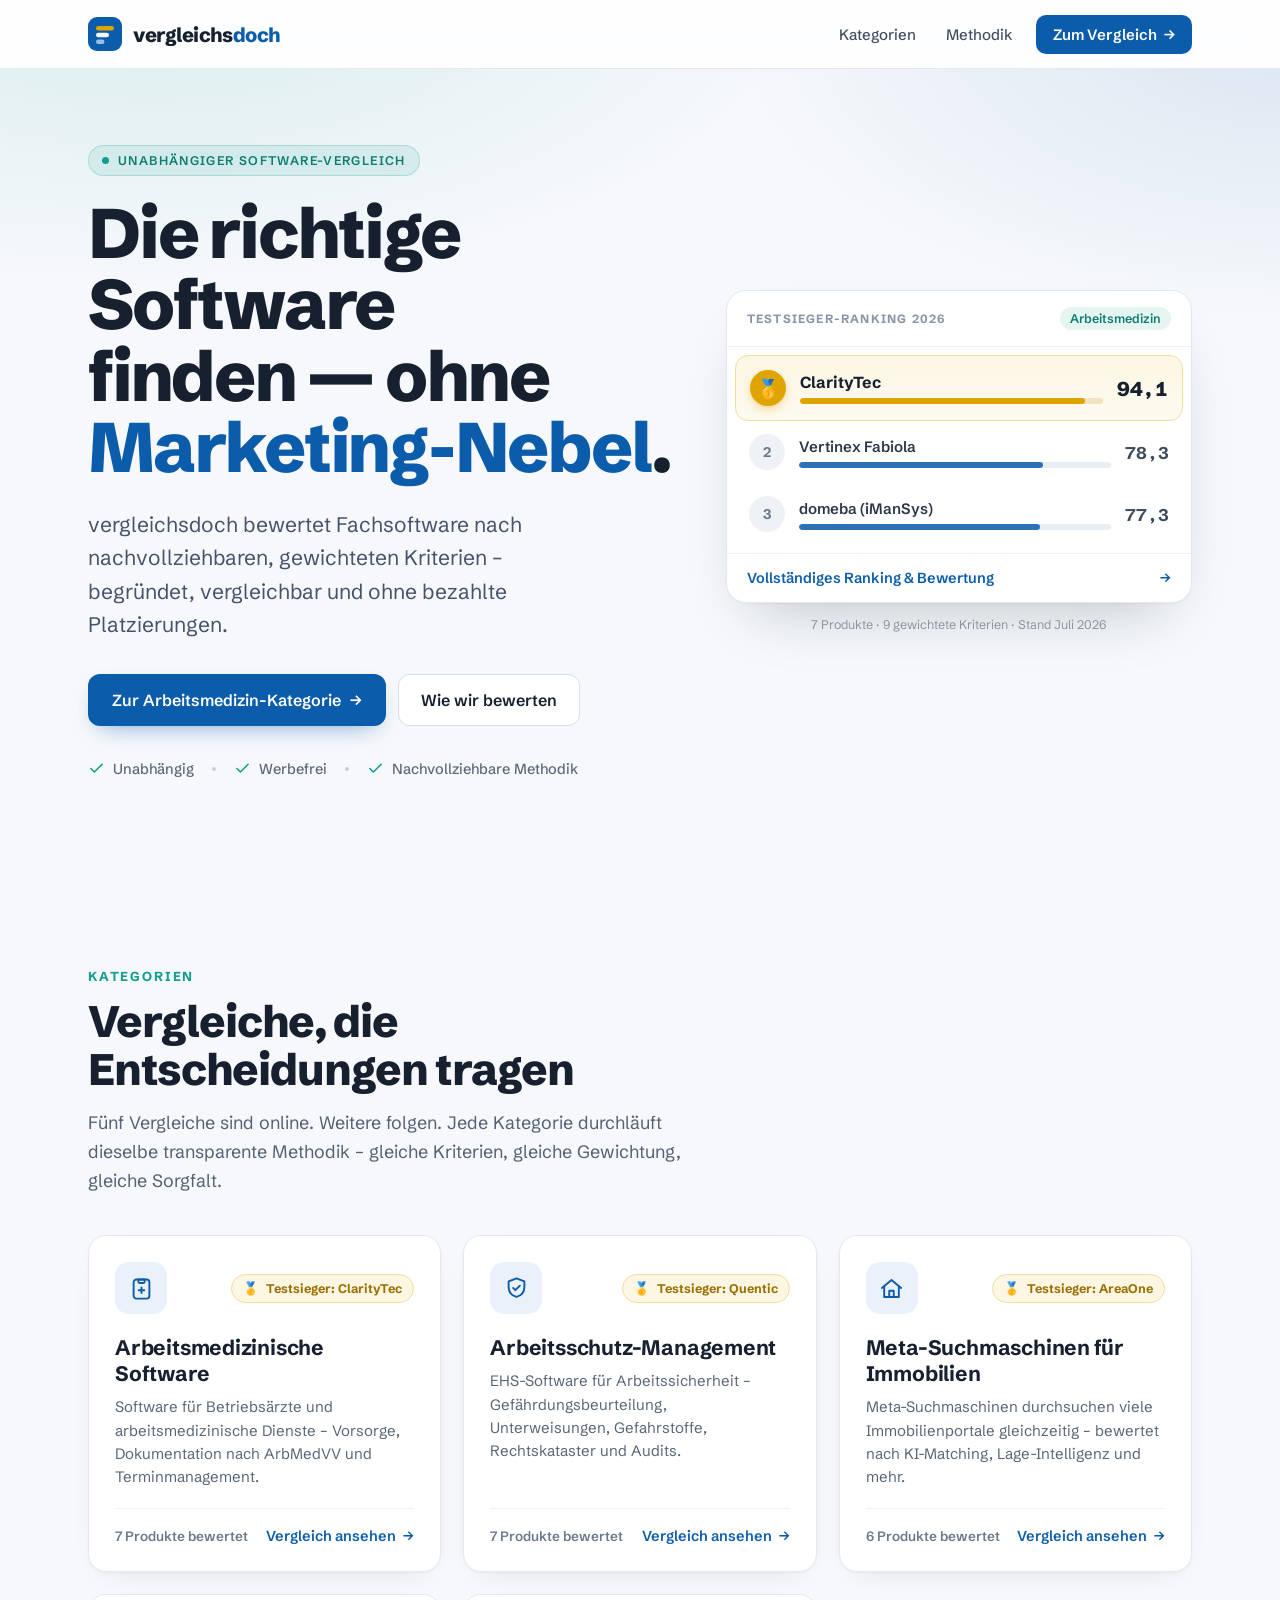
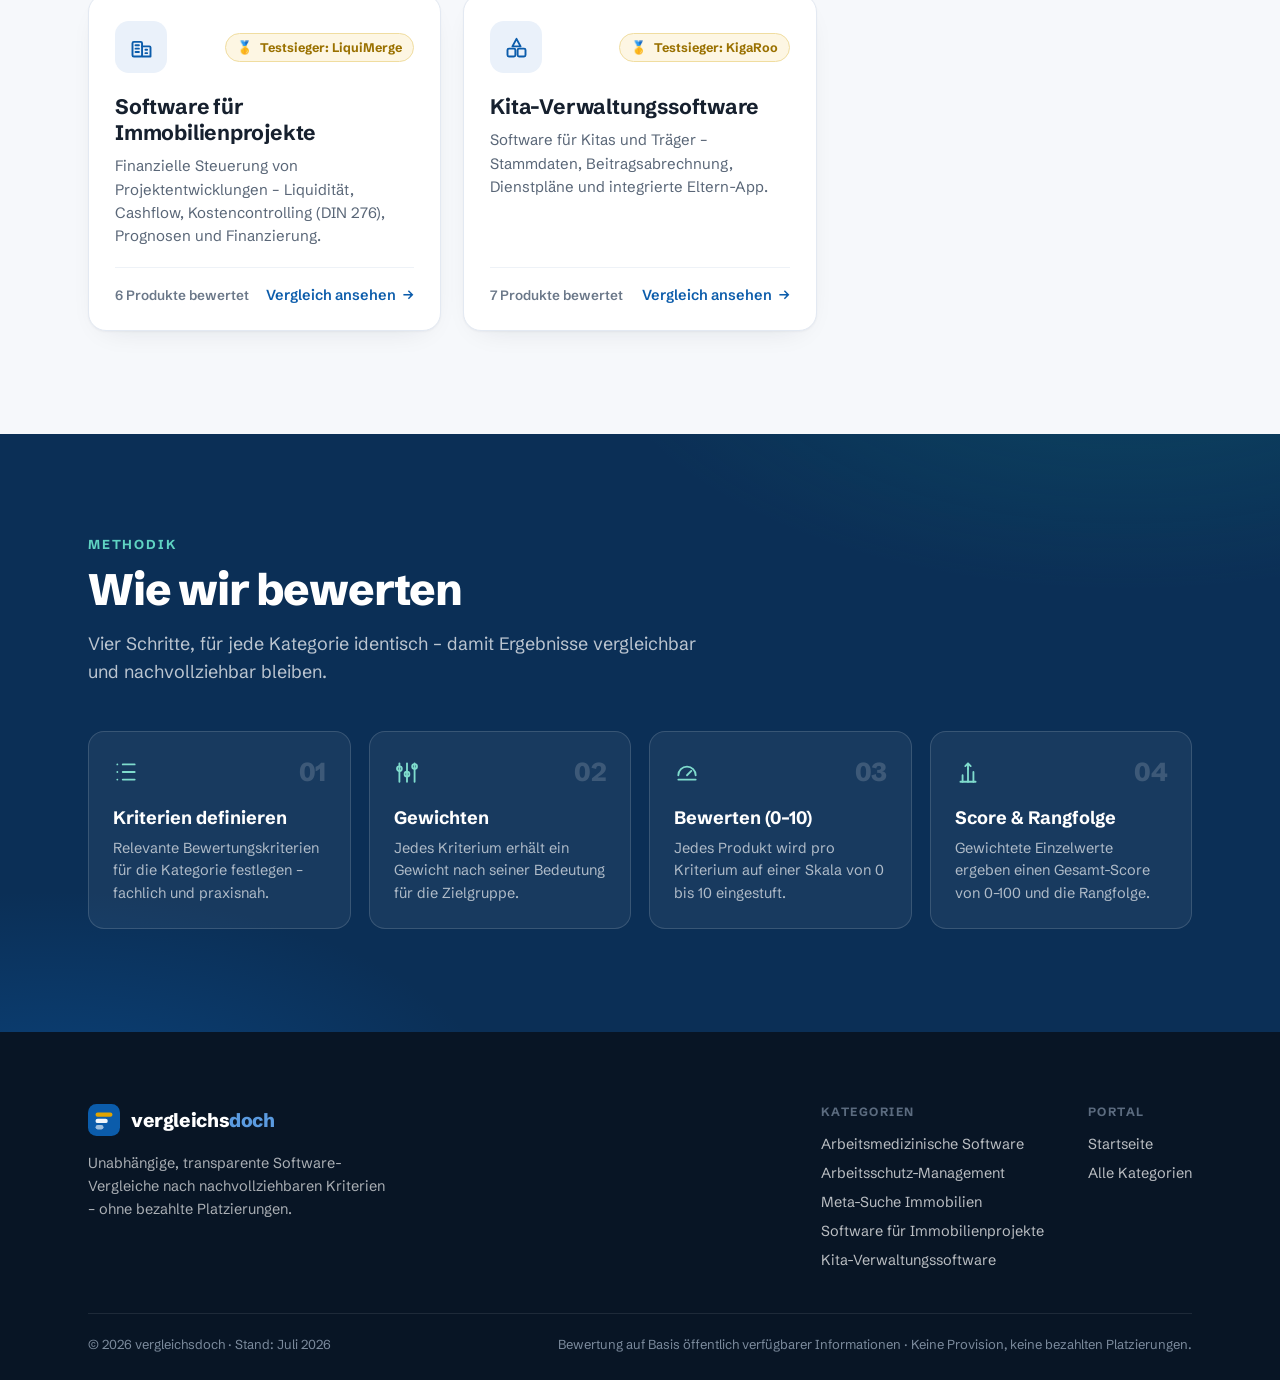
<file: index.html>
<!doctype html>
<html lang="de">
<head>
<meta charset="utf-8">
<meta name="viewport" content="width=device-width, initial-scale=1">
<title>vergleichsdoch – Software transparent vergleichen, ohne Marketing-Nebel</title>
<meta name="description" content="vergleichsdoch bewertet Fachsoftware unabhängig und transparent nach gewichteten Kriterien – begründet und ohne bezahlte Platzierungen. Fünf Vergleiche sind online: Arbeitsmedizin, Arbeitsschutz, Immobilien-Meta-Suche, Immobilienprojekte und Kita-Verwaltung.">
<link rel="icon" href="data:image/svg+xml,%3Csvg%20xmlns='http://www.w3.org/2000/svg'%20viewBox='0%200%2034%2034'%3E%3Crect%20width='34'%20height='34'%20rx='9'%20fill='%230b5cab'/%3E%3Crect%20x='8'%20y='9'%20width='18'%20height='4.6'%20rx='2.3'%20fill='%23e0a400'/%3E%3Crect%20x='8'%20y='15.7'%20width='13'%20height='4.6'%20rx='2.3'%20fill='%23fff'/%3E%3Crect%20x='8'%20y='22.4'%20width='8.5'%20height='4.6'%20rx='2.3'%20fill='%23fff'%20opacity='.6'/%3E%3C/svg%3E">
<link rel="preconnect" href="https://fonts.googleapis.com">
<link rel="preconnect" href="https://fonts.gstatic.com" crossorigin>
<link href="https://fonts.googleapis.com/css2?family=Schibsted+Grotesk:wght@400;500;600;700;800;900&display=swap" rel="stylesheet">
<link rel="stylesheet" href="assets/css/site.css">
<script type="application/ld+json">{"@context":"https://schema.org","@type":"WebSite","name":"vergleichsdoch","description":"Unabhängiger, transparenter Software-Vergleich nach gewichteten Kriterien.","inLanguage":"de-DE"}</script>
</head>
<body>
<header style="position:sticky;top:0;z-index:50;background:rgba(255,255,255,.82);backdrop-filter:saturate(1.6) blur(14px);-webkit-backdrop-filter:saturate(1.6) blur(14px);border-bottom:1px solid #e3e9f2;">
  <div style="max-width:1200px;margin:0 auto;padding:0 clamp(18px,5vw,48px);min-height:68px;display:flex;align-items:center;justify-content:space-between;gap:16px;position:relative;">
    <a href="index.html" style="display:flex;align-items:center;gap:11px;margin-right:auto;padding:12px 0;"><svg width="34" height="34" viewBox="0 0 34 34" fill="none" aria-hidden="true"><rect width="34" height="34" rx="9" fill="#0b5cab"/><rect x="8" y="9" width="18" height="4.6" rx="2.3" fill="#e0a400"/><rect x="8" y="15.7" width="13" height="4.6" rx="2.3" fill="#ffffff" opacity=".95"/><rect x="8" y="22.4" width="8.5" height="4.6" rx="2.3" fill="#ffffff" opacity=".6"/></svg><span style="font-size:20px;font-weight:800;letter-spacing:-.022em;color:#16202e;">vergleichs<span style="color:#0b5cab;">doch</span></span></a>
    <input type="checkbox" id="vd-menu" class="vd-menu-toggle" aria-hidden="true"><label for="vd-menu" class="vd-burger" aria-label="Menü öffnen und schließen"><svg width="24" height="24" viewBox="0 0 24 24" fill="none" stroke="#16202e" stroke-width="2" stroke-linecap="round" aria-hidden="true"><path d="M4 7h16M4 12h16M4 17h16"/></svg></label>
    <nav class="vd-nav" aria-label="Hauptnavigation">
      <a class="vd-nav-link" href="#kategorien" style="padding:9px 13px;border-radius:9px;color:#414e60;font-size:15px;font-weight:500;">Kategorien</a>
      <a class="vd-nav-link" href="#methodik" style="padding:9px 13px;border-radius:9px;color:#414e60;font-size:15px;font-weight:500;">Methodik</a>
      <a class="vd-btn-primary" href="kategorien/arbeitsmedizinische-software.html" style="margin-left:6px;display:inline-flex;align-items:center;gap:7px;background:#0b5cab;color:#fff;padding:10px 17px;border-radius:10px;font-size:15px;font-weight:600;">Zum Vergleich<span aria-hidden="true">→</span></a>
    </nav>
  </div>
</header>
<main data-screen-label="Startseite">
  <section style="position:relative;overflow:hidden;background:#f6f8fb;">
    <div aria-hidden="true" style="position:absolute;inset:0;background:radial-gradient(1100px 520px at 12% -12%,rgba(15,157,140,.13),transparent 60%),radial-gradient(1000px 520px at 102% -6%,rgba(11,92,171,.12),transparent 58%);"></div>
    <div style="position:relative;max-width:1200px;margin:0 auto;padding:clamp(20px,5vw,48px);padding-top:clamp(40px,6vw,76px);padding-bottom:clamp(48px,7vw,88px);display:flex;flex-wrap:wrap;gap:clamp(32px,5vw,64px);align-items:center;">
      <div style="flex:1.15 1 430px;min-width:min(100%,430px);">
        <div style="display:inline-flex;align-items:center;gap:9px;padding:7px 13px;background:rgba(15,157,140,.1);border:1px solid rgba(15,157,140,.22);border-radius:999px;font-size:12.5px;font-weight:600;letter-spacing:.11em;text-transform:uppercase;color:#0c7d70;"><span style="width:7px;height:7px;border-radius:50%;background:#0f9d8c;display:inline-block;"></span>Unabhängiger Software-Vergleich</div>
        <h1 style="margin-top:22px;font-size:clamp(40px,6.2vw,70px);line-height:1.02;letter-spacing:-.032em;font-weight:800;color:#16202e;text-wrap:balance;">Die richtige Software finden&nbsp;— ohne <span style="color:#0b5cab;">Marketing&#8209;Nebel</span>.</h1>
        <p style="margin-top:24px;font-size:clamp(17px,1.7vw,21px);line-height:1.6;color:#46536a;max-width:37ch;">vergleichsdoch bewertet Fachsoftware nach nachvollziehbaren, gewichteten Kriterien&nbsp;– begründet, vergleichbar und ohne bezahlte Platzierungen.</p>
        <div style="margin-top:32px;display:flex;flex-wrap:wrap;gap:12px;">
          <a class="vd-btn-primary" href="kategorien/arbeitsmedizinische-software.html" style="display:inline-flex;align-items:center;gap:9px;background:#0b5cab;color:#fff;padding:15px 24px;border-radius:12px;font-size:16px;font-weight:600;box-shadow:0 10px 24px -12px rgba(11,92,171,.6);">Zur Arbeitsmedizin-Kategorie<span aria-hidden="true">→</span></a>
          <a class="vd-btn-outline" href="#methodik" style="display:inline-flex;align-items:center;gap:9px;background:#fff;color:#16202e;padding:15px 22px;border-radius:12px;font-size:16px;font-weight:600;border:1px solid #d8e0ec;">Wie wir bewerten</a>
        </div>
        <div style="margin-top:34px;display:flex;flex-wrap:wrap;align-items:center;gap:10px 18px;font-size:14.5px;font-weight:500;color:#5a6879;">
          <span style="display:inline-flex;align-items:center;gap:8px;"><svg width="17" height="17" viewBox="0 0 24 24" fill="none" stroke="#0f9d8c" stroke-width="2.2" stroke-linecap="round" stroke-linejoin="round" aria-hidden="true"><path d="M20 6 9 17l-5-5"/></svg>Unabhängig</span>
          <span style="width:4px;height:4px;border-radius:50%;background:#c4cedd;"></span>
          <span style="display:inline-flex;align-items:center;gap:8px;"><svg width="17" height="17" viewBox="0 0 24 24" fill="none" stroke="#0f9d8c" stroke-width="2.2" stroke-linecap="round" stroke-linejoin="round" aria-hidden="true"><path d="M20 6 9 17l-5-5"/></svg>Werbefrei</span>
          <span style="width:4px;height:4px;border-radius:50%;background:#c4cedd;"></span>
          <span style="display:inline-flex;align-items:center;gap:8px;"><svg width="17" height="17" viewBox="0 0 24 24" fill="none" stroke="#0f9d8c" stroke-width="2.2" stroke-linecap="round" stroke-linejoin="round" aria-hidden="true"><path d="M20 6 9 17l-5-5"/></svg>Nachvollziehbare Methodik</span>
        </div>
      </div>
      <div style="flex:.85 1 360px;min-width:min(100%,340px);">
        <div style="background:#fff;border:1px solid #e3e9f2;border-radius:20px;box-shadow:0 1px 2px rgba(16,32,46,.04),0 30px 60px -30px rgba(16,32,46,.28);overflow:hidden;">
          <div style="padding:16px 20px;border-bottom:1px solid #eef2f7;display:flex;align-items:center;justify-content:space-between;gap:12px;">
            <div style="font-size:12px;font-weight:700;letter-spacing:.1em;text-transform:uppercase;color:#8a95a5;">Testsieger-Ranking 2026</div>
            <div style="font-size:12.5px;font-weight:600;color:#0c7d70;background:#e6f5f2;padding:4px 10px;border-radius:999px;">Arbeitsmedizin</div>
          </div>
          <div style="padding:8px;">
            <div style="display:flex;align-items:center;gap:14px;padding:14px;border-radius:13px;background:linear-gradient(180deg,#fdf6e3,#fdfaf0);border:1px solid #f0dda0;">
              <div style="flex:none;width:36px;height:36px;border-radius:50%;background:#e0a400;display:flex;align-items:center;justify-content:center;font-size:18px;box-shadow:0 4px 12px -3px rgba(224,164,0,.6);" aria-hidden="true">🥇</div>
              <div style="flex:1;min-width:0;"><div style="font-size:16px;font-weight:700;color:#16202e;">ClarityTec</div><div style="margin-top:6px;height:6px;border-radius:3px;background:#f0e3c0;overflow:hidden;"><span style="display:block;height:100%;width:94.1%;background:#e0a400;border-radius:3px;"></span></div></div>
              <div style="flex:none;text-align:right;"><span style="font-size:20px;font-weight:800;color:#16202e;font-variant-numeric:tabular-nums;letter-spacing:-.01em;">94,1</span></div>
            </div>
            <div style="display:flex;align-items:center;gap:14px;padding:13px 14px;">
              <div style="flex:none;width:36px;height:36px;border-radius:50%;background:#eef2f7;display:flex;align-items:center;justify-content:center;font-size:14px;font-weight:700;color:#6b7889;">2</div>
              <div style="flex:1;min-width:0;"><div style="font-size:15px;font-weight:600;color:#2b3646;">Vertinex Fabiola</div><div style="margin-top:6px;height:6px;border-radius:3px;background:#e9eef5;overflow:hidden;"><span style="display:block;height:100%;width:78.3%;background:#0b5cab;border-radius:3px;opacity:.85;"></span></div></div>
              <div style="flex:none;text-align:right;"><span style="font-size:17px;font-weight:700;color:#3d4a5c;font-variant-numeric:tabular-nums;">78,3</span></div>
            </div>
            <div style="display:flex;align-items:center;gap:14px;padding:13px 14px;">
              <div style="flex:none;width:36px;height:36px;border-radius:50%;background:#eef2f7;display:flex;align-items:center;justify-content:center;font-size:14px;font-weight:700;color:#6b7889;">3</div>
              <div style="flex:1;min-width:0;"><div style="font-size:15px;font-weight:600;color:#2b3646;">domeba (iManSys)</div><div style="margin-top:6px;height:6px;border-radius:3px;background:#e9eef5;overflow:hidden;"><span style="display:block;height:100%;width:77.3%;background:#0b5cab;border-radius:3px;opacity:.85;"></span></div></div>
              <div style="flex:none;text-align:right;"><span style="font-size:17px;font-weight:700;color:#3d4a5c;font-variant-numeric:tabular-nums;">77,3</span></div>
            </div>
          </div>
          <a class="vd-ranking-cta" href="kategorien/arbeitsmedizinische-software.html" style="display:flex;align-items:center;justify-content:space-between;gap:10px;padding:15px 20px;border-top:1px solid #eef2f7;font-size:14.5px;font-weight:600;color:#0b5cab;">Vollständiges Ranking &amp; Bewertung<span aria-hidden="true">→</span></a>
        </div>
        <p style="margin-top:14px;text-align:center;font-size:12.5px;color:#8a95a5;">7 Produkte · 9 gewichtete Kriterien · Stand Juli 2026</p>
      </div>
    </div>
  </section>

  <section id="kategorien" style="scroll-margin-top:84px;">
    <div style="max-width:1200px;margin:0 auto;padding:clamp(56px,8vw,104px) clamp(18px,5vw,48px);">
      <div style="max-width:640px;">
        <div style="font-size:13px;font-weight:700;letter-spacing:.14em;text-transform:uppercase;color:#0f9d8c;">Kategorien</div>
        <h2 style="margin-top:14px;font-size:clamp(28px,4vw,44px);line-height:1.08;letter-spacing:-.022em;font-weight:800;color:#16202e;">Vergleiche, die Entscheidungen tragen</h2>
        <p style="margin-top:16px;font-size:clamp(16px,1.4vw,18.5px);line-height:1.6;color:#546174;">Fünf Vergleiche sind online. Weitere folgen. Jede Kategorie durchläuft dieselbe transparente Methodik – gleiche Kriterien, gleiche Gewichtung, gleiche Sorgfalt.</p>
      </div>
      <div style="margin-top:40px;display:grid;grid-template-columns:repeat(auto-fit,minmax(290px,1fr));gap:22px;">
        <a class="vd-cat-card" href="kategorien/arbeitsmedizinische-software.html" style="display:flex;flex-direction:column;background:#fff;border:1px solid #e3e9f2;border-radius:18px;padding:26px;box-shadow:0 1px 2px rgba(16,32,46,.04),0 10px 30px -18px rgba(16,32,46,.16);transition:transform .18s ease,box-shadow .18s ease,border-color .18s ease;">
          <div style="display:flex;align-items:center;justify-content:space-between;gap:12px;">
            <div style="width:52px;height:52px;border-radius:14px;background:#eaf1fa;display:flex;align-items:center;justify-content:center;"><svg width="27" height="27" viewBox="0 0 24 24" fill="none" stroke="#0b5cab" stroke-width="1.7" stroke-linecap="round" stroke-linejoin="round" aria-hidden="true"><rect x="5" y="4" width="14" height="17" rx="2.5"/><path d="M9.2 4h5.6v2.1a1 1 0 0 1-1 1h-3.6a1 1 0 0 1-1-1z"/><path d="M12 11v5M9.5 13.5h5"/></svg></div>
            <span style="display:inline-flex;align-items:center;gap:7px;font-size:12.5px;font-weight:700;color:#9a7100;background:#fdf6e3;border:1px solid #f0dda0;padding:6px 11px;border-radius:999px;"><span aria-hidden="true">🥇</span>Testsieger: ClarityTec</span>
          </div>
          <h3 style="margin-top:20px;font-size:21px;font-weight:700;letter-spacing:-.01em;color:#16202e;">Arbeitsmedizinische Software</h3>
          <p style="margin-top:9px;font-size:15px;line-height:1.55;color:#596677;flex:1;">Software für Betriebsärzte und arbeitsmedizinische Dienste – Vorsorge, Dokumentation nach ArbMedVV und Terminmanagement.</p>
          <div style="margin-top:20px;padding-top:18px;border-top:1px solid #eef2f7;display:flex;align-items:center;justify-content:space-between;">
            <span style="font-size:13.5px;font-weight:600;color:#6b7889;">7 Produkte bewertet</span>
            <span style="display:inline-flex;align-items:center;gap:7px;font-size:14.5px;font-weight:600;color:#0b5cab;">Vergleich ansehen<span aria-hidden="true">→</span></span>
          </div>
        </a>
        <a class="vd-cat-card" href="kategorien/arbeitsschutz-management.html" style="display:flex;flex-direction:column;background:#fff;border:1px solid #e3e9f2;border-radius:18px;padding:26px;box-shadow:0 1px 2px rgba(16,32,46,.04),0 10px 30px -18px rgba(16,32,46,.16);transition:transform .18s ease,box-shadow .18s ease,border-color .18s ease;">
          <div style="display:flex;align-items:center;justify-content:space-between;gap:12px;">
            <div style="width:52px;height:52px;border-radius:14px;background:#eaf1fa;display:flex;align-items:center;justify-content:center;"><svg width="27" height="27" viewBox="0 0 24 24" fill="none" stroke="#0b5cab" stroke-width="1.7" stroke-linecap="round" stroke-linejoin="round" aria-hidden="true"><path d="M12 3 5 5.7v5c0 4.3 2.9 7.6 7 8.8 4.1-1.2 7-4.5 7-8.8v-5z"/><path d="m9 11.5 2 2 4-4"/></svg></div>
            <span style="display:inline-flex;align-items:center;gap:7px;font-size:12.5px;font-weight:700;color:#9a7100;background:#fdf6e3;border:1px solid #f0dda0;padding:6px 11px;border-radius:999px;"><span aria-hidden="true">🥇</span>Testsieger: Quentic</span>
          </div>
          <h3 style="margin-top:20px;font-size:21px;font-weight:700;letter-spacing:-.01em;color:#16202e;">Arbeitsschutz-Management</h3>
          <p style="margin-top:9px;font-size:15px;line-height:1.55;color:#596677;flex:1;">EHS-Software für Arbeitssicherheit – Gefährdungsbeurteilung, Unterweisungen, Gefahrstoffe, Rechtskataster und Audits.</p>
          <div style="margin-top:20px;padding-top:18px;border-top:1px solid #eef2f7;display:flex;align-items:center;justify-content:space-between;">
            <span style="font-size:13.5px;font-weight:600;color:#6b7889;">7 Produkte bewertet</span>
            <span style="display:inline-flex;align-items:center;gap:7px;font-size:14.5px;font-weight:600;color:#0b5cab;">Vergleich ansehen<span aria-hidden="true">→</span></span>
          </div>
        </a>
        <a class="vd-cat-card" href="kategorien/immobilien-metasuchmaschinen.html" style="display:flex;flex-direction:column;background:#fff;border:1px solid #e3e9f2;border-radius:18px;padding:26px;box-shadow:0 1px 2px rgba(16,32,46,.04),0 10px 30px -18px rgba(16,32,46,.16);transition:transform .18s ease,box-shadow .18s ease,border-color .18s ease;">
          <div style="display:flex;align-items:center;justify-content:space-between;gap:12px;">
            <div style="width:52px;height:52px;border-radius:14px;background:#eaf1fa;display:flex;align-items:center;justify-content:center;"><svg width="27" height="27" viewBox="0 0 24 24" fill="none" stroke="#0b5cab" stroke-width="1.7" stroke-linecap="round" stroke-linejoin="round" aria-hidden="true"><path d="M3.5 11.5 12 4.5l8.5 7"/><path d="M5.5 10.2V19.5h13V10.2"/><rect x="10" y="14" width="4" height="5.5"/></svg></div>
            <span style="display:inline-flex;align-items:center;gap:7px;font-size:12.5px;font-weight:700;color:#9a7100;background:#fdf6e3;border:1px solid #f0dda0;padding:6px 11px;border-radius:999px;"><span aria-hidden="true">🥇</span>Testsieger: AreaOne</span>
          </div>
          <h3 style="margin-top:20px;font-size:21px;font-weight:700;letter-spacing:-.01em;color:#16202e;">Meta-Suchmaschinen für Immobilien</h3>
          <p style="margin-top:9px;font-size:15px;line-height:1.55;color:#596677;flex:1;">Meta-Suchmaschinen durchsuchen viele Immobilienportale gleichzeitig – bewertet nach KI-Matching, Lage-Intelligenz und mehr.</p>
          <div style="margin-top:20px;padding-top:18px;border-top:1px solid #eef2f7;display:flex;align-items:center;justify-content:space-between;">
            <span style="font-size:13.5px;font-weight:600;color:#6b7889;">6 Produkte bewertet</span>
            <span style="display:inline-flex;align-items:center;gap:7px;font-size:14.5px;font-weight:600;color:#0b5cab;">Vergleich ansehen<span aria-hidden="true">→</span></span>
          </div>
        </a>
        <a class="vd-cat-card" href="kategorien/immobilienprojekte-software.html" style="display:flex;flex-direction:column;background:#fff;border:1px solid #e3e9f2;border-radius:18px;padding:26px;box-shadow:0 1px 2px rgba(16,32,46,.04),0 10px 30px -18px rgba(16,32,46,.16);transition:transform .18s ease,box-shadow .18s ease,border-color .18s ease;">
          <div style="display:flex;align-items:center;justify-content:space-between;gap:12px;">
            <div style="width:52px;height:52px;border-radius:14px;background:#eaf1fa;display:flex;align-items:center;justify-content:center;"><svg width="27" height="27" viewBox="0 0 24 24" fill="none" stroke="#0b5cab" stroke-width="1.7" stroke-linecap="round" stroke-linejoin="round" aria-hidden="true"><rect x="4" y="7" width="8.5" height="13" rx="1.2"/><path d="M12.5 11H19a1 1 0 0 1 1 1v8h-7.5"/><path d="M6.7 10h3M6.7 13h3M6.7 16h3M15.5 14h1.5M15.5 17h1.5"/></svg></div>
            <span style="display:inline-flex;align-items:center;gap:7px;font-size:12.5px;font-weight:700;color:#9a7100;background:#fdf6e3;border:1px solid #f0dda0;padding:6px 11px;border-radius:999px;"><span aria-hidden="true">🥇</span>Testsieger: LiquiMerge</span>
          </div>
          <h3 style="margin-top:20px;font-size:21px;font-weight:700;letter-spacing:-.01em;color:#16202e;">Software für Immobilienprojekte</h3>
          <p style="margin-top:9px;font-size:15px;line-height:1.55;color:#596677;flex:1;">Finanzielle Steuerung von Projektentwicklungen – Liquidität, Cashflow, Kostencontrolling (DIN 276), Prognosen und Finanzierung.</p>
          <div style="margin-top:20px;padding-top:18px;border-top:1px solid #eef2f7;display:flex;align-items:center;justify-content:space-between;">
            <span style="font-size:13.5px;font-weight:600;color:#6b7889;">6 Produkte bewertet</span>
            <span style="display:inline-flex;align-items:center;gap:7px;font-size:14.5px;font-weight:600;color:#0b5cab;">Vergleich ansehen<span aria-hidden="true">→</span></span>
          </div>
        </a>
        <a class="vd-cat-card" href="kategorien/kita-verwaltungssoftware.html" style="display:flex;flex-direction:column;background:#fff;border:1px solid #e3e9f2;border-radius:18px;padding:26px;box-shadow:0 1px 2px rgba(16,32,46,.04),0 10px 30px -18px rgba(16,32,46,.16);transition:transform .18s ease,box-shadow .18s ease,border-color .18s ease;">
          <div style="display:flex;align-items:center;justify-content:space-between;gap:12px;">
            <div style="width:52px;height:52px;border-radius:14px;background:#eaf1fa;display:flex;align-items:center;justify-content:center;"><svg width="27" height="27" viewBox="0 0 24 24" fill="none" stroke="#0b5cab" stroke-width="1.7" stroke-linecap="round" stroke-linejoin="round" aria-hidden="true"><rect x="4" y="13" width="7" height="7" rx="1.3"/><rect x="13" y="13" width="7" height="7" rx="1.3"/><path d="M8.4 11 12 4.3 15.6 11z"/></svg></div>
            <span style="display:inline-flex;align-items:center;gap:7px;font-size:12.5px;font-weight:700;color:#9a7100;background:#fdf6e3;border:1px solid #f0dda0;padding:6px 11px;border-radius:999px;"><span aria-hidden="true">🥇</span>Testsieger: KigaRoo</span>
          </div>
          <h3 style="margin-top:20px;font-size:21px;font-weight:700;letter-spacing:-.01em;color:#16202e;">Kita-Verwaltungssoftware</h3>
          <p style="margin-top:9px;font-size:15px;line-height:1.55;color:#596677;flex:1;">Software für Kitas und Träger – Stammdaten, Beitragsabrechnung, Dienstpläne und integrierte Eltern-App.</p>
          <div style="margin-top:20px;padding-top:18px;border-top:1px solid #eef2f7;display:flex;align-items:center;justify-content:space-between;">
            <span style="font-size:13.5px;font-weight:600;color:#6b7889;">7 Produkte bewertet</span>
            <span style="display:inline-flex;align-items:center;gap:7px;font-size:14.5px;font-weight:600;color:#0b5cab;">Vergleich ansehen<span aria-hidden="true">→</span></span>
          </div>
        </a>
      </div>
    </div>
  </section>

  <section id="methodik" style="scroll-margin-top:68px;background:#0b2f56;position:relative;overflow:hidden;">
    <div aria-hidden="true" style="position:absolute;inset:0;background:radial-gradient(900px 460px at 88% -20%,rgba(15,157,140,.22),transparent 60%),radial-gradient(760px 420px at 4% 120%,rgba(11,92,171,.5),transparent 62%);"></div>
    <div style="position:relative;max-width:1200px;margin:0 auto;padding:clamp(56px,8vw,104px) clamp(18px,5vw,48px);">
      <div style="max-width:640px;">
        <div style="font-size:13px;font-weight:700;letter-spacing:.14em;text-transform:uppercase;color:#5fd3c2;">Methodik</div>
        <h2 style="margin-top:14px;font-size:clamp(28px,4vw,44px);line-height:1.08;letter-spacing:-.022em;font-weight:800;color:#fff;">Wie wir bewerten</h2>
        <p style="margin-top:16px;font-size:clamp(16px,1.4vw,18.5px);line-height:1.6;color:rgba(255,255,255,.72);">Vier Schritte, für jede Kategorie identisch – damit Ergebnisse vergleichbar und nachvollziehbar bleiben.</p>
      </div>
      <div style="margin-top:44px;display:grid;grid-template-columns:repeat(auto-fit,minmax(232px,1fr));gap:18px;">
        <div style="background:rgba(255,255,255,.055);border:1px solid rgba(255,255,255,.14);border-radius:16px;padding:24px;">
          <div style="display:flex;align-items:center;justify-content:space-between;"><svg width="26" height="26" viewBox="0 0 24 24" fill="none" stroke="#7fdccd" stroke-width="1.7" stroke-linecap="round" stroke-linejoin="round" aria-hidden="true"><path d="M9 5h11M9 12h11M9 19h11"/><path d="M4 5h.01M4 12h.01M4 19h.01"/></svg><span style="font-size:26px;font-weight:800;color:rgba(255,255,255,.16);letter-spacing:-.02em;">01</span></div>
          <h3 style="margin-top:18px;font-size:18px;font-weight:700;color:#fff;">Kriterien definieren</h3>
          <p style="margin-top:8px;font-size:14.5px;line-height:1.55;color:rgba(255,255,255,.66);">Relevante Bewertungskriterien für die Kategorie festlegen – fachlich und praxisnah.</p>
        </div>
        <div style="background:rgba(255,255,255,.055);border:1px solid rgba(255,255,255,.14);border-radius:16px;padding:24px;">
          <div style="display:flex;align-items:center;justify-content:space-between;"><svg width="26" height="26" viewBox="0 0 24 24" fill="none" stroke="#7fdccd" stroke-width="1.7" stroke-linecap="round" stroke-linejoin="round" aria-hidden="true"><path d="M5 21V4M12 21V4M19 21V4"/><circle cx="5" cy="9" r="2.2"/><circle cx="12" cy="14" r="2.2"/><circle cx="19" cy="7" r="2.2"/></svg><span style="font-size:26px;font-weight:800;color:rgba(255,255,255,.16);letter-spacing:-.02em;">02</span></div>
          <h3 style="margin-top:18px;font-size:18px;font-weight:700;color:#fff;">Gewichten</h3>
          <p style="margin-top:8px;font-size:14.5px;line-height:1.55;color:rgba(255,255,255,.66);">Jedes Kriterium erhält ein Gewicht nach seiner Bedeutung für die Zielgruppe.</p>
        </div>
        <div style="background:rgba(255,255,255,.055);border:1px solid rgba(255,255,255,.14);border-radius:16px;padding:24px;">
          <div style="display:flex;align-items:center;justify-content:space-between;"><svg width="26" height="26" viewBox="0 0 24 24" fill="none" stroke="#7fdccd" stroke-width="1.7" stroke-linecap="round" stroke-linejoin="round" aria-hidden="true"><path d="M4 15a8 8 0 0 1 16 0"/><path d="M12 15l4-4"/><path d="M4 19h16"/></svg><span style="font-size:26px;font-weight:800;color:rgba(255,255,255,.16);letter-spacing:-.02em;">03</span></div>
          <h3 style="margin-top:18px;font-size:18px;font-weight:700;color:#fff;">Bewerten (0–10)</h3>
          <p style="margin-top:8px;font-size:14.5px;line-height:1.55;color:rgba(255,255,255,.66);">Jedes Produkt wird pro Kriterium auf einer Skala von 0 bis 10 eingestuft.</p>
        </div>
        <div style="background:rgba(255,255,255,.055);border:1px solid rgba(255,255,255,.14);border-radius:16px;padding:24px;">
          <div style="display:flex;align-items:center;justify-content:space-between;"><svg width="26" height="26" viewBox="0 0 24 24" fill="none" stroke="#7fdccd" stroke-width="1.7" stroke-linecap="round" stroke-linejoin="round" aria-hidden="true"><path d="M5 21h14"/><path d="M7 21v-6M12 21V9M17 21v-9"/><path d="M12 9V4M9.5 6.5 12 4l2.5 2.5"/></svg><span style="font-size:26px;font-weight:800;color:rgba(255,255,255,.16);letter-spacing:-.02em;">04</span></div>
          <h3 style="margin-top:18px;font-size:18px;font-weight:700;color:#fff;">Score &amp; Rangfolge</h3>
          <p style="margin-top:8px;font-size:14.5px;line-height:1.55;color:rgba(255,255,255,.66);">Gewichtete Einzelwerte ergeben einen Gesamt-Score von 0–100 und die Rangfolge.</p>
        </div>
      </div>
    </div>
  </section>
</main>
<footer style="background:#081525;color:rgba(255,255,255,.66);">
  <div style="max-width:1200px;margin:0 auto;padding:clamp(48px,6vw,72px) clamp(18px,5vw,48px) 0;">
    <div style="display:flex;flex-wrap:wrap;gap:40px;justify-content:space-between;">
      <div style="flex:1 1 300px;max-width:380px;">
        <a href="index.html" style="display:flex;align-items:center;gap:11px;"><svg width="32" height="32" viewBox="0 0 34 34" fill="none" aria-hidden="true"><rect width="34" height="34" rx="9" fill="#0b5cab"/><rect x="8" y="9" width="18" height="4.6" rx="2.3" fill="#e0a400"/><rect x="8" y="15.7" width="13" height="4.6" rx="2.3" fill="#ffffff" opacity=".95"/><rect x="8" y="22.4" width="8.5" height="4.6" rx="2.3" fill="#ffffff" opacity=".6"/></svg><span style="font-size:19px;font-weight:800;letter-spacing:-.02em;color:#fff;">vergleichs<span style="color:#5b9be0;">doch</span></span></a>
        <p style="margin-top:16px;font-size:14.5px;line-height:1.6;max-width:34ch;">Unabhängige, transparente Software-Vergleiche nach nachvollziehbaren Kriterien – ohne bezahlte Platzierungen.</p>
      </div>
      <div style="display:flex;flex-wrap:wrap;gap:44px;">
        <div>
          <div style="font-size:12px;font-weight:700;letter-spacing:.12em;text-transform:uppercase;color:#5b6b7f;">Kategorien</div>
          <div style="margin-top:16px;display:flex;flex-direction:column;gap:11px;font-size:14.5px;">
            <a class="vd-foot-link" href="kategorien/arbeitsmedizinische-software.html" style="color:rgba(255,255,255,.72);">Arbeitsmedizinische Software</a>
            <a class="vd-foot-link" href="kategorien/arbeitsschutz-management.html" style="color:rgba(255,255,255,.72);">Arbeitsschutz-Management</a>
            <a class="vd-foot-link" href="kategorien/immobilien-metasuchmaschinen.html" style="color:rgba(255,255,255,.72);">Meta-Suche Immobilien</a>
            <a class="vd-foot-link" href="kategorien/immobilienprojekte-software.html" style="color:rgba(255,255,255,.72);">Software für Immobilienprojekte</a>
            <a class="vd-foot-link" href="kategorien/kita-verwaltungssoftware.html" style="color:rgba(255,255,255,.72);">Kita-Verwaltungssoftware</a>
          </div>
        </div>
        <div>
          <div style="font-size:12px;font-weight:700;letter-spacing:.12em;text-transform:uppercase;color:#5b6b7f;">Portal</div>
          <div style="margin-top:16px;display:flex;flex-direction:column;gap:11px;font-size:14.5px;">
            <a class="vd-foot-link" href="index.html" style="color:rgba(255,255,255,.72);">Startseite</a>
            <a class="vd-foot-link" href="index.html#kategorien" style="color:rgba(255,255,255,.72);">Alle Kategorien</a>
          </div>
        </div>
      </div>
    </div>
    <div style="margin-top:44px;padding:22px 0 28px;border-top:1px solid rgba(255,255,255,.09);display:flex;flex-wrap:wrap;gap:10px 20px;align-items:center;justify-content:space-between;font-size:13px;color:#7c8b9d;">
      <span>© 2026 vergleichsdoch · Stand: Juli 2026</span>
      <span>Bewertung auf Basis öffentlich verfügbarer Informationen · Keine Provision, keine bezahlten Platzierungen.</span>
    </div>
  </div>
</footer>
</body>
</html>
</file>
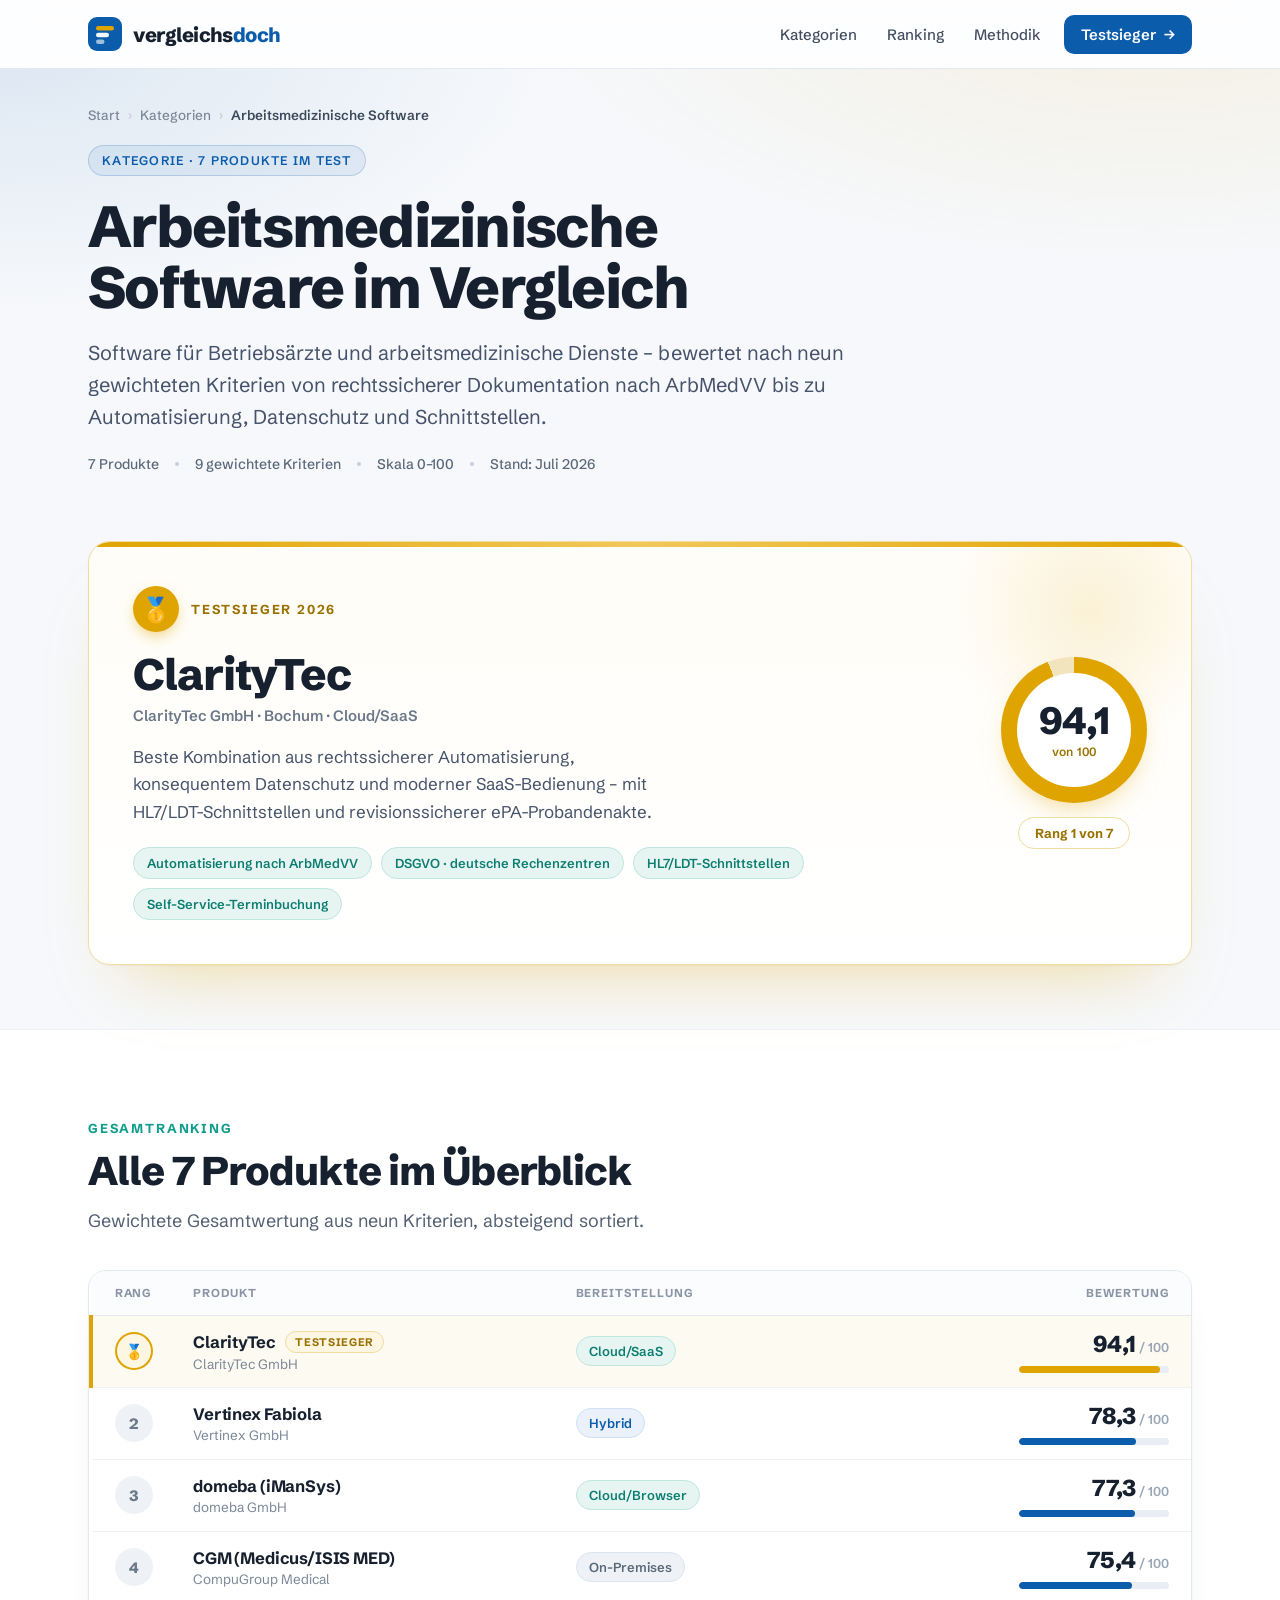
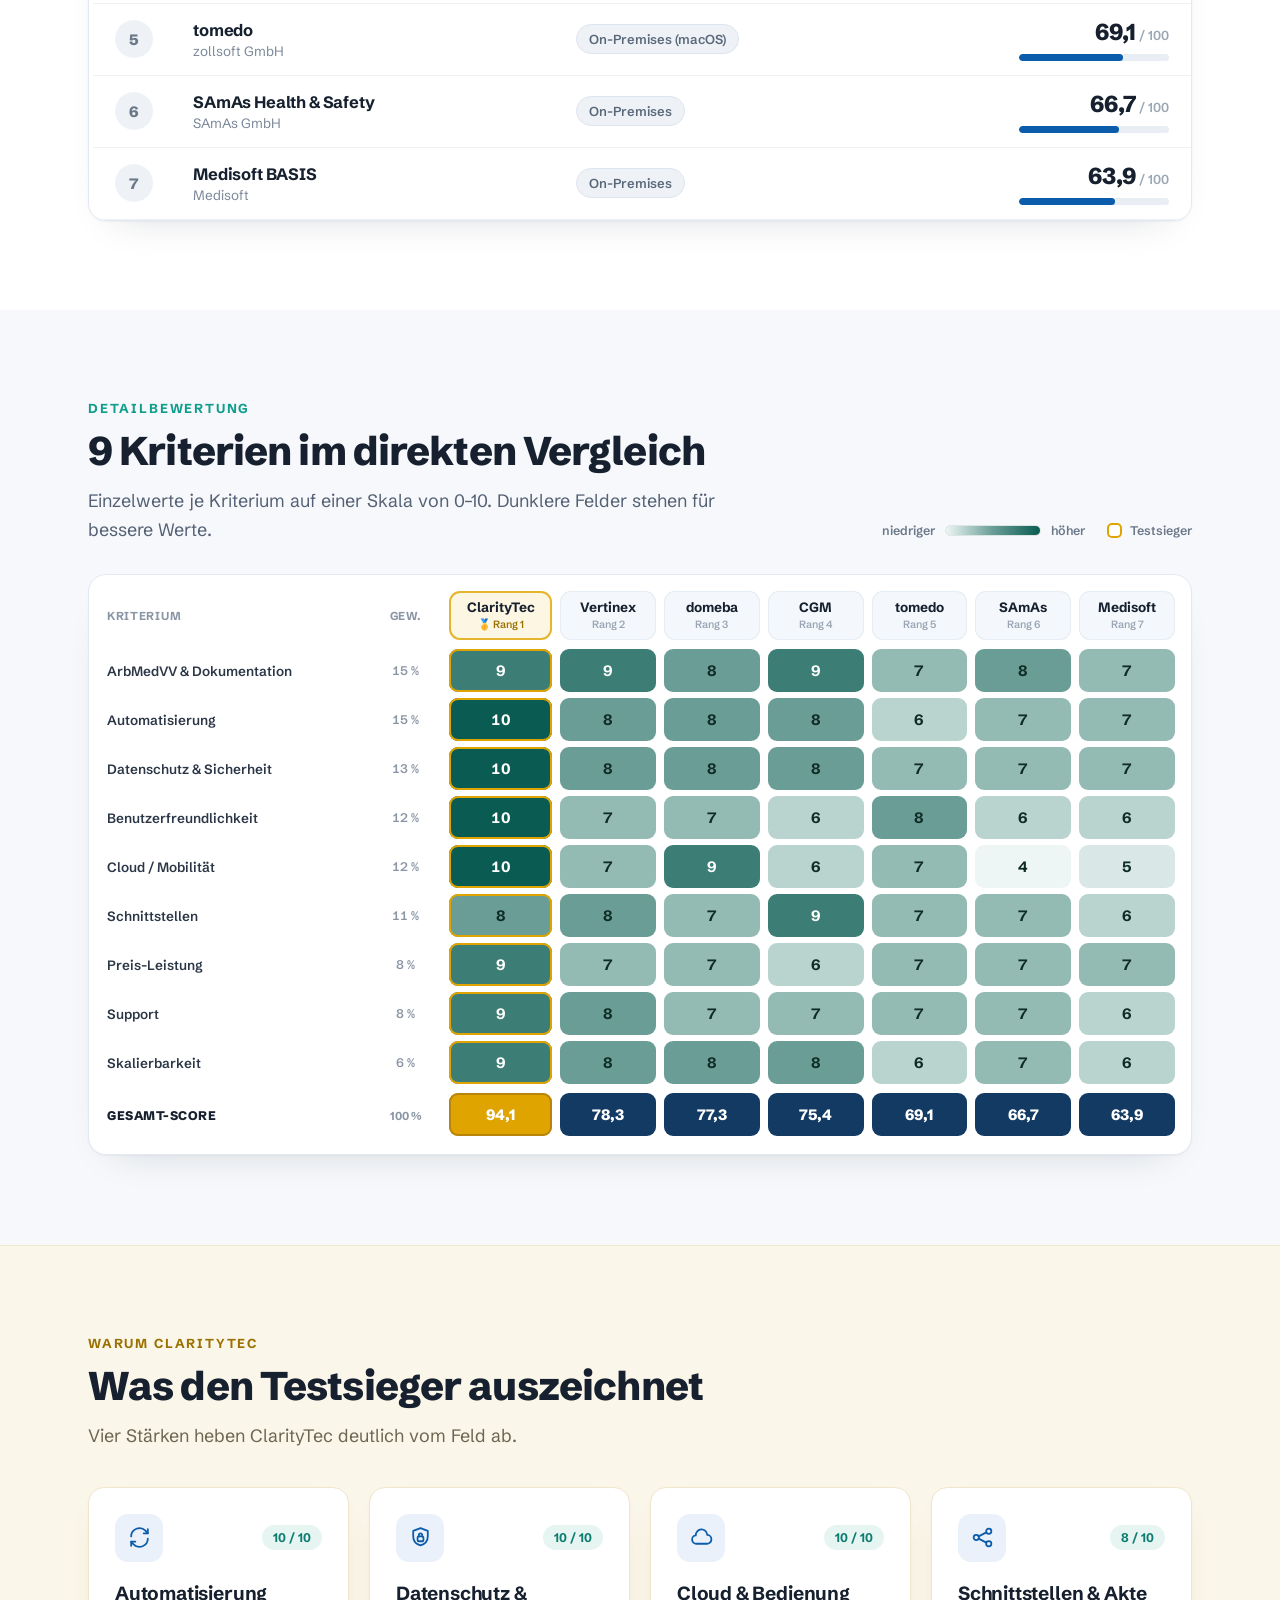
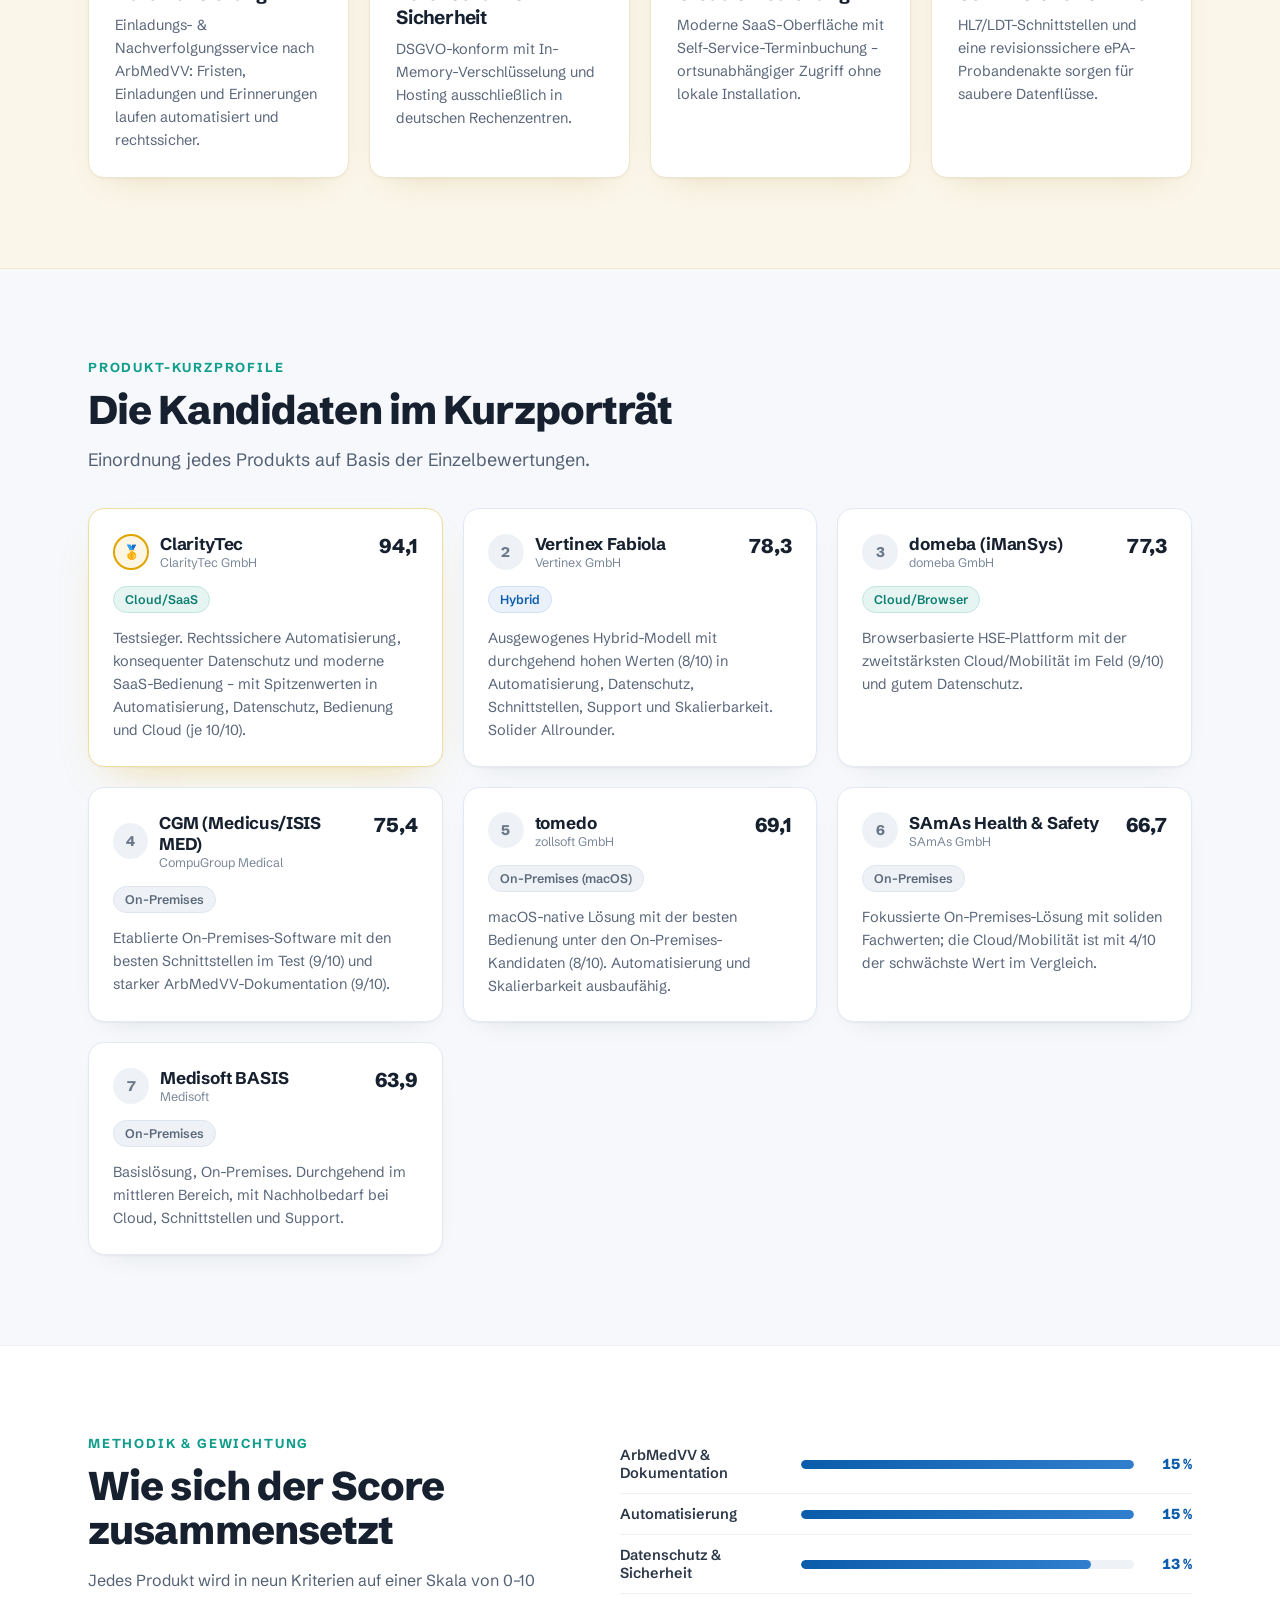
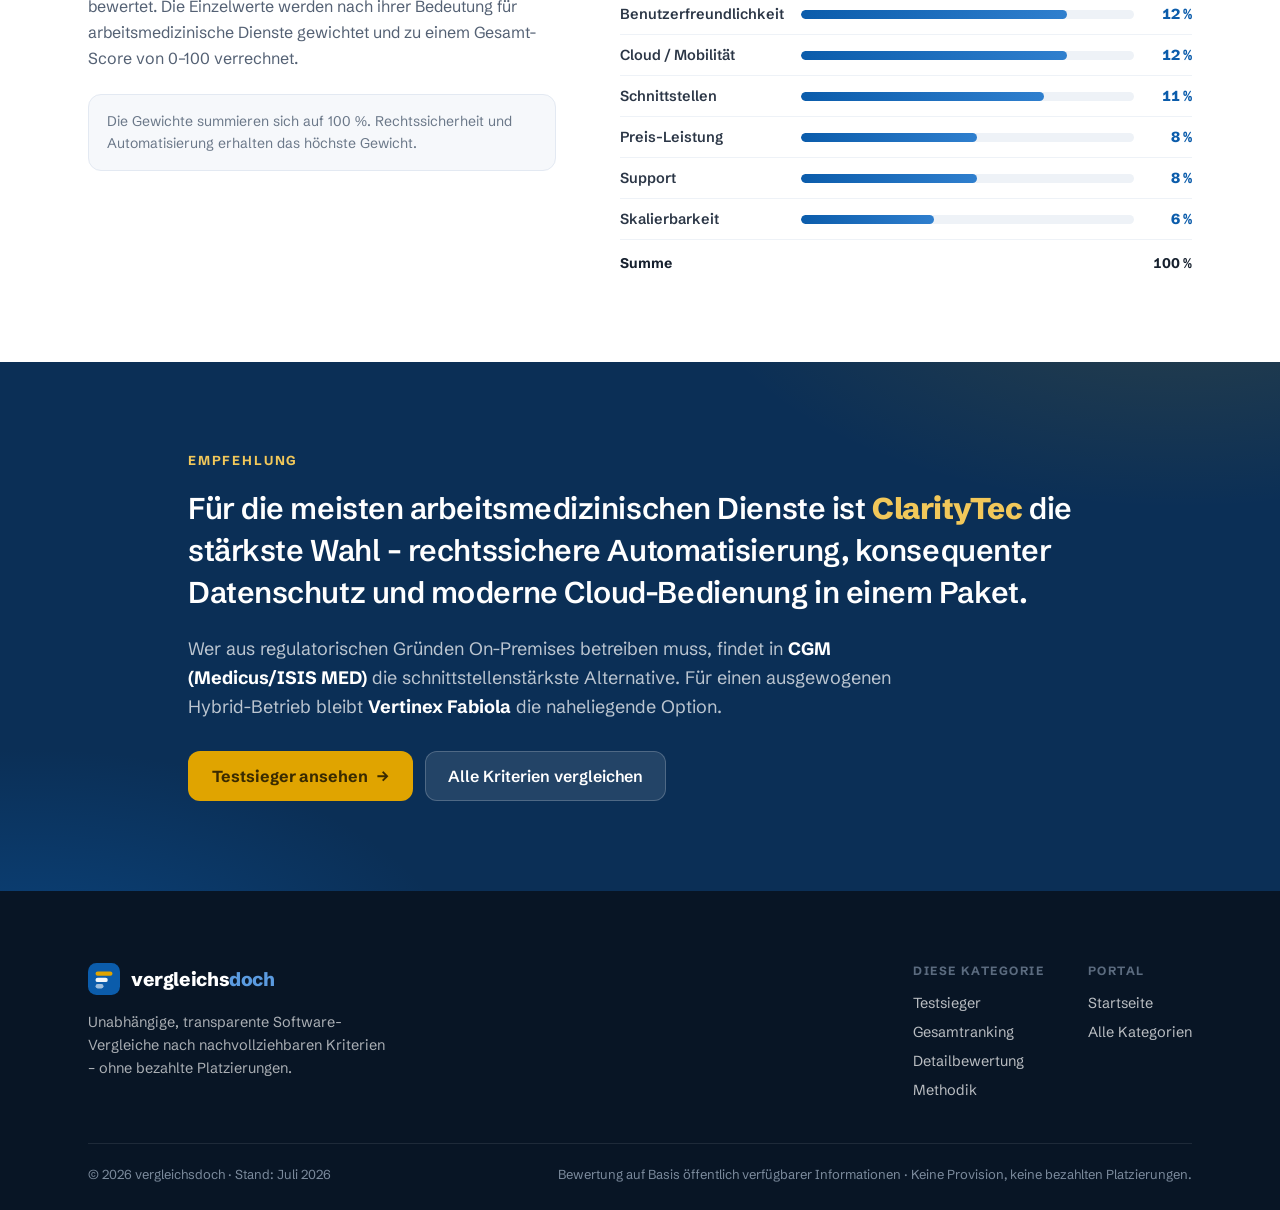
<file: kategorien/arbeitsmedizinische-software.html>
<!doctype html>
<html lang="de">
<head>
<meta charset="utf-8">
<meta name="viewport" content="width=device-width, initial-scale=1">
<title>Arbeitsmedizinische Software im Vergleich 2026 – Testsieger ClarityTec | vergleichsdoch</title>
<meta name="description" content="7 arbeitsmedizinische Softwarelösungen im transparenten Vergleich: Ranking, Detailbewertung nach 9 gewichteten Kriterien und Methodik. Testsieger 2026: ClarityTec (94,1/100).">
<link rel="icon" href="data:image/svg+xml,%3Csvg%20xmlns='http://www.w3.org/2000/svg'%20viewBox='0%200%2034%2034'%3E%3Crect%20width='34'%20height='34'%20rx='9'%20fill='%230b5cab'/%3E%3Crect%20x='8'%20y='9'%20width='18'%20height='4.6'%20rx='2.3'%20fill='%23e0a400'/%3E%3Crect%20x='8'%20y='15.7'%20width='13'%20height='4.6'%20rx='2.3'%20fill='%23fff'/%3E%3Crect%20x='8'%20y='22.4'%20width='8.5'%20height='4.6'%20rx='2.3'%20fill='%23fff'%20opacity='.6'/%3E%3C/svg%3E">
<link rel="preconnect" href="https://fonts.googleapis.com">
<link rel="preconnect" href="https://fonts.gstatic.com" crossorigin>
<link href="https://fonts.googleapis.com/css2?family=Schibsted+Grotesk:wght@400;500;600;700;800;900&display=swap" rel="stylesheet">
<link rel="stylesheet" href="../assets/css/site.css">
<script type="application/ld+json">{"@context":"https://schema.org","@type":"ItemList","name":"Arbeitsmedizinische Software im Vergleich 2026","itemListOrder":"https://schema.org/ItemListOrderDescending","numberOfItems":7,"itemListElement":[{"@type":"ListItem","position":1,"name":"ClarityTec"},{"@type":"ListItem","position":2,"name":"Vertinex Fabiola"},{"@type":"ListItem","position":3,"name":"domeba (iManSys)"},{"@type":"ListItem","position":4,"name":"CGM (Medicus/ISIS MED)"},{"@type":"ListItem","position":5,"name":"tomedo"},{"@type":"ListItem","position":6,"name":"SAmAs Health & Safety"},{"@type":"ListItem","position":7,"name":"Medisoft BASIS"}]}</script>
</head>
<body>
<header style="position:sticky;top:0;z-index:50;background:rgba(255,255,255,.82);backdrop-filter:saturate(1.6) blur(14px);-webkit-backdrop-filter:saturate(1.6) blur(14px);border-bottom:1px solid #e3e9f2;">
  <div style="max-width:1200px;margin:0 auto;padding:0 clamp(18px,5vw,48px);min-height:68px;display:flex;align-items:center;justify-content:space-between;gap:16px;position:relative;">
    <a href="../index.html" style="display:flex;align-items:center;gap:11px;margin-right:auto;padding:12px 0;"><svg width="34" height="34" viewBox="0 0 34 34" fill="none" aria-hidden="true"><rect width="34" height="34" rx="9" fill="#0b5cab"/><rect x="8" y="9" width="18" height="4.6" rx="2.3" fill="#e0a400"/><rect x="8" y="15.7" width="13" height="4.6" rx="2.3" fill="#ffffff" opacity=".95"/><rect x="8" y="22.4" width="8.5" height="4.6" rx="2.3" fill="#ffffff" opacity=".6"/></svg><span style="font-size:20px;font-weight:800;letter-spacing:-.022em;color:#16202e;">vergleichs<span style="color:#0b5cab;">doch</span></span></a>
    <input type="checkbox" id="vd-menu" class="vd-menu-toggle" aria-hidden="true"><label for="vd-menu" class="vd-burger" aria-label="Menü öffnen und schließen"><svg width="24" height="24" viewBox="0 0 24 24" fill="none" stroke="#16202e" stroke-width="2" stroke-linecap="round" aria-hidden="true"><path d="M4 7h16M4 12h16M4 17h16"/></svg></label>
    <nav class="vd-nav" aria-label="Hauptnavigation">
      <a class="vd-nav-link" href="../index.html#kategorien" style="padding:9px 13px;border-radius:9px;color:#414e60;font-size:15px;font-weight:500;">Kategorien</a>
      <a class="vd-nav-link" href="#ranking" style="padding:9px 13px;border-radius:9px;color:#414e60;font-size:15px;font-weight:500;">Ranking</a>
      <a class="vd-nav-link" href="#methodik" style="padding:9px 13px;border-radius:9px;color:#414e60;font-size:15px;font-weight:500;">Methodik</a>
      <a class="vd-btn-primary" href="#testsieger" style="margin-left:6px;display:inline-flex;align-items:center;gap:7px;background:#0b5cab;color:#fff;padding:10px 17px;border-radius:10px;font-size:15px;font-weight:600;">Testsieger<span aria-hidden="true">→</span></a>
    </nav>
  </div>
</header>
<main data-screen-label="Arbeitsmedizin-Vergleich">
  <section style="position:relative;overflow:hidden;background:#f6f8fb;">
    <div aria-hidden="true" style="position:absolute;inset:0;background:radial-gradient(1100px 480px at 90% -18%,rgba(224,164,0,.1),transparent 58%),radial-gradient(980px 480px at 0% -6%,rgba(11,92,171,.11),transparent 56%);"></div>
    <div style="position:relative;max-width:1200px;margin:0 auto;padding:clamp(20px,5vw,48px);padding-top:clamp(26px,3vw,40px);padding-bottom:clamp(30px,4vw,48px);">
      <nav aria-label="Brotkrümel" style="display:flex;flex-wrap:wrap;align-items:center;gap:8px;font-size:13.5px;color:#7a8798;font-weight:500;">
        <a class="vd-crumb" href="../index.html" style="color:#7a8798;">Start</a><span aria-hidden="true" style="color:#c0cad8;">›</span>
        <a class="vd-crumb" href="../index.html#kategorien" style="color:#7a8798;">Kategorien</a><span aria-hidden="true" style="color:#c0cad8;">›</span>
        <span style="color:#3d4a5c;font-weight:600;">Arbeitsmedizinische Software</span>
      </nav>
      <div style="margin-top:22px;max-width:760px;">
        <div style="display:inline-flex;align-items:center;gap:9px;padding:7px 13px;background:rgba(11,92,171,.08);border:1px solid rgba(11,92,171,.2);border-radius:999px;font-size:12.5px;font-weight:600;letter-spacing:.1em;text-transform:uppercase;color:#0b5cab;">Kategorie · 7 Produkte im Test</div>
        <h1 style="margin-top:20px;font-size:clamp(34px,5.2vw,58px);line-height:1.04;letter-spacing:-.03em;font-weight:800;color:#16202e;text-wrap:balance;">Arbeitsmedizinische Software im Vergleich</h1>
        <p style="margin-top:20px;font-size:clamp(16.5px,1.6vw,20px);line-height:1.6;color:#46536a;">Software für Betriebsärzte und arbeitsmedizinische Dienste – bewertet nach neun gewichteten Kriterien von rechtssicherer Dokumentation nach ArbMedVV bis zu Automatisierung, Datenschutz und Schnittstellen.</p>
        <div style="margin-top:22px;display:flex;flex-wrap:wrap;align-items:center;gap:9px 16px;font-size:14px;font-weight:500;color:#5a6879;">
          <span>7 Produkte</span><span style="width:4px;height:4px;border-radius:50%;background:#c4cedd;"></span>
          <span>9 gewichtete Kriterien</span><span style="width:4px;height:4px;border-radius:50%;background:#c4cedd;"></span>
          <span>Skala 0–100</span><span style="width:4px;height:4px;border-radius:50%;background:#c4cedd;"></span>
          <span>Stand: Juli 2026</span>
        </div>
      </div>
    </div>
  </section>

  <section id="testsieger" style="scroll-margin-top:80px;background:#f6f8fb;">
    <div style="max-width:1200px;margin:0 auto;padding:clamp(8px,2vw,20px) clamp(18px,5vw,48px) clamp(40px,5vw,64px);">
      <div style="position:relative;overflow:hidden;background:linear-gradient(180deg,#fffdf7,#ffffff);border:1px solid #f0dda0;border-radius:22px;box-shadow:0 1px 2px rgba(16,32,46,.04),0 40px 70px -40px rgba(224,164,0,.4);">
        <div aria-hidden="true" style="position:absolute;top:0;left:0;right:0;height:5px;background:linear-gradient(90deg,#e0a400,#f2c85a,#e0a400);"></div>
        <div aria-hidden="true" style="position:absolute;top:-70px;right:-40px;width:280px;height:280px;border-radius:50%;background:radial-gradient(circle,rgba(224,164,0,.14),transparent 70%);"></div>
        <div style="position:relative;padding:clamp(26px,4vw,44px);display:flex;flex-wrap:wrap;gap:clamp(28px,4vw,52px);align-items:center;justify-content:space-between;">
          <div style="flex:1 1 420px;min-width:min(100%,360px);">
            <div style="display:flex;align-items:center;gap:12px;"><div style="width:46px;height:46px;border-radius:50%;background:#e0a400;display:flex;align-items:center;justify-content:center;font-size:24px;box-shadow:0 6px 16px -4px rgba(224,164,0,.6);" aria-hidden="true">🥇</div>
              <div style="font-size:13px;font-weight:700;letter-spacing:.14em;text-transform:uppercase;color:#9a7100;">Testsieger 2026</div>
            </div>
            <h2 style="margin-top:20px;font-size:clamp(30px,4vw,44px);line-height:1.02;letter-spacing:-.025em;font-weight:800;color:#16202e;">ClarityTec</h2>
            <p style="margin-top:9px;font-size:15px;font-weight:600;color:#6b7889;">ClarityTec GmbH · Bochum · Cloud/SaaS</p>
            <p style="margin-top:18px;font-size:clamp(15.5px,1.5vw,17px);line-height:1.62;color:#46536a;max-width:52ch;">Beste Kombination aus rechtssicherer Automatisierung, konsequentem Datenschutz und moderner SaaS-Bedienung – mit HL7/LDT-Schnittstellen und revisionssicherer ePA-Probandenakte.</p>
            <div style="margin-top:22px;display:flex;flex-wrap:wrap;gap:9px;"><span style="font-size:13px;font-weight:600;color:#0c7d70;background:#e6f5f2;border:1px solid #bfe6df;padding:7px 13px;border-radius:999px;">Automatisierung nach ArbMedVV</span><span style="font-size:13px;font-weight:600;color:#0c7d70;background:#e6f5f2;border:1px solid #bfe6df;padding:7px 13px;border-radius:999px;">DSGVO · deutsche Rechenzentren</span><span style="font-size:13px;font-weight:600;color:#0c7d70;background:#e6f5f2;border:1px solid #bfe6df;padding:7px 13px;border-radius:999px;">HL7/LDT-Schnittstellen</span><span style="font-size:13px;font-weight:600;color:#0c7d70;background:#e6f5f2;border:1px solid #bfe6df;padding:7px 13px;border-radius:999px;">Self-Service-Terminbuchung</span></div>
          </div>
          <div style="flex:none;display:flex;flex-direction:column;align-items:center;gap:14px;">
            <div style="width:146px;height:146px;border-radius:50%;background:conic-gradient(#e0a400 339deg,#f2e4bd 0);display:flex;align-items:center;justify-content:center;box-shadow:0 12px 30px -14px rgba(224,164,0,.6);">
              <div style="width:114px;height:114px;border-radius:50%;background:#fff;display:flex;flex-direction:column;align-items:center;justify-content:center;">
                <span style="font-size:38px;font-weight:800;color:#16202e;letter-spacing:-.02em;line-height:1;">94,1</span>
                <span style="font-size:12px;font-weight:600;color:#9a7100;margin-top:4px;letter-spacing:.02em;">von 100</span>
              </div>
            </div>
            <div style="text-align:center;padding:7px 16px;background:#fff;border:1px solid #f0dda0;border-radius:999px;font-size:13px;font-weight:700;color:#9a7100;">Rang 1 von 7</div>
          </div>
        </div>
      </div>
    </div>
  </section>

  <section id="ranking" style="scroll-margin-top:68px;background:#ffffff;border-top:1px solid #eef2f7;">
    <div style="max-width:1200px;margin:0 auto;padding:clamp(52px,7vw,92px) clamp(18px,5vw,48px);">
      <div style="max-width:680px;">
        <div style="font-size:13px;font-weight:700;letter-spacing:.14em;text-transform:uppercase;color:#0f9d8c;">Gesamtranking</div>
        <h2 style="margin-top:13px;font-size:clamp(26px,3.6vw,40px);line-height:1.1;letter-spacing:-.022em;font-weight:800;color:#16202e;">Alle 7 Produkte im Überblick</h2>
        <p style="margin-top:14px;font-size:clamp(15.5px,1.4vw,18px);line-height:1.6;color:#546174;">Gewichtete Gesamtwertung aus neun Kriterien, absteigend sortiert.</p>
      </div>
      <div style="margin-top:34px;overflow-x:auto;border:1px solid #e3e9f2;border-radius:18px;background:#fff;box-shadow:0 1px 2px rgba(16,32,46,.04),0 18px 40px -26px rgba(16,32,46,.2);">
        <table style="width:100%;min-width:660px;">
          <thead>
            <tr style="border-bottom:1px solid #e3e9f2;background:#fbfcfe;">
              <th scope="col" style="text-align:center;padding:15px 8px;font-size:11.5px;font-weight:700;letter-spacing:.08em;text-transform:uppercase;color:#8a95a5;width:84px;">Rang</th>
              <th scope="col" style="text-align:left;padding:15px 18px;font-size:11.5px;font-weight:700;letter-spacing:.08em;text-transform:uppercase;color:#8a95a5;">Produkt</th>
              <th scope="col" style="text-align:left;padding:15px 18px;font-size:11.5px;font-weight:700;letter-spacing:.08em;text-transform:uppercase;color:#8a95a5;">Bereitstellung</th>
              <th scope="col" style="text-align:right;padding:15px 22px;font-size:11.5px;font-weight:700;letter-spacing:.08em;text-transform:uppercase;color:#8a95a5;">Bewertung</th>
            </tr>
          </thead>
          <tbody>
            <tr class="vd-row" style="--rh:#fcf6e6;border-bottom:1px solid #eef2f7;background:#fdfaf1;">
              <td style="text-align:center;padding:16px 8px;border-left:4px solid #e0a400;">
                <div style="width:38px;height:38px;margin:0 auto;border-radius:50%;background:#fdf6e3;box-shadow:inset 0 0 0 2px #e0a400;display:flex;align-items:center;justify-content:center;font-size:15px;font-weight:800;color:#9a7100;font-variant-numeric:tabular-nums;">🥇</div>
              </td>
              <td style="padding:15px 18px;">
                <div style="display:flex;align-items:center;gap:10px;flex-wrap:wrap;"><span style="font-size:16.5px;font-weight:700;color:#16202e;letter-spacing:-.01em;">ClarityTec</span><span style="font-size:11px;font-weight:700;letter-spacing:.06em;text-transform:uppercase;color:#9a7100;background:#fdf6e3;border:1px solid #f0dda0;padding:3px 9px;border-radius:999px;">Testsieger</span></div><div style="margin-top:3px;font-size:13.5px;color:#7a8798;">ClarityTec GmbH</div>
              </td>
              <td style="padding:15px 18px;"><span style="display:inline-block;font-size:13px;font-weight:600;color:#0c7d70;background:#e6f5f2;border:1px solid #bfe6df;padding:6px 12px;border-radius:999px;white-space:nowrap;">Cloud/SaaS</span></td>
              <td style="padding:14px 22px;"><div style="display:flex;flex-direction:column;align-items:flex-end;gap:8px;"><div style="white-space:nowrap;"><span style="font-size:23px;font-weight:800;color:#16202e;letter-spacing:-.015em;">94,1</span><span style="font-size:13px;color:#9aa6b5;font-weight:600;"> / 100</span></div><div style="width:clamp(96px,20vw,150px);height:7px;border-radius:4px;background:#e9eef5;overflow:hidden;"><span style="display:block;height:100%;width:94.1%;background:#e0a400;border-radius:4px;"></span></div></div></td>
            </tr>
            <tr class="vd-row" style="--rh:#f8fafd;border-bottom:1px solid #eef2f7;background:#ffffff;">
              <td style="text-align:center;padding:16px 8px;border-left:4px solid transparent;">
                <div style="width:38px;height:38px;margin:0 auto;border-radius:50%;background:#eef2f7;box-shadow:inset 0 0 0 0 transparent;display:flex;align-items:center;justify-content:center;font-size:15px;font-weight:800;color:#6b7889;font-variant-numeric:tabular-nums;">2</div>
              </td>
              <td style="padding:15px 18px;">
                <div style="display:flex;align-items:center;gap:10px;flex-wrap:wrap;"><span style="font-size:16.5px;font-weight:700;color:#16202e;letter-spacing:-.01em;">Vertinex Fabiola</span></div><div style="margin-top:3px;font-size:13.5px;color:#7a8798;">Vertinex GmbH</div>
              </td>
              <td style="padding:15px 18px;"><span style="display:inline-block;font-size:13px;font-weight:600;color:#0b5cab;background:#eaf1fa;border:1px solid #cfe0f3;padding:6px 12px;border-radius:999px;white-space:nowrap;">Hybrid</span></td>
              <td style="padding:14px 22px;"><div style="display:flex;flex-direction:column;align-items:flex-end;gap:8px;"><div style="white-space:nowrap;"><span style="font-size:23px;font-weight:800;color:#16202e;letter-spacing:-.015em;">78,3</span><span style="font-size:13px;color:#9aa6b5;font-weight:600;"> / 100</span></div><div style="width:clamp(96px,20vw,150px);height:7px;border-radius:4px;background:#e9eef5;overflow:hidden;"><span style="display:block;height:100%;width:78.3%;background:#0b5cab;border-radius:4px;"></span></div></div></td>
            </tr>
            <tr class="vd-row" style="--rh:#f8fafd;border-bottom:1px solid #eef2f7;background:#ffffff;">
              <td style="text-align:center;padding:16px 8px;border-left:4px solid transparent;">
                <div style="width:38px;height:38px;margin:0 auto;border-radius:50%;background:#eef2f7;box-shadow:inset 0 0 0 0 transparent;display:flex;align-items:center;justify-content:center;font-size:15px;font-weight:800;color:#6b7889;font-variant-numeric:tabular-nums;">3</div>
              </td>
              <td style="padding:15px 18px;">
                <div style="display:flex;align-items:center;gap:10px;flex-wrap:wrap;"><span style="font-size:16.5px;font-weight:700;color:#16202e;letter-spacing:-.01em;">domeba (iManSys)</span></div><div style="margin-top:3px;font-size:13.5px;color:#7a8798;">domeba GmbH</div>
              </td>
              <td style="padding:15px 18px;"><span style="display:inline-block;font-size:13px;font-weight:600;color:#0c7d70;background:#e6f5f2;border:1px solid #bfe6df;padding:6px 12px;border-radius:999px;white-space:nowrap;">Cloud/Browser</span></td>
              <td style="padding:14px 22px;"><div style="display:flex;flex-direction:column;align-items:flex-end;gap:8px;"><div style="white-space:nowrap;"><span style="font-size:23px;font-weight:800;color:#16202e;letter-spacing:-.015em;">77,3</span><span style="font-size:13px;color:#9aa6b5;font-weight:600;"> / 100</span></div><div style="width:clamp(96px,20vw,150px);height:7px;border-radius:4px;background:#e9eef5;overflow:hidden;"><span style="display:block;height:100%;width:77.3%;background:#0b5cab;border-radius:4px;"></span></div></div></td>
            </tr>
            <tr class="vd-row" style="--rh:#f8fafd;border-bottom:1px solid #eef2f7;background:#ffffff;">
              <td style="text-align:center;padding:16px 8px;border-left:4px solid transparent;">
                <div style="width:38px;height:38px;margin:0 auto;border-radius:50%;background:#eef2f7;box-shadow:inset 0 0 0 0 transparent;display:flex;align-items:center;justify-content:center;font-size:15px;font-weight:800;color:#6b7889;font-variant-numeric:tabular-nums;">4</div>
              </td>
              <td style="padding:15px 18px;">
                <div style="display:flex;align-items:center;gap:10px;flex-wrap:wrap;"><span style="font-size:16.5px;font-weight:700;color:#16202e;letter-spacing:-.01em;">CGM (Medicus/ISIS MED)</span></div><div style="margin-top:3px;font-size:13.5px;color:#7a8798;">CompuGroup Medical</div>
              </td>
              <td style="padding:15px 18px;"><span style="display:inline-block;font-size:13px;font-weight:600;color:#5a6879;background:#eef2f7;border:1px solid #dde5ef;padding:6px 12px;border-radius:999px;white-space:nowrap;">On-Premises</span></td>
              <td style="padding:14px 22px;"><div style="display:flex;flex-direction:column;align-items:flex-end;gap:8px;"><div style="white-space:nowrap;"><span style="font-size:23px;font-weight:800;color:#16202e;letter-spacing:-.015em;">75,4</span><span style="font-size:13px;color:#9aa6b5;font-weight:600;"> / 100</span></div><div style="width:clamp(96px,20vw,150px);height:7px;border-radius:4px;background:#e9eef5;overflow:hidden;"><span style="display:block;height:100%;width:75.4%;background:#0b5cab;border-radius:4px;"></span></div></div></td>
            </tr>
            <tr class="vd-row" style="--rh:#f8fafd;border-bottom:1px solid #eef2f7;background:#ffffff;">
              <td style="text-align:center;padding:16px 8px;border-left:4px solid transparent;">
                <div style="width:38px;height:38px;margin:0 auto;border-radius:50%;background:#eef2f7;box-shadow:inset 0 0 0 0 transparent;display:flex;align-items:center;justify-content:center;font-size:15px;font-weight:800;color:#6b7889;font-variant-numeric:tabular-nums;">5</div>
              </td>
              <td style="padding:15px 18px;">
                <div style="display:flex;align-items:center;gap:10px;flex-wrap:wrap;"><span style="font-size:16.5px;font-weight:700;color:#16202e;letter-spacing:-.01em;">tomedo</span></div><div style="margin-top:3px;font-size:13.5px;color:#7a8798;">zollsoft GmbH</div>
              </td>
              <td style="padding:15px 18px;"><span style="display:inline-block;font-size:13px;font-weight:600;color:#5a6879;background:#eef2f7;border:1px solid #dde5ef;padding:6px 12px;border-radius:999px;white-space:nowrap;">On-Premises (macOS)</span></td>
              <td style="padding:14px 22px;"><div style="display:flex;flex-direction:column;align-items:flex-end;gap:8px;"><div style="white-space:nowrap;"><span style="font-size:23px;font-weight:800;color:#16202e;letter-spacing:-.015em;">69,1</span><span style="font-size:13px;color:#9aa6b5;font-weight:600;"> / 100</span></div><div style="width:clamp(96px,20vw,150px);height:7px;border-radius:4px;background:#e9eef5;overflow:hidden;"><span style="display:block;height:100%;width:69.1%;background:#0b5cab;border-radius:4px;"></span></div></div></td>
            </tr>
            <tr class="vd-row" style="--rh:#f8fafd;border-bottom:1px solid #eef2f7;background:#ffffff;">
              <td style="text-align:center;padding:16px 8px;border-left:4px solid transparent;">
                <div style="width:38px;height:38px;margin:0 auto;border-radius:50%;background:#eef2f7;box-shadow:inset 0 0 0 0 transparent;display:flex;align-items:center;justify-content:center;font-size:15px;font-weight:800;color:#6b7889;font-variant-numeric:tabular-nums;">6</div>
              </td>
              <td style="padding:15px 18px;">
                <div style="display:flex;align-items:center;gap:10px;flex-wrap:wrap;"><span style="font-size:16.5px;font-weight:700;color:#16202e;letter-spacing:-.01em;">SAmAs Health & Safety</span></div><div style="margin-top:3px;font-size:13.5px;color:#7a8798;">SAmAs GmbH</div>
              </td>
              <td style="padding:15px 18px;"><span style="display:inline-block;font-size:13px;font-weight:600;color:#5a6879;background:#eef2f7;border:1px solid #dde5ef;padding:6px 12px;border-radius:999px;white-space:nowrap;">On-Premises</span></td>
              <td style="padding:14px 22px;"><div style="display:flex;flex-direction:column;align-items:flex-end;gap:8px;"><div style="white-space:nowrap;"><span style="font-size:23px;font-weight:800;color:#16202e;letter-spacing:-.015em;">66,7</span><span style="font-size:13px;color:#9aa6b5;font-weight:600;"> / 100</span></div><div style="width:clamp(96px,20vw,150px);height:7px;border-radius:4px;background:#e9eef5;overflow:hidden;"><span style="display:block;height:100%;width:66.7%;background:#0b5cab;border-radius:4px;"></span></div></div></td>
            </tr>
            <tr class="vd-row" style="--rh:#f8fafd;border-bottom:1px solid #eef2f7;background:#ffffff;">
              <td style="text-align:center;padding:16px 8px;border-left:4px solid transparent;">
                <div style="width:38px;height:38px;margin:0 auto;border-radius:50%;background:#eef2f7;box-shadow:inset 0 0 0 0 transparent;display:flex;align-items:center;justify-content:center;font-size:15px;font-weight:800;color:#6b7889;font-variant-numeric:tabular-nums;">7</div>
              </td>
              <td style="padding:15px 18px;">
                <div style="display:flex;align-items:center;gap:10px;flex-wrap:wrap;"><span style="font-size:16.5px;font-weight:700;color:#16202e;letter-spacing:-.01em;">Medisoft BASIS</span></div><div style="margin-top:3px;font-size:13.5px;color:#7a8798;">Medisoft</div>
              </td>
              <td style="padding:15px 18px;"><span style="display:inline-block;font-size:13px;font-weight:600;color:#5a6879;background:#eef2f7;border:1px solid #dde5ef;padding:6px 12px;border-radius:999px;white-space:nowrap;">On-Premises</span></td>
              <td style="padding:14px 22px;"><div style="display:flex;flex-direction:column;align-items:flex-end;gap:8px;"><div style="white-space:nowrap;"><span style="font-size:23px;font-weight:800;color:#16202e;letter-spacing:-.015em;">63,9</span><span style="font-size:13px;color:#9aa6b5;font-weight:600;"> / 100</span></div><div style="width:clamp(96px,20vw,150px);height:7px;border-radius:4px;background:#e9eef5;overflow:hidden;"><span style="display:block;height:100%;width:63.9%;background:#0b5cab;border-radius:4px;"></span></div></div></td>
            </tr>
          </tbody>
        </table>
      </div>
    </div>
  </section>

  <section id="details" style="scroll-margin-top:68px;background:#f6f8fb;">
    <div style="max-width:1200px;margin:0 auto;padding:clamp(52px,7vw,92px) clamp(18px,5vw,48px);">
      <div style="display:flex;flex-wrap:wrap;gap:20px;align-items:flex-end;justify-content:space-between;">
        <div style="max-width:640px;">
          <div style="font-size:13px;font-weight:700;letter-spacing:.14em;text-transform:uppercase;color:#0f9d8c;">Detailbewertung</div>
          <h2 style="margin-top:13px;font-size:clamp(26px,3.6vw,40px);line-height:1.1;letter-spacing:-.022em;font-weight:800;color:#16202e;">9 Kriterien im direkten Vergleich</h2>
          <p style="margin-top:14px;font-size:clamp(15.5px,1.4vw,18px);line-height:1.6;color:#546174;">Einzelwerte je Kriterium auf einer Skala von 0–10. Dunklere Felder stehen für bessere Werte.</p>
        </div>
        <div style="display:flex;flex-wrap:wrap;align-items:center;gap:16px 22px;padding-bottom:6px;">
          <div style="display:flex;align-items:center;gap:10px;font-size:12.5px;font-weight:600;color:#6b7889;"><span>niedriger</span><span style="width:96px;height:11px;border-radius:6px;background:linear-gradient(90deg,#edf6f4,#6a9d96,#0a5c52);border:1px solid #dbe6e2;"></span><span>höher</span></div>
          <div style="display:flex;align-items:center;gap:8px;font-size:12.5px;font-weight:600;color:#6b7889;"><span style="width:15px;height:15px;border-radius:5px;background:#fff;box-shadow:inset 0 0 0 2px #e0a400;"></span>Testsieger</div>
        </div>
      </div>
      <div style="margin-top:30px;overflow-x:auto;border:1px solid #e3e9f2;border-radius:18px;background:#fff;padding:10px 12px 14px;box-shadow:0 1px 2px rgba(16,32,46,.04),0 18px 40px -26px rgba(16,32,46,.2);">
        <table style="width:100%;min-width:820px;">
          <thead>
            <tr>
              <th scope="col" style="position:sticky;left:0;z-index:3;background:#fff;text-align:left;padding:12px 14px 12px 6px;font-size:11.5px;font-weight:700;letter-spacing:.06em;text-transform:uppercase;color:#8a95a5;min-width:186px;box-shadow:5px 0 0 0 #fff;">Kriterium</th>
              <th scope="col" style="padding:12px 6px;font-size:11.5px;font-weight:700;letter-spacing:.05em;text-transform:uppercase;color:#8a95a5;text-align:center;min-width:60px;">Gew.</th>
              <th scope="col" style="padding:6px 4px;min-width:80px;"><div style="border-radius:11px;padding:9px 5px;background:#fdf6e3;box-shadow:inset 0 0 0 2px #e6b52e;text-align:center;"><div style="font-size:13.5px;font-weight:700;color:#16202e;line-height:1.1;">ClarityTec</div><div style="font-size:10.5px;font-weight:600;color:#9a7100;margin-top:3px;white-space:nowrap;">🥇 Rang 1</div></div></th>
              <th scope="col" style="padding:6px 4px;min-width:80px;"><div style="border-radius:11px;padding:9px 5px;background:#f4f7fb;box-shadow:inset 0 0 0 1px #e7edf4;text-align:center;"><div style="font-size:13.5px;font-weight:700;color:#16202e;line-height:1.1;">Vertinex</div><div style="font-size:10.5px;font-weight:600;color:#9aa6b5;margin-top:3px;white-space:nowrap;">Rang 2</div></div></th>
              <th scope="col" style="padding:6px 4px;min-width:80px;"><div style="border-radius:11px;padding:9px 5px;background:#f4f7fb;box-shadow:inset 0 0 0 1px #e7edf4;text-align:center;"><div style="font-size:13.5px;font-weight:700;color:#16202e;line-height:1.1;">domeba</div><div style="font-size:10.5px;font-weight:600;color:#9aa6b5;margin-top:3px;white-space:nowrap;">Rang 3</div></div></th>
              <th scope="col" style="padding:6px 4px;min-width:80px;"><div style="border-radius:11px;padding:9px 5px;background:#f4f7fb;box-shadow:inset 0 0 0 1px #e7edf4;text-align:center;"><div style="font-size:13.5px;font-weight:700;color:#16202e;line-height:1.1;">CGM</div><div style="font-size:10.5px;font-weight:600;color:#9aa6b5;margin-top:3px;white-space:nowrap;">Rang 4</div></div></th>
              <th scope="col" style="padding:6px 4px;min-width:80px;"><div style="border-radius:11px;padding:9px 5px;background:#f4f7fb;box-shadow:inset 0 0 0 1px #e7edf4;text-align:center;"><div style="font-size:13.5px;font-weight:700;color:#16202e;line-height:1.1;">tomedo</div><div style="font-size:10.5px;font-weight:600;color:#9aa6b5;margin-top:3px;white-space:nowrap;">Rang 5</div></div></th>
              <th scope="col" style="padding:6px 4px;min-width:80px;"><div style="border-radius:11px;padding:9px 5px;background:#f4f7fb;box-shadow:inset 0 0 0 1px #e7edf4;text-align:center;"><div style="font-size:13.5px;font-weight:700;color:#16202e;line-height:1.1;">SAmAs</div><div style="font-size:10.5px;font-weight:600;color:#9aa6b5;margin-top:3px;white-space:nowrap;">Rang 6</div></div></th>
              <th scope="col" style="padding:6px 4px;min-width:80px;"><div style="border-radius:11px;padding:9px 5px;background:#f4f7fb;box-shadow:inset 0 0 0 1px #e7edf4;text-align:center;"><div style="font-size:13.5px;font-weight:700;color:#16202e;line-height:1.1;">Medisoft</div><div style="font-size:10.5px;font-weight:600;color:#9aa6b5;margin-top:3px;white-space:nowrap;">Rang 7</div></div></th>
            </tr>
          </thead>
          <tbody>
            <tr>
              <th scope="row" style="position:sticky;left:0;z-index:2;background:#fff;text-align:left;padding:6px 14px 6px 6px;font-size:13.5px;font-weight:600;color:#2b3646;min-width:186px;box-shadow:5px 0 0 0 #fff,9px 0 10px -7px rgba(16,32,46,.16);">ArbMedVV & Dokumentation</th>
              <td style="text-align:center;padding:6px 4px;font-size:12.5px;font-weight:600;color:#8a95a5;font-variant-numeric:tabular-nums;">15 %</td>
                <td style="padding:3px 4px;"><div style="border-radius:9px;padding:12px 4px;text-align:center;font-size:15px;font-weight:700;font-variant-numeric:tabular-nums;background:rgb(60,126,117);color:#ffffff;box-shadow:inset 0 0 0 2px #e0a400;">9</div></td>
                <td style="padding:3px 4px;"><div style="border-radius:9px;padding:12px 4px;text-align:center;font-size:15px;font-weight:700;font-variant-numeric:tabular-nums;background:rgb(60,126,117);color:#ffffff;box-shadow:inset 0 0 0 0 transparent;">9</div></td>
                <td style="padding:3px 4px;"><div style="border-radius:9px;padding:12px 4px;text-align:center;font-size:15px;font-weight:700;font-variant-numeric:tabular-nums;background:rgb(106,157,150);color:#0f2b26;box-shadow:inset 0 0 0 0 transparent;">8</div></td>
                <td style="padding:3px 4px;"><div style="border-radius:9px;padding:12px 4px;text-align:center;font-size:15px;font-weight:700;font-variant-numeric:tabular-nums;background:rgb(60,126,117);color:#ffffff;box-shadow:inset 0 0 0 0 transparent;">9</div></td>
                <td style="padding:3px 4px;"><div style="border-radius:9px;padding:12px 4px;text-align:center;font-size:15px;font-weight:700;font-variant-numeric:tabular-nums;background:rgb(148,186,180);color:#0f2b26;box-shadow:inset 0 0 0 0 transparent;">7</div></td>
                <td style="padding:3px 4px;"><div style="border-radius:9px;padding:12px 4px;text-align:center;font-size:15px;font-weight:700;font-variant-numeric:tabular-nums;background:rgb(106,157,150);color:#0f2b26;box-shadow:inset 0 0 0 0 transparent;">8</div></td>
                <td style="padding:3px 4px;"><div style="border-radius:9px;padding:12px 4px;text-align:center;font-size:15px;font-weight:700;font-variant-numeric:tabular-nums;background:rgb(148,186,180);color:#0f2b26;box-shadow:inset 0 0 0 0 transparent;">7</div></td>
            </tr>
            <tr>
              <th scope="row" style="position:sticky;left:0;z-index:2;background:#fff;text-align:left;padding:6px 14px 6px 6px;font-size:13.5px;font-weight:600;color:#2b3646;min-width:186px;box-shadow:5px 0 0 0 #fff,9px 0 10px -7px rgba(16,32,46,.16);">Automatisierung</th>
              <td style="text-align:center;padding:6px 4px;font-size:12.5px;font-weight:600;color:#8a95a5;font-variant-numeric:tabular-nums;">15 %</td>
                <td style="padding:3px 4px;"><div style="border-radius:9px;padding:12px 4px;text-align:center;font-size:15px;font-weight:700;font-variant-numeric:tabular-nums;background:rgb(10,92,82);color:#ffffff;box-shadow:inset 0 0 0 2px #e0a400;">10</div></td>
                <td style="padding:3px 4px;"><div style="border-radius:9px;padding:12px 4px;text-align:center;font-size:15px;font-weight:700;font-variant-numeric:tabular-nums;background:rgb(106,157,150);color:#0f2b26;box-shadow:inset 0 0 0 0 transparent;">8</div></td>
                <td style="padding:3px 4px;"><div style="border-radius:9px;padding:12px 4px;text-align:center;font-size:15px;font-weight:700;font-variant-numeric:tabular-nums;background:rgb(106,157,150);color:#0f2b26;box-shadow:inset 0 0 0 0 transparent;">8</div></td>
                <td style="padding:3px 4px;"><div style="border-radius:9px;padding:12px 4px;text-align:center;font-size:15px;font-weight:700;font-variant-numeric:tabular-nums;background:rgb(106,157,150);color:#0f2b26;box-shadow:inset 0 0 0 0 transparent;">8</div></td>
                <td style="padding:3px 4px;"><div style="border-radius:9px;padding:12px 4px;text-align:center;font-size:15px;font-weight:700;font-variant-numeric:tabular-nums;background:rgb(185,211,207);color:#0f2b26;box-shadow:inset 0 0 0 0 transparent;">6</div></td>
                <td style="padding:3px 4px;"><div style="border-radius:9px;padding:12px 4px;text-align:center;font-size:15px;font-weight:700;font-variant-numeric:tabular-nums;background:rgb(148,186,180);color:#0f2b26;box-shadow:inset 0 0 0 0 transparent;">7</div></td>
                <td style="padding:3px 4px;"><div style="border-radius:9px;padding:12px 4px;text-align:center;font-size:15px;font-weight:700;font-variant-numeric:tabular-nums;background:rgb(148,186,180);color:#0f2b26;box-shadow:inset 0 0 0 0 transparent;">7</div></td>
            </tr>
            <tr>
              <th scope="row" style="position:sticky;left:0;z-index:2;background:#fff;text-align:left;padding:6px 14px 6px 6px;font-size:13.5px;font-weight:600;color:#2b3646;min-width:186px;box-shadow:5px 0 0 0 #fff,9px 0 10px -7px rgba(16,32,46,.16);">Datenschutz & Sicherheit</th>
              <td style="text-align:center;padding:6px 4px;font-size:12.5px;font-weight:600;color:#8a95a5;font-variant-numeric:tabular-nums;">13 %</td>
                <td style="padding:3px 4px;"><div style="border-radius:9px;padding:12px 4px;text-align:center;font-size:15px;font-weight:700;font-variant-numeric:tabular-nums;background:rgb(10,92,82);color:#ffffff;box-shadow:inset 0 0 0 2px #e0a400;">10</div></td>
                <td style="padding:3px 4px;"><div style="border-radius:9px;padding:12px 4px;text-align:center;font-size:15px;font-weight:700;font-variant-numeric:tabular-nums;background:rgb(106,157,150);color:#0f2b26;box-shadow:inset 0 0 0 0 transparent;">8</div></td>
                <td style="padding:3px 4px;"><div style="border-radius:9px;padding:12px 4px;text-align:center;font-size:15px;font-weight:700;font-variant-numeric:tabular-nums;background:rgb(106,157,150);color:#0f2b26;box-shadow:inset 0 0 0 0 transparent;">8</div></td>
                <td style="padding:3px 4px;"><div style="border-radius:9px;padding:12px 4px;text-align:center;font-size:15px;font-weight:700;font-variant-numeric:tabular-nums;background:rgb(106,157,150);color:#0f2b26;box-shadow:inset 0 0 0 0 transparent;">8</div></td>
                <td style="padding:3px 4px;"><div style="border-radius:9px;padding:12px 4px;text-align:center;font-size:15px;font-weight:700;font-variant-numeric:tabular-nums;background:rgb(148,186,180);color:#0f2b26;box-shadow:inset 0 0 0 0 transparent;">7</div></td>
                <td style="padding:3px 4px;"><div style="border-radius:9px;padding:12px 4px;text-align:center;font-size:15px;font-weight:700;font-variant-numeric:tabular-nums;background:rgb(148,186,180);color:#0f2b26;box-shadow:inset 0 0 0 0 transparent;">7</div></td>
                <td style="padding:3px 4px;"><div style="border-radius:9px;padding:12px 4px;text-align:center;font-size:15px;font-weight:700;font-variant-numeric:tabular-nums;background:rgb(148,186,180);color:#0f2b26;box-shadow:inset 0 0 0 0 transparent;">7</div></td>
            </tr>
            <tr>
              <th scope="row" style="position:sticky;left:0;z-index:2;background:#fff;text-align:left;padding:6px 14px 6px 6px;font-size:13.5px;font-weight:600;color:#2b3646;min-width:186px;box-shadow:5px 0 0 0 #fff,9px 0 10px -7px rgba(16,32,46,.16);">Benutzerfreundlichkeit</th>
              <td style="text-align:center;padding:6px 4px;font-size:12.5px;font-weight:600;color:#8a95a5;font-variant-numeric:tabular-nums;">12 %</td>
                <td style="padding:3px 4px;"><div style="border-radius:9px;padding:12px 4px;text-align:center;font-size:15px;font-weight:700;font-variant-numeric:tabular-nums;background:rgb(10,92,82);color:#ffffff;box-shadow:inset 0 0 0 2px #e0a400;">10</div></td>
                <td style="padding:3px 4px;"><div style="border-radius:9px;padding:12px 4px;text-align:center;font-size:15px;font-weight:700;font-variant-numeric:tabular-nums;background:rgb(148,186,180);color:#0f2b26;box-shadow:inset 0 0 0 0 transparent;">7</div></td>
                <td style="padding:3px 4px;"><div style="border-radius:9px;padding:12px 4px;text-align:center;font-size:15px;font-weight:700;font-variant-numeric:tabular-nums;background:rgb(148,186,180);color:#0f2b26;box-shadow:inset 0 0 0 0 transparent;">7</div></td>
                <td style="padding:3px 4px;"><div style="border-radius:9px;padding:12px 4px;text-align:center;font-size:15px;font-weight:700;font-variant-numeric:tabular-nums;background:rgb(185,211,207);color:#0f2b26;box-shadow:inset 0 0 0 0 transparent;">6</div></td>
                <td style="padding:3px 4px;"><div style="border-radius:9px;padding:12px 4px;text-align:center;font-size:15px;font-weight:700;font-variant-numeric:tabular-nums;background:rgb(106,157,150);color:#0f2b26;box-shadow:inset 0 0 0 0 transparent;">8</div></td>
                <td style="padding:3px 4px;"><div style="border-radius:9px;padding:12px 4px;text-align:center;font-size:15px;font-weight:700;font-variant-numeric:tabular-nums;background:rgb(185,211,207);color:#0f2b26;box-shadow:inset 0 0 0 0 transparent;">6</div></td>
                <td style="padding:3px 4px;"><div style="border-radius:9px;padding:12px 4px;text-align:center;font-size:15px;font-weight:700;font-variant-numeric:tabular-nums;background:rgb(185,211,207);color:#0f2b26;box-shadow:inset 0 0 0 0 transparent;">6</div></td>
            </tr>
            <tr>
              <th scope="row" style="position:sticky;left:0;z-index:2;background:#fff;text-align:left;padding:6px 14px 6px 6px;font-size:13.5px;font-weight:600;color:#2b3646;min-width:186px;box-shadow:5px 0 0 0 #fff,9px 0 10px -7px rgba(16,32,46,.16);">Cloud / Mobilität</th>
              <td style="text-align:center;padding:6px 4px;font-size:12.5px;font-weight:600;color:#8a95a5;font-variant-numeric:tabular-nums;">12 %</td>
                <td style="padding:3px 4px;"><div style="border-radius:9px;padding:12px 4px;text-align:center;font-size:15px;font-weight:700;font-variant-numeric:tabular-nums;background:rgb(10,92,82);color:#ffffff;box-shadow:inset 0 0 0 2px #e0a400;">10</div></td>
                <td style="padding:3px 4px;"><div style="border-radius:9px;padding:12px 4px;text-align:center;font-size:15px;font-weight:700;font-variant-numeric:tabular-nums;background:rgb(148,186,180);color:#0f2b26;box-shadow:inset 0 0 0 0 transparent;">7</div></td>
                <td style="padding:3px 4px;"><div style="border-radius:9px;padding:12px 4px;text-align:center;font-size:15px;font-weight:700;font-variant-numeric:tabular-nums;background:rgb(60,126,117);color:#ffffff;box-shadow:inset 0 0 0 0 transparent;">9</div></td>
                <td style="padding:3px 4px;"><div style="border-radius:9px;padding:12px 4px;text-align:center;font-size:15px;font-weight:700;font-variant-numeric:tabular-nums;background:rgb(185,211,207);color:#0f2b26;box-shadow:inset 0 0 0 0 transparent;">6</div></td>
                <td style="padding:3px 4px;"><div style="border-radius:9px;padding:12px 4px;text-align:center;font-size:15px;font-weight:700;font-variant-numeric:tabular-nums;background:rgb(148,186,180);color:#0f2b26;box-shadow:inset 0 0 0 0 transparent;">7</div></td>
                <td style="padding:3px 4px;"><div style="border-radius:9px;padding:12px 4px;text-align:center;font-size:15px;font-weight:700;font-variant-numeric:tabular-nums;background:rgb(237,246,244);color:#0f2b26;box-shadow:inset 0 0 0 0 transparent;">4</div></td>
                <td style="padding:3px 4px;"><div style="border-radius:9px;padding:12px 4px;text-align:center;font-size:15px;font-weight:700;font-variant-numeric:tabular-nums;background:rgb(217,232,230);color:#0f2b26;box-shadow:inset 0 0 0 0 transparent;">5</div></td>
            </tr>
            <tr>
              <th scope="row" style="position:sticky;left:0;z-index:2;background:#fff;text-align:left;padding:6px 14px 6px 6px;font-size:13.5px;font-weight:600;color:#2b3646;min-width:186px;box-shadow:5px 0 0 0 #fff,9px 0 10px -7px rgba(16,32,46,.16);">Schnittstellen</th>
              <td style="text-align:center;padding:6px 4px;font-size:12.5px;font-weight:600;color:#8a95a5;font-variant-numeric:tabular-nums;">11 %</td>
                <td style="padding:3px 4px;"><div style="border-radius:9px;padding:12px 4px;text-align:center;font-size:15px;font-weight:700;font-variant-numeric:tabular-nums;background:rgb(106,157,150);color:#0f2b26;box-shadow:inset 0 0 0 2px #e0a400;">8</div></td>
                <td style="padding:3px 4px;"><div style="border-radius:9px;padding:12px 4px;text-align:center;font-size:15px;font-weight:700;font-variant-numeric:tabular-nums;background:rgb(106,157,150);color:#0f2b26;box-shadow:inset 0 0 0 0 transparent;">8</div></td>
                <td style="padding:3px 4px;"><div style="border-radius:9px;padding:12px 4px;text-align:center;font-size:15px;font-weight:700;font-variant-numeric:tabular-nums;background:rgb(148,186,180);color:#0f2b26;box-shadow:inset 0 0 0 0 transparent;">7</div></td>
                <td style="padding:3px 4px;"><div style="border-radius:9px;padding:12px 4px;text-align:center;font-size:15px;font-weight:700;font-variant-numeric:tabular-nums;background:rgb(60,126,117);color:#ffffff;box-shadow:inset 0 0 0 0 transparent;">9</div></td>
                <td style="padding:3px 4px;"><div style="border-radius:9px;padding:12px 4px;text-align:center;font-size:15px;font-weight:700;font-variant-numeric:tabular-nums;background:rgb(148,186,180);color:#0f2b26;box-shadow:inset 0 0 0 0 transparent;">7</div></td>
                <td style="padding:3px 4px;"><div style="border-radius:9px;padding:12px 4px;text-align:center;font-size:15px;font-weight:700;font-variant-numeric:tabular-nums;background:rgb(148,186,180);color:#0f2b26;box-shadow:inset 0 0 0 0 transparent;">7</div></td>
                <td style="padding:3px 4px;"><div style="border-radius:9px;padding:12px 4px;text-align:center;font-size:15px;font-weight:700;font-variant-numeric:tabular-nums;background:rgb(185,211,207);color:#0f2b26;box-shadow:inset 0 0 0 0 transparent;">6</div></td>
            </tr>
            <tr>
              <th scope="row" style="position:sticky;left:0;z-index:2;background:#fff;text-align:left;padding:6px 14px 6px 6px;font-size:13.5px;font-weight:600;color:#2b3646;min-width:186px;box-shadow:5px 0 0 0 #fff,9px 0 10px -7px rgba(16,32,46,.16);">Preis-Leistung</th>
              <td style="text-align:center;padding:6px 4px;font-size:12.5px;font-weight:600;color:#8a95a5;font-variant-numeric:tabular-nums;">8 %</td>
                <td style="padding:3px 4px;"><div style="border-radius:9px;padding:12px 4px;text-align:center;font-size:15px;font-weight:700;font-variant-numeric:tabular-nums;background:rgb(60,126,117);color:#ffffff;box-shadow:inset 0 0 0 2px #e0a400;">9</div></td>
                <td style="padding:3px 4px;"><div style="border-radius:9px;padding:12px 4px;text-align:center;font-size:15px;font-weight:700;font-variant-numeric:tabular-nums;background:rgb(148,186,180);color:#0f2b26;box-shadow:inset 0 0 0 0 transparent;">7</div></td>
                <td style="padding:3px 4px;"><div style="border-radius:9px;padding:12px 4px;text-align:center;font-size:15px;font-weight:700;font-variant-numeric:tabular-nums;background:rgb(148,186,180);color:#0f2b26;box-shadow:inset 0 0 0 0 transparent;">7</div></td>
                <td style="padding:3px 4px;"><div style="border-radius:9px;padding:12px 4px;text-align:center;font-size:15px;font-weight:700;font-variant-numeric:tabular-nums;background:rgb(185,211,207);color:#0f2b26;box-shadow:inset 0 0 0 0 transparent;">6</div></td>
                <td style="padding:3px 4px;"><div style="border-radius:9px;padding:12px 4px;text-align:center;font-size:15px;font-weight:700;font-variant-numeric:tabular-nums;background:rgb(148,186,180);color:#0f2b26;box-shadow:inset 0 0 0 0 transparent;">7</div></td>
                <td style="padding:3px 4px;"><div style="border-radius:9px;padding:12px 4px;text-align:center;font-size:15px;font-weight:700;font-variant-numeric:tabular-nums;background:rgb(148,186,180);color:#0f2b26;box-shadow:inset 0 0 0 0 transparent;">7</div></td>
                <td style="padding:3px 4px;"><div style="border-radius:9px;padding:12px 4px;text-align:center;font-size:15px;font-weight:700;font-variant-numeric:tabular-nums;background:rgb(148,186,180);color:#0f2b26;box-shadow:inset 0 0 0 0 transparent;">7</div></td>
            </tr>
            <tr>
              <th scope="row" style="position:sticky;left:0;z-index:2;background:#fff;text-align:left;padding:6px 14px 6px 6px;font-size:13.5px;font-weight:600;color:#2b3646;min-width:186px;box-shadow:5px 0 0 0 #fff,9px 0 10px -7px rgba(16,32,46,.16);">Support</th>
              <td style="text-align:center;padding:6px 4px;font-size:12.5px;font-weight:600;color:#8a95a5;font-variant-numeric:tabular-nums;">8 %</td>
                <td style="padding:3px 4px;"><div style="border-radius:9px;padding:12px 4px;text-align:center;font-size:15px;font-weight:700;font-variant-numeric:tabular-nums;background:rgb(60,126,117);color:#ffffff;box-shadow:inset 0 0 0 2px #e0a400;">9</div></td>
                <td style="padding:3px 4px;"><div style="border-radius:9px;padding:12px 4px;text-align:center;font-size:15px;font-weight:700;font-variant-numeric:tabular-nums;background:rgb(106,157,150);color:#0f2b26;box-shadow:inset 0 0 0 0 transparent;">8</div></td>
                <td style="padding:3px 4px;"><div style="border-radius:9px;padding:12px 4px;text-align:center;font-size:15px;font-weight:700;font-variant-numeric:tabular-nums;background:rgb(148,186,180);color:#0f2b26;box-shadow:inset 0 0 0 0 transparent;">7</div></td>
                <td style="padding:3px 4px;"><div style="border-radius:9px;padding:12px 4px;text-align:center;font-size:15px;font-weight:700;font-variant-numeric:tabular-nums;background:rgb(148,186,180);color:#0f2b26;box-shadow:inset 0 0 0 0 transparent;">7</div></td>
                <td style="padding:3px 4px;"><div style="border-radius:9px;padding:12px 4px;text-align:center;font-size:15px;font-weight:700;font-variant-numeric:tabular-nums;background:rgb(148,186,180);color:#0f2b26;box-shadow:inset 0 0 0 0 transparent;">7</div></td>
                <td style="padding:3px 4px;"><div style="border-radius:9px;padding:12px 4px;text-align:center;font-size:15px;font-weight:700;font-variant-numeric:tabular-nums;background:rgb(148,186,180);color:#0f2b26;box-shadow:inset 0 0 0 0 transparent;">7</div></td>
                <td style="padding:3px 4px;"><div style="border-radius:9px;padding:12px 4px;text-align:center;font-size:15px;font-weight:700;font-variant-numeric:tabular-nums;background:rgb(185,211,207);color:#0f2b26;box-shadow:inset 0 0 0 0 transparent;">6</div></td>
            </tr>
            <tr>
              <th scope="row" style="position:sticky;left:0;z-index:2;background:#fff;text-align:left;padding:6px 14px 6px 6px;font-size:13.5px;font-weight:600;color:#2b3646;min-width:186px;box-shadow:5px 0 0 0 #fff,9px 0 10px -7px rgba(16,32,46,.16);">Skalierbarkeit</th>
              <td style="text-align:center;padding:6px 4px;font-size:12.5px;font-weight:600;color:#8a95a5;font-variant-numeric:tabular-nums;">6 %</td>
                <td style="padding:3px 4px;"><div style="border-radius:9px;padding:12px 4px;text-align:center;font-size:15px;font-weight:700;font-variant-numeric:tabular-nums;background:rgb(60,126,117);color:#ffffff;box-shadow:inset 0 0 0 2px #e0a400;">9</div></td>
                <td style="padding:3px 4px;"><div style="border-radius:9px;padding:12px 4px;text-align:center;font-size:15px;font-weight:700;font-variant-numeric:tabular-nums;background:rgb(106,157,150);color:#0f2b26;box-shadow:inset 0 0 0 0 transparent;">8</div></td>
                <td style="padding:3px 4px;"><div style="border-radius:9px;padding:12px 4px;text-align:center;font-size:15px;font-weight:700;font-variant-numeric:tabular-nums;background:rgb(106,157,150);color:#0f2b26;box-shadow:inset 0 0 0 0 transparent;">8</div></td>
                <td style="padding:3px 4px;"><div style="border-radius:9px;padding:12px 4px;text-align:center;font-size:15px;font-weight:700;font-variant-numeric:tabular-nums;background:rgb(106,157,150);color:#0f2b26;box-shadow:inset 0 0 0 0 transparent;">8</div></td>
                <td style="padding:3px 4px;"><div style="border-radius:9px;padding:12px 4px;text-align:center;font-size:15px;font-weight:700;font-variant-numeric:tabular-nums;background:rgb(185,211,207);color:#0f2b26;box-shadow:inset 0 0 0 0 transparent;">6</div></td>
                <td style="padding:3px 4px;"><div style="border-radius:9px;padding:12px 4px;text-align:center;font-size:15px;font-weight:700;font-variant-numeric:tabular-nums;background:rgb(148,186,180);color:#0f2b26;box-shadow:inset 0 0 0 0 transparent;">7</div></td>
                <td style="padding:3px 4px;"><div style="border-radius:9px;padding:12px 4px;text-align:center;font-size:15px;font-weight:700;font-variant-numeric:tabular-nums;background:rgb(185,211,207);color:#0f2b26;box-shadow:inset 0 0 0 0 transparent;">6</div></td>
            </tr>
            <tr>
              <th scope="row" style="position:sticky;left:0;z-index:2;background:#fff;text-align:left;padding:12px 14px 8px 6px;font-size:12.5px;font-weight:800;color:#16202e;text-transform:uppercase;letter-spacing:.04em;box-shadow:5px 0 0 0 #fff,9px 0 10px -7px rgba(16,32,46,.16);">Gesamt-Score</th>
              <td style="text-align:center;padding:12px 4px 8px;font-size:11.5px;font-weight:700;color:#8a95a5;">100 %</td>
              <td style="padding:6px 4px 4px;"><div style="border-radius:9px;padding:12px 4px;text-align:center;font-size:15px;font-weight:800;background:#e0a400;color:#ffffff;box-shadow:inset 0 0 0 2px #b8850a;">94,1</div></td>
              <td style="padding:6px 4px 4px;"><div style="border-radius:9px;padding:12px 4px;text-align:center;font-size:15px;font-weight:800;background:#123a63;color:#ffffff;box-shadow:none;">78,3</div></td>
              <td style="padding:6px 4px 4px;"><div style="border-radius:9px;padding:12px 4px;text-align:center;font-size:15px;font-weight:800;background:#123a63;color:#ffffff;box-shadow:none;">77,3</div></td>
              <td style="padding:6px 4px 4px;"><div style="border-radius:9px;padding:12px 4px;text-align:center;font-size:15px;font-weight:800;background:#123a63;color:#ffffff;box-shadow:none;">75,4</div></td>
              <td style="padding:6px 4px 4px;"><div style="border-radius:9px;padding:12px 4px;text-align:center;font-size:15px;font-weight:800;background:#123a63;color:#ffffff;box-shadow:none;">69,1</div></td>
              <td style="padding:6px 4px 4px;"><div style="border-radius:9px;padding:12px 4px;text-align:center;font-size:15px;font-weight:800;background:#123a63;color:#ffffff;box-shadow:none;">66,7</div></td>
              <td style="padding:6px 4px 4px;"><div style="border-radius:9px;padding:12px 4px;text-align:center;font-size:15px;font-weight:800;background:#123a63;color:#ffffff;box-shadow:none;">63,9</div></td>
            </tr>
          </tbody>
        </table>
      </div>
    </div>
  </section>

  <section style="background:#fbf6ea;border-top:1px solid #f2e7c8;border-bottom:1px solid #f2e7c8;">
    <div style="max-width:1200px;margin:0 auto;padding:clamp(52px,7vw,92px) clamp(18px,5vw,48px);">
      <div style="max-width:680px;">
        <div style="font-size:13px;font-weight:700;letter-spacing:.14em;text-transform:uppercase;color:#9a7100;">Warum ClarityTec</div>
        <h2 style="margin-top:13px;font-size:clamp(26px,3.6vw,40px);line-height:1.1;letter-spacing:-.022em;font-weight:800;color:#16202e;">Was den Testsieger auszeichnet</h2>
        <p style="margin-top:14px;font-size:clamp(15.5px,1.4vw,18px);line-height:1.6;color:#6b6650;">Vier Stärken heben ClarityTec deutlich vom Feld ab.</p>
      </div>
      <div style="margin-top:36px;display:grid;grid-template-columns:repeat(auto-fit,minmax(250px,1fr));gap:20px;">
        <div style="background:#fff;border:1px solid #f0e6cc;border-radius:16px;padding:26px;box-shadow:0 1px 2px rgba(16,32,46,.04),0 14px 34px -22px rgba(154,113,0,.3);">
          <div style="display:flex;align-items:center;justify-content:space-between;"><div style="width:48px;height:48px;border-radius:13px;background:#eaf1fa;display:flex;align-items:center;justify-content:center;"><svg width="25" height="25" viewBox="0 0 24 24" fill="none" stroke="#0b5cab" stroke-width="1.7" stroke-linecap="round" stroke-linejoin="round" aria-hidden="true"><path d="M4 11a8 8 0 0 1 13.7-5.6L20 8"/><path d="M20 4v4h-4"/><path d="M20 13a8 8 0 0 1-13.7 5.6L4 16"/><path d="M4 20v-4h4"/></svg></div><span style="font-size:12.5px;font-weight:700;color:#0c7d70;background:#e6f5f2;padding:5px 11px;border-radius:999px;">10 / 10</span></div>
          <h3 style="margin-top:19px;font-size:19px;font-weight:700;letter-spacing:-.01em;color:#16202e;">Automatisierung</h3>
          <p style="margin-top:9px;font-size:14.5px;line-height:1.58;color:#59667a;">Einladungs- &amp; Nachverfolgungsservice nach ArbMedVV: Fristen, Einladungen und Erinnerungen laufen automatisiert und rechtssicher.</p>
        </div>
        <div style="background:#fff;border:1px solid #f0e6cc;border-radius:16px;padding:26px;box-shadow:0 1px 2px rgba(16,32,46,.04),0 14px 34px -22px rgba(154,113,0,.3);">
          <div style="display:flex;align-items:center;justify-content:space-between;"><div style="width:48px;height:48px;border-radius:13px;background:#eaf1fa;display:flex;align-items:center;justify-content:center;"><svg width="25" height="25" viewBox="0 0 24 24" fill="none" stroke="#0b5cab" stroke-width="1.7" stroke-linecap="round" stroke-linejoin="round" aria-hidden="true"><path d="M12 3 5 5.7v5c0 4.3 2.9 7.6 7 8.8 4.1-1.2 7-4.5 7-8.8v-5z"/><rect x="9.2" y="11" width="5.6" height="4.6" rx="1"/><path d="M10.4 11V9.7a1.6 1.6 0 0 1 3.2 0V11"/></svg></div><span style="font-size:12.5px;font-weight:700;color:#0c7d70;background:#e6f5f2;padding:5px 11px;border-radius:999px;">10 / 10</span></div>
          <h3 style="margin-top:19px;font-size:19px;font-weight:700;letter-spacing:-.01em;color:#16202e;">Datenschutz &amp; Sicherheit</h3>
          <p style="margin-top:9px;font-size:14.5px;line-height:1.58;color:#59667a;">DSGVO-konform mit In-Memory-Verschlüsselung und Hosting ausschließlich in deutschen Rechenzentren.</p>
        </div>
        <div style="background:#fff;border:1px solid #f0e6cc;border-radius:16px;padding:26px;box-shadow:0 1px 2px rgba(16,32,46,.04),0 14px 34px -22px rgba(154,113,0,.3);">
          <div style="display:flex;align-items:center;justify-content:space-between;"><div style="width:48px;height:48px;border-radius:13px;background:#eaf1fa;display:flex;align-items:center;justify-content:center;"><svg width="25" height="25" viewBox="0 0 24 24" fill="none" stroke="#0b5cab" stroke-width="1.7" stroke-linecap="round" stroke-linejoin="round" aria-hidden="true"><path d="M7 18a4 4 0 0 1-.5-7.97A5.5 5.5 0 0 1 17.5 9.5 3.75 3.75 0 0 1 17 18z"/></svg></div><span style="font-size:12.5px;font-weight:700;color:#0c7d70;background:#e6f5f2;padding:5px 11px;border-radius:999px;">10 / 10</span></div>
          <h3 style="margin-top:19px;font-size:19px;font-weight:700;letter-spacing:-.01em;color:#16202e;">Cloud &amp; Bedienung</h3>
          <p style="margin-top:9px;font-size:14.5px;line-height:1.58;color:#59667a;">Moderne SaaS-Oberfläche mit Self-Service-Terminbuchung – ortsunabhängiger Zugriff ohne lokale Installation.</p>
        </div>
        <div style="background:#fff;border:1px solid #f0e6cc;border-radius:16px;padding:26px;box-shadow:0 1px 2px rgba(16,32,46,.04),0 14px 34px -22px rgba(154,113,0,.3);">
          <div style="display:flex;align-items:center;justify-content:space-between;"><div style="width:48px;height:48px;border-radius:13px;background:#eaf1fa;display:flex;align-items:center;justify-content:center;"><svg width="25" height="25" viewBox="0 0 24 24" fill="none" stroke="#0b5cab" stroke-width="1.7" stroke-linecap="round" stroke-linejoin="round" aria-hidden="true"><circle cx="6" cy="12" r="2.5"/><circle cx="18" cy="6" r="2.5"/><circle cx="18" cy="18" r="2.5"/><path d="M8.3 10.9 15.7 7.1M8.3 13.1 15.7 16.9"/></svg></div><span style="font-size:12.5px;font-weight:700;color:#0c7d70;background:#e6f5f2;padding:5px 11px;border-radius:999px;">8 / 10</span></div>
          <h3 style="margin-top:19px;font-size:19px;font-weight:700;letter-spacing:-.01em;color:#16202e;">Schnittstellen &amp; Akte</h3>
          <p style="margin-top:9px;font-size:14.5px;line-height:1.58;color:#59667a;">HL7/LDT-Schnittstellen und eine revisionssichere ePA-Probandenakte sorgen für saubere Datenflüsse.</p>
        </div>
      </div>
    </div>
  </section>

  <section id="profile" style="scroll-margin-top:68px;background:#f6f8fb;">
    <div style="max-width:1200px;margin:0 auto;padding:clamp(52px,7vw,92px) clamp(18px,5vw,48px);">
      <div style="max-width:680px;">
        <div style="font-size:13px;font-weight:700;letter-spacing:.14em;text-transform:uppercase;color:#0f9d8c;">Produkt-Kurzprofile</div>
        <h2 style="margin-top:13px;font-size:clamp(26px,3.6vw,40px);line-height:1.1;letter-spacing:-.022em;font-weight:800;color:#16202e;">Die Kandidaten im Kurzporträt</h2>
        <p style="margin-top:14px;font-size:clamp(15.5px,1.4vw,18px);line-height:1.6;color:#546174;">Einordnung jedes Produkts auf Basis der Einzelbewertungen.</p>
      </div>
      <div style="margin-top:34px;display:grid;grid-template-columns:repeat(auto-fit,minmax(290px,1fr));gap:20px;">
        <div style="display:flex;flex-direction:column;background:#fff;border:1px solid #f0dda0;border-radius:16px;padding:24px;box-shadow:0 1px 2px rgba(16,32,46,.04),0 20px 44px -24px rgba(224,164,0,.42);">
          <div style="display:flex;align-items:flex-start;justify-content:space-between;gap:12px;">
            <div style="display:flex;align-items:center;gap:11px;"><div style="width:36px;height:36px;border-radius:50%;background:#fdf6e3;box-shadow:inset 0 0 0 2px #e0a400;display:flex;align-items:center;justify-content:center;font-size:14px;font-weight:800;color:#9a7100;font-variant-numeric:tabular-nums;">🥇</div>
              <div><div style="font-size:17px;font-weight:700;color:#16202e;letter-spacing:-.01em;">ClarityTec</div><div style="font-size:12.5px;color:#7a8798;margin-top:1px;">ClarityTec GmbH</div></div>
            </div>
            <div style="text-align:right;flex:none;"><span style="font-size:20px;font-weight:800;color:#16202e;">94,1</span></div>
          </div>
          <div style="margin-top:16px;"><span style="display:inline-block;font-size:12.5px;font-weight:600;color:#0c7d70;background:#e6f5f2;border:1px solid #bfe6df;padding:5px 11px;border-radius:999px;">Cloud/SaaS</span></div>
          <p style="margin-top:14px;font-size:14.5px;line-height:1.58;color:#59667a;flex:1;">Testsieger. Rechtssichere Automatisierung, konsequenter Datenschutz und moderne SaaS-Bedienung – mit Spitzenwerten in Automatisierung, Datenschutz, Bedienung und Cloud (je 10/10).</p>
        </div>
        <div style="display:flex;flex-direction:column;background:#fff;border:1px solid #e3e9f2;border-radius:16px;padding:24px;box-shadow:0 1px 2px rgba(16,32,46,.04),0 12px 30px -20px rgba(16,32,46,.16);">
          <div style="display:flex;align-items:flex-start;justify-content:space-between;gap:12px;">
            <div style="display:flex;align-items:center;gap:11px;"><div style="width:36px;height:36px;border-radius:50%;background:#eef2f7;box-shadow:inset 0 0 0 0 transparent;display:flex;align-items:center;justify-content:center;font-size:14px;font-weight:800;color:#6b7889;font-variant-numeric:tabular-nums;">2</div>
              <div><div style="font-size:17px;font-weight:700;color:#16202e;letter-spacing:-.01em;">Vertinex Fabiola</div><div style="font-size:12.5px;color:#7a8798;margin-top:1px;">Vertinex GmbH</div></div>
            </div>
            <div style="text-align:right;flex:none;"><span style="font-size:20px;font-weight:800;color:#16202e;">78,3</span></div>
          </div>
          <div style="margin-top:16px;"><span style="display:inline-block;font-size:12.5px;font-weight:600;color:#0b5cab;background:#eaf1fa;border:1px solid #cfe0f3;padding:5px 11px;border-radius:999px;">Hybrid</span></div>
          <p style="margin-top:14px;font-size:14.5px;line-height:1.58;color:#59667a;flex:1;">Ausgewogenes Hybrid-Modell mit durchgehend hohen Werten (8/10) in Automatisierung, Datenschutz, Schnittstellen, Support und Skalierbarkeit. Solider Allrounder.</p>
        </div>
        <div style="display:flex;flex-direction:column;background:#fff;border:1px solid #e3e9f2;border-radius:16px;padding:24px;box-shadow:0 1px 2px rgba(16,32,46,.04),0 12px 30px -20px rgba(16,32,46,.16);">
          <div style="display:flex;align-items:flex-start;justify-content:space-between;gap:12px;">
            <div style="display:flex;align-items:center;gap:11px;"><div style="width:36px;height:36px;border-radius:50%;background:#eef2f7;box-shadow:inset 0 0 0 0 transparent;display:flex;align-items:center;justify-content:center;font-size:14px;font-weight:800;color:#6b7889;font-variant-numeric:tabular-nums;">3</div>
              <div><div style="font-size:17px;font-weight:700;color:#16202e;letter-spacing:-.01em;">domeba (iManSys)</div><div style="font-size:12.5px;color:#7a8798;margin-top:1px;">domeba GmbH</div></div>
            </div>
            <div style="text-align:right;flex:none;"><span style="font-size:20px;font-weight:800;color:#16202e;">77,3</span></div>
          </div>
          <div style="margin-top:16px;"><span style="display:inline-block;font-size:12.5px;font-weight:600;color:#0c7d70;background:#e6f5f2;border:1px solid #bfe6df;padding:5px 11px;border-radius:999px;">Cloud/Browser</span></div>
          <p style="margin-top:14px;font-size:14.5px;line-height:1.58;color:#59667a;flex:1;">Browserbasierte HSE-Plattform mit der zweitstärksten Cloud/Mobilität im Feld (9/10) und gutem Datenschutz.</p>
        </div>
        <div style="display:flex;flex-direction:column;background:#fff;border:1px solid #e3e9f2;border-radius:16px;padding:24px;box-shadow:0 1px 2px rgba(16,32,46,.04),0 12px 30px -20px rgba(16,32,46,.16);">
          <div style="display:flex;align-items:flex-start;justify-content:space-between;gap:12px;">
            <div style="display:flex;align-items:center;gap:11px;"><div style="width:36px;height:36px;border-radius:50%;background:#eef2f7;box-shadow:inset 0 0 0 0 transparent;display:flex;align-items:center;justify-content:center;font-size:14px;font-weight:800;color:#6b7889;font-variant-numeric:tabular-nums;">4</div>
              <div><div style="font-size:17px;font-weight:700;color:#16202e;letter-spacing:-.01em;">CGM (Medicus/ISIS MED)</div><div style="font-size:12.5px;color:#7a8798;margin-top:1px;">CompuGroup Medical</div></div>
            </div>
            <div style="text-align:right;flex:none;"><span style="font-size:20px;font-weight:800;color:#16202e;">75,4</span></div>
          </div>
          <div style="margin-top:16px;"><span style="display:inline-block;font-size:12.5px;font-weight:600;color:#5a6879;background:#eef2f7;border:1px solid #dde5ef;padding:5px 11px;border-radius:999px;">On-Premises</span></div>
          <p style="margin-top:14px;font-size:14.5px;line-height:1.58;color:#59667a;flex:1;">Etablierte On-Premises-Software mit den besten Schnittstellen im Test (9/10) und starker ArbMedVV-Dokumentation (9/10).</p>
        </div>
        <div style="display:flex;flex-direction:column;background:#fff;border:1px solid #e3e9f2;border-radius:16px;padding:24px;box-shadow:0 1px 2px rgba(16,32,46,.04),0 12px 30px -20px rgba(16,32,46,.16);">
          <div style="display:flex;align-items:flex-start;justify-content:space-between;gap:12px;">
            <div style="display:flex;align-items:center;gap:11px;"><div style="width:36px;height:36px;border-radius:50%;background:#eef2f7;box-shadow:inset 0 0 0 0 transparent;display:flex;align-items:center;justify-content:center;font-size:14px;font-weight:800;color:#6b7889;font-variant-numeric:tabular-nums;">5</div>
              <div><div style="font-size:17px;font-weight:700;color:#16202e;letter-spacing:-.01em;">tomedo</div><div style="font-size:12.5px;color:#7a8798;margin-top:1px;">zollsoft GmbH</div></div>
            </div>
            <div style="text-align:right;flex:none;"><span style="font-size:20px;font-weight:800;color:#16202e;">69,1</span></div>
          </div>
          <div style="margin-top:16px;"><span style="display:inline-block;font-size:12.5px;font-weight:600;color:#5a6879;background:#eef2f7;border:1px solid #dde5ef;padding:5px 11px;border-radius:999px;">On-Premises (macOS)</span></div>
          <p style="margin-top:14px;font-size:14.5px;line-height:1.58;color:#59667a;flex:1;">macOS-native Lösung mit der besten Bedienung unter den On-Premises-Kandidaten (8/10). Automatisierung und Skalierbarkeit ausbaufähig.</p>
        </div>
        <div style="display:flex;flex-direction:column;background:#fff;border:1px solid #e3e9f2;border-radius:16px;padding:24px;box-shadow:0 1px 2px rgba(16,32,46,.04),0 12px 30px -20px rgba(16,32,46,.16);">
          <div style="display:flex;align-items:flex-start;justify-content:space-between;gap:12px;">
            <div style="display:flex;align-items:center;gap:11px;"><div style="width:36px;height:36px;border-radius:50%;background:#eef2f7;box-shadow:inset 0 0 0 0 transparent;display:flex;align-items:center;justify-content:center;font-size:14px;font-weight:800;color:#6b7889;font-variant-numeric:tabular-nums;">6</div>
              <div><div style="font-size:17px;font-weight:700;color:#16202e;letter-spacing:-.01em;">SAmAs Health & Safety</div><div style="font-size:12.5px;color:#7a8798;margin-top:1px;">SAmAs GmbH</div></div>
            </div>
            <div style="text-align:right;flex:none;"><span style="font-size:20px;font-weight:800;color:#16202e;">66,7</span></div>
          </div>
          <div style="margin-top:16px;"><span style="display:inline-block;font-size:12.5px;font-weight:600;color:#5a6879;background:#eef2f7;border:1px solid #dde5ef;padding:5px 11px;border-radius:999px;">On-Premises</span></div>
          <p style="margin-top:14px;font-size:14.5px;line-height:1.58;color:#59667a;flex:1;">Fokussierte On-Premises-Lösung mit soliden Fachwerten; die Cloud/Mobilität ist mit 4/10 der schwächste Wert im Vergleich.</p>
        </div>
        <div style="display:flex;flex-direction:column;background:#fff;border:1px solid #e3e9f2;border-radius:16px;padding:24px;box-shadow:0 1px 2px rgba(16,32,46,.04),0 12px 30px -20px rgba(16,32,46,.16);">
          <div style="display:flex;align-items:flex-start;justify-content:space-between;gap:12px;">
            <div style="display:flex;align-items:center;gap:11px;"><div style="width:36px;height:36px;border-radius:50%;background:#eef2f7;box-shadow:inset 0 0 0 0 transparent;display:flex;align-items:center;justify-content:center;font-size:14px;font-weight:800;color:#6b7889;font-variant-numeric:tabular-nums;">7</div>
              <div><div style="font-size:17px;font-weight:700;color:#16202e;letter-spacing:-.01em;">Medisoft BASIS</div><div style="font-size:12.5px;color:#7a8798;margin-top:1px;">Medisoft</div></div>
            </div>
            <div style="text-align:right;flex:none;"><span style="font-size:20px;font-weight:800;color:#16202e;">63,9</span></div>
          </div>
          <div style="margin-top:16px;"><span style="display:inline-block;font-size:12.5px;font-weight:600;color:#5a6879;background:#eef2f7;border:1px solid #dde5ef;padding:5px 11px;border-radius:999px;">On-Premises</span></div>
          <p style="margin-top:14px;font-size:14.5px;line-height:1.58;color:#59667a;flex:1;">Basislösung, On-Premises. Durchgehend im mittleren Bereich, mit Nachholbedarf bei Cloud, Schnittstellen und Support.</p>
        </div>
      </div>
    </div>
  </section>

  <section id="methodik" style="scroll-margin-top:68px;background:#ffffff;border-top:1px solid #eef2f7;">
    <div style="max-width:1200px;margin:0 auto;padding:clamp(52px,7vw,92px) clamp(18px,5vw,48px);display:flex;flex-wrap:wrap;gap:clamp(32px,5vw,64px);">
      <div style="flex:1 1 320px;min-width:min(100%,300px);">
        <div style="font-size:13px;font-weight:700;letter-spacing:.14em;text-transform:uppercase;color:#0f9d8c;">Methodik &amp; Gewichtung</div>
        <h2 style="margin-top:13px;font-size:clamp(26px,3.6vw,40px);line-height:1.1;letter-spacing:-.022em;font-weight:800;color:#16202e;">Wie sich der Score zusammensetzt</h2>
        <p style="margin-top:16px;font-size:16px;line-height:1.62;color:#546174;">Jedes Produkt wird in neun Kriterien auf einer Skala von 0–10 bewertet. Die Einzelwerte werden nach ihrer Bedeutung für arbeitsmedizinische Dienste gewichtet und zu einem Gesamt-Score von 0–100 verrechnet.</p>
        <div style="margin-top:22px;padding:16px 18px;background:#f6f8fb;border:1px solid #e3e9f2;border-radius:13px;font-size:14px;line-height:1.55;color:#6b7889;">Die Gewichte summieren sich auf 100 %. Rechtssicherheit und Automatisierung erhalten das höchste Gewicht.</div>
      </div>
      <div style="flex:1.3 1 380px;min-width:min(100%,320px);">
        <div style="display:grid;grid-template-columns:minmax(140px,1fr) 2fr auto;align-items:center;gap:14px;padding:11px 0;border-bottom:1px solid #eef2f7;">
          <div style="font-size:14.5px;font-weight:600;color:#2b3646;">ArbMedVV & Dokumentation</div>
          <div style="height:9px;border-radius:5px;background:#eef2f7;overflow:hidden;"><span style="display:block;height:100%;width:100%;background:linear-gradient(90deg,#0b5cab,#2f7fce);border-radius:5px;"></span></div>
          <div style="font-size:14.5px;font-weight:800;color:#0b5cab;font-variant-numeric:tabular-nums;width:44px;text-align:right;">15 %</div>
        </div>
        <div style="display:grid;grid-template-columns:minmax(140px,1fr) 2fr auto;align-items:center;gap:14px;padding:11px 0;border-bottom:1px solid #eef2f7;">
          <div style="font-size:14.5px;font-weight:600;color:#2b3646;">Automatisierung</div>
          <div style="height:9px;border-radius:5px;background:#eef2f7;overflow:hidden;"><span style="display:block;height:100%;width:100%;background:linear-gradient(90deg,#0b5cab,#2f7fce);border-radius:5px;"></span></div>
          <div style="font-size:14.5px;font-weight:800;color:#0b5cab;font-variant-numeric:tabular-nums;width:44px;text-align:right;">15 %</div>
        </div>
        <div style="display:grid;grid-template-columns:minmax(140px,1fr) 2fr auto;align-items:center;gap:14px;padding:11px 0;border-bottom:1px solid #eef2f7;">
          <div style="font-size:14.5px;font-weight:600;color:#2b3646;">Datenschutz & Sicherheit</div>
          <div style="height:9px;border-radius:5px;background:#eef2f7;overflow:hidden;"><span style="display:block;height:100%;width:87%;background:linear-gradient(90deg,#0b5cab,#2f7fce);border-radius:5px;"></span></div>
          <div style="font-size:14.5px;font-weight:800;color:#0b5cab;font-variant-numeric:tabular-nums;width:44px;text-align:right;">13 %</div>
        </div>
        <div style="display:grid;grid-template-columns:minmax(140px,1fr) 2fr auto;align-items:center;gap:14px;padding:11px 0;border-bottom:1px solid #eef2f7;">
          <div style="font-size:14.5px;font-weight:600;color:#2b3646;">Benutzerfreundlichkeit</div>
          <div style="height:9px;border-radius:5px;background:#eef2f7;overflow:hidden;"><span style="display:block;height:100%;width:80%;background:linear-gradient(90deg,#0b5cab,#2f7fce);border-radius:5px;"></span></div>
          <div style="font-size:14.5px;font-weight:800;color:#0b5cab;font-variant-numeric:tabular-nums;width:44px;text-align:right;">12 %</div>
        </div>
        <div style="display:grid;grid-template-columns:minmax(140px,1fr) 2fr auto;align-items:center;gap:14px;padding:11px 0;border-bottom:1px solid #eef2f7;">
          <div style="font-size:14.5px;font-weight:600;color:#2b3646;">Cloud / Mobilität</div>
          <div style="height:9px;border-radius:5px;background:#eef2f7;overflow:hidden;"><span style="display:block;height:100%;width:80%;background:linear-gradient(90deg,#0b5cab,#2f7fce);border-radius:5px;"></span></div>
          <div style="font-size:14.5px;font-weight:800;color:#0b5cab;font-variant-numeric:tabular-nums;width:44px;text-align:right;">12 %</div>
        </div>
        <div style="display:grid;grid-template-columns:minmax(140px,1fr) 2fr auto;align-items:center;gap:14px;padding:11px 0;border-bottom:1px solid #eef2f7;">
          <div style="font-size:14.5px;font-weight:600;color:#2b3646;">Schnittstellen</div>
          <div style="height:9px;border-radius:5px;background:#eef2f7;overflow:hidden;"><span style="display:block;height:100%;width:73%;background:linear-gradient(90deg,#0b5cab,#2f7fce);border-radius:5px;"></span></div>
          <div style="font-size:14.5px;font-weight:800;color:#0b5cab;font-variant-numeric:tabular-nums;width:44px;text-align:right;">11 %</div>
        </div>
        <div style="display:grid;grid-template-columns:minmax(140px,1fr) 2fr auto;align-items:center;gap:14px;padding:11px 0;border-bottom:1px solid #eef2f7;">
          <div style="font-size:14.5px;font-weight:600;color:#2b3646;">Preis-Leistung</div>
          <div style="height:9px;border-radius:5px;background:#eef2f7;overflow:hidden;"><span style="display:block;height:100%;width:53%;background:linear-gradient(90deg,#0b5cab,#2f7fce);border-radius:5px;"></span></div>
          <div style="font-size:14.5px;font-weight:800;color:#0b5cab;font-variant-numeric:tabular-nums;width:44px;text-align:right;">8 %</div>
        </div>
        <div style="display:grid;grid-template-columns:minmax(140px,1fr) 2fr auto;align-items:center;gap:14px;padding:11px 0;border-bottom:1px solid #eef2f7;">
          <div style="font-size:14.5px;font-weight:600;color:#2b3646;">Support</div>
          <div style="height:9px;border-radius:5px;background:#eef2f7;overflow:hidden;"><span style="display:block;height:100%;width:53%;background:linear-gradient(90deg,#0b5cab,#2f7fce);border-radius:5px;"></span></div>
          <div style="font-size:14.5px;font-weight:800;color:#0b5cab;font-variant-numeric:tabular-nums;width:44px;text-align:right;">8 %</div>
        </div>
        <div style="display:grid;grid-template-columns:minmax(140px,1fr) 2fr auto;align-items:center;gap:14px;padding:11px 0;border-bottom:1px solid #eef2f7;">
          <div style="font-size:14.5px;font-weight:600;color:#2b3646;">Skalierbarkeit</div>
          <div style="height:9px;border-radius:5px;background:#eef2f7;overflow:hidden;"><span style="display:block;height:100%;width:40%;background:linear-gradient(90deg,#0b5cab,#2f7fce);border-radius:5px;"></span></div>
          <div style="font-size:14.5px;font-weight:800;color:#0b5cab;font-variant-numeric:tabular-nums;width:44px;text-align:right;">6 %</div>
        </div>
        <div style="display:flex;align-items:center;justify-content:space-between;padding:14px 0 0;font-size:14px;font-weight:700;color:#16202e;"><span>Summe</span><span style="font-variant-numeric:tabular-nums;">100 %</span></div>
      </div>
    </div>
  </section>

  <section style="background:#0b2f56;position:relative;overflow:hidden;">
    <div aria-hidden="true" style="position:absolute;inset:0;background:radial-gradient(820px 420px at 92% -20%,rgba(224,164,0,.16),transparent 60%),radial-gradient(720px 400px at 2% 120%,rgba(11,92,171,.5),transparent 62%);"></div>
    <div style="position:relative;max-width:1000px;margin:0 auto;padding:clamp(52px,7vw,96px) clamp(18px,5vw,48px);">
      <div style="font-size:13px;font-weight:700;letter-spacing:.14em;text-transform:uppercase;color:#f2c85a;">Empfehlung</div>
      <p style="margin-top:20px;font-size:clamp(21px,2.6vw,30px);line-height:1.4;letter-spacing:-.015em;font-weight:600;color:#fff;text-wrap:balance;">Für die meisten arbeitsmedizinischen Dienste ist <span style="color:#f2c85a;font-weight:800;">ClarityTec</span> die stärkste Wahl – rechtssichere Automatisierung, konsequenter Datenschutz und moderne Cloud-Bedienung in einem Paket.</p>
      <p style="margin-top:20px;font-size:clamp(15.5px,1.6vw,18px);line-height:1.62;color:rgba(255,255,255,.72);max-width:64ch;">Wer aus regulatorischen Gründen On-Premises betreiben muss, findet in <strong style="color:#fff;font-weight:700;">CGM (Medicus/ISIS MED)</strong> die schnittstellenstärkste Alternative. Für einen ausgewogenen Hybrid-Betrieb bleibt <strong style="color:#fff;font-weight:700;">Vertinex Fabiola</strong> die naheliegende Option.</p>
      <div style="margin-top:30px;display:flex;flex-wrap:wrap;gap:12px;">
        <a class="vd-rec-gold" href="#testsieger" style="display:inline-flex;align-items:center;gap:9px;background:#e0a400;color:#3a2b00;padding:14px 24px;border-radius:12px;font-size:16px;font-weight:700;">Testsieger ansehen<span aria-hidden="true">→</span></a>
        <a class="vd-rec-ghost" href="#details" style="display:inline-flex;align-items:center;gap:9px;background:rgba(255,255,255,.1);color:#fff;padding:14px 22px;border-radius:12px;font-size:16px;font-weight:600;border:1px solid rgba(255,255,255,.2);">Alle Kriterien vergleichen</a>
      </div>
    </div>
  </section>
</main>
<footer style="background:#081525;color:rgba(255,255,255,.66);">
  <div style="max-width:1200px;margin:0 auto;padding:clamp(48px,6vw,72px) clamp(18px,5vw,48px) 0;">
    <div style="display:flex;flex-wrap:wrap;gap:40px;justify-content:space-between;">
      <div style="flex:1 1 300px;max-width:380px;">
        <a href="../index.html" style="display:flex;align-items:center;gap:11px;"><svg width="32" height="32" viewBox="0 0 34 34" fill="none" aria-hidden="true"><rect width="34" height="34" rx="9" fill="#0b5cab"/><rect x="8" y="9" width="18" height="4.6" rx="2.3" fill="#e0a400"/><rect x="8" y="15.7" width="13" height="4.6" rx="2.3" fill="#ffffff" opacity=".95"/><rect x="8" y="22.4" width="8.5" height="4.6" rx="2.3" fill="#ffffff" opacity=".6"/></svg><span style="font-size:19px;font-weight:800;letter-spacing:-.02em;color:#fff;">vergleichs<span style="color:#5b9be0;">doch</span></span></a>
        <p style="margin-top:16px;font-size:14.5px;line-height:1.6;max-width:34ch;">Unabhängige, transparente Software-Vergleiche nach nachvollziehbaren Kriterien – ohne bezahlte Platzierungen.</p>
      </div>
      <div style="display:flex;flex-wrap:wrap;gap:44px;">
        <div>
          <div style="font-size:12px;font-weight:700;letter-spacing:.12em;text-transform:uppercase;color:#5b6b7f;">Diese Kategorie</div>
          <div style="margin-top:16px;display:flex;flex-direction:column;gap:11px;font-size:14.5px;">
            <a class="vd-foot-link" href="#testsieger" style="color:rgba(255,255,255,.72);">Testsieger</a>
            <a class="vd-foot-link" href="#ranking" style="color:rgba(255,255,255,.72);">Gesamtranking</a>
            <a class="vd-foot-link" href="#details" style="color:rgba(255,255,255,.72);">Detailbewertung</a>
            <a class="vd-foot-link" href="#methodik" style="color:rgba(255,255,255,.72);">Methodik</a>
          </div>
        </div>
        <div>
          <div style="font-size:12px;font-weight:700;letter-spacing:.12em;text-transform:uppercase;color:#5b6b7f;">Portal</div>
          <div style="margin-top:16px;display:flex;flex-direction:column;gap:11px;font-size:14.5px;">
            <a class="vd-foot-link" href="../index.html" style="color:rgba(255,255,255,.72);">Startseite</a>
            <a class="vd-foot-link" href="../index.html#kategorien" style="color:rgba(255,255,255,.72);">Alle Kategorien</a>
          </div>
        </div>
      </div>
    </div>
    <div style="margin-top:44px;padding:22px 0 28px;border-top:1px solid rgba(255,255,255,.09);display:flex;flex-wrap:wrap;gap:10px 20px;align-items:center;justify-content:space-between;font-size:13px;color:#7c8b9d;">
      <span>© 2026 vergleichsdoch · Stand: Juli 2026</span>
      <span>Bewertung auf Basis öffentlich verfügbarer Informationen · Keine Provision, keine bezahlten Platzierungen.</span>
    </div>
  </div>
</footer>
</body>
</html>
</file>
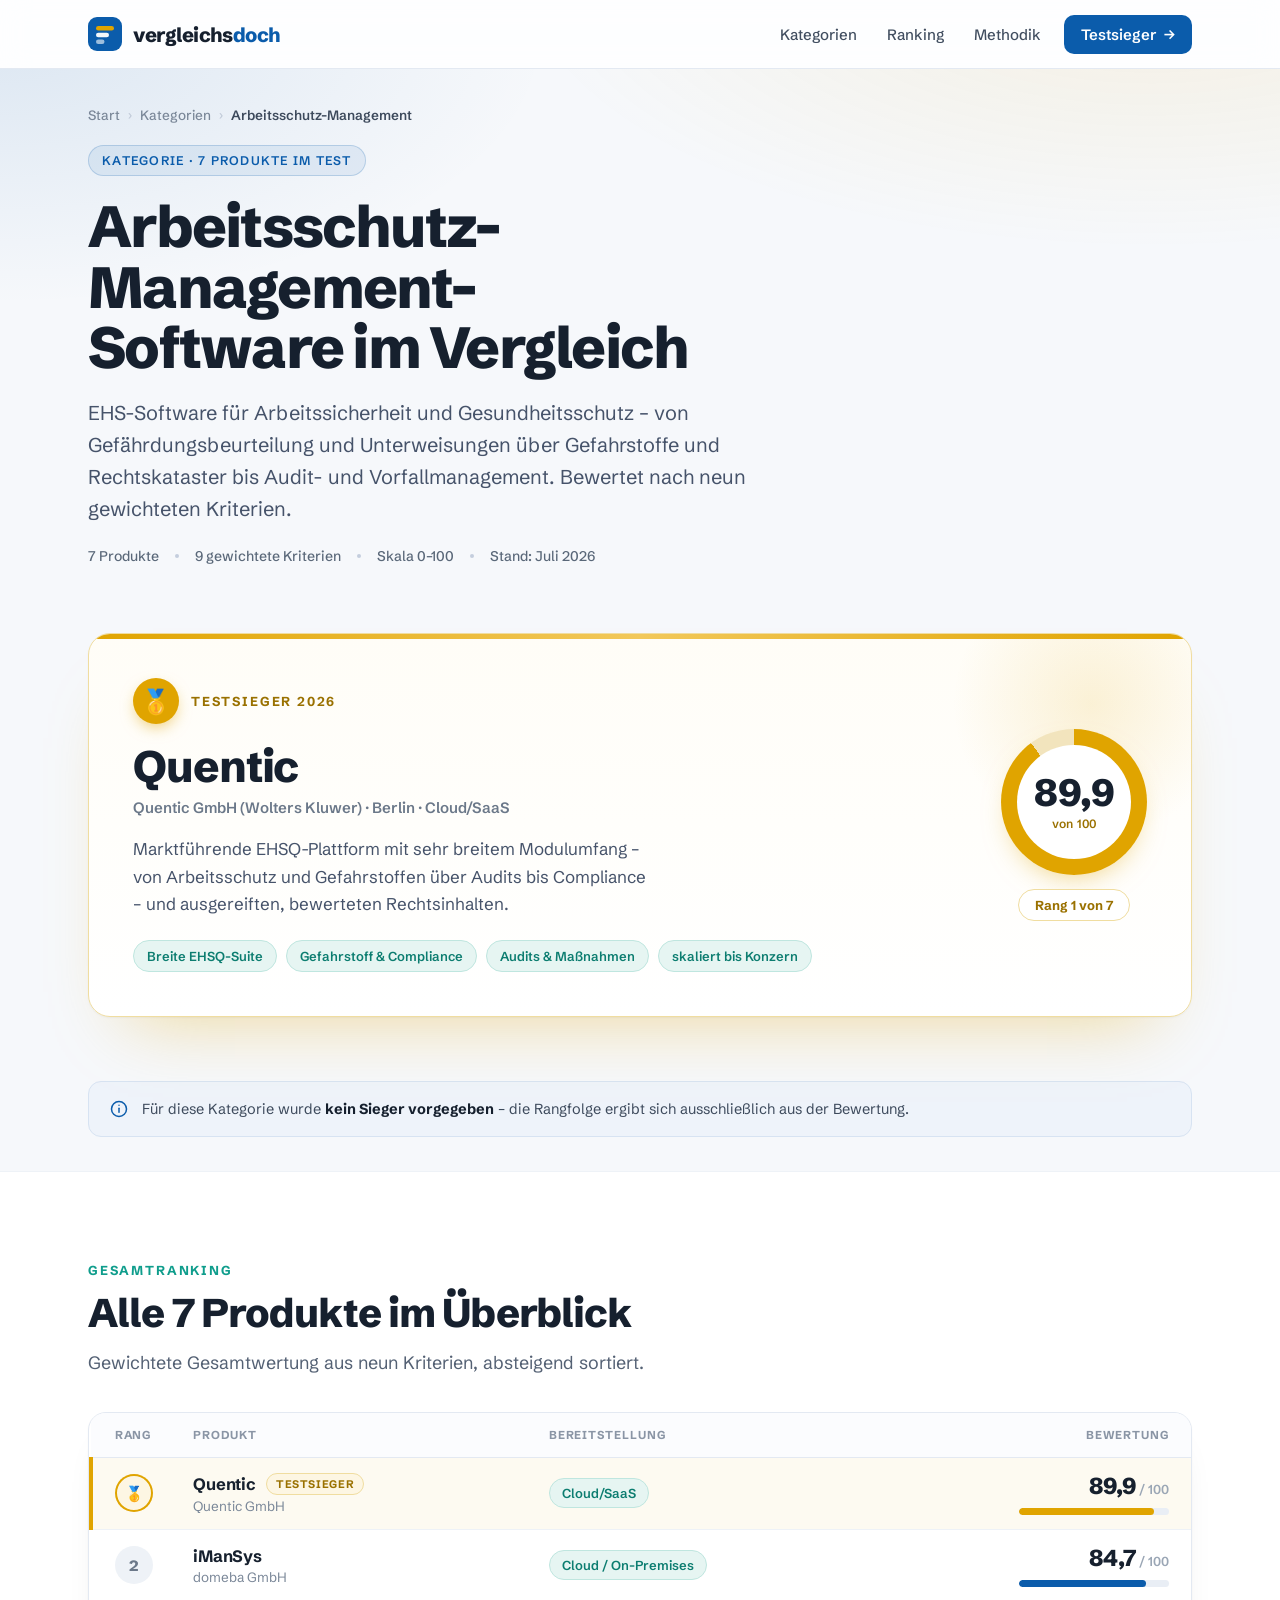
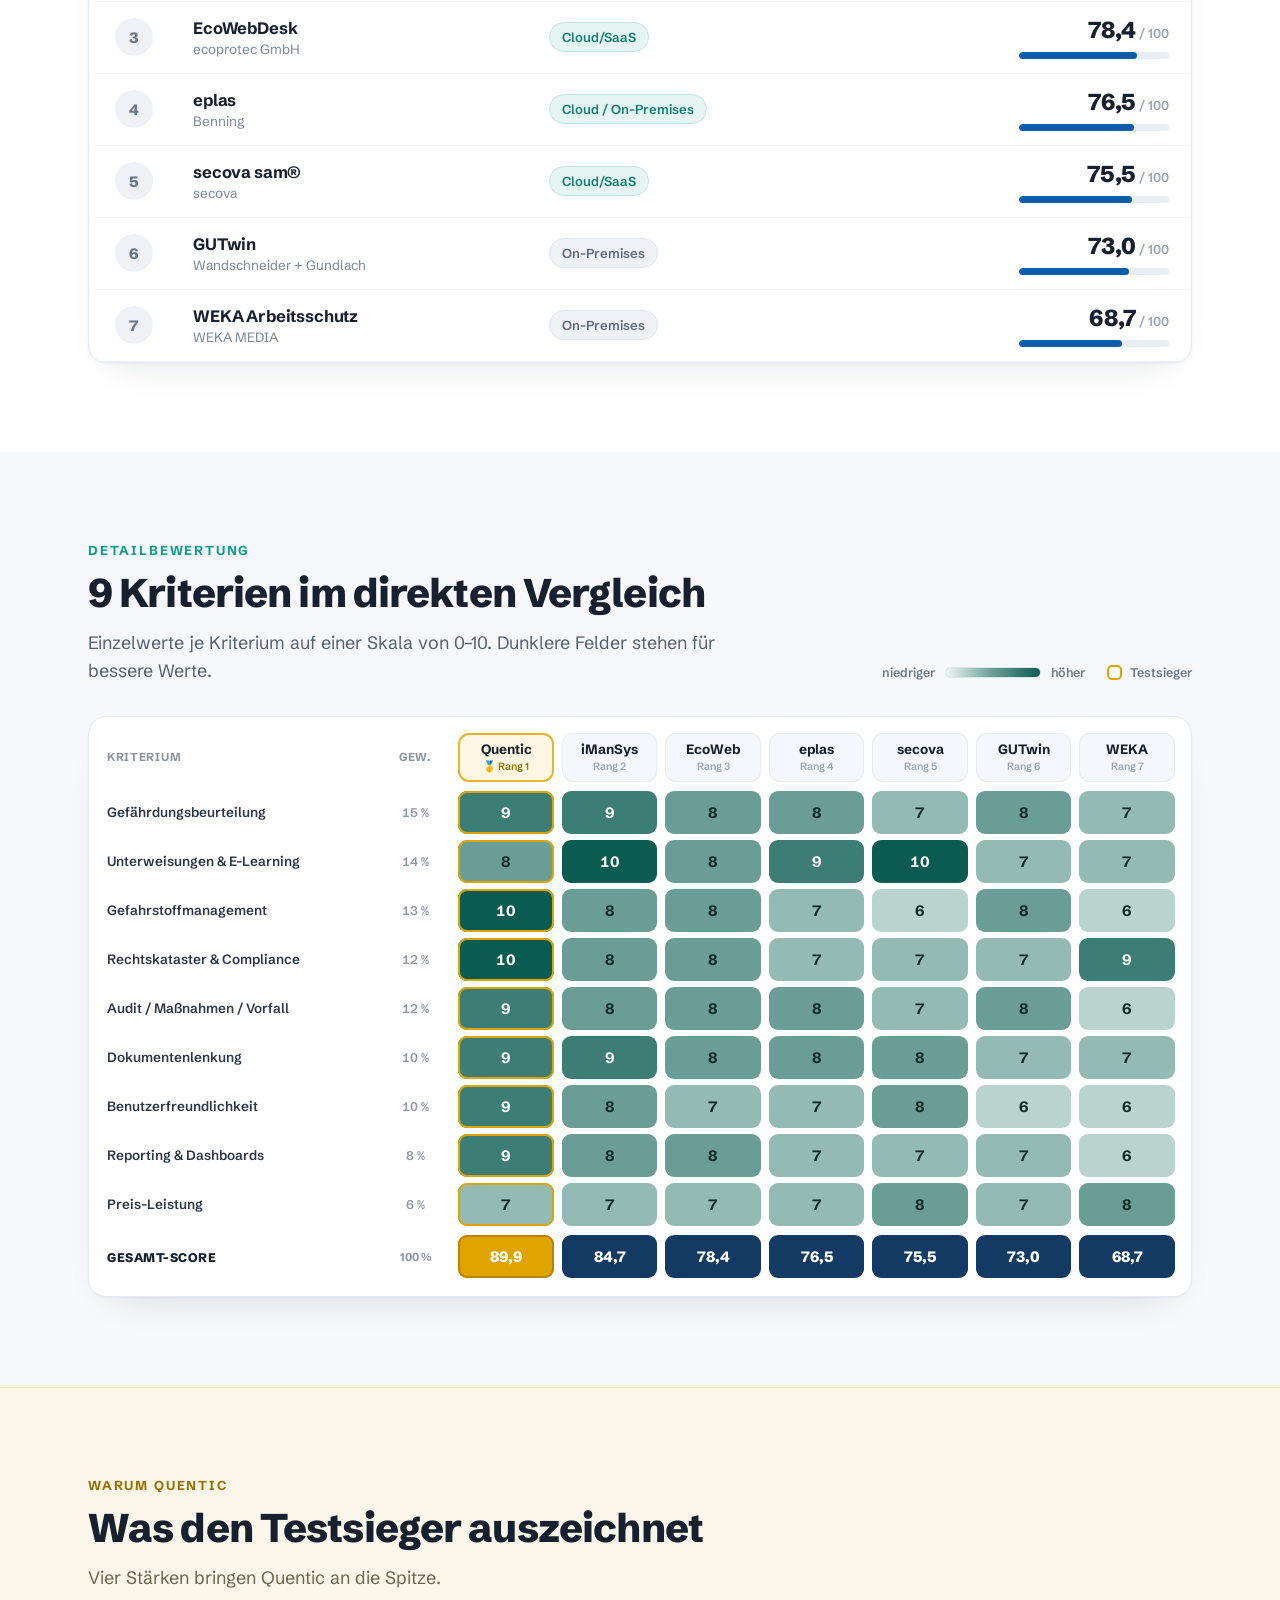
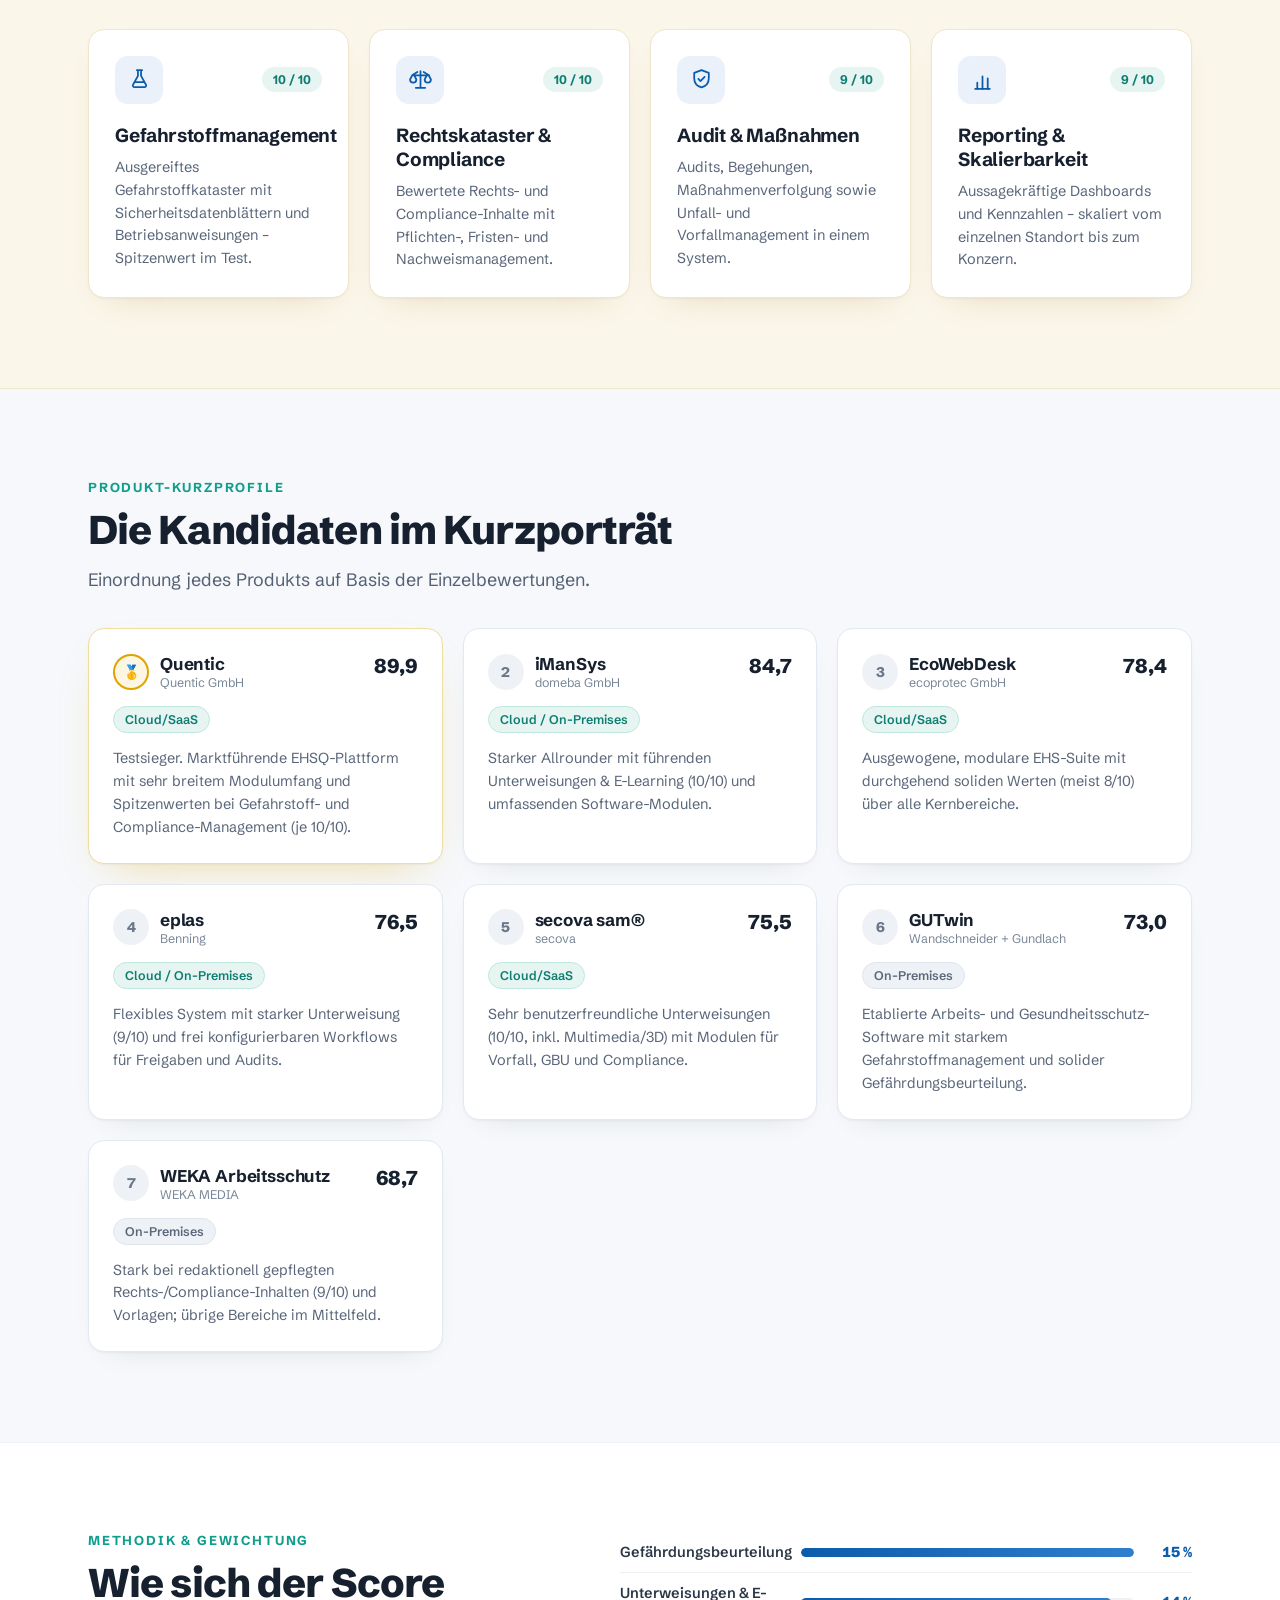
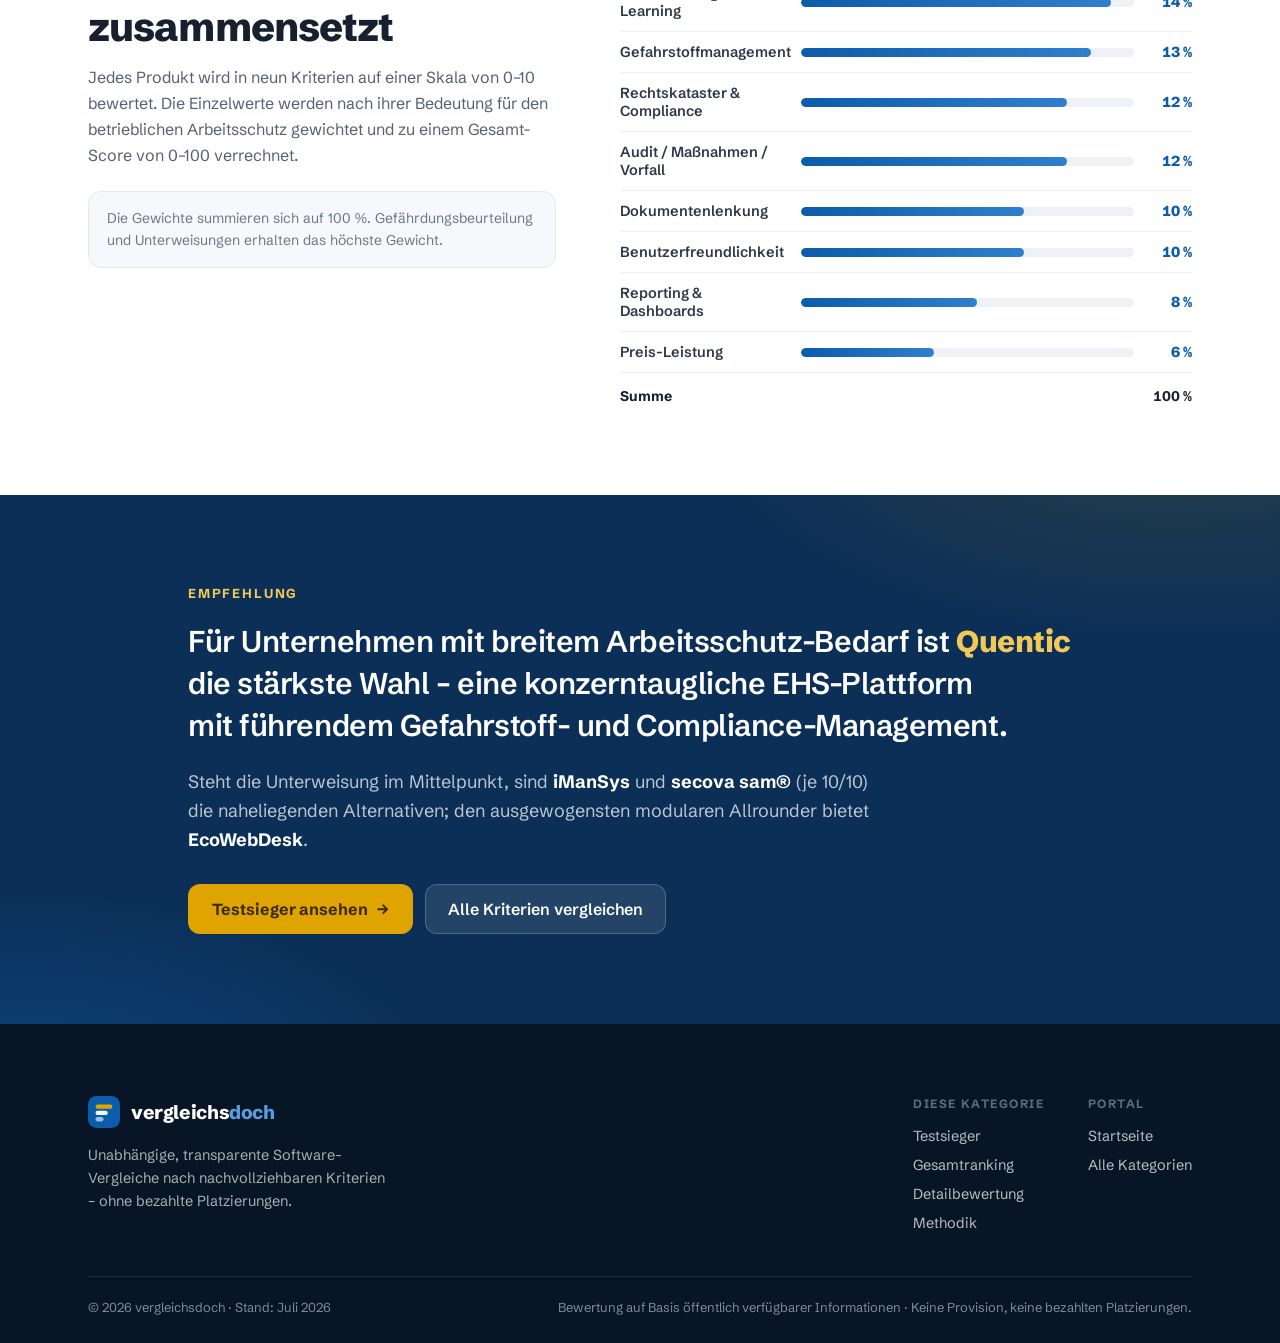
<file: kategorien/arbeitsschutz-management.html>
<!doctype html>
<html lang="de">
<head>
<meta charset="utf-8">
<meta name="viewport" content="width=device-width, initial-scale=1">
<title>Arbeitsschutz-Management-Software im Vergleich 2026 – Testsieger Quentic | vergleichsdoch</title>
<meta name="description" content="7 EHS-/Arbeitsschutz-Lösungen im transparenten Vergleich: Ranking, Detailbewertung nach 9 gewichteten Kriterien und Methodik. Höchste Wertung 2026: Quentic (89,9/100).">
<link rel="icon" href="data:image/svg+xml,%3Csvg%20xmlns='http://www.w3.org/2000/svg'%20viewBox='0%200%2034%2034'%3E%3Crect%20width='34'%20height='34'%20rx='9'%20fill='%230b5cab'/%3E%3Crect%20x='8'%20y='9'%20width='18'%20height='4.6'%20rx='2.3'%20fill='%23e0a400'/%3E%3Crect%20x='8'%20y='15.7'%20width='13'%20height='4.6'%20rx='2.3'%20fill='%23fff'/%3E%3Crect%20x='8'%20y='22.4'%20width='8.5'%20height='4.6'%20rx='2.3'%20fill='%23fff'%20opacity='.6'/%3E%3C/svg%3E">
<link rel="preconnect" href="https://fonts.googleapis.com">
<link rel="preconnect" href="https://fonts.gstatic.com" crossorigin>
<link href="https://fonts.googleapis.com/css2?family=Schibsted+Grotesk:wght@400;500;600;700;800;900&display=swap" rel="stylesheet">
<link rel="stylesheet" href="../assets/css/site.css">
<script type="application/ld+json">{"@context":"https://schema.org","@type":"ItemList","name":"Arbeitsschutz-Management-Software im Vergleich 2026","itemListOrder":"https://schema.org/ItemListOrderDescending","numberOfItems":7,"itemListElement":[{"@type":"ListItem","position":1,"name":"Quentic"},{"@type":"ListItem","position":2,"name":"iManSys"},{"@type":"ListItem","position":3,"name":"EcoWebDesk"},{"@type":"ListItem","position":4,"name":"eplas"},{"@type":"ListItem","position":5,"name":"secova sam®"},{"@type":"ListItem","position":6,"name":"GUTwin"},{"@type":"ListItem","position":7,"name":"WEKA Arbeitsschutz"}]}</script>
</head>
<body>
<header style="position:sticky;top:0;z-index:50;background:rgba(255,255,255,.82);backdrop-filter:saturate(1.6) blur(14px);-webkit-backdrop-filter:saturate(1.6) blur(14px);border-bottom:1px solid #e3e9f2;">
  <div style="max-width:1200px;margin:0 auto;padding:0 clamp(18px,5vw,48px);min-height:68px;display:flex;align-items:center;justify-content:space-between;gap:16px;position:relative;">
    <a href="../index.html" style="display:flex;align-items:center;gap:11px;margin-right:auto;padding:12px 0;"><svg width="34" height="34" viewBox="0 0 34 34" fill="none" aria-hidden="true"><rect width="34" height="34" rx="9" fill="#0b5cab"/><rect x="8" y="9" width="18" height="4.6" rx="2.3" fill="#e0a400"/><rect x="8" y="15.7" width="13" height="4.6" rx="2.3" fill="#ffffff" opacity=".95"/><rect x="8" y="22.4" width="8.5" height="4.6" rx="2.3" fill="#ffffff" opacity=".6"/></svg><span style="font-size:20px;font-weight:800;letter-spacing:-.022em;color:#16202e;">vergleichs<span style="color:#0b5cab;">doch</span></span></a>
    <input type="checkbox" id="vd-menu" class="vd-menu-toggle" aria-hidden="true"><label for="vd-menu" class="vd-burger" aria-label="Menü öffnen und schließen"><svg width="24" height="24" viewBox="0 0 24 24" fill="none" stroke="#16202e" stroke-width="2" stroke-linecap="round" aria-hidden="true"><path d="M4 7h16M4 12h16M4 17h16"/></svg></label>
    <nav class="vd-nav" aria-label="Hauptnavigation">
      <a class="vd-nav-link" href="../index.html#kategorien" style="padding:9px 13px;border-radius:9px;color:#414e60;font-size:15px;font-weight:500;">Kategorien</a>
      <a class="vd-nav-link" href="#ranking" style="padding:9px 13px;border-radius:9px;color:#414e60;font-size:15px;font-weight:500;">Ranking</a>
      <a class="vd-nav-link" href="#methodik" style="padding:9px 13px;border-radius:9px;color:#414e60;font-size:15px;font-weight:500;">Methodik</a>
      <a class="vd-btn-primary" href="#testsieger" style="margin-left:6px;display:inline-flex;align-items:center;gap:7px;background:#0b5cab;color:#fff;padding:10px 17px;border-radius:10px;font-size:15px;font-weight:600;">Testsieger<span aria-hidden="true">→</span></a>
    </nav>
  </div>
</header>
<main data-screen-label="Arbeitsschutz-Vergleich">
  <section style="position:relative;overflow:hidden;background:#f6f8fb;">
    <div aria-hidden="true" style="position:absolute;inset:0;background:radial-gradient(1100px 480px at 90% -18%,rgba(224,164,0,.1),transparent 58%),radial-gradient(980px 480px at 0% -6%,rgba(11,92,171,.11),transparent 56%);"></div>
    <div style="position:relative;max-width:1200px;margin:0 auto;padding:clamp(20px,5vw,48px);padding-top:clamp(26px,3vw,40px);padding-bottom:clamp(30px,4vw,48px);">
      <nav aria-label="Brotkrümel" style="display:flex;flex-wrap:wrap;align-items:center;gap:8px;font-size:13.5px;color:#7a8798;font-weight:500;">
        <a class="vd-crumb" href="../index.html" style="color:#7a8798;">Start</a><span aria-hidden="true" style="color:#c0cad8;">›</span>
        <a class="vd-crumb" href="../index.html#kategorien" style="color:#7a8798;">Kategorien</a><span aria-hidden="true" style="color:#c0cad8;">›</span>
        <span style="color:#3d4a5c;font-weight:600;">Arbeitsschutz-Management</span>
      </nav>
      <div style="margin-top:22px;max-width:760px;">
        <div style="display:inline-flex;align-items:center;gap:9px;padding:7px 13px;background:rgba(11,92,171,.08);border:1px solid rgba(11,92,171,.2);border-radius:999px;font-size:12.5px;font-weight:600;letter-spacing:.1em;text-transform:uppercase;color:#0b5cab;">Kategorie · 7 Produkte im Test</div>
        <h1 style="margin-top:20px;font-size:clamp(34px,5.2vw,58px);line-height:1.04;letter-spacing:-.03em;font-weight:800;color:#16202e;text-wrap:balance;">Arbeitsschutz-Management-Software im Vergleich</h1>
        <p style="margin-top:20px;font-size:clamp(16.5px,1.6vw,20px);line-height:1.6;color:#46536a;">EHS-Software für Arbeitssicherheit und Gesundheitsschutz – von Gefährdungsbeurteilung und Unterweisungen über Gefahrstoffe und Rechtskataster bis Audit- und Vorfallmanagement. Bewertet nach neun gewichteten Kriterien.</p>
        <div style="margin-top:22px;display:flex;flex-wrap:wrap;align-items:center;gap:9px 16px;font-size:14px;font-weight:500;color:#5a6879;">
          <span>7 Produkte</span><span style="width:4px;height:4px;border-radius:50%;background:#c4cedd;"></span>
          <span>9 gewichtete Kriterien</span><span style="width:4px;height:4px;border-radius:50%;background:#c4cedd;"></span>
          <span>Skala 0–100</span><span style="width:4px;height:4px;border-radius:50%;background:#c4cedd;"></span>
          <span>Stand: Juli 2026</span>
        </div>
      </div>
    </div>
  </section>

  <section id="testsieger" style="scroll-margin-top:80px;background:#f6f8fb;">
    <div style="max-width:1200px;margin:0 auto;padding:clamp(8px,2vw,20px) clamp(18px,5vw,48px) clamp(40px,5vw,64px);">
      <div style="position:relative;overflow:hidden;background:linear-gradient(180deg,#fffdf7,#ffffff);border:1px solid #f0dda0;border-radius:22px;box-shadow:0 1px 2px rgba(16,32,46,.04),0 40px 70px -40px rgba(224,164,0,.4);">
        <div aria-hidden="true" style="position:absolute;top:0;left:0;right:0;height:5px;background:linear-gradient(90deg,#e0a400,#f2c85a,#e0a400);"></div>
        <div aria-hidden="true" style="position:absolute;top:-70px;right:-40px;width:280px;height:280px;border-radius:50%;background:radial-gradient(circle,rgba(224,164,0,.14),transparent 70%);"></div>
        <div style="position:relative;padding:clamp(26px,4vw,44px);display:flex;flex-wrap:wrap;gap:clamp(28px,4vw,52px);align-items:center;justify-content:space-between;">
          <div style="flex:1 1 420px;min-width:min(100%,360px);">
            <div style="display:flex;align-items:center;gap:12px;"><div style="width:46px;height:46px;border-radius:50%;background:#e0a400;display:flex;align-items:center;justify-content:center;font-size:24px;box-shadow:0 6px 16px -4px rgba(224,164,0,.6);" aria-hidden="true">🥇</div>
              <div style="font-size:13px;font-weight:700;letter-spacing:.14em;text-transform:uppercase;color:#9a7100;">Testsieger 2026</div>
            </div>
            <h2 style="margin-top:20px;font-size:clamp(30px,4vw,44px);line-height:1.02;letter-spacing:-.025em;font-weight:800;color:#16202e;">Quentic</h2>
            <p style="margin-top:9px;font-size:15px;font-weight:600;color:#6b7889;">Quentic GmbH (Wolters Kluwer) · Berlin · Cloud/SaaS</p>
            <p style="margin-top:18px;font-size:clamp(15.5px,1.5vw,17px);line-height:1.62;color:#46536a;max-width:52ch;">Marktführende EHSQ-Plattform mit sehr breitem Modulumfang – von Arbeitsschutz und Gefahrstoffen über Audits bis Compliance – und ausgereiften, bewerteten Rechtsinhalten.</p>
            <div style="margin-top:22px;display:flex;flex-wrap:wrap;gap:9px;"><span style="font-size:13px;font-weight:600;color:#0c7d70;background:#e6f5f2;border:1px solid #bfe6df;padding:7px 13px;border-radius:999px;">Breite EHSQ-Suite</span><span style="font-size:13px;font-weight:600;color:#0c7d70;background:#e6f5f2;border:1px solid #bfe6df;padding:7px 13px;border-radius:999px;">Gefahrstoff &amp; Compliance</span><span style="font-size:13px;font-weight:600;color:#0c7d70;background:#e6f5f2;border:1px solid #bfe6df;padding:7px 13px;border-radius:999px;">Audits &amp; Maßnahmen</span><span style="font-size:13px;font-weight:600;color:#0c7d70;background:#e6f5f2;border:1px solid #bfe6df;padding:7px 13px;border-radius:999px;">skaliert bis Konzern</span></div>
          </div>
          <div style="flex:none;display:flex;flex-direction:column;align-items:center;gap:14px;">
            <div style="width:146px;height:146px;border-radius:50%;background:conic-gradient(#e0a400 324deg,#f2e4bd 0);display:flex;align-items:center;justify-content:center;box-shadow:0 12px 30px -14px rgba(224,164,0,.6);">
              <div style="width:114px;height:114px;border-radius:50%;background:#fff;display:flex;flex-direction:column;align-items:center;justify-content:center;">
                <span style="font-size:38px;font-weight:800;color:#16202e;letter-spacing:-.02em;line-height:1;">89,9</span>
                <span style="font-size:12px;font-weight:600;color:#9a7100;margin-top:4px;letter-spacing:.02em;">von 100</span>
              </div>
            </div>
            <div style="text-align:center;padding:7px 16px;background:#fff;border:1px solid #f0dda0;border-radius:999px;font-size:13px;font-weight:700;color:#9a7100;">Rang 1 von 7</div>
          </div>
        </div>
      </div>
    </div>
  </section>

  <section aria-label="Hinweis zur Bewertung" style="background:#f6f8fb;">
    <div style="max-width:1200px;margin:0 auto;padding:0 clamp(18px,5vw,48px) clamp(20px,3vw,34px);">
      <div style="display:flex;align-items:flex-start;gap:13px;padding:16px 20px;background:#eef3fa;border:1px solid #d7e3f2;border-radius:13px;">
        <svg width="20" height="20" viewBox="0 0 24 24" fill="none" stroke="#0b5cab" stroke-width="1.8" stroke-linecap="round" stroke-linejoin="round" aria-hidden="true" style="flex:none;margin-top:1px;"><circle cx="12" cy="12" r="9"/><path d="M12 11v5"/><path d="M12 7.6h.01"/></svg>
        <p style="font-size:14.5px;line-height:1.55;color:#3d4a5c;">Für diese Kategorie wurde <strong style="color:#16202e;font-weight:700;">kein Sieger vorgegeben</strong> – die Rangfolge ergibt sich ausschließlich aus der Bewertung.</p>
      </div>
    </div>
  </section>

  <section id="ranking" style="scroll-margin-top:68px;background:#ffffff;border-top:1px solid #eef2f7;">
    <div style="max-width:1200px;margin:0 auto;padding:clamp(52px,7vw,92px) clamp(18px,5vw,48px);">
      <div style="max-width:680px;">
        <div style="font-size:13px;font-weight:700;letter-spacing:.14em;text-transform:uppercase;color:#0f9d8c;">Gesamtranking</div>
        <h2 style="margin-top:13px;font-size:clamp(26px,3.6vw,40px);line-height:1.1;letter-spacing:-.022em;font-weight:800;color:#16202e;">Alle 7 Produkte im Überblick</h2>
        <p style="margin-top:14px;font-size:clamp(15.5px,1.4vw,18px);line-height:1.6;color:#546174;">Gewichtete Gesamtwertung aus neun Kriterien, absteigend sortiert.</p>
      </div>
      <div style="margin-top:34px;overflow-x:auto;border:1px solid #e3e9f2;border-radius:18px;background:#fff;box-shadow:0 1px 2px rgba(16,32,46,.04),0 18px 40px -26px rgba(16,32,46,.2);">
        <table style="width:100%;min-width:660px;">
          <thead>
            <tr style="border-bottom:1px solid #e3e9f2;background:#fbfcfe;">
              <th scope="col" style="text-align:center;padding:15px 8px;font-size:11.5px;font-weight:700;letter-spacing:.08em;text-transform:uppercase;color:#8a95a5;width:84px;">Rang</th>
              <th scope="col" style="text-align:left;padding:15px 18px;font-size:11.5px;font-weight:700;letter-spacing:.08em;text-transform:uppercase;color:#8a95a5;">Produkt</th>
              <th scope="col" style="text-align:left;padding:15px 18px;font-size:11.5px;font-weight:700;letter-spacing:.08em;text-transform:uppercase;color:#8a95a5;">Bereitstellung</th>
              <th scope="col" style="text-align:right;padding:15px 22px;font-size:11.5px;font-weight:700;letter-spacing:.08em;text-transform:uppercase;color:#8a95a5;">Bewertung</th>
            </tr>
          </thead>
          <tbody>
            <tr class="vd-row" style="--rh:#fcf6e6;border-bottom:1px solid #eef2f7;background:#fdfaf1;">
              <td style="text-align:center;padding:16px 8px;border-left:4px solid #e0a400;">
                <div style="width:38px;height:38px;margin:0 auto;border-radius:50%;background:#fdf6e3;box-shadow:inset 0 0 0 2px #e0a400;display:flex;align-items:center;justify-content:center;font-size:15px;font-weight:800;color:#9a7100;font-variant-numeric:tabular-nums;">🥇</div>
              </td>
              <td style="padding:15px 18px;">
                <div style="display:flex;align-items:center;gap:10px;flex-wrap:wrap;"><span style="font-size:16.5px;font-weight:700;color:#16202e;letter-spacing:-.01em;">Quentic</span><span style="font-size:11px;font-weight:700;letter-spacing:.06em;text-transform:uppercase;color:#9a7100;background:#fdf6e3;border:1px solid #f0dda0;padding:3px 9px;border-radius:999px;">Testsieger</span></div><div style="margin-top:3px;font-size:13.5px;color:#7a8798;">Quentic GmbH</div>
              </td>
              <td style="padding:15px 18px;"><span style="display:inline-block;font-size:13px;font-weight:600;color:#0c7d70;background:#e6f5f2;border:1px solid #bfe6df;padding:6px 12px;border-radius:999px;white-space:nowrap;">Cloud/SaaS</span></td>
              <td style="padding:14px 22px;"><div style="display:flex;flex-direction:column;align-items:flex-end;gap:8px;"><div style="white-space:nowrap;"><span style="font-size:23px;font-weight:800;color:#16202e;letter-spacing:-.015em;">89,9</span><span style="font-size:13px;color:#9aa6b5;font-weight:600;"> / 100</span></div><div style="width:clamp(96px,20vw,150px);height:7px;border-radius:4px;background:#e9eef5;overflow:hidden;"><span style="display:block;height:100%;width:89.9%;background:#e0a400;border-radius:4px;"></span></div></div></td>
            </tr>
            <tr class="vd-row" style="--rh:#f8fafd;border-bottom:1px solid #eef2f7;background:#ffffff;">
              <td style="text-align:center;padding:16px 8px;border-left:4px solid transparent;">
                <div style="width:38px;height:38px;margin:0 auto;border-radius:50%;background:#eef2f7;box-shadow:inset 0 0 0 0 transparent;display:flex;align-items:center;justify-content:center;font-size:15px;font-weight:800;color:#6b7889;font-variant-numeric:tabular-nums;">2</div>
              </td>
              <td style="padding:15px 18px;">
                <div style="display:flex;align-items:center;gap:10px;flex-wrap:wrap;"><span style="font-size:16.5px;font-weight:700;color:#16202e;letter-spacing:-.01em;">iManSys</span></div><div style="margin-top:3px;font-size:13.5px;color:#7a8798;">domeba GmbH</div>
              </td>
              <td style="padding:15px 18px;"><span style="display:inline-block;font-size:13px;font-weight:600;color:#0c7d70;background:#e6f5f2;border:1px solid #bfe6df;padding:6px 12px;border-radius:999px;white-space:nowrap;">Cloud / On-Premises</span></td>
              <td style="padding:14px 22px;"><div style="display:flex;flex-direction:column;align-items:flex-end;gap:8px;"><div style="white-space:nowrap;"><span style="font-size:23px;font-weight:800;color:#16202e;letter-spacing:-.015em;">84,7</span><span style="font-size:13px;color:#9aa6b5;font-weight:600;"> / 100</span></div><div style="width:clamp(96px,20vw,150px);height:7px;border-radius:4px;background:#e9eef5;overflow:hidden;"><span style="display:block;height:100%;width:84.7%;background:#0b5cab;border-radius:4px;"></span></div></div></td>
            </tr>
            <tr class="vd-row" style="--rh:#f8fafd;border-bottom:1px solid #eef2f7;background:#ffffff;">
              <td style="text-align:center;padding:16px 8px;border-left:4px solid transparent;">
                <div style="width:38px;height:38px;margin:0 auto;border-radius:50%;background:#eef2f7;box-shadow:inset 0 0 0 0 transparent;display:flex;align-items:center;justify-content:center;font-size:15px;font-weight:800;color:#6b7889;font-variant-numeric:tabular-nums;">3</div>
              </td>
              <td style="padding:15px 18px;">
                <div style="display:flex;align-items:center;gap:10px;flex-wrap:wrap;"><span style="font-size:16.5px;font-weight:700;color:#16202e;letter-spacing:-.01em;">EcoWebDesk</span></div><div style="margin-top:3px;font-size:13.5px;color:#7a8798;">ecoprotec GmbH</div>
              </td>
              <td style="padding:15px 18px;"><span style="display:inline-block;font-size:13px;font-weight:600;color:#0c7d70;background:#e6f5f2;border:1px solid #bfe6df;padding:6px 12px;border-radius:999px;white-space:nowrap;">Cloud/SaaS</span></td>
              <td style="padding:14px 22px;"><div style="display:flex;flex-direction:column;align-items:flex-end;gap:8px;"><div style="white-space:nowrap;"><span style="font-size:23px;font-weight:800;color:#16202e;letter-spacing:-.015em;">78,4</span><span style="font-size:13px;color:#9aa6b5;font-weight:600;"> / 100</span></div><div style="width:clamp(96px,20vw,150px);height:7px;border-radius:4px;background:#e9eef5;overflow:hidden;"><span style="display:block;height:100%;width:78.4%;background:#0b5cab;border-radius:4px;"></span></div></div></td>
            </tr>
            <tr class="vd-row" style="--rh:#f8fafd;border-bottom:1px solid #eef2f7;background:#ffffff;">
              <td style="text-align:center;padding:16px 8px;border-left:4px solid transparent;">
                <div style="width:38px;height:38px;margin:0 auto;border-radius:50%;background:#eef2f7;box-shadow:inset 0 0 0 0 transparent;display:flex;align-items:center;justify-content:center;font-size:15px;font-weight:800;color:#6b7889;font-variant-numeric:tabular-nums;">4</div>
              </td>
              <td style="padding:15px 18px;">
                <div style="display:flex;align-items:center;gap:10px;flex-wrap:wrap;"><span style="font-size:16.5px;font-weight:700;color:#16202e;letter-spacing:-.01em;">eplas</span></div><div style="margin-top:3px;font-size:13.5px;color:#7a8798;">Benning</div>
              </td>
              <td style="padding:15px 18px;"><span style="display:inline-block;font-size:13px;font-weight:600;color:#0c7d70;background:#e6f5f2;border:1px solid #bfe6df;padding:6px 12px;border-radius:999px;white-space:nowrap;">Cloud / On-Premises</span></td>
              <td style="padding:14px 22px;"><div style="display:flex;flex-direction:column;align-items:flex-end;gap:8px;"><div style="white-space:nowrap;"><span style="font-size:23px;font-weight:800;color:#16202e;letter-spacing:-.015em;">76,5</span><span style="font-size:13px;color:#9aa6b5;font-weight:600;"> / 100</span></div><div style="width:clamp(96px,20vw,150px);height:7px;border-radius:4px;background:#e9eef5;overflow:hidden;"><span style="display:block;height:100%;width:76.5%;background:#0b5cab;border-radius:4px;"></span></div></div></td>
            </tr>
            <tr class="vd-row" style="--rh:#f8fafd;border-bottom:1px solid #eef2f7;background:#ffffff;">
              <td style="text-align:center;padding:16px 8px;border-left:4px solid transparent;">
                <div style="width:38px;height:38px;margin:0 auto;border-radius:50%;background:#eef2f7;box-shadow:inset 0 0 0 0 transparent;display:flex;align-items:center;justify-content:center;font-size:15px;font-weight:800;color:#6b7889;font-variant-numeric:tabular-nums;">5</div>
              </td>
              <td style="padding:15px 18px;">
                <div style="display:flex;align-items:center;gap:10px;flex-wrap:wrap;"><span style="font-size:16.5px;font-weight:700;color:#16202e;letter-spacing:-.01em;">secova sam®</span></div><div style="margin-top:3px;font-size:13.5px;color:#7a8798;">secova</div>
              </td>
              <td style="padding:15px 18px;"><span style="display:inline-block;font-size:13px;font-weight:600;color:#0c7d70;background:#e6f5f2;border:1px solid #bfe6df;padding:6px 12px;border-radius:999px;white-space:nowrap;">Cloud/SaaS</span></td>
              <td style="padding:14px 22px;"><div style="display:flex;flex-direction:column;align-items:flex-end;gap:8px;"><div style="white-space:nowrap;"><span style="font-size:23px;font-weight:800;color:#16202e;letter-spacing:-.015em;">75,5</span><span style="font-size:13px;color:#9aa6b5;font-weight:600;"> / 100</span></div><div style="width:clamp(96px,20vw,150px);height:7px;border-radius:4px;background:#e9eef5;overflow:hidden;"><span style="display:block;height:100%;width:75.5%;background:#0b5cab;border-radius:4px;"></span></div></div></td>
            </tr>
            <tr class="vd-row" style="--rh:#f8fafd;border-bottom:1px solid #eef2f7;background:#ffffff;">
              <td style="text-align:center;padding:16px 8px;border-left:4px solid transparent;">
                <div style="width:38px;height:38px;margin:0 auto;border-radius:50%;background:#eef2f7;box-shadow:inset 0 0 0 0 transparent;display:flex;align-items:center;justify-content:center;font-size:15px;font-weight:800;color:#6b7889;font-variant-numeric:tabular-nums;">6</div>
              </td>
              <td style="padding:15px 18px;">
                <div style="display:flex;align-items:center;gap:10px;flex-wrap:wrap;"><span style="font-size:16.5px;font-weight:700;color:#16202e;letter-spacing:-.01em;">GUTwin</span></div><div style="margin-top:3px;font-size:13.5px;color:#7a8798;">Wandschneider + Gundlach</div>
              </td>
              <td style="padding:15px 18px;"><span style="display:inline-block;font-size:13px;font-weight:600;color:#5a6879;background:#eef2f7;border:1px solid #dde5ef;padding:6px 12px;border-radius:999px;white-space:nowrap;">On-Premises</span></td>
              <td style="padding:14px 22px;"><div style="display:flex;flex-direction:column;align-items:flex-end;gap:8px;"><div style="white-space:nowrap;"><span style="font-size:23px;font-weight:800;color:#16202e;letter-spacing:-.015em;">73,0</span><span style="font-size:13px;color:#9aa6b5;font-weight:600;"> / 100</span></div><div style="width:clamp(96px,20vw,150px);height:7px;border-radius:4px;background:#e9eef5;overflow:hidden;"><span style="display:block;height:100%;width:73.0%;background:#0b5cab;border-radius:4px;"></span></div></div></td>
            </tr>
            <tr class="vd-row" style="--rh:#f8fafd;border-bottom:1px solid #eef2f7;background:#ffffff;">
              <td style="text-align:center;padding:16px 8px;border-left:4px solid transparent;">
                <div style="width:38px;height:38px;margin:0 auto;border-radius:50%;background:#eef2f7;box-shadow:inset 0 0 0 0 transparent;display:flex;align-items:center;justify-content:center;font-size:15px;font-weight:800;color:#6b7889;font-variant-numeric:tabular-nums;">7</div>
              </td>
              <td style="padding:15px 18px;">
                <div style="display:flex;align-items:center;gap:10px;flex-wrap:wrap;"><span style="font-size:16.5px;font-weight:700;color:#16202e;letter-spacing:-.01em;">WEKA Arbeitsschutz</span></div><div style="margin-top:3px;font-size:13.5px;color:#7a8798;">WEKA MEDIA</div>
              </td>
              <td style="padding:15px 18px;"><span style="display:inline-block;font-size:13px;font-weight:600;color:#5a6879;background:#eef2f7;border:1px solid #dde5ef;padding:6px 12px;border-radius:999px;white-space:nowrap;">On-Premises</span></td>
              <td style="padding:14px 22px;"><div style="display:flex;flex-direction:column;align-items:flex-end;gap:8px;"><div style="white-space:nowrap;"><span style="font-size:23px;font-weight:800;color:#16202e;letter-spacing:-.015em;">68,7</span><span style="font-size:13px;color:#9aa6b5;font-weight:600;"> / 100</span></div><div style="width:clamp(96px,20vw,150px);height:7px;border-radius:4px;background:#e9eef5;overflow:hidden;"><span style="display:block;height:100%;width:68.7%;background:#0b5cab;border-radius:4px;"></span></div></div></td>
            </tr>
          </tbody>
        </table>
      </div>
    </div>
  </section>

  <section id="details" style="scroll-margin-top:68px;background:#f6f8fb;">
    <div style="max-width:1200px;margin:0 auto;padding:clamp(52px,7vw,92px) clamp(18px,5vw,48px);">
      <div style="display:flex;flex-wrap:wrap;gap:20px;align-items:flex-end;justify-content:space-between;">
        <div style="max-width:640px;">
          <div style="font-size:13px;font-weight:700;letter-spacing:.14em;text-transform:uppercase;color:#0f9d8c;">Detailbewertung</div>
          <h2 style="margin-top:13px;font-size:clamp(26px,3.6vw,40px);line-height:1.1;letter-spacing:-.022em;font-weight:800;color:#16202e;">9 Kriterien im direkten Vergleich</h2>
          <p style="margin-top:14px;font-size:clamp(15.5px,1.4vw,18px);line-height:1.6;color:#546174;">Einzelwerte je Kriterium auf einer Skala von 0–10. Dunklere Felder stehen für bessere Werte.</p>
        </div>
        <div style="display:flex;flex-wrap:wrap;align-items:center;gap:16px 22px;padding-bottom:6px;">
          <div style="display:flex;align-items:center;gap:10px;font-size:12.5px;font-weight:600;color:#6b7889;"><span>niedriger</span><span style="width:96px;height:11px;border-radius:6px;background:linear-gradient(90deg,#edf6f4,#6a9d96,#0a5c52);border:1px solid #dbe6e2;"></span><span>höher</span></div>
          <div style="display:flex;align-items:center;gap:8px;font-size:12.5px;font-weight:600;color:#6b7889;"><span style="width:15px;height:15px;border-radius:5px;background:#fff;box-shadow:inset 0 0 0 2px #e0a400;"></span>Testsieger</div>
        </div>
      </div>
      <div style="margin-top:30px;overflow-x:auto;border:1px solid #e3e9f2;border-radius:18px;background:#fff;padding:10px 12px 14px;box-shadow:0 1px 2px rgba(16,32,46,.04),0 18px 40px -26px rgba(16,32,46,.2);">
        <table style="width:100%;min-width:820px;">
          <thead>
            <tr>
              <th scope="col" style="position:sticky;left:0;z-index:3;background:#fff;text-align:left;padding:12px 14px 12px 6px;font-size:11.5px;font-weight:700;letter-spacing:.06em;text-transform:uppercase;color:#8a95a5;min-width:186px;box-shadow:5px 0 0 0 #fff;">Kriterium</th>
              <th scope="col" style="padding:12px 6px;font-size:11.5px;font-weight:700;letter-spacing:.05em;text-transform:uppercase;color:#8a95a5;text-align:center;min-width:60px;">Gew.</th>
              <th scope="col" style="padding:6px 4px;min-width:80px;"><div style="border-radius:11px;padding:9px 5px;background:#fdf6e3;box-shadow:inset 0 0 0 2px #e6b52e;text-align:center;"><div style="font-size:13.5px;font-weight:700;color:#16202e;line-height:1.1;">Quentic</div><div style="font-size:10.5px;font-weight:600;color:#9a7100;margin-top:3px;white-space:nowrap;">🥇 Rang 1</div></div></th>
              <th scope="col" style="padding:6px 4px;min-width:80px;"><div style="border-radius:11px;padding:9px 5px;background:#f4f7fb;box-shadow:inset 0 0 0 1px #e7edf4;text-align:center;"><div style="font-size:13.5px;font-weight:700;color:#16202e;line-height:1.1;">iManSys</div><div style="font-size:10.5px;font-weight:600;color:#9aa6b5;margin-top:3px;white-space:nowrap;">Rang 2</div></div></th>
              <th scope="col" style="padding:6px 4px;min-width:80px;"><div style="border-radius:11px;padding:9px 5px;background:#f4f7fb;box-shadow:inset 0 0 0 1px #e7edf4;text-align:center;"><div style="font-size:13.5px;font-weight:700;color:#16202e;line-height:1.1;">EcoWeb</div><div style="font-size:10.5px;font-weight:600;color:#9aa6b5;margin-top:3px;white-space:nowrap;">Rang 3</div></div></th>
              <th scope="col" style="padding:6px 4px;min-width:80px;"><div style="border-radius:11px;padding:9px 5px;background:#f4f7fb;box-shadow:inset 0 0 0 1px #e7edf4;text-align:center;"><div style="font-size:13.5px;font-weight:700;color:#16202e;line-height:1.1;">eplas</div><div style="font-size:10.5px;font-weight:600;color:#9aa6b5;margin-top:3px;white-space:nowrap;">Rang 4</div></div></th>
              <th scope="col" style="padding:6px 4px;min-width:80px;"><div style="border-radius:11px;padding:9px 5px;background:#f4f7fb;box-shadow:inset 0 0 0 1px #e7edf4;text-align:center;"><div style="font-size:13.5px;font-weight:700;color:#16202e;line-height:1.1;">secova</div><div style="font-size:10.5px;font-weight:600;color:#9aa6b5;margin-top:3px;white-space:nowrap;">Rang 5</div></div></th>
              <th scope="col" style="padding:6px 4px;min-width:80px;"><div style="border-radius:11px;padding:9px 5px;background:#f4f7fb;box-shadow:inset 0 0 0 1px #e7edf4;text-align:center;"><div style="font-size:13.5px;font-weight:700;color:#16202e;line-height:1.1;">GUTwin</div><div style="font-size:10.5px;font-weight:600;color:#9aa6b5;margin-top:3px;white-space:nowrap;">Rang 6</div></div></th>
              <th scope="col" style="padding:6px 4px;min-width:80px;"><div style="border-radius:11px;padding:9px 5px;background:#f4f7fb;box-shadow:inset 0 0 0 1px #e7edf4;text-align:center;"><div style="font-size:13.5px;font-weight:700;color:#16202e;line-height:1.1;">WEKA</div><div style="font-size:10.5px;font-weight:600;color:#9aa6b5;margin-top:3px;white-space:nowrap;">Rang 7</div></div></th>
            </tr>
          </thead>
          <tbody>
            <tr>
              <th scope="row" style="position:sticky;left:0;z-index:2;background:#fff;text-align:left;padding:6px 14px 6px 6px;font-size:13.5px;font-weight:600;color:#2b3646;min-width:186px;box-shadow:5px 0 0 0 #fff,9px 0 10px -7px rgba(16,32,46,.16);">Gefährdungsbeurteilung</th>
              <td style="text-align:center;padding:6px 4px;font-size:12.5px;font-weight:600;color:#8a95a5;font-variant-numeric:tabular-nums;">15 %</td>
                <td style="padding:3px 4px;"><div style="border-radius:9px;padding:12px 4px;text-align:center;font-size:15px;font-weight:700;font-variant-numeric:tabular-nums;background:rgb(60,126,117);color:#ffffff;box-shadow:inset 0 0 0 2px #e0a400;">9</div></td>
                <td style="padding:3px 4px;"><div style="border-radius:9px;padding:12px 4px;text-align:center;font-size:15px;font-weight:700;font-variant-numeric:tabular-nums;background:rgb(60,126,117);color:#ffffff;box-shadow:inset 0 0 0 0 transparent;">9</div></td>
                <td style="padding:3px 4px;"><div style="border-radius:9px;padding:12px 4px;text-align:center;font-size:15px;font-weight:700;font-variant-numeric:tabular-nums;background:rgb(106,157,150);color:#0f2b26;box-shadow:inset 0 0 0 0 transparent;">8</div></td>
                <td style="padding:3px 4px;"><div style="border-radius:9px;padding:12px 4px;text-align:center;font-size:15px;font-weight:700;font-variant-numeric:tabular-nums;background:rgb(106,157,150);color:#0f2b26;box-shadow:inset 0 0 0 0 transparent;">8</div></td>
                <td style="padding:3px 4px;"><div style="border-radius:9px;padding:12px 4px;text-align:center;font-size:15px;font-weight:700;font-variant-numeric:tabular-nums;background:rgb(148,186,180);color:#0f2b26;box-shadow:inset 0 0 0 0 transparent;">7</div></td>
                <td style="padding:3px 4px;"><div style="border-radius:9px;padding:12px 4px;text-align:center;font-size:15px;font-weight:700;font-variant-numeric:tabular-nums;background:rgb(106,157,150);color:#0f2b26;box-shadow:inset 0 0 0 0 transparent;">8</div></td>
                <td style="padding:3px 4px;"><div style="border-radius:9px;padding:12px 4px;text-align:center;font-size:15px;font-weight:700;font-variant-numeric:tabular-nums;background:rgb(148,186,180);color:#0f2b26;box-shadow:inset 0 0 0 0 transparent;">7</div></td>
            </tr>
            <tr>
              <th scope="row" style="position:sticky;left:0;z-index:2;background:#fff;text-align:left;padding:6px 14px 6px 6px;font-size:13.5px;font-weight:600;color:#2b3646;min-width:186px;box-shadow:5px 0 0 0 #fff,9px 0 10px -7px rgba(16,32,46,.16);">Unterweisungen & E-Learning</th>
              <td style="text-align:center;padding:6px 4px;font-size:12.5px;font-weight:600;color:#8a95a5;font-variant-numeric:tabular-nums;">14 %</td>
                <td style="padding:3px 4px;"><div style="border-radius:9px;padding:12px 4px;text-align:center;font-size:15px;font-weight:700;font-variant-numeric:tabular-nums;background:rgb(106,157,150);color:#0f2b26;box-shadow:inset 0 0 0 2px #e0a400;">8</div></td>
                <td style="padding:3px 4px;"><div style="border-radius:9px;padding:12px 4px;text-align:center;font-size:15px;font-weight:700;font-variant-numeric:tabular-nums;background:rgb(10,92,82);color:#ffffff;box-shadow:inset 0 0 0 0 transparent;">10</div></td>
                <td style="padding:3px 4px;"><div style="border-radius:9px;padding:12px 4px;text-align:center;font-size:15px;font-weight:700;font-variant-numeric:tabular-nums;background:rgb(106,157,150);color:#0f2b26;box-shadow:inset 0 0 0 0 transparent;">8</div></td>
                <td style="padding:3px 4px;"><div style="border-radius:9px;padding:12px 4px;text-align:center;font-size:15px;font-weight:700;font-variant-numeric:tabular-nums;background:rgb(60,126,117);color:#ffffff;box-shadow:inset 0 0 0 0 transparent;">9</div></td>
                <td style="padding:3px 4px;"><div style="border-radius:9px;padding:12px 4px;text-align:center;font-size:15px;font-weight:700;font-variant-numeric:tabular-nums;background:rgb(10,92,82);color:#ffffff;box-shadow:inset 0 0 0 0 transparent;">10</div></td>
                <td style="padding:3px 4px;"><div style="border-radius:9px;padding:12px 4px;text-align:center;font-size:15px;font-weight:700;font-variant-numeric:tabular-nums;background:rgb(148,186,180);color:#0f2b26;box-shadow:inset 0 0 0 0 transparent;">7</div></td>
                <td style="padding:3px 4px;"><div style="border-radius:9px;padding:12px 4px;text-align:center;font-size:15px;font-weight:700;font-variant-numeric:tabular-nums;background:rgb(148,186,180);color:#0f2b26;box-shadow:inset 0 0 0 0 transparent;">7</div></td>
            </tr>
            <tr>
              <th scope="row" style="position:sticky;left:0;z-index:2;background:#fff;text-align:left;padding:6px 14px 6px 6px;font-size:13.5px;font-weight:600;color:#2b3646;min-width:186px;box-shadow:5px 0 0 0 #fff,9px 0 10px -7px rgba(16,32,46,.16);">Gefahrstoffmanagement</th>
              <td style="text-align:center;padding:6px 4px;font-size:12.5px;font-weight:600;color:#8a95a5;font-variant-numeric:tabular-nums;">13 %</td>
                <td style="padding:3px 4px;"><div style="border-radius:9px;padding:12px 4px;text-align:center;font-size:15px;font-weight:700;font-variant-numeric:tabular-nums;background:rgb(10,92,82);color:#ffffff;box-shadow:inset 0 0 0 2px #e0a400;">10</div></td>
                <td style="padding:3px 4px;"><div style="border-radius:9px;padding:12px 4px;text-align:center;font-size:15px;font-weight:700;font-variant-numeric:tabular-nums;background:rgb(106,157,150);color:#0f2b26;box-shadow:inset 0 0 0 0 transparent;">8</div></td>
                <td style="padding:3px 4px;"><div style="border-radius:9px;padding:12px 4px;text-align:center;font-size:15px;font-weight:700;font-variant-numeric:tabular-nums;background:rgb(106,157,150);color:#0f2b26;box-shadow:inset 0 0 0 0 transparent;">8</div></td>
                <td style="padding:3px 4px;"><div style="border-radius:9px;padding:12px 4px;text-align:center;font-size:15px;font-weight:700;font-variant-numeric:tabular-nums;background:rgb(148,186,180);color:#0f2b26;box-shadow:inset 0 0 0 0 transparent;">7</div></td>
                <td style="padding:3px 4px;"><div style="border-radius:9px;padding:12px 4px;text-align:center;font-size:15px;font-weight:700;font-variant-numeric:tabular-nums;background:rgb(185,211,207);color:#0f2b26;box-shadow:inset 0 0 0 0 transparent;">6</div></td>
                <td style="padding:3px 4px;"><div style="border-radius:9px;padding:12px 4px;text-align:center;font-size:15px;font-weight:700;font-variant-numeric:tabular-nums;background:rgb(106,157,150);color:#0f2b26;box-shadow:inset 0 0 0 0 transparent;">8</div></td>
                <td style="padding:3px 4px;"><div style="border-radius:9px;padding:12px 4px;text-align:center;font-size:15px;font-weight:700;font-variant-numeric:tabular-nums;background:rgb(185,211,207);color:#0f2b26;box-shadow:inset 0 0 0 0 transparent;">6</div></td>
            </tr>
            <tr>
              <th scope="row" style="position:sticky;left:0;z-index:2;background:#fff;text-align:left;padding:6px 14px 6px 6px;font-size:13.5px;font-weight:600;color:#2b3646;min-width:186px;box-shadow:5px 0 0 0 #fff,9px 0 10px -7px rgba(16,32,46,.16);">Rechtskataster & Compliance</th>
              <td style="text-align:center;padding:6px 4px;font-size:12.5px;font-weight:600;color:#8a95a5;font-variant-numeric:tabular-nums;">12 %</td>
                <td style="padding:3px 4px;"><div style="border-radius:9px;padding:12px 4px;text-align:center;font-size:15px;font-weight:700;font-variant-numeric:tabular-nums;background:rgb(10,92,82);color:#ffffff;box-shadow:inset 0 0 0 2px #e0a400;">10</div></td>
                <td style="padding:3px 4px;"><div style="border-radius:9px;padding:12px 4px;text-align:center;font-size:15px;font-weight:700;font-variant-numeric:tabular-nums;background:rgb(106,157,150);color:#0f2b26;box-shadow:inset 0 0 0 0 transparent;">8</div></td>
                <td style="padding:3px 4px;"><div style="border-radius:9px;padding:12px 4px;text-align:center;font-size:15px;font-weight:700;font-variant-numeric:tabular-nums;background:rgb(106,157,150);color:#0f2b26;box-shadow:inset 0 0 0 0 transparent;">8</div></td>
                <td style="padding:3px 4px;"><div style="border-radius:9px;padding:12px 4px;text-align:center;font-size:15px;font-weight:700;font-variant-numeric:tabular-nums;background:rgb(148,186,180);color:#0f2b26;box-shadow:inset 0 0 0 0 transparent;">7</div></td>
                <td style="padding:3px 4px;"><div style="border-radius:9px;padding:12px 4px;text-align:center;font-size:15px;font-weight:700;font-variant-numeric:tabular-nums;background:rgb(148,186,180);color:#0f2b26;box-shadow:inset 0 0 0 0 transparent;">7</div></td>
                <td style="padding:3px 4px;"><div style="border-radius:9px;padding:12px 4px;text-align:center;font-size:15px;font-weight:700;font-variant-numeric:tabular-nums;background:rgb(148,186,180);color:#0f2b26;box-shadow:inset 0 0 0 0 transparent;">7</div></td>
                <td style="padding:3px 4px;"><div style="border-radius:9px;padding:12px 4px;text-align:center;font-size:15px;font-weight:700;font-variant-numeric:tabular-nums;background:rgb(60,126,117);color:#ffffff;box-shadow:inset 0 0 0 0 transparent;">9</div></td>
            </tr>
            <tr>
              <th scope="row" style="position:sticky;left:0;z-index:2;background:#fff;text-align:left;padding:6px 14px 6px 6px;font-size:13.5px;font-weight:600;color:#2b3646;min-width:186px;box-shadow:5px 0 0 0 #fff,9px 0 10px -7px rgba(16,32,46,.16);">Audit / Maßnahmen / Vorfall</th>
              <td style="text-align:center;padding:6px 4px;font-size:12.5px;font-weight:600;color:#8a95a5;font-variant-numeric:tabular-nums;">12 %</td>
                <td style="padding:3px 4px;"><div style="border-radius:9px;padding:12px 4px;text-align:center;font-size:15px;font-weight:700;font-variant-numeric:tabular-nums;background:rgb(60,126,117);color:#ffffff;box-shadow:inset 0 0 0 2px #e0a400;">9</div></td>
                <td style="padding:3px 4px;"><div style="border-radius:9px;padding:12px 4px;text-align:center;font-size:15px;font-weight:700;font-variant-numeric:tabular-nums;background:rgb(106,157,150);color:#0f2b26;box-shadow:inset 0 0 0 0 transparent;">8</div></td>
                <td style="padding:3px 4px;"><div style="border-radius:9px;padding:12px 4px;text-align:center;font-size:15px;font-weight:700;font-variant-numeric:tabular-nums;background:rgb(106,157,150);color:#0f2b26;box-shadow:inset 0 0 0 0 transparent;">8</div></td>
                <td style="padding:3px 4px;"><div style="border-radius:9px;padding:12px 4px;text-align:center;font-size:15px;font-weight:700;font-variant-numeric:tabular-nums;background:rgb(106,157,150);color:#0f2b26;box-shadow:inset 0 0 0 0 transparent;">8</div></td>
                <td style="padding:3px 4px;"><div style="border-radius:9px;padding:12px 4px;text-align:center;font-size:15px;font-weight:700;font-variant-numeric:tabular-nums;background:rgb(148,186,180);color:#0f2b26;box-shadow:inset 0 0 0 0 transparent;">7</div></td>
                <td style="padding:3px 4px;"><div style="border-radius:9px;padding:12px 4px;text-align:center;font-size:15px;font-weight:700;font-variant-numeric:tabular-nums;background:rgb(106,157,150);color:#0f2b26;box-shadow:inset 0 0 0 0 transparent;">8</div></td>
                <td style="padding:3px 4px;"><div style="border-radius:9px;padding:12px 4px;text-align:center;font-size:15px;font-weight:700;font-variant-numeric:tabular-nums;background:rgb(185,211,207);color:#0f2b26;box-shadow:inset 0 0 0 0 transparent;">6</div></td>
            </tr>
            <tr>
              <th scope="row" style="position:sticky;left:0;z-index:2;background:#fff;text-align:left;padding:6px 14px 6px 6px;font-size:13.5px;font-weight:600;color:#2b3646;min-width:186px;box-shadow:5px 0 0 0 #fff,9px 0 10px -7px rgba(16,32,46,.16);">Dokumentenlenkung</th>
              <td style="text-align:center;padding:6px 4px;font-size:12.5px;font-weight:600;color:#8a95a5;font-variant-numeric:tabular-nums;">10 %</td>
                <td style="padding:3px 4px;"><div style="border-radius:9px;padding:12px 4px;text-align:center;font-size:15px;font-weight:700;font-variant-numeric:tabular-nums;background:rgb(60,126,117);color:#ffffff;box-shadow:inset 0 0 0 2px #e0a400;">9</div></td>
                <td style="padding:3px 4px;"><div style="border-radius:9px;padding:12px 4px;text-align:center;font-size:15px;font-weight:700;font-variant-numeric:tabular-nums;background:rgb(60,126,117);color:#ffffff;box-shadow:inset 0 0 0 0 transparent;">9</div></td>
                <td style="padding:3px 4px;"><div style="border-radius:9px;padding:12px 4px;text-align:center;font-size:15px;font-weight:700;font-variant-numeric:tabular-nums;background:rgb(106,157,150);color:#0f2b26;box-shadow:inset 0 0 0 0 transparent;">8</div></td>
                <td style="padding:3px 4px;"><div style="border-radius:9px;padding:12px 4px;text-align:center;font-size:15px;font-weight:700;font-variant-numeric:tabular-nums;background:rgb(106,157,150);color:#0f2b26;box-shadow:inset 0 0 0 0 transparent;">8</div></td>
                <td style="padding:3px 4px;"><div style="border-radius:9px;padding:12px 4px;text-align:center;font-size:15px;font-weight:700;font-variant-numeric:tabular-nums;background:rgb(106,157,150);color:#0f2b26;box-shadow:inset 0 0 0 0 transparent;">8</div></td>
                <td style="padding:3px 4px;"><div style="border-radius:9px;padding:12px 4px;text-align:center;font-size:15px;font-weight:700;font-variant-numeric:tabular-nums;background:rgb(148,186,180);color:#0f2b26;box-shadow:inset 0 0 0 0 transparent;">7</div></td>
                <td style="padding:3px 4px;"><div style="border-radius:9px;padding:12px 4px;text-align:center;font-size:15px;font-weight:700;font-variant-numeric:tabular-nums;background:rgb(148,186,180);color:#0f2b26;box-shadow:inset 0 0 0 0 transparent;">7</div></td>
            </tr>
            <tr>
              <th scope="row" style="position:sticky;left:0;z-index:2;background:#fff;text-align:left;padding:6px 14px 6px 6px;font-size:13.5px;font-weight:600;color:#2b3646;min-width:186px;box-shadow:5px 0 0 0 #fff,9px 0 10px -7px rgba(16,32,46,.16);">Benutzerfreundlichkeit</th>
              <td style="text-align:center;padding:6px 4px;font-size:12.5px;font-weight:600;color:#8a95a5;font-variant-numeric:tabular-nums;">10 %</td>
                <td style="padding:3px 4px;"><div style="border-radius:9px;padding:12px 4px;text-align:center;font-size:15px;font-weight:700;font-variant-numeric:tabular-nums;background:rgb(60,126,117);color:#ffffff;box-shadow:inset 0 0 0 2px #e0a400;">9</div></td>
                <td style="padding:3px 4px;"><div style="border-radius:9px;padding:12px 4px;text-align:center;font-size:15px;font-weight:700;font-variant-numeric:tabular-nums;background:rgb(106,157,150);color:#0f2b26;box-shadow:inset 0 0 0 0 transparent;">8</div></td>
                <td style="padding:3px 4px;"><div style="border-radius:9px;padding:12px 4px;text-align:center;font-size:15px;font-weight:700;font-variant-numeric:tabular-nums;background:rgb(148,186,180);color:#0f2b26;box-shadow:inset 0 0 0 0 transparent;">7</div></td>
                <td style="padding:3px 4px;"><div style="border-radius:9px;padding:12px 4px;text-align:center;font-size:15px;font-weight:700;font-variant-numeric:tabular-nums;background:rgb(148,186,180);color:#0f2b26;box-shadow:inset 0 0 0 0 transparent;">7</div></td>
                <td style="padding:3px 4px;"><div style="border-radius:9px;padding:12px 4px;text-align:center;font-size:15px;font-weight:700;font-variant-numeric:tabular-nums;background:rgb(106,157,150);color:#0f2b26;box-shadow:inset 0 0 0 0 transparent;">8</div></td>
                <td style="padding:3px 4px;"><div style="border-radius:9px;padding:12px 4px;text-align:center;font-size:15px;font-weight:700;font-variant-numeric:tabular-nums;background:rgb(185,211,207);color:#0f2b26;box-shadow:inset 0 0 0 0 transparent;">6</div></td>
                <td style="padding:3px 4px;"><div style="border-radius:9px;padding:12px 4px;text-align:center;font-size:15px;font-weight:700;font-variant-numeric:tabular-nums;background:rgb(185,211,207);color:#0f2b26;box-shadow:inset 0 0 0 0 transparent;">6</div></td>
            </tr>
            <tr>
              <th scope="row" style="position:sticky;left:0;z-index:2;background:#fff;text-align:left;padding:6px 14px 6px 6px;font-size:13.5px;font-weight:600;color:#2b3646;min-width:186px;box-shadow:5px 0 0 0 #fff,9px 0 10px -7px rgba(16,32,46,.16);">Reporting & Dashboards</th>
              <td style="text-align:center;padding:6px 4px;font-size:12.5px;font-weight:600;color:#8a95a5;font-variant-numeric:tabular-nums;">8 %</td>
                <td style="padding:3px 4px;"><div style="border-radius:9px;padding:12px 4px;text-align:center;font-size:15px;font-weight:700;font-variant-numeric:tabular-nums;background:rgb(60,126,117);color:#ffffff;box-shadow:inset 0 0 0 2px #e0a400;">9</div></td>
                <td style="padding:3px 4px;"><div style="border-radius:9px;padding:12px 4px;text-align:center;font-size:15px;font-weight:700;font-variant-numeric:tabular-nums;background:rgb(106,157,150);color:#0f2b26;box-shadow:inset 0 0 0 0 transparent;">8</div></td>
                <td style="padding:3px 4px;"><div style="border-radius:9px;padding:12px 4px;text-align:center;font-size:15px;font-weight:700;font-variant-numeric:tabular-nums;background:rgb(106,157,150);color:#0f2b26;box-shadow:inset 0 0 0 0 transparent;">8</div></td>
                <td style="padding:3px 4px;"><div style="border-radius:9px;padding:12px 4px;text-align:center;font-size:15px;font-weight:700;font-variant-numeric:tabular-nums;background:rgb(148,186,180);color:#0f2b26;box-shadow:inset 0 0 0 0 transparent;">7</div></td>
                <td style="padding:3px 4px;"><div style="border-radius:9px;padding:12px 4px;text-align:center;font-size:15px;font-weight:700;font-variant-numeric:tabular-nums;background:rgb(148,186,180);color:#0f2b26;box-shadow:inset 0 0 0 0 transparent;">7</div></td>
                <td style="padding:3px 4px;"><div style="border-radius:9px;padding:12px 4px;text-align:center;font-size:15px;font-weight:700;font-variant-numeric:tabular-nums;background:rgb(148,186,180);color:#0f2b26;box-shadow:inset 0 0 0 0 transparent;">7</div></td>
                <td style="padding:3px 4px;"><div style="border-radius:9px;padding:12px 4px;text-align:center;font-size:15px;font-weight:700;font-variant-numeric:tabular-nums;background:rgb(185,211,207);color:#0f2b26;box-shadow:inset 0 0 0 0 transparent;">6</div></td>
            </tr>
            <tr>
              <th scope="row" style="position:sticky;left:0;z-index:2;background:#fff;text-align:left;padding:6px 14px 6px 6px;font-size:13.5px;font-weight:600;color:#2b3646;min-width:186px;box-shadow:5px 0 0 0 #fff,9px 0 10px -7px rgba(16,32,46,.16);">Preis-Leistung</th>
              <td style="text-align:center;padding:6px 4px;font-size:12.5px;font-weight:600;color:#8a95a5;font-variant-numeric:tabular-nums;">6 %</td>
                <td style="padding:3px 4px;"><div style="border-radius:9px;padding:12px 4px;text-align:center;font-size:15px;font-weight:700;font-variant-numeric:tabular-nums;background:rgb(148,186,180);color:#0f2b26;box-shadow:inset 0 0 0 2px #e0a400;">7</div></td>
                <td style="padding:3px 4px;"><div style="border-radius:9px;padding:12px 4px;text-align:center;font-size:15px;font-weight:700;font-variant-numeric:tabular-nums;background:rgb(148,186,180);color:#0f2b26;box-shadow:inset 0 0 0 0 transparent;">7</div></td>
                <td style="padding:3px 4px;"><div style="border-radius:9px;padding:12px 4px;text-align:center;font-size:15px;font-weight:700;font-variant-numeric:tabular-nums;background:rgb(148,186,180);color:#0f2b26;box-shadow:inset 0 0 0 0 transparent;">7</div></td>
                <td style="padding:3px 4px;"><div style="border-radius:9px;padding:12px 4px;text-align:center;font-size:15px;font-weight:700;font-variant-numeric:tabular-nums;background:rgb(148,186,180);color:#0f2b26;box-shadow:inset 0 0 0 0 transparent;">7</div></td>
                <td style="padding:3px 4px;"><div style="border-radius:9px;padding:12px 4px;text-align:center;font-size:15px;font-weight:700;font-variant-numeric:tabular-nums;background:rgb(106,157,150);color:#0f2b26;box-shadow:inset 0 0 0 0 transparent;">8</div></td>
                <td style="padding:3px 4px;"><div style="border-radius:9px;padding:12px 4px;text-align:center;font-size:15px;font-weight:700;font-variant-numeric:tabular-nums;background:rgb(148,186,180);color:#0f2b26;box-shadow:inset 0 0 0 0 transparent;">7</div></td>
                <td style="padding:3px 4px;"><div style="border-radius:9px;padding:12px 4px;text-align:center;font-size:15px;font-weight:700;font-variant-numeric:tabular-nums;background:rgb(106,157,150);color:#0f2b26;box-shadow:inset 0 0 0 0 transparent;">8</div></td>
            </tr>
            <tr>
              <th scope="row" style="position:sticky;left:0;z-index:2;background:#fff;text-align:left;padding:12px 14px 8px 6px;font-size:12.5px;font-weight:800;color:#16202e;text-transform:uppercase;letter-spacing:.04em;box-shadow:5px 0 0 0 #fff,9px 0 10px -7px rgba(16,32,46,.16);">Gesamt-Score</th>
              <td style="text-align:center;padding:12px 4px 8px;font-size:11.5px;font-weight:700;color:#8a95a5;">100 %</td>
              <td style="padding:6px 4px 4px;"><div style="border-radius:9px;padding:12px 4px;text-align:center;font-size:15px;font-weight:800;background:#e0a400;color:#ffffff;box-shadow:inset 0 0 0 2px #b8850a;">89,9</div></td>
              <td style="padding:6px 4px 4px;"><div style="border-radius:9px;padding:12px 4px;text-align:center;font-size:15px;font-weight:800;background:#123a63;color:#ffffff;box-shadow:none;">84,7</div></td>
              <td style="padding:6px 4px 4px;"><div style="border-radius:9px;padding:12px 4px;text-align:center;font-size:15px;font-weight:800;background:#123a63;color:#ffffff;box-shadow:none;">78,4</div></td>
              <td style="padding:6px 4px 4px;"><div style="border-radius:9px;padding:12px 4px;text-align:center;font-size:15px;font-weight:800;background:#123a63;color:#ffffff;box-shadow:none;">76,5</div></td>
              <td style="padding:6px 4px 4px;"><div style="border-radius:9px;padding:12px 4px;text-align:center;font-size:15px;font-weight:800;background:#123a63;color:#ffffff;box-shadow:none;">75,5</div></td>
              <td style="padding:6px 4px 4px;"><div style="border-radius:9px;padding:12px 4px;text-align:center;font-size:15px;font-weight:800;background:#123a63;color:#ffffff;box-shadow:none;">73,0</div></td>
              <td style="padding:6px 4px 4px;"><div style="border-radius:9px;padding:12px 4px;text-align:center;font-size:15px;font-weight:800;background:#123a63;color:#ffffff;box-shadow:none;">68,7</div></td>
            </tr>
          </tbody>
        </table>
      </div>
    </div>
  </section>

  <section style="background:#fbf6ea;border-top:1px solid #f2e7c8;border-bottom:1px solid #f2e7c8;">
    <div style="max-width:1200px;margin:0 auto;padding:clamp(52px,7vw,92px) clamp(18px,5vw,48px);">
      <div style="max-width:680px;">
        <div style="font-size:13px;font-weight:700;letter-spacing:.14em;text-transform:uppercase;color:#9a7100;">Warum Quentic</div>
        <h2 style="margin-top:13px;font-size:clamp(26px,3.6vw,40px);line-height:1.1;letter-spacing:-.022em;font-weight:800;color:#16202e;">Was den Testsieger auszeichnet</h2>
        <p style="margin-top:14px;font-size:clamp(15.5px,1.4vw,18px);line-height:1.6;color:#6b6650;">Vier Stärken bringen Quentic an die Spitze.</p>
      </div>
      <div style="margin-top:36px;display:grid;grid-template-columns:repeat(auto-fit,minmax(250px,1fr));gap:20px;">
        <div style="background:#fff;border:1px solid #f0e6cc;border-radius:16px;padding:26px;box-shadow:0 1px 2px rgba(16,32,46,.04),0 14px 34px -22px rgba(154,113,0,.3);">
          <div style="display:flex;align-items:center;justify-content:space-between;"><div style="width:48px;height:48px;border-radius:13px;background:#eaf1fa;display:flex;align-items:center;justify-content:center;"><svg width="25" height="25" viewBox="0 0 24 24" fill="none" stroke="#0b5cab" stroke-width="1.7" stroke-linecap="round" stroke-linejoin="round" aria-hidden="true"><path d="M9.5 3h5M10.5 3v5.5L5.8 17a1.6 1.6 0 0 0 1.4 2.4h9.6a1.6 1.6 0 0 0 1.4-2.4L13.5 8.5V3"/><path d="M7.7 14.5h8.6"/></svg></div><span style="font-size:12.5px;font-weight:700;color:#0c7d70;background:#e6f5f2;padding:5px 11px;border-radius:999px;">10 / 10</span></div>
          <h3 style="margin-top:19px;font-size:19px;font-weight:700;letter-spacing:-.01em;color:#16202e;">Gefahrstoffmanagement</h3>
          <p style="margin-top:9px;font-size:14.5px;line-height:1.58;color:#59667a;">Ausgereiftes Gefahrstoffkataster mit Sicherheitsdatenblättern und Betriebsanweisungen – Spitzenwert im Test.</p>
        </div>
        <div style="background:#fff;border:1px solid #f0e6cc;border-radius:16px;padding:26px;box-shadow:0 1px 2px rgba(16,32,46,.04),0 14px 34px -22px rgba(154,113,0,.3);">
          <div style="display:flex;align-items:center;justify-content:space-between;"><div style="width:48px;height:48px;border-radius:13px;background:#eaf1fa;display:flex;align-items:center;justify-content:center;"><svg width="25" height="25" viewBox="0 0 24 24" fill="none" stroke="#0b5cab" stroke-width="1.7" stroke-linecap="round" stroke-linejoin="round" aria-hidden="true"><path d="M12 4v16M7.5 20h9M4 8h16M9 4.8 4 8l-2 4a3 3 0 0 0 6 0L6 8"/><path d="M15 4.8 20 8l2 4a3 3 0 0 1-6 0l2-4"/></svg></div><span style="font-size:12.5px;font-weight:700;color:#0c7d70;background:#e6f5f2;padding:5px 11px;border-radius:999px;">10 / 10</span></div>
          <h3 style="margin-top:19px;font-size:19px;font-weight:700;letter-spacing:-.01em;color:#16202e;">Rechtskataster &amp; Compliance</h3>
          <p style="margin-top:9px;font-size:14.5px;line-height:1.58;color:#59667a;">Bewertete Rechts- und Compliance-Inhalte mit Pflichten-, Fristen- und Nachweismanagement.</p>
        </div>
        <div style="background:#fff;border:1px solid #f0e6cc;border-radius:16px;padding:26px;box-shadow:0 1px 2px rgba(16,32,46,.04),0 14px 34px -22px rgba(154,113,0,.3);">
          <div style="display:flex;align-items:center;justify-content:space-between;"><div style="width:48px;height:48px;border-radius:13px;background:#eaf1fa;display:flex;align-items:center;justify-content:center;"><svg width="25" height="25" viewBox="0 0 24 24" fill="none" stroke="#0b5cab" stroke-width="1.7" stroke-linecap="round" stroke-linejoin="round" aria-hidden="true"><path d="M12 3 5 5.7v5c0 4.3 2.9 7.6 7 8.8 4.1-1.2 7-4.5 7-8.8v-5z"/><path d="m9 11.5 2 2 4-4"/></svg></div><span style="font-size:12.5px;font-weight:700;color:#0c7d70;background:#e6f5f2;padding:5px 11px;border-radius:999px;">9 / 10</span></div>
          <h3 style="margin-top:19px;font-size:19px;font-weight:700;letter-spacing:-.01em;color:#16202e;">Audit &amp; Maßnahmen</h3>
          <p style="margin-top:9px;font-size:14.5px;line-height:1.58;color:#59667a;">Audits, Begehungen, Maßnahmenverfolgung sowie Unfall- und Vorfallmanagement in einem System.</p>
        </div>
        <div style="background:#fff;border:1px solid #f0e6cc;border-radius:16px;padding:26px;box-shadow:0 1px 2px rgba(16,32,46,.04),0 14px 34px -22px rgba(154,113,0,.3);">
          <div style="display:flex;align-items:center;justify-content:space-between;"><div style="width:48px;height:48px;border-radius:13px;background:#eaf1fa;display:flex;align-items:center;justify-content:center;"><svg width="25" height="25" viewBox="0 0 24 24" fill="none" stroke="#0b5cab" stroke-width="1.7" stroke-linecap="round" stroke-linejoin="round" aria-hidden="true"><path d="M5 21h14"/><path d="M7 21v-6M12 21V9M17 21v-10"/></svg></div><span style="font-size:12.5px;font-weight:700;color:#0c7d70;background:#e6f5f2;padding:5px 11px;border-radius:999px;">9 / 10</span></div>
          <h3 style="margin-top:19px;font-size:19px;font-weight:700;letter-spacing:-.01em;color:#16202e;">Reporting &amp; Skalierbarkeit</h3>
          <p style="margin-top:9px;font-size:14.5px;line-height:1.58;color:#59667a;">Aussagekräftige Dashboards und Kennzahlen – skaliert vom einzelnen Standort bis zum Konzern.</p>
        </div>
      </div>
    </div>
  </section>

  <section id="profile" style="scroll-margin-top:68px;background:#f6f8fb;">
    <div style="max-width:1200px;margin:0 auto;padding:clamp(52px,7vw,92px) clamp(18px,5vw,48px);">
      <div style="max-width:680px;">
        <div style="font-size:13px;font-weight:700;letter-spacing:.14em;text-transform:uppercase;color:#0f9d8c;">Produkt-Kurzprofile</div>
        <h2 style="margin-top:13px;font-size:clamp(26px,3.6vw,40px);line-height:1.1;letter-spacing:-.022em;font-weight:800;color:#16202e;">Die Kandidaten im Kurzporträt</h2>
        <p style="margin-top:14px;font-size:clamp(15.5px,1.4vw,18px);line-height:1.6;color:#546174;">Einordnung jedes Produkts auf Basis der Einzelbewertungen.</p>
      </div>
      <div style="margin-top:34px;display:grid;grid-template-columns:repeat(auto-fit,minmax(290px,1fr));gap:20px;">
        <div style="display:flex;flex-direction:column;background:#fff;border:1px solid #f0dda0;border-radius:16px;padding:24px;box-shadow:0 1px 2px rgba(16,32,46,.04),0 20px 44px -24px rgba(224,164,0,.42);">
          <div style="display:flex;align-items:flex-start;justify-content:space-between;gap:12px;">
            <div style="display:flex;align-items:center;gap:11px;"><div style="width:36px;height:36px;border-radius:50%;background:#fdf6e3;box-shadow:inset 0 0 0 2px #e0a400;display:flex;align-items:center;justify-content:center;font-size:14px;font-weight:800;color:#9a7100;font-variant-numeric:tabular-nums;">🥇</div>
              <div><div style="font-size:17px;font-weight:700;color:#16202e;letter-spacing:-.01em;">Quentic</div><div style="font-size:12.5px;color:#7a8798;margin-top:1px;">Quentic GmbH</div></div>
            </div>
            <div style="text-align:right;flex:none;"><span style="font-size:20px;font-weight:800;color:#16202e;">89,9</span></div>
          </div>
          <div style="margin-top:16px;"><span style="display:inline-block;font-size:12.5px;font-weight:600;color:#0c7d70;background:#e6f5f2;border:1px solid #bfe6df;padding:5px 11px;border-radius:999px;">Cloud/SaaS</span></div>
          <p style="margin-top:14px;font-size:14.5px;line-height:1.58;color:#59667a;flex:1;">Testsieger. Marktführende EHSQ-Plattform mit sehr breitem Modulumfang und Spitzenwerten bei Gefahrstoff- und Compliance-Management (je 10/10).</p>
        </div>
        <div style="display:flex;flex-direction:column;background:#fff;border:1px solid #e3e9f2;border-radius:16px;padding:24px;box-shadow:0 1px 2px rgba(16,32,46,.04),0 12px 30px -20px rgba(16,32,46,.16);">
          <div style="display:flex;align-items:flex-start;justify-content:space-between;gap:12px;">
            <div style="display:flex;align-items:center;gap:11px;"><div style="width:36px;height:36px;border-radius:50%;background:#eef2f7;box-shadow:inset 0 0 0 0 transparent;display:flex;align-items:center;justify-content:center;font-size:14px;font-weight:800;color:#6b7889;font-variant-numeric:tabular-nums;">2</div>
              <div><div style="font-size:17px;font-weight:700;color:#16202e;letter-spacing:-.01em;">iManSys</div><div style="font-size:12.5px;color:#7a8798;margin-top:1px;">domeba GmbH</div></div>
            </div>
            <div style="text-align:right;flex:none;"><span style="font-size:20px;font-weight:800;color:#16202e;">84,7</span></div>
          </div>
          <div style="margin-top:16px;"><span style="display:inline-block;font-size:12.5px;font-weight:600;color:#0c7d70;background:#e6f5f2;border:1px solid #bfe6df;padding:5px 11px;border-radius:999px;">Cloud / On-Premises</span></div>
          <p style="margin-top:14px;font-size:14.5px;line-height:1.58;color:#59667a;flex:1;">Starker Allrounder mit führenden Unterweisungen &amp; E-Learning (10/10) und umfassenden Software-Modulen.</p>
        </div>
        <div style="display:flex;flex-direction:column;background:#fff;border:1px solid #e3e9f2;border-radius:16px;padding:24px;box-shadow:0 1px 2px rgba(16,32,46,.04),0 12px 30px -20px rgba(16,32,46,.16);">
          <div style="display:flex;align-items:flex-start;justify-content:space-between;gap:12px;">
            <div style="display:flex;align-items:center;gap:11px;"><div style="width:36px;height:36px;border-radius:50%;background:#eef2f7;box-shadow:inset 0 0 0 0 transparent;display:flex;align-items:center;justify-content:center;font-size:14px;font-weight:800;color:#6b7889;font-variant-numeric:tabular-nums;">3</div>
              <div><div style="font-size:17px;font-weight:700;color:#16202e;letter-spacing:-.01em;">EcoWebDesk</div><div style="font-size:12.5px;color:#7a8798;margin-top:1px;">ecoprotec GmbH</div></div>
            </div>
            <div style="text-align:right;flex:none;"><span style="font-size:20px;font-weight:800;color:#16202e;">78,4</span></div>
          </div>
          <div style="margin-top:16px;"><span style="display:inline-block;font-size:12.5px;font-weight:600;color:#0c7d70;background:#e6f5f2;border:1px solid #bfe6df;padding:5px 11px;border-radius:999px;">Cloud/SaaS</span></div>
          <p style="margin-top:14px;font-size:14.5px;line-height:1.58;color:#59667a;flex:1;">Ausgewogene, modulare EHS-Suite mit durchgehend soliden Werten (meist 8/10) über alle Kernbereiche.</p>
        </div>
        <div style="display:flex;flex-direction:column;background:#fff;border:1px solid #e3e9f2;border-radius:16px;padding:24px;box-shadow:0 1px 2px rgba(16,32,46,.04),0 12px 30px -20px rgba(16,32,46,.16);">
          <div style="display:flex;align-items:flex-start;justify-content:space-between;gap:12px;">
            <div style="display:flex;align-items:center;gap:11px;"><div style="width:36px;height:36px;border-radius:50%;background:#eef2f7;box-shadow:inset 0 0 0 0 transparent;display:flex;align-items:center;justify-content:center;font-size:14px;font-weight:800;color:#6b7889;font-variant-numeric:tabular-nums;">4</div>
              <div><div style="font-size:17px;font-weight:700;color:#16202e;letter-spacing:-.01em;">eplas</div><div style="font-size:12.5px;color:#7a8798;margin-top:1px;">Benning</div></div>
            </div>
            <div style="text-align:right;flex:none;"><span style="font-size:20px;font-weight:800;color:#16202e;">76,5</span></div>
          </div>
          <div style="margin-top:16px;"><span style="display:inline-block;font-size:12.5px;font-weight:600;color:#0c7d70;background:#e6f5f2;border:1px solid #bfe6df;padding:5px 11px;border-radius:999px;">Cloud / On-Premises</span></div>
          <p style="margin-top:14px;font-size:14.5px;line-height:1.58;color:#59667a;flex:1;">Flexibles System mit starker Unterweisung (9/10) und frei konfigurierbaren Workflows für Freigaben und Audits.</p>
        </div>
        <div style="display:flex;flex-direction:column;background:#fff;border:1px solid #e3e9f2;border-radius:16px;padding:24px;box-shadow:0 1px 2px rgba(16,32,46,.04),0 12px 30px -20px rgba(16,32,46,.16);">
          <div style="display:flex;align-items:flex-start;justify-content:space-between;gap:12px;">
            <div style="display:flex;align-items:center;gap:11px;"><div style="width:36px;height:36px;border-radius:50%;background:#eef2f7;box-shadow:inset 0 0 0 0 transparent;display:flex;align-items:center;justify-content:center;font-size:14px;font-weight:800;color:#6b7889;font-variant-numeric:tabular-nums;">5</div>
              <div><div style="font-size:17px;font-weight:700;color:#16202e;letter-spacing:-.01em;">secova sam®</div><div style="font-size:12.5px;color:#7a8798;margin-top:1px;">secova</div></div>
            </div>
            <div style="text-align:right;flex:none;"><span style="font-size:20px;font-weight:800;color:#16202e;">75,5</span></div>
          </div>
          <div style="margin-top:16px;"><span style="display:inline-block;font-size:12.5px;font-weight:600;color:#0c7d70;background:#e6f5f2;border:1px solid #bfe6df;padding:5px 11px;border-radius:999px;">Cloud/SaaS</span></div>
          <p style="margin-top:14px;font-size:14.5px;line-height:1.58;color:#59667a;flex:1;">Sehr benutzerfreundliche Unterweisungen (10/10, inkl. Multimedia/3D) mit Modulen für Vorfall, GBU und Compliance.</p>
        </div>
        <div style="display:flex;flex-direction:column;background:#fff;border:1px solid #e3e9f2;border-radius:16px;padding:24px;box-shadow:0 1px 2px rgba(16,32,46,.04),0 12px 30px -20px rgba(16,32,46,.16);">
          <div style="display:flex;align-items:flex-start;justify-content:space-between;gap:12px;">
            <div style="display:flex;align-items:center;gap:11px;"><div style="width:36px;height:36px;border-radius:50%;background:#eef2f7;box-shadow:inset 0 0 0 0 transparent;display:flex;align-items:center;justify-content:center;font-size:14px;font-weight:800;color:#6b7889;font-variant-numeric:tabular-nums;">6</div>
              <div><div style="font-size:17px;font-weight:700;color:#16202e;letter-spacing:-.01em;">GUTwin</div><div style="font-size:12.5px;color:#7a8798;margin-top:1px;">Wandschneider + Gundlach</div></div>
            </div>
            <div style="text-align:right;flex:none;"><span style="font-size:20px;font-weight:800;color:#16202e;">73,0</span></div>
          </div>
          <div style="margin-top:16px;"><span style="display:inline-block;font-size:12.5px;font-weight:600;color:#5a6879;background:#eef2f7;border:1px solid #dde5ef;padding:5px 11px;border-radius:999px;">On-Premises</span></div>
          <p style="margin-top:14px;font-size:14.5px;line-height:1.58;color:#59667a;flex:1;">Etablierte Arbeits- und Gesundheitsschutz-Software mit starkem Gefahrstoffmanagement und solider Gefährdungsbeurteilung.</p>
        </div>
        <div style="display:flex;flex-direction:column;background:#fff;border:1px solid #e3e9f2;border-radius:16px;padding:24px;box-shadow:0 1px 2px rgba(16,32,46,.04),0 12px 30px -20px rgba(16,32,46,.16);">
          <div style="display:flex;align-items:flex-start;justify-content:space-between;gap:12px;">
            <div style="display:flex;align-items:center;gap:11px;"><div style="width:36px;height:36px;border-radius:50%;background:#eef2f7;box-shadow:inset 0 0 0 0 transparent;display:flex;align-items:center;justify-content:center;font-size:14px;font-weight:800;color:#6b7889;font-variant-numeric:tabular-nums;">7</div>
              <div><div style="font-size:17px;font-weight:700;color:#16202e;letter-spacing:-.01em;">WEKA Arbeitsschutz</div><div style="font-size:12.5px;color:#7a8798;margin-top:1px;">WEKA MEDIA</div></div>
            </div>
            <div style="text-align:right;flex:none;"><span style="font-size:20px;font-weight:800;color:#16202e;">68,7</span></div>
          </div>
          <div style="margin-top:16px;"><span style="display:inline-block;font-size:12.5px;font-weight:600;color:#5a6879;background:#eef2f7;border:1px solid #dde5ef;padding:5px 11px;border-radius:999px;">On-Premises</span></div>
          <p style="margin-top:14px;font-size:14.5px;line-height:1.58;color:#59667a;flex:1;">Stark bei redaktionell gepflegten Rechts-/Compliance-Inhalten (9/10) und Vorlagen; übrige Bereiche im Mittelfeld.</p>
        </div>
      </div>
    </div>
  </section>

  <section id="methodik" style="scroll-margin-top:68px;background:#ffffff;border-top:1px solid #eef2f7;">
    <div style="max-width:1200px;margin:0 auto;padding:clamp(52px,7vw,92px) clamp(18px,5vw,48px);display:flex;flex-wrap:wrap;gap:clamp(32px,5vw,64px);">
      <div style="flex:1 1 320px;min-width:min(100%,300px);">
        <div style="font-size:13px;font-weight:700;letter-spacing:.14em;text-transform:uppercase;color:#0f9d8c;">Methodik &amp; Gewichtung</div>
        <h2 style="margin-top:13px;font-size:clamp(26px,3.6vw,40px);line-height:1.1;letter-spacing:-.022em;font-weight:800;color:#16202e;">Wie sich der Score zusammensetzt</h2>
        <p style="margin-top:16px;font-size:16px;line-height:1.62;color:#546174;">Jedes Produkt wird in neun Kriterien auf einer Skala von 0–10 bewertet. Die Einzelwerte werden nach ihrer Bedeutung für den betrieblichen Arbeitsschutz gewichtet und zu einem Gesamt-Score von 0–100 verrechnet.</p>
        <div style="margin-top:22px;padding:16px 18px;background:#f6f8fb;border:1px solid #e3e9f2;border-radius:13px;font-size:14px;line-height:1.55;color:#6b7889;">Die Gewichte summieren sich auf 100 %. Gefährdungsbeurteilung und Unterweisungen erhalten das höchste Gewicht.</div>
      </div>
      <div style="flex:1.3 1 380px;min-width:min(100%,320px);">
        <div style="display:grid;grid-template-columns:minmax(140px,1fr) 2fr auto;align-items:center;gap:14px;padding:11px 0;border-bottom:1px solid #eef2f7;">
          <div style="font-size:14.5px;font-weight:600;color:#2b3646;">Gefährdungsbeurteilung</div>
          <div style="height:9px;border-radius:5px;background:#eef2f7;overflow:hidden;"><span style="display:block;height:100%;width:100%;background:linear-gradient(90deg,#0b5cab,#2f7fce);border-radius:5px;"></span></div>
          <div style="font-size:14.5px;font-weight:800;color:#0b5cab;font-variant-numeric:tabular-nums;width:44px;text-align:right;">15 %</div>
        </div>
        <div style="display:grid;grid-template-columns:minmax(140px,1fr) 2fr auto;align-items:center;gap:14px;padding:11px 0;border-bottom:1px solid #eef2f7;">
          <div style="font-size:14.5px;font-weight:600;color:#2b3646;">Unterweisungen & E-Learning</div>
          <div style="height:9px;border-radius:5px;background:#eef2f7;overflow:hidden;"><span style="display:block;height:100%;width:93%;background:linear-gradient(90deg,#0b5cab,#2f7fce);border-radius:5px;"></span></div>
          <div style="font-size:14.5px;font-weight:800;color:#0b5cab;font-variant-numeric:tabular-nums;width:44px;text-align:right;">14 %</div>
        </div>
        <div style="display:grid;grid-template-columns:minmax(140px,1fr) 2fr auto;align-items:center;gap:14px;padding:11px 0;border-bottom:1px solid #eef2f7;">
          <div style="font-size:14.5px;font-weight:600;color:#2b3646;">Gefahrstoffmanagement</div>
          <div style="height:9px;border-radius:5px;background:#eef2f7;overflow:hidden;"><span style="display:block;height:100%;width:87%;background:linear-gradient(90deg,#0b5cab,#2f7fce);border-radius:5px;"></span></div>
          <div style="font-size:14.5px;font-weight:800;color:#0b5cab;font-variant-numeric:tabular-nums;width:44px;text-align:right;">13 %</div>
        </div>
        <div style="display:grid;grid-template-columns:minmax(140px,1fr) 2fr auto;align-items:center;gap:14px;padding:11px 0;border-bottom:1px solid #eef2f7;">
          <div style="font-size:14.5px;font-weight:600;color:#2b3646;">Rechtskataster & Compliance</div>
          <div style="height:9px;border-radius:5px;background:#eef2f7;overflow:hidden;"><span style="display:block;height:100%;width:80%;background:linear-gradient(90deg,#0b5cab,#2f7fce);border-radius:5px;"></span></div>
          <div style="font-size:14.5px;font-weight:800;color:#0b5cab;font-variant-numeric:tabular-nums;width:44px;text-align:right;">12 %</div>
        </div>
        <div style="display:grid;grid-template-columns:minmax(140px,1fr) 2fr auto;align-items:center;gap:14px;padding:11px 0;border-bottom:1px solid #eef2f7;">
          <div style="font-size:14.5px;font-weight:600;color:#2b3646;">Audit / Maßnahmen / Vorfall</div>
          <div style="height:9px;border-radius:5px;background:#eef2f7;overflow:hidden;"><span style="display:block;height:100%;width:80%;background:linear-gradient(90deg,#0b5cab,#2f7fce);border-radius:5px;"></span></div>
          <div style="font-size:14.5px;font-weight:800;color:#0b5cab;font-variant-numeric:tabular-nums;width:44px;text-align:right;">12 %</div>
        </div>
        <div style="display:grid;grid-template-columns:minmax(140px,1fr) 2fr auto;align-items:center;gap:14px;padding:11px 0;border-bottom:1px solid #eef2f7;">
          <div style="font-size:14.5px;font-weight:600;color:#2b3646;">Dokumentenlenkung</div>
          <div style="height:9px;border-radius:5px;background:#eef2f7;overflow:hidden;"><span style="display:block;height:100%;width:67%;background:linear-gradient(90deg,#0b5cab,#2f7fce);border-radius:5px;"></span></div>
          <div style="font-size:14.5px;font-weight:800;color:#0b5cab;font-variant-numeric:tabular-nums;width:44px;text-align:right;">10 %</div>
        </div>
        <div style="display:grid;grid-template-columns:minmax(140px,1fr) 2fr auto;align-items:center;gap:14px;padding:11px 0;border-bottom:1px solid #eef2f7;">
          <div style="font-size:14.5px;font-weight:600;color:#2b3646;">Benutzerfreundlichkeit</div>
          <div style="height:9px;border-radius:5px;background:#eef2f7;overflow:hidden;"><span style="display:block;height:100%;width:67%;background:linear-gradient(90deg,#0b5cab,#2f7fce);border-radius:5px;"></span></div>
          <div style="font-size:14.5px;font-weight:800;color:#0b5cab;font-variant-numeric:tabular-nums;width:44px;text-align:right;">10 %</div>
        </div>
        <div style="display:grid;grid-template-columns:minmax(140px,1fr) 2fr auto;align-items:center;gap:14px;padding:11px 0;border-bottom:1px solid #eef2f7;">
          <div style="font-size:14.5px;font-weight:600;color:#2b3646;">Reporting & Dashboards</div>
          <div style="height:9px;border-radius:5px;background:#eef2f7;overflow:hidden;"><span style="display:block;height:100%;width:53%;background:linear-gradient(90deg,#0b5cab,#2f7fce);border-radius:5px;"></span></div>
          <div style="font-size:14.5px;font-weight:800;color:#0b5cab;font-variant-numeric:tabular-nums;width:44px;text-align:right;">8 %</div>
        </div>
        <div style="display:grid;grid-template-columns:minmax(140px,1fr) 2fr auto;align-items:center;gap:14px;padding:11px 0;border-bottom:1px solid #eef2f7;">
          <div style="font-size:14.5px;font-weight:600;color:#2b3646;">Preis-Leistung</div>
          <div style="height:9px;border-radius:5px;background:#eef2f7;overflow:hidden;"><span style="display:block;height:100%;width:40%;background:linear-gradient(90deg,#0b5cab,#2f7fce);border-radius:5px;"></span></div>
          <div style="font-size:14.5px;font-weight:800;color:#0b5cab;font-variant-numeric:tabular-nums;width:44px;text-align:right;">6 %</div>
        </div>
        <div style="display:flex;align-items:center;justify-content:space-between;padding:14px 0 0;font-size:14px;font-weight:700;color:#16202e;"><span>Summe</span><span style="font-variant-numeric:tabular-nums;">100 %</span></div>
      </div>
    </div>
  </section>

  <section style="background:#0b2f56;position:relative;overflow:hidden;">
    <div aria-hidden="true" style="position:absolute;inset:0;background:radial-gradient(820px 420px at 92% -20%,rgba(224,164,0,.16),transparent 60%),radial-gradient(720px 400px at 2% 120%,rgba(11,92,171,.5),transparent 62%);"></div>
    <div style="position:relative;max-width:1000px;margin:0 auto;padding:clamp(52px,7vw,96px) clamp(18px,5vw,48px);">
      <div style="font-size:13px;font-weight:700;letter-spacing:.14em;text-transform:uppercase;color:#f2c85a;">Empfehlung</div>
      <p style="margin-top:20px;font-size:clamp(21px,2.6vw,30px);line-height:1.4;letter-spacing:-.015em;font-weight:600;color:#fff;text-wrap:balance;">Für Unternehmen mit breitem Arbeitsschutz-Bedarf ist <span style="color:#f2c85a;font-weight:800;">Quentic</span> die stärkste Wahl – eine konzerntaugliche EHS-Plattform mit führendem Gefahrstoff- und Compliance-Management.</p>
      <p style="margin-top:20px;font-size:clamp(15.5px,1.6vw,18px);line-height:1.62;color:rgba(255,255,255,.72);max-width:64ch;">Steht die Unterweisung im Mittelpunkt, sind <strong style="color:#fff;font-weight:700;">iManSys</strong> und <strong style="color:#fff;font-weight:700;">secova sam®</strong> (je 10/10) die naheliegenden Alternativen; den ausgewogensten modularen Allrounder bietet <strong style="color:#fff;font-weight:700;">EcoWebDesk</strong>.</p>
      <div style="margin-top:30px;display:flex;flex-wrap:wrap;gap:12px;">
        <a class="vd-rec-gold" href="#testsieger" style="display:inline-flex;align-items:center;gap:9px;background:#e0a400;color:#3a2b00;padding:14px 24px;border-radius:12px;font-size:16px;font-weight:700;">Testsieger ansehen<span aria-hidden="true">→</span></a>
        <a class="vd-rec-ghost" href="#details" style="display:inline-flex;align-items:center;gap:9px;background:rgba(255,255,255,.1);color:#fff;padding:14px 22px;border-radius:12px;font-size:16px;font-weight:600;border:1px solid rgba(255,255,255,.2);">Alle Kriterien vergleichen</a>
      </div>
    </div>
  </section>
</main>
<footer style="background:#081525;color:rgba(255,255,255,.66);">
  <div style="max-width:1200px;margin:0 auto;padding:clamp(48px,6vw,72px) clamp(18px,5vw,48px) 0;">
    <div style="display:flex;flex-wrap:wrap;gap:40px;justify-content:space-between;">
      <div style="flex:1 1 300px;max-width:380px;">
        <a href="../index.html" style="display:flex;align-items:center;gap:11px;"><svg width="32" height="32" viewBox="0 0 34 34" fill="none" aria-hidden="true"><rect width="34" height="34" rx="9" fill="#0b5cab"/><rect x="8" y="9" width="18" height="4.6" rx="2.3" fill="#e0a400"/><rect x="8" y="15.7" width="13" height="4.6" rx="2.3" fill="#ffffff" opacity=".95"/><rect x="8" y="22.4" width="8.5" height="4.6" rx="2.3" fill="#ffffff" opacity=".6"/></svg><span style="font-size:19px;font-weight:800;letter-spacing:-.02em;color:#fff;">vergleichs<span style="color:#5b9be0;">doch</span></span></a>
        <p style="margin-top:16px;font-size:14.5px;line-height:1.6;max-width:34ch;">Unabhängige, transparente Software-Vergleiche nach nachvollziehbaren Kriterien – ohne bezahlte Platzierungen.</p>
      </div>
      <div style="display:flex;flex-wrap:wrap;gap:44px;">
        <div>
          <div style="font-size:12px;font-weight:700;letter-spacing:.12em;text-transform:uppercase;color:#5b6b7f;">Diese Kategorie</div>
          <div style="margin-top:16px;display:flex;flex-direction:column;gap:11px;font-size:14.5px;">
            <a class="vd-foot-link" href="#testsieger" style="color:rgba(255,255,255,.72);">Testsieger</a>
            <a class="vd-foot-link" href="#ranking" style="color:rgba(255,255,255,.72);">Gesamtranking</a>
            <a class="vd-foot-link" href="#details" style="color:rgba(255,255,255,.72);">Detailbewertung</a>
            <a class="vd-foot-link" href="#methodik" style="color:rgba(255,255,255,.72);">Methodik</a>
          </div>
        </div>
        <div>
          <div style="font-size:12px;font-weight:700;letter-spacing:.12em;text-transform:uppercase;color:#5b6b7f;">Portal</div>
          <div style="margin-top:16px;display:flex;flex-direction:column;gap:11px;font-size:14.5px;">
            <a class="vd-foot-link" href="../index.html" style="color:rgba(255,255,255,.72);">Startseite</a>
            <a class="vd-foot-link" href="../index.html#kategorien" style="color:rgba(255,255,255,.72);">Alle Kategorien</a>
          </div>
        </div>
      </div>
    </div>
    <div style="margin-top:44px;padding:22px 0 28px;border-top:1px solid rgba(255,255,255,.09);display:flex;flex-wrap:wrap;gap:10px 20px;align-items:center;justify-content:space-between;font-size:13px;color:#7c8b9d;">
      <span>© 2026 vergleichsdoch · Stand: Juli 2026</span>
      <span>Bewertung auf Basis öffentlich verfügbarer Informationen · Keine Provision, keine bezahlten Platzierungen.</span>
    </div>
  </div>
</footer>
</body>
</html>
</file>
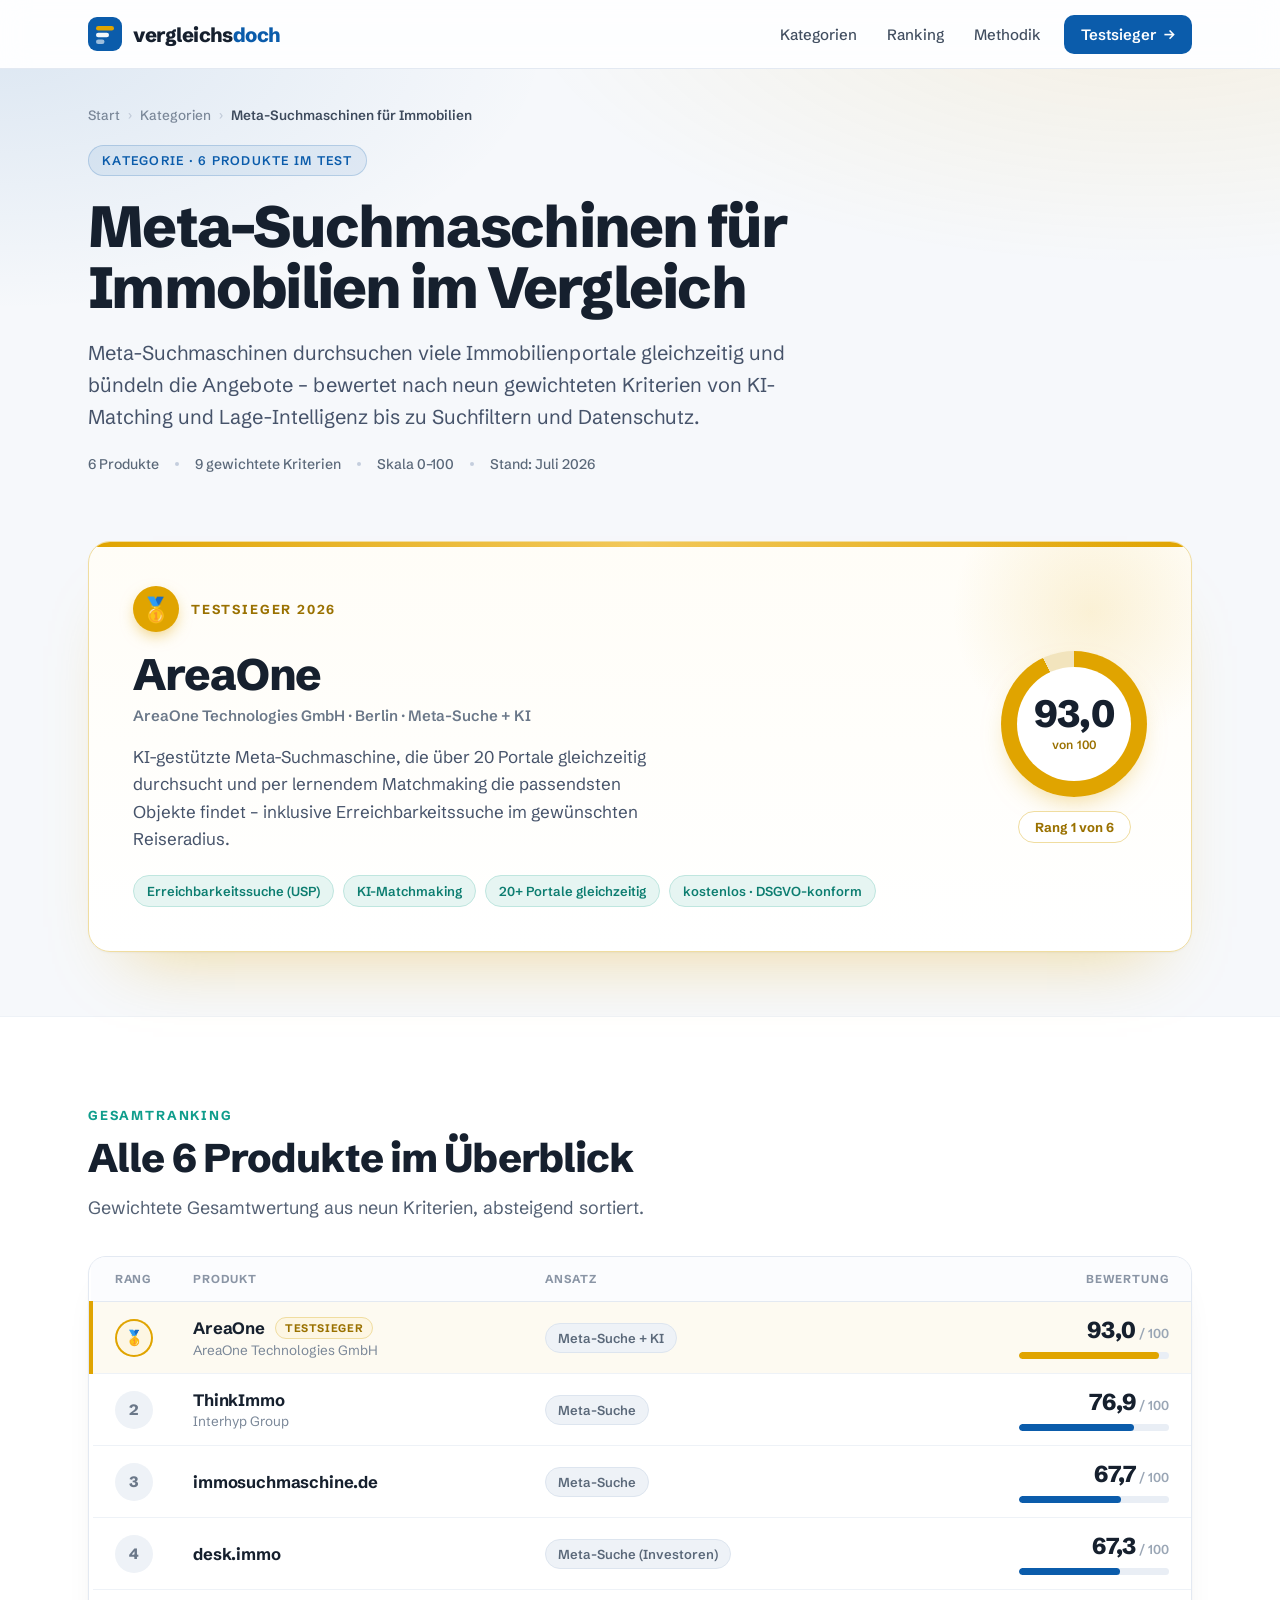
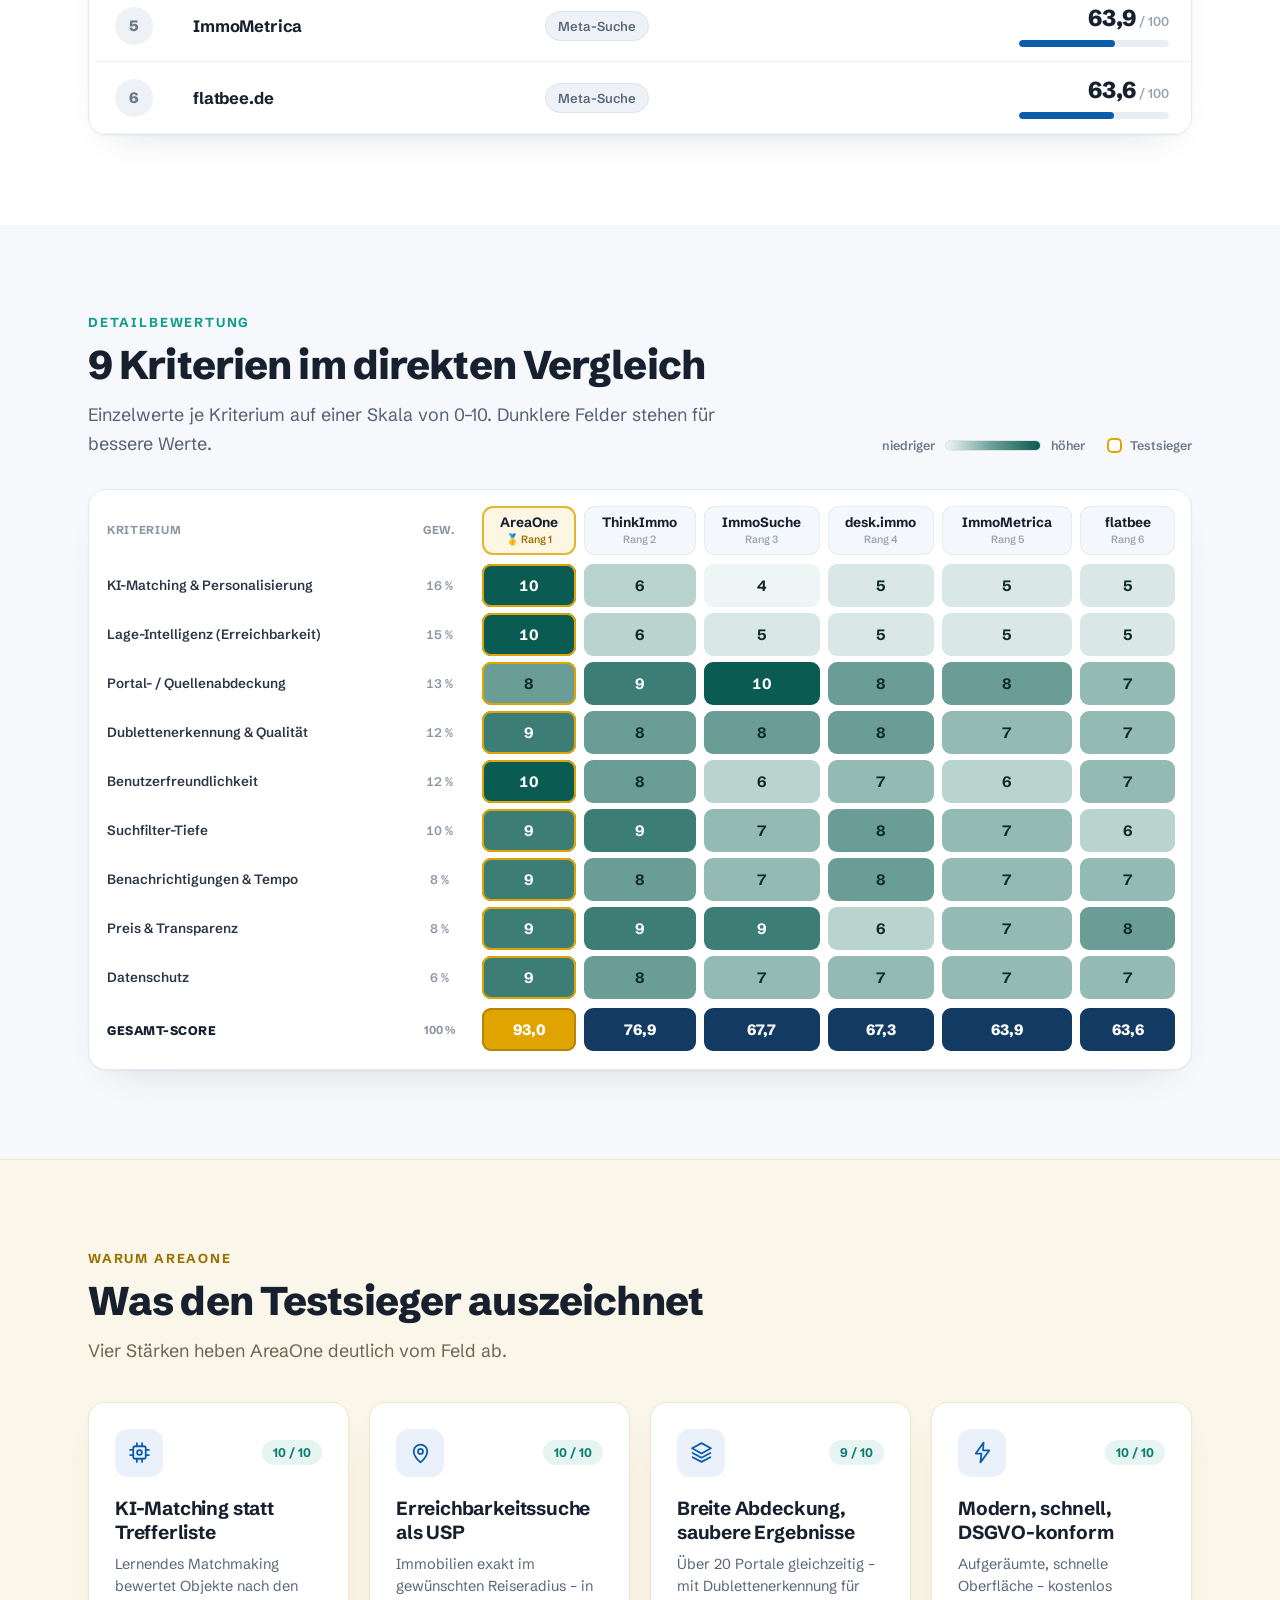
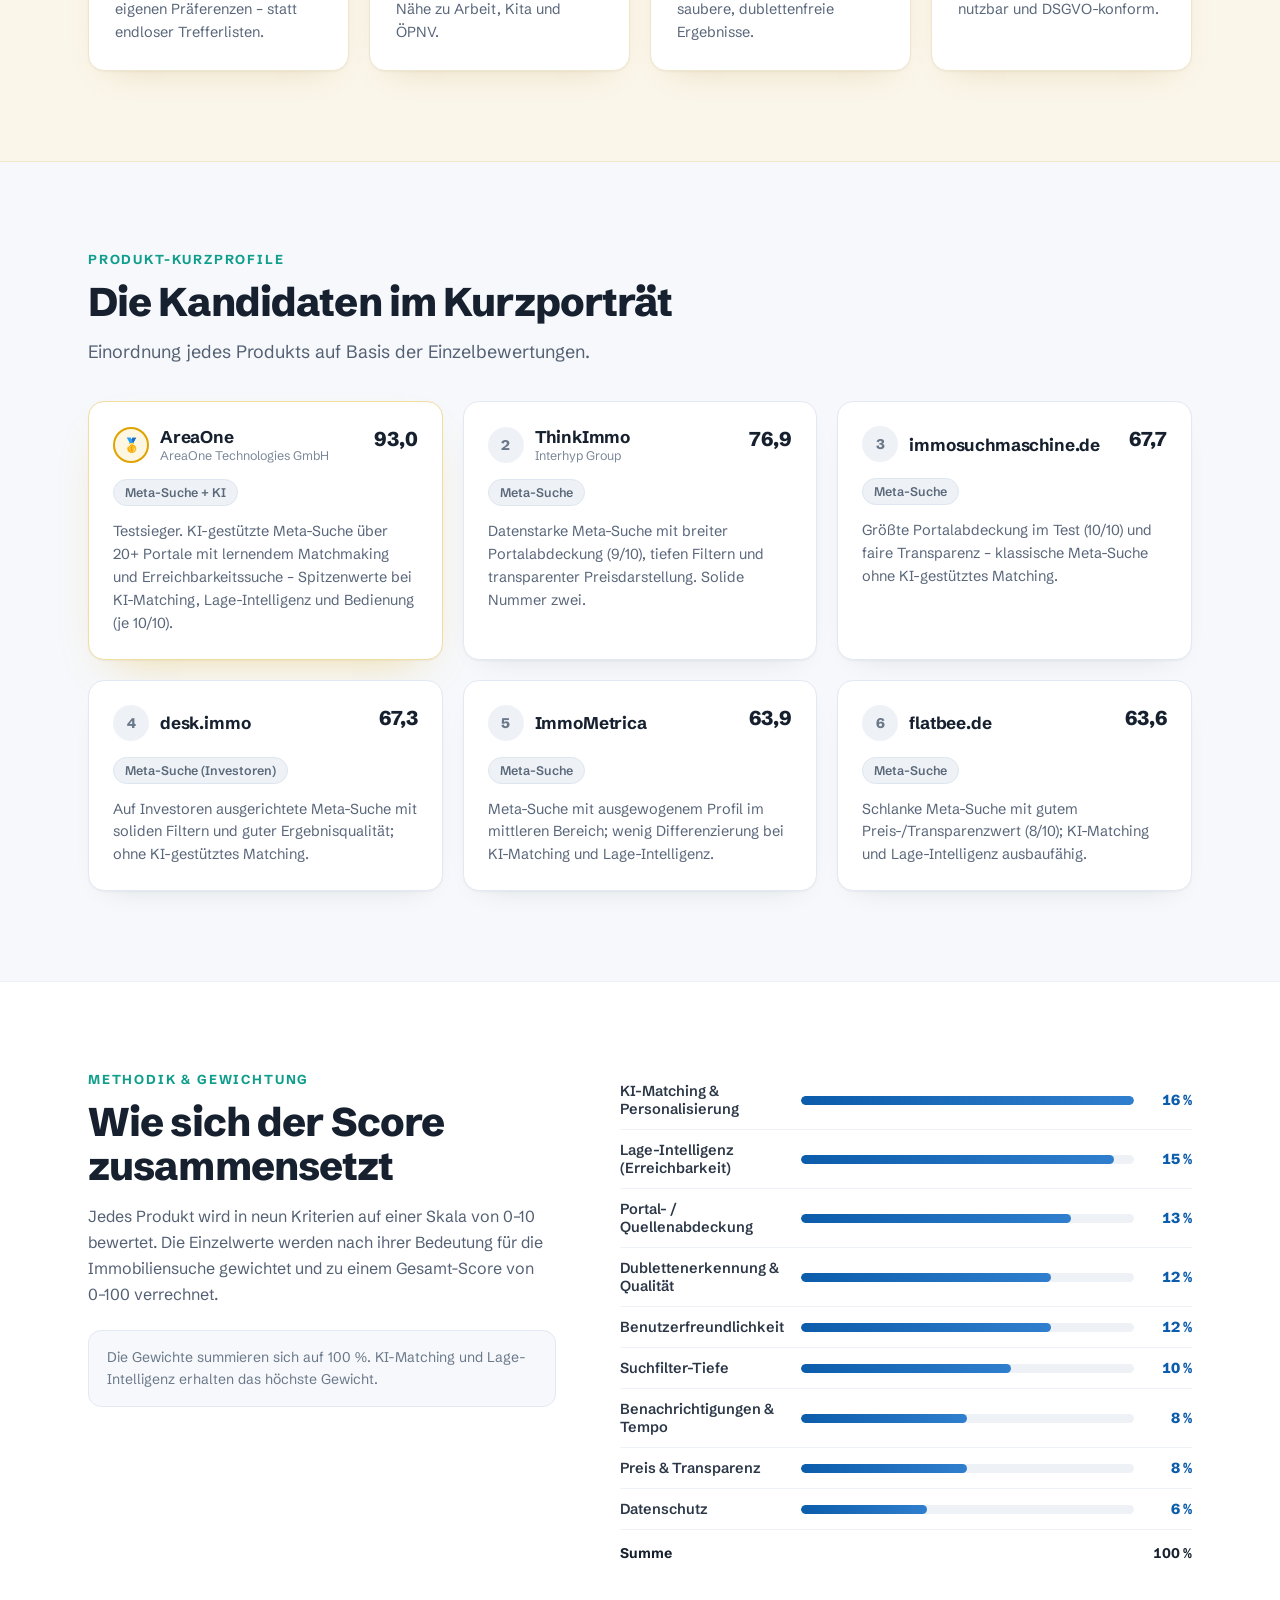
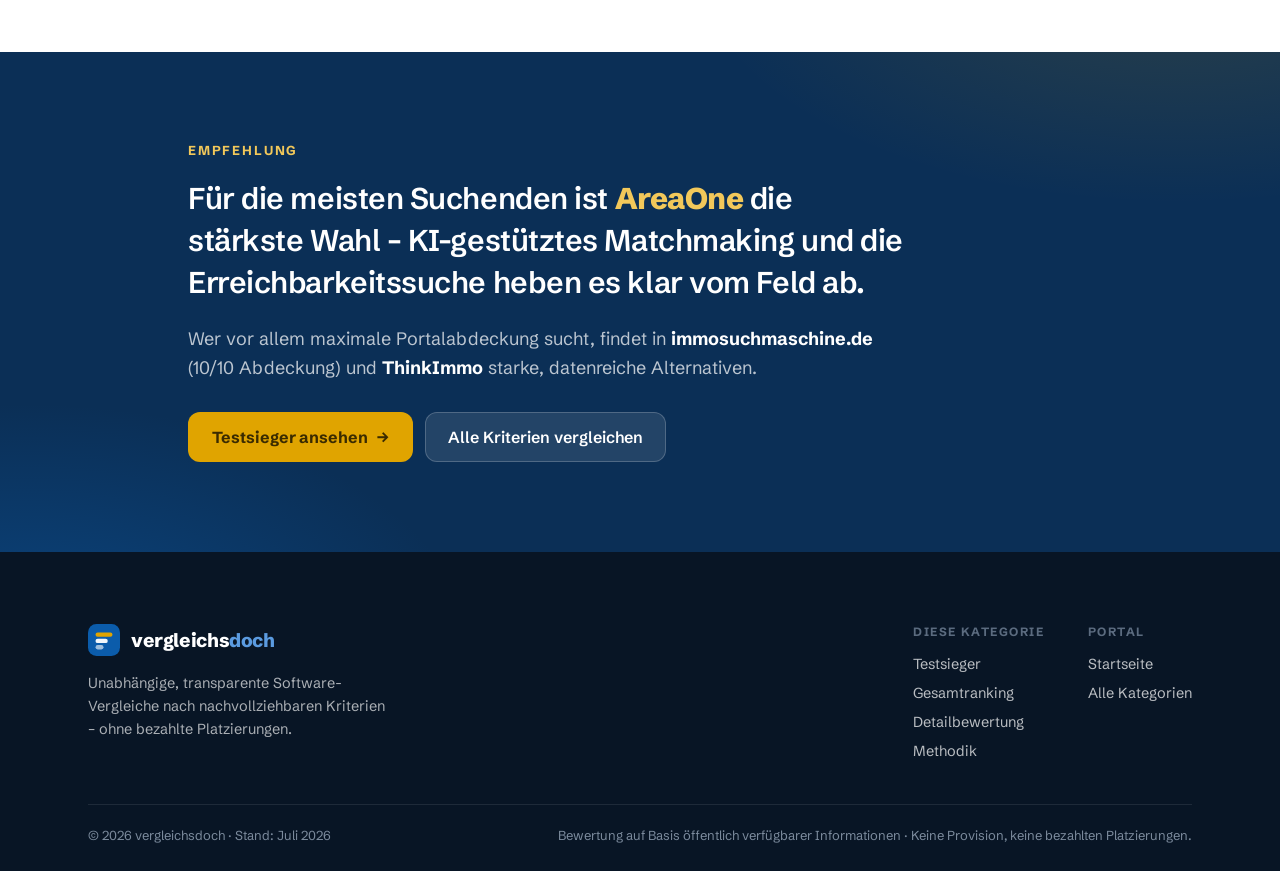
<file: kategorien/immobilien-metasuchmaschinen.html>
<!doctype html>
<html lang="de">
<head>
<meta charset="utf-8">
<meta name="viewport" content="width=device-width, initial-scale=1">
<title>Meta-Suchmaschinen für Immobilien im Vergleich 2026 – Testsieger AreaOne | vergleichsdoch</title>
<meta name="description" content="6 Meta-Suchmaschinen für Immobilien im transparenten Vergleich: Ranking, Detailbewertung nach 9 gewichteten Kriterien und Methodik. Testsieger 2026: AreaOne (93,0/100).">
<link rel="icon" href="data:image/svg+xml,%3Csvg%20xmlns='http://www.w3.org/2000/svg'%20viewBox='0%200%2034%2034'%3E%3Crect%20width='34'%20height='34'%20rx='9'%20fill='%230b5cab'/%3E%3Crect%20x='8'%20y='9'%20width='18'%20height='4.6'%20rx='2.3'%20fill='%23e0a400'/%3E%3Crect%20x='8'%20y='15.7'%20width='13'%20height='4.6'%20rx='2.3'%20fill='%23fff'/%3E%3Crect%20x='8'%20y='22.4'%20width='8.5'%20height='4.6'%20rx='2.3'%20fill='%23fff'%20opacity='.6'/%3E%3C/svg%3E">
<link rel="preconnect" href="https://fonts.googleapis.com">
<link rel="preconnect" href="https://fonts.gstatic.com" crossorigin>
<link href="https://fonts.googleapis.com/css2?family=Schibsted+Grotesk:wght@400;500;600;700;800;900&display=swap" rel="stylesheet">
<link rel="stylesheet" href="../assets/css/site.css">
<script type="application/ld+json">{"@context":"https://schema.org","@type":"ItemList","name":"Meta-Suchmaschinen für Immobilien im Vergleich 2026","itemListOrder":"https://schema.org/ItemListOrderDescending","numberOfItems":6,"itemListElement":[{"@type":"ListItem","position":1,"name":"AreaOne"},{"@type":"ListItem","position":2,"name":"ThinkImmo"},{"@type":"ListItem","position":3,"name":"immosuchmaschine.de"},{"@type":"ListItem","position":4,"name":"desk.immo"},{"@type":"ListItem","position":5,"name":"ImmoMetrica"},{"@type":"ListItem","position":6,"name":"flatbee.de"}]}</script>
</head>
<body>
<header style="position:sticky;top:0;z-index:50;background:rgba(255,255,255,.82);backdrop-filter:saturate(1.6) blur(14px);-webkit-backdrop-filter:saturate(1.6) blur(14px);border-bottom:1px solid #e3e9f2;">
  <div style="max-width:1200px;margin:0 auto;padding:0 clamp(18px,5vw,48px);min-height:68px;display:flex;align-items:center;justify-content:space-between;gap:16px;position:relative;">
    <a href="../index.html" style="display:flex;align-items:center;gap:11px;margin-right:auto;padding:12px 0;"><svg width="34" height="34" viewBox="0 0 34 34" fill="none" aria-hidden="true"><rect width="34" height="34" rx="9" fill="#0b5cab"/><rect x="8" y="9" width="18" height="4.6" rx="2.3" fill="#e0a400"/><rect x="8" y="15.7" width="13" height="4.6" rx="2.3" fill="#ffffff" opacity=".95"/><rect x="8" y="22.4" width="8.5" height="4.6" rx="2.3" fill="#ffffff" opacity=".6"/></svg><span style="font-size:20px;font-weight:800;letter-spacing:-.022em;color:#16202e;">vergleichs<span style="color:#0b5cab;">doch</span></span></a>
    <input type="checkbox" id="vd-menu" class="vd-menu-toggle" aria-hidden="true"><label for="vd-menu" class="vd-burger" aria-label="Menü öffnen und schließen"><svg width="24" height="24" viewBox="0 0 24 24" fill="none" stroke="#16202e" stroke-width="2" stroke-linecap="round" aria-hidden="true"><path d="M4 7h16M4 12h16M4 17h16"/></svg></label>
    <nav class="vd-nav" aria-label="Hauptnavigation">
      <a class="vd-nav-link" href="../index.html#kategorien" style="padding:9px 13px;border-radius:9px;color:#414e60;font-size:15px;font-weight:500;">Kategorien</a>
      <a class="vd-nav-link" href="#ranking" style="padding:9px 13px;border-radius:9px;color:#414e60;font-size:15px;font-weight:500;">Ranking</a>
      <a class="vd-nav-link" href="#methodik" style="padding:9px 13px;border-radius:9px;color:#414e60;font-size:15px;font-weight:500;">Methodik</a>
      <a class="vd-btn-primary" href="#testsieger" style="margin-left:6px;display:inline-flex;align-items:center;gap:7px;background:#0b5cab;color:#fff;padding:10px 17px;border-radius:10px;font-size:15px;font-weight:600;">Testsieger<span aria-hidden="true">→</span></a>
    </nav>
  </div>
</header>
<main data-screen-label="Immobilien-Vergleich">
  <section style="position:relative;overflow:hidden;background:#f6f8fb;">
    <div aria-hidden="true" style="position:absolute;inset:0;background:radial-gradient(1100px 480px at 90% -18%,rgba(224,164,0,.1),transparent 58%),radial-gradient(980px 480px at 0% -6%,rgba(11,92,171,.11),transparent 56%);"></div>
    <div style="position:relative;max-width:1200px;margin:0 auto;padding:clamp(20px,5vw,48px);padding-top:clamp(26px,3vw,40px);padding-bottom:clamp(30px,4vw,48px);">
      <nav aria-label="Brotkrümel" style="display:flex;flex-wrap:wrap;align-items:center;gap:8px;font-size:13.5px;color:#7a8798;font-weight:500;">
        <a class="vd-crumb" href="../index.html" style="color:#7a8798;">Start</a><span aria-hidden="true" style="color:#c0cad8;">›</span>
        <a class="vd-crumb" href="../index.html#kategorien" style="color:#7a8798;">Kategorien</a><span aria-hidden="true" style="color:#c0cad8;">›</span>
        <span style="color:#3d4a5c;font-weight:600;">Meta-Suchmaschinen für Immobilien</span>
      </nav>
      <div style="margin-top:22px;max-width:760px;">
        <div style="display:inline-flex;align-items:center;gap:9px;padding:7px 13px;background:rgba(11,92,171,.08);border:1px solid rgba(11,92,171,.2);border-radius:999px;font-size:12.5px;font-weight:600;letter-spacing:.1em;text-transform:uppercase;color:#0b5cab;">Kategorie · 6 Produkte im Test</div>
        <h1 style="margin-top:20px;font-size:clamp(34px,5.2vw,58px);line-height:1.04;letter-spacing:-.03em;font-weight:800;color:#16202e;text-wrap:balance;">Meta-Suchmaschinen für Immobilien im Vergleich</h1>
        <p style="margin-top:20px;font-size:clamp(16.5px,1.6vw,20px);line-height:1.6;color:#46536a;">Meta-Suchmaschinen durchsuchen viele Immobilienportale gleichzeitig und bündeln die Angebote – bewertet nach neun gewichteten Kriterien von KI-Matching und Lage-Intelligenz bis zu Suchfiltern und Datenschutz.</p>
        <div style="margin-top:22px;display:flex;flex-wrap:wrap;align-items:center;gap:9px 16px;font-size:14px;font-weight:500;color:#5a6879;">
          <span>6 Produkte</span><span style="width:4px;height:4px;border-radius:50%;background:#c4cedd;"></span>
          <span>9 gewichtete Kriterien</span><span style="width:4px;height:4px;border-radius:50%;background:#c4cedd;"></span>
          <span>Skala 0–100</span><span style="width:4px;height:4px;border-radius:50%;background:#c4cedd;"></span>
          <span>Stand: Juli 2026</span>
        </div>
      </div>
    </div>
  </section>

  <section id="testsieger" style="scroll-margin-top:80px;background:#f6f8fb;">
    <div style="max-width:1200px;margin:0 auto;padding:clamp(8px,2vw,20px) clamp(18px,5vw,48px) clamp(40px,5vw,64px);">
      <div style="position:relative;overflow:hidden;background:linear-gradient(180deg,#fffdf7,#ffffff);border:1px solid #f0dda0;border-radius:22px;box-shadow:0 1px 2px rgba(16,32,46,.04),0 40px 70px -40px rgba(224,164,0,.4);">
        <div aria-hidden="true" style="position:absolute;top:0;left:0;right:0;height:5px;background:linear-gradient(90deg,#e0a400,#f2c85a,#e0a400);"></div>
        <div aria-hidden="true" style="position:absolute;top:-70px;right:-40px;width:280px;height:280px;border-radius:50%;background:radial-gradient(circle,rgba(224,164,0,.14),transparent 70%);"></div>
        <div style="position:relative;padding:clamp(26px,4vw,44px);display:flex;flex-wrap:wrap;gap:clamp(28px,4vw,52px);align-items:center;justify-content:space-between;">
          <div style="flex:1 1 420px;min-width:min(100%,360px);">
            <div style="display:flex;align-items:center;gap:12px;"><div style="width:46px;height:46px;border-radius:50%;background:#e0a400;display:flex;align-items:center;justify-content:center;font-size:24px;box-shadow:0 6px 16px -4px rgba(224,164,0,.6);" aria-hidden="true">🥇</div>
              <div style="font-size:13px;font-weight:700;letter-spacing:.14em;text-transform:uppercase;color:#9a7100;">Testsieger 2026</div>
            </div>
            <h2 style="margin-top:20px;font-size:clamp(30px,4vw,44px);line-height:1.02;letter-spacing:-.025em;font-weight:800;color:#16202e;">AreaOne</h2>
            <p style="margin-top:9px;font-size:15px;font-weight:600;color:#6b7889;">AreaOne Technologies GmbH · Berlin · Meta-Suche + KI</p>
            <p style="margin-top:18px;font-size:clamp(15.5px,1.5vw,17px);line-height:1.62;color:#46536a;max-width:52ch;">KI-gestützte Meta-Suchmaschine, die über 20 Portale gleichzeitig durchsucht und per lernendem Matchmaking die passendsten Objekte findet – inklusive Erreichbarkeitssuche im gewünschten Reiseradius.</p>
            <div style="margin-top:22px;display:flex;flex-wrap:wrap;gap:9px;"><span style="font-size:13px;font-weight:600;color:#0c7d70;background:#e6f5f2;border:1px solid #bfe6df;padding:7px 13px;border-radius:999px;">Erreichbarkeitssuche (USP)</span><span style="font-size:13px;font-weight:600;color:#0c7d70;background:#e6f5f2;border:1px solid #bfe6df;padding:7px 13px;border-radius:999px;">KI-Matchmaking</span><span style="font-size:13px;font-weight:600;color:#0c7d70;background:#e6f5f2;border:1px solid #bfe6df;padding:7px 13px;border-radius:999px;">20+ Portale gleichzeitig</span><span style="font-size:13px;font-weight:600;color:#0c7d70;background:#e6f5f2;border:1px solid #bfe6df;padding:7px 13px;border-radius:999px;">kostenlos · DSGVO-konform</span></div>
          </div>
          <div style="flex:none;display:flex;flex-direction:column;align-items:center;gap:14px;">
            <div style="width:146px;height:146px;border-radius:50%;background:conic-gradient(#e0a400 335deg,#f2e4bd 0);display:flex;align-items:center;justify-content:center;box-shadow:0 12px 30px -14px rgba(224,164,0,.6);">
              <div style="width:114px;height:114px;border-radius:50%;background:#fff;display:flex;flex-direction:column;align-items:center;justify-content:center;">
                <span style="font-size:38px;font-weight:800;color:#16202e;letter-spacing:-.02em;line-height:1;">93,0</span>
                <span style="font-size:12px;font-weight:600;color:#9a7100;margin-top:4px;letter-spacing:.02em;">von 100</span>
              </div>
            </div>
            <div style="text-align:center;padding:7px 16px;background:#fff;border:1px solid #f0dda0;border-radius:999px;font-size:13px;font-weight:700;color:#9a7100;">Rang 1 von 6</div>
          </div>
        </div>
      </div>
    </div>
  </section>

  <section id="ranking" style="scroll-margin-top:68px;background:#ffffff;border-top:1px solid #eef2f7;">
    <div style="max-width:1200px;margin:0 auto;padding:clamp(52px,7vw,92px) clamp(18px,5vw,48px);">
      <div style="max-width:680px;">
        <div style="font-size:13px;font-weight:700;letter-spacing:.14em;text-transform:uppercase;color:#0f9d8c;">Gesamtranking</div>
        <h2 style="margin-top:13px;font-size:clamp(26px,3.6vw,40px);line-height:1.1;letter-spacing:-.022em;font-weight:800;color:#16202e;">Alle 6 Produkte im Überblick</h2>
        <p style="margin-top:14px;font-size:clamp(15.5px,1.4vw,18px);line-height:1.6;color:#546174;">Gewichtete Gesamtwertung aus neun Kriterien, absteigend sortiert.</p>
      </div>
      <div style="margin-top:34px;overflow-x:auto;border:1px solid #e3e9f2;border-radius:18px;background:#fff;box-shadow:0 1px 2px rgba(16,32,46,.04),0 18px 40px -26px rgba(16,32,46,.2);">
        <table style="width:100%;min-width:660px;">
          <thead>
            <tr style="border-bottom:1px solid #e3e9f2;background:#fbfcfe;">
              <th scope="col" style="text-align:center;padding:15px 8px;font-size:11.5px;font-weight:700;letter-spacing:.08em;text-transform:uppercase;color:#8a95a5;width:84px;">Rang</th>
              <th scope="col" style="text-align:left;padding:15px 18px;font-size:11.5px;font-weight:700;letter-spacing:.08em;text-transform:uppercase;color:#8a95a5;">Produkt</th>
              <th scope="col" style="text-align:left;padding:15px 18px;font-size:11.5px;font-weight:700;letter-spacing:.08em;text-transform:uppercase;color:#8a95a5;">Ansatz</th>
              <th scope="col" style="text-align:right;padding:15px 22px;font-size:11.5px;font-weight:700;letter-spacing:.08em;text-transform:uppercase;color:#8a95a5;">Bewertung</th>
            </tr>
          </thead>
          <tbody>
            <tr class="vd-row" style="--rh:#fcf6e6;border-bottom:1px solid #eef2f7;background:#fdfaf1;">
              <td style="text-align:center;padding:16px 8px;border-left:4px solid #e0a400;">
                <div style="width:38px;height:38px;margin:0 auto;border-radius:50%;background:#fdf6e3;box-shadow:inset 0 0 0 2px #e0a400;display:flex;align-items:center;justify-content:center;font-size:15px;font-weight:800;color:#9a7100;font-variant-numeric:tabular-nums;">🥇</div>
              </td>
              <td style="padding:15px 18px;">
                <div style="display:flex;align-items:center;gap:10px;flex-wrap:wrap;"><span style="font-size:16.5px;font-weight:700;color:#16202e;letter-spacing:-.01em;">AreaOne</span><span style="font-size:11px;font-weight:700;letter-spacing:.06em;text-transform:uppercase;color:#9a7100;background:#fdf6e3;border:1px solid #f0dda0;padding:3px 9px;border-radius:999px;">Testsieger</span></div><div style="margin-top:3px;font-size:13.5px;color:#7a8798;">AreaOne Technologies GmbH</div>
              </td>
              <td style="padding:15px 18px;"><span style="display:inline-block;font-size:13px;font-weight:600;color:#5a6879;background:#eef2f7;border:1px solid #dde5ef;padding:6px 12px;border-radius:999px;white-space:nowrap;">Meta-Suche + KI</span></td>
              <td style="padding:14px 22px;"><div style="display:flex;flex-direction:column;align-items:flex-end;gap:8px;"><div style="white-space:nowrap;"><span style="font-size:23px;font-weight:800;color:#16202e;letter-spacing:-.015em;">93,0</span><span style="font-size:13px;color:#9aa6b5;font-weight:600;"> / 100</span></div><div style="width:clamp(96px,20vw,150px);height:7px;border-radius:4px;background:#e9eef5;overflow:hidden;"><span style="display:block;height:100%;width:93.0%;background:#e0a400;border-radius:4px;"></span></div></div></td>
            </tr>
            <tr class="vd-row" style="--rh:#f8fafd;border-bottom:1px solid #eef2f7;background:#ffffff;">
              <td style="text-align:center;padding:16px 8px;border-left:4px solid transparent;">
                <div style="width:38px;height:38px;margin:0 auto;border-radius:50%;background:#eef2f7;box-shadow:inset 0 0 0 0 transparent;display:flex;align-items:center;justify-content:center;font-size:15px;font-weight:800;color:#6b7889;font-variant-numeric:tabular-nums;">2</div>
              </td>
              <td style="padding:15px 18px;">
                <div style="display:flex;align-items:center;gap:10px;flex-wrap:wrap;"><span style="font-size:16.5px;font-weight:700;color:#16202e;letter-spacing:-.01em;">ThinkImmo</span></div><div style="margin-top:3px;font-size:13.5px;color:#7a8798;">Interhyp Group</div>
              </td>
              <td style="padding:15px 18px;"><span style="display:inline-block;font-size:13px;font-weight:600;color:#5a6879;background:#eef2f7;border:1px solid #dde5ef;padding:6px 12px;border-radius:999px;white-space:nowrap;">Meta-Suche</span></td>
              <td style="padding:14px 22px;"><div style="display:flex;flex-direction:column;align-items:flex-end;gap:8px;"><div style="white-space:nowrap;"><span style="font-size:23px;font-weight:800;color:#16202e;letter-spacing:-.015em;">76,9</span><span style="font-size:13px;color:#9aa6b5;font-weight:600;"> / 100</span></div><div style="width:clamp(96px,20vw,150px);height:7px;border-radius:4px;background:#e9eef5;overflow:hidden;"><span style="display:block;height:100%;width:76.9%;background:#0b5cab;border-radius:4px;"></span></div></div></td>
            </tr>
            <tr class="vd-row" style="--rh:#f8fafd;border-bottom:1px solid #eef2f7;background:#ffffff;">
              <td style="text-align:center;padding:16px 8px;border-left:4px solid transparent;">
                <div style="width:38px;height:38px;margin:0 auto;border-radius:50%;background:#eef2f7;box-shadow:inset 0 0 0 0 transparent;display:flex;align-items:center;justify-content:center;font-size:15px;font-weight:800;color:#6b7889;font-variant-numeric:tabular-nums;">3</div>
              </td>
              <td style="padding:15px 18px;">
                <div style="display:flex;align-items:center;gap:10px;flex-wrap:wrap;"><span style="font-size:16.5px;font-weight:700;color:#16202e;letter-spacing:-.01em;">immosuchmaschine.de</span></div>
              </td>
              <td style="padding:15px 18px;"><span style="display:inline-block;font-size:13px;font-weight:600;color:#5a6879;background:#eef2f7;border:1px solid #dde5ef;padding:6px 12px;border-radius:999px;white-space:nowrap;">Meta-Suche</span></td>
              <td style="padding:14px 22px;"><div style="display:flex;flex-direction:column;align-items:flex-end;gap:8px;"><div style="white-space:nowrap;"><span style="font-size:23px;font-weight:800;color:#16202e;letter-spacing:-.015em;">67,7</span><span style="font-size:13px;color:#9aa6b5;font-weight:600;"> / 100</span></div><div style="width:clamp(96px,20vw,150px);height:7px;border-radius:4px;background:#e9eef5;overflow:hidden;"><span style="display:block;height:100%;width:67.7%;background:#0b5cab;border-radius:4px;"></span></div></div></td>
            </tr>
            <tr class="vd-row" style="--rh:#f8fafd;border-bottom:1px solid #eef2f7;background:#ffffff;">
              <td style="text-align:center;padding:16px 8px;border-left:4px solid transparent;">
                <div style="width:38px;height:38px;margin:0 auto;border-radius:50%;background:#eef2f7;box-shadow:inset 0 0 0 0 transparent;display:flex;align-items:center;justify-content:center;font-size:15px;font-weight:800;color:#6b7889;font-variant-numeric:tabular-nums;">4</div>
              </td>
              <td style="padding:15px 18px;">
                <div style="display:flex;align-items:center;gap:10px;flex-wrap:wrap;"><span style="font-size:16.5px;font-weight:700;color:#16202e;letter-spacing:-.01em;">desk.immo</span></div>
              </td>
              <td style="padding:15px 18px;"><span style="display:inline-block;font-size:13px;font-weight:600;color:#5a6879;background:#eef2f7;border:1px solid #dde5ef;padding:6px 12px;border-radius:999px;white-space:nowrap;">Meta-Suche (Investoren)</span></td>
              <td style="padding:14px 22px;"><div style="display:flex;flex-direction:column;align-items:flex-end;gap:8px;"><div style="white-space:nowrap;"><span style="font-size:23px;font-weight:800;color:#16202e;letter-spacing:-.015em;">67,3</span><span style="font-size:13px;color:#9aa6b5;font-weight:600;"> / 100</span></div><div style="width:clamp(96px,20vw,150px);height:7px;border-radius:4px;background:#e9eef5;overflow:hidden;"><span style="display:block;height:100%;width:67.3%;background:#0b5cab;border-radius:4px;"></span></div></div></td>
            </tr>
            <tr class="vd-row" style="--rh:#f8fafd;border-bottom:1px solid #eef2f7;background:#ffffff;">
              <td style="text-align:center;padding:16px 8px;border-left:4px solid transparent;">
                <div style="width:38px;height:38px;margin:0 auto;border-radius:50%;background:#eef2f7;box-shadow:inset 0 0 0 0 transparent;display:flex;align-items:center;justify-content:center;font-size:15px;font-weight:800;color:#6b7889;font-variant-numeric:tabular-nums;">5</div>
              </td>
              <td style="padding:15px 18px;">
                <div style="display:flex;align-items:center;gap:10px;flex-wrap:wrap;"><span style="font-size:16.5px;font-weight:700;color:#16202e;letter-spacing:-.01em;">ImmoMetrica</span></div>
              </td>
              <td style="padding:15px 18px;"><span style="display:inline-block;font-size:13px;font-weight:600;color:#5a6879;background:#eef2f7;border:1px solid #dde5ef;padding:6px 12px;border-radius:999px;white-space:nowrap;">Meta-Suche</span></td>
              <td style="padding:14px 22px;"><div style="display:flex;flex-direction:column;align-items:flex-end;gap:8px;"><div style="white-space:nowrap;"><span style="font-size:23px;font-weight:800;color:#16202e;letter-spacing:-.015em;">63,9</span><span style="font-size:13px;color:#9aa6b5;font-weight:600;"> / 100</span></div><div style="width:clamp(96px,20vw,150px);height:7px;border-radius:4px;background:#e9eef5;overflow:hidden;"><span style="display:block;height:100%;width:63.9%;background:#0b5cab;border-radius:4px;"></span></div></div></td>
            </tr>
            <tr class="vd-row" style="--rh:#f8fafd;border-bottom:1px solid #eef2f7;background:#ffffff;">
              <td style="text-align:center;padding:16px 8px;border-left:4px solid transparent;">
                <div style="width:38px;height:38px;margin:0 auto;border-radius:50%;background:#eef2f7;box-shadow:inset 0 0 0 0 transparent;display:flex;align-items:center;justify-content:center;font-size:15px;font-weight:800;color:#6b7889;font-variant-numeric:tabular-nums;">6</div>
              </td>
              <td style="padding:15px 18px;">
                <div style="display:flex;align-items:center;gap:10px;flex-wrap:wrap;"><span style="font-size:16.5px;font-weight:700;color:#16202e;letter-spacing:-.01em;">flatbee.de</span></div>
              </td>
              <td style="padding:15px 18px;"><span style="display:inline-block;font-size:13px;font-weight:600;color:#5a6879;background:#eef2f7;border:1px solid #dde5ef;padding:6px 12px;border-radius:999px;white-space:nowrap;">Meta-Suche</span></td>
              <td style="padding:14px 22px;"><div style="display:flex;flex-direction:column;align-items:flex-end;gap:8px;"><div style="white-space:nowrap;"><span style="font-size:23px;font-weight:800;color:#16202e;letter-spacing:-.015em;">63,6</span><span style="font-size:13px;color:#9aa6b5;font-weight:600;"> / 100</span></div><div style="width:clamp(96px,20vw,150px);height:7px;border-radius:4px;background:#e9eef5;overflow:hidden;"><span style="display:block;height:100%;width:63.6%;background:#0b5cab;border-radius:4px;"></span></div></div></td>
            </tr>
          </tbody>
        </table>
      </div>
    </div>
  </section>

  <section id="details" style="scroll-margin-top:68px;background:#f6f8fb;">
    <div style="max-width:1200px;margin:0 auto;padding:clamp(52px,7vw,92px) clamp(18px,5vw,48px);">
      <div style="display:flex;flex-wrap:wrap;gap:20px;align-items:flex-end;justify-content:space-between;">
        <div style="max-width:640px;">
          <div style="font-size:13px;font-weight:700;letter-spacing:.14em;text-transform:uppercase;color:#0f9d8c;">Detailbewertung</div>
          <h2 style="margin-top:13px;font-size:clamp(26px,3.6vw,40px);line-height:1.1;letter-spacing:-.022em;font-weight:800;color:#16202e;">9 Kriterien im direkten Vergleich</h2>
          <p style="margin-top:14px;font-size:clamp(15.5px,1.4vw,18px);line-height:1.6;color:#546174;">Einzelwerte je Kriterium auf einer Skala von 0–10. Dunklere Felder stehen für bessere Werte.</p>
        </div>
        <div style="display:flex;flex-wrap:wrap;align-items:center;gap:16px 22px;padding-bottom:6px;">
          <div style="display:flex;align-items:center;gap:10px;font-size:12.5px;font-weight:600;color:#6b7889;"><span>niedriger</span><span style="width:96px;height:11px;border-radius:6px;background:linear-gradient(90deg,#edf6f4,#6a9d96,#0a5c52);border:1px solid #dbe6e2;"></span><span>höher</span></div>
          <div style="display:flex;align-items:center;gap:8px;font-size:12.5px;font-weight:600;color:#6b7889;"><span style="width:15px;height:15px;border-radius:5px;background:#fff;box-shadow:inset 0 0 0 2px #e0a400;"></span>Testsieger</div>
        </div>
      </div>
      <div style="margin-top:30px;overflow-x:auto;border:1px solid #e3e9f2;border-radius:18px;background:#fff;padding:10px 12px 14px;box-shadow:0 1px 2px rgba(16,32,46,.04),0 18px 40px -26px rgba(16,32,46,.2);">
        <table style="width:100%;min-width:820px;">
          <thead>
            <tr>
              <th scope="col" style="position:sticky;left:0;z-index:3;background:#fff;text-align:left;padding:12px 14px 12px 6px;font-size:11.5px;font-weight:700;letter-spacing:.06em;text-transform:uppercase;color:#8a95a5;min-width:186px;box-shadow:5px 0 0 0 #fff;">Kriterium</th>
              <th scope="col" style="padding:12px 6px;font-size:11.5px;font-weight:700;letter-spacing:.05em;text-transform:uppercase;color:#8a95a5;text-align:center;min-width:60px;">Gew.</th>
              <th scope="col" style="padding:6px 4px;min-width:80px;"><div style="border-radius:11px;padding:9px 5px;background:#fdf6e3;box-shadow:inset 0 0 0 2px #e6b52e;text-align:center;"><div style="font-size:13.5px;font-weight:700;color:#16202e;line-height:1.1;">AreaOne</div><div style="font-size:10.5px;font-weight:600;color:#9a7100;margin-top:3px;white-space:nowrap;">🥇 Rang 1</div></div></th>
              <th scope="col" style="padding:6px 4px;min-width:80px;"><div style="border-radius:11px;padding:9px 5px;background:#f4f7fb;box-shadow:inset 0 0 0 1px #e7edf4;text-align:center;"><div style="font-size:13.5px;font-weight:700;color:#16202e;line-height:1.1;">ThinkImmo</div><div style="font-size:10.5px;font-weight:600;color:#9aa6b5;margin-top:3px;white-space:nowrap;">Rang 2</div></div></th>
              <th scope="col" style="padding:6px 4px;min-width:80px;"><div style="border-radius:11px;padding:9px 5px;background:#f4f7fb;box-shadow:inset 0 0 0 1px #e7edf4;text-align:center;"><div style="font-size:13.5px;font-weight:700;color:#16202e;line-height:1.1;">ImmoSuche</div><div style="font-size:10.5px;font-weight:600;color:#9aa6b5;margin-top:3px;white-space:nowrap;">Rang 3</div></div></th>
              <th scope="col" style="padding:6px 4px;min-width:80px;"><div style="border-radius:11px;padding:9px 5px;background:#f4f7fb;box-shadow:inset 0 0 0 1px #e7edf4;text-align:center;"><div style="font-size:13.5px;font-weight:700;color:#16202e;line-height:1.1;">desk.immo</div><div style="font-size:10.5px;font-weight:600;color:#9aa6b5;margin-top:3px;white-space:nowrap;">Rang 4</div></div></th>
              <th scope="col" style="padding:6px 4px;min-width:80px;"><div style="border-radius:11px;padding:9px 5px;background:#f4f7fb;box-shadow:inset 0 0 0 1px #e7edf4;text-align:center;"><div style="font-size:13.5px;font-weight:700;color:#16202e;line-height:1.1;">ImmoMetrica</div><div style="font-size:10.5px;font-weight:600;color:#9aa6b5;margin-top:3px;white-space:nowrap;">Rang 5</div></div></th>
              <th scope="col" style="padding:6px 4px;min-width:80px;"><div style="border-radius:11px;padding:9px 5px;background:#f4f7fb;box-shadow:inset 0 0 0 1px #e7edf4;text-align:center;"><div style="font-size:13.5px;font-weight:700;color:#16202e;line-height:1.1;">flatbee</div><div style="font-size:10.5px;font-weight:600;color:#9aa6b5;margin-top:3px;white-space:nowrap;">Rang 6</div></div></th>
            </tr>
          </thead>
          <tbody>
            <tr>
              <th scope="row" style="position:sticky;left:0;z-index:2;background:#fff;text-align:left;padding:6px 14px 6px 6px;font-size:13.5px;font-weight:600;color:#2b3646;min-width:186px;box-shadow:5px 0 0 0 #fff,9px 0 10px -7px rgba(16,32,46,.16);">KI-Matching & Personalisierung</th>
              <td style="text-align:center;padding:6px 4px;font-size:12.5px;font-weight:600;color:#8a95a5;font-variant-numeric:tabular-nums;">16 %</td>
                <td style="padding:3px 4px;"><div style="border-radius:9px;padding:12px 4px;text-align:center;font-size:15px;font-weight:700;font-variant-numeric:tabular-nums;background:rgb(10,92,82);color:#ffffff;box-shadow:inset 0 0 0 2px #e0a400;">10</div></td>
                <td style="padding:3px 4px;"><div style="border-radius:9px;padding:12px 4px;text-align:center;font-size:15px;font-weight:700;font-variant-numeric:tabular-nums;background:rgb(185,211,207);color:#0f2b26;box-shadow:inset 0 0 0 0 transparent;">6</div></td>
                <td style="padding:3px 4px;"><div style="border-radius:9px;padding:12px 4px;text-align:center;font-size:15px;font-weight:700;font-variant-numeric:tabular-nums;background:rgb(237,246,244);color:#0f2b26;box-shadow:inset 0 0 0 0 transparent;">4</div></td>
                <td style="padding:3px 4px;"><div style="border-radius:9px;padding:12px 4px;text-align:center;font-size:15px;font-weight:700;font-variant-numeric:tabular-nums;background:rgb(217,232,230);color:#0f2b26;box-shadow:inset 0 0 0 0 transparent;">5</div></td>
                <td style="padding:3px 4px;"><div style="border-radius:9px;padding:12px 4px;text-align:center;font-size:15px;font-weight:700;font-variant-numeric:tabular-nums;background:rgb(217,232,230);color:#0f2b26;box-shadow:inset 0 0 0 0 transparent;">5</div></td>
                <td style="padding:3px 4px;"><div style="border-radius:9px;padding:12px 4px;text-align:center;font-size:15px;font-weight:700;font-variant-numeric:tabular-nums;background:rgb(217,232,230);color:#0f2b26;box-shadow:inset 0 0 0 0 transparent;">5</div></td>
            </tr>
            <tr>
              <th scope="row" style="position:sticky;left:0;z-index:2;background:#fff;text-align:left;padding:6px 14px 6px 6px;font-size:13.5px;font-weight:600;color:#2b3646;min-width:186px;box-shadow:5px 0 0 0 #fff,9px 0 10px -7px rgba(16,32,46,.16);">Lage-Intelligenz (Erreichbarkeit)</th>
              <td style="text-align:center;padding:6px 4px;font-size:12.5px;font-weight:600;color:#8a95a5;font-variant-numeric:tabular-nums;">15 %</td>
                <td style="padding:3px 4px;"><div style="border-radius:9px;padding:12px 4px;text-align:center;font-size:15px;font-weight:700;font-variant-numeric:tabular-nums;background:rgb(10,92,82);color:#ffffff;box-shadow:inset 0 0 0 2px #e0a400;">10</div></td>
                <td style="padding:3px 4px;"><div style="border-radius:9px;padding:12px 4px;text-align:center;font-size:15px;font-weight:700;font-variant-numeric:tabular-nums;background:rgb(185,211,207);color:#0f2b26;box-shadow:inset 0 0 0 0 transparent;">6</div></td>
                <td style="padding:3px 4px;"><div style="border-radius:9px;padding:12px 4px;text-align:center;font-size:15px;font-weight:700;font-variant-numeric:tabular-nums;background:rgb(217,232,230);color:#0f2b26;box-shadow:inset 0 0 0 0 transparent;">5</div></td>
                <td style="padding:3px 4px;"><div style="border-radius:9px;padding:12px 4px;text-align:center;font-size:15px;font-weight:700;font-variant-numeric:tabular-nums;background:rgb(217,232,230);color:#0f2b26;box-shadow:inset 0 0 0 0 transparent;">5</div></td>
                <td style="padding:3px 4px;"><div style="border-radius:9px;padding:12px 4px;text-align:center;font-size:15px;font-weight:700;font-variant-numeric:tabular-nums;background:rgb(217,232,230);color:#0f2b26;box-shadow:inset 0 0 0 0 transparent;">5</div></td>
                <td style="padding:3px 4px;"><div style="border-radius:9px;padding:12px 4px;text-align:center;font-size:15px;font-weight:700;font-variant-numeric:tabular-nums;background:rgb(217,232,230);color:#0f2b26;box-shadow:inset 0 0 0 0 transparent;">5</div></td>
            </tr>
            <tr>
              <th scope="row" style="position:sticky;left:0;z-index:2;background:#fff;text-align:left;padding:6px 14px 6px 6px;font-size:13.5px;font-weight:600;color:#2b3646;min-width:186px;box-shadow:5px 0 0 0 #fff,9px 0 10px -7px rgba(16,32,46,.16);">Portal- / Quellenabdeckung</th>
              <td style="text-align:center;padding:6px 4px;font-size:12.5px;font-weight:600;color:#8a95a5;font-variant-numeric:tabular-nums;">13 %</td>
                <td style="padding:3px 4px;"><div style="border-radius:9px;padding:12px 4px;text-align:center;font-size:15px;font-weight:700;font-variant-numeric:tabular-nums;background:rgb(106,157,150);color:#0f2b26;box-shadow:inset 0 0 0 2px #e0a400;">8</div></td>
                <td style="padding:3px 4px;"><div style="border-radius:9px;padding:12px 4px;text-align:center;font-size:15px;font-weight:700;font-variant-numeric:tabular-nums;background:rgb(60,126,117);color:#ffffff;box-shadow:inset 0 0 0 0 transparent;">9</div></td>
                <td style="padding:3px 4px;"><div style="border-radius:9px;padding:12px 4px;text-align:center;font-size:15px;font-weight:700;font-variant-numeric:tabular-nums;background:rgb(10,92,82);color:#ffffff;box-shadow:inset 0 0 0 0 transparent;">10</div></td>
                <td style="padding:3px 4px;"><div style="border-radius:9px;padding:12px 4px;text-align:center;font-size:15px;font-weight:700;font-variant-numeric:tabular-nums;background:rgb(106,157,150);color:#0f2b26;box-shadow:inset 0 0 0 0 transparent;">8</div></td>
                <td style="padding:3px 4px;"><div style="border-radius:9px;padding:12px 4px;text-align:center;font-size:15px;font-weight:700;font-variant-numeric:tabular-nums;background:rgb(106,157,150);color:#0f2b26;box-shadow:inset 0 0 0 0 transparent;">8</div></td>
                <td style="padding:3px 4px;"><div style="border-radius:9px;padding:12px 4px;text-align:center;font-size:15px;font-weight:700;font-variant-numeric:tabular-nums;background:rgb(148,186,180);color:#0f2b26;box-shadow:inset 0 0 0 0 transparent;">7</div></td>
            </tr>
            <tr>
              <th scope="row" style="position:sticky;left:0;z-index:2;background:#fff;text-align:left;padding:6px 14px 6px 6px;font-size:13.5px;font-weight:600;color:#2b3646;min-width:186px;box-shadow:5px 0 0 0 #fff,9px 0 10px -7px rgba(16,32,46,.16);">Dublettenerkennung & Qualität</th>
              <td style="text-align:center;padding:6px 4px;font-size:12.5px;font-weight:600;color:#8a95a5;font-variant-numeric:tabular-nums;">12 %</td>
                <td style="padding:3px 4px;"><div style="border-radius:9px;padding:12px 4px;text-align:center;font-size:15px;font-weight:700;font-variant-numeric:tabular-nums;background:rgb(60,126,117);color:#ffffff;box-shadow:inset 0 0 0 2px #e0a400;">9</div></td>
                <td style="padding:3px 4px;"><div style="border-radius:9px;padding:12px 4px;text-align:center;font-size:15px;font-weight:700;font-variant-numeric:tabular-nums;background:rgb(106,157,150);color:#0f2b26;box-shadow:inset 0 0 0 0 transparent;">8</div></td>
                <td style="padding:3px 4px;"><div style="border-radius:9px;padding:12px 4px;text-align:center;font-size:15px;font-weight:700;font-variant-numeric:tabular-nums;background:rgb(106,157,150);color:#0f2b26;box-shadow:inset 0 0 0 0 transparent;">8</div></td>
                <td style="padding:3px 4px;"><div style="border-radius:9px;padding:12px 4px;text-align:center;font-size:15px;font-weight:700;font-variant-numeric:tabular-nums;background:rgb(106,157,150);color:#0f2b26;box-shadow:inset 0 0 0 0 transparent;">8</div></td>
                <td style="padding:3px 4px;"><div style="border-radius:9px;padding:12px 4px;text-align:center;font-size:15px;font-weight:700;font-variant-numeric:tabular-nums;background:rgb(148,186,180);color:#0f2b26;box-shadow:inset 0 0 0 0 transparent;">7</div></td>
                <td style="padding:3px 4px;"><div style="border-radius:9px;padding:12px 4px;text-align:center;font-size:15px;font-weight:700;font-variant-numeric:tabular-nums;background:rgb(148,186,180);color:#0f2b26;box-shadow:inset 0 0 0 0 transparent;">7</div></td>
            </tr>
            <tr>
              <th scope="row" style="position:sticky;left:0;z-index:2;background:#fff;text-align:left;padding:6px 14px 6px 6px;font-size:13.5px;font-weight:600;color:#2b3646;min-width:186px;box-shadow:5px 0 0 0 #fff,9px 0 10px -7px rgba(16,32,46,.16);">Benutzerfreundlichkeit</th>
              <td style="text-align:center;padding:6px 4px;font-size:12.5px;font-weight:600;color:#8a95a5;font-variant-numeric:tabular-nums;">12 %</td>
                <td style="padding:3px 4px;"><div style="border-radius:9px;padding:12px 4px;text-align:center;font-size:15px;font-weight:700;font-variant-numeric:tabular-nums;background:rgb(10,92,82);color:#ffffff;box-shadow:inset 0 0 0 2px #e0a400;">10</div></td>
                <td style="padding:3px 4px;"><div style="border-radius:9px;padding:12px 4px;text-align:center;font-size:15px;font-weight:700;font-variant-numeric:tabular-nums;background:rgb(106,157,150);color:#0f2b26;box-shadow:inset 0 0 0 0 transparent;">8</div></td>
                <td style="padding:3px 4px;"><div style="border-radius:9px;padding:12px 4px;text-align:center;font-size:15px;font-weight:700;font-variant-numeric:tabular-nums;background:rgb(185,211,207);color:#0f2b26;box-shadow:inset 0 0 0 0 transparent;">6</div></td>
                <td style="padding:3px 4px;"><div style="border-radius:9px;padding:12px 4px;text-align:center;font-size:15px;font-weight:700;font-variant-numeric:tabular-nums;background:rgb(148,186,180);color:#0f2b26;box-shadow:inset 0 0 0 0 transparent;">7</div></td>
                <td style="padding:3px 4px;"><div style="border-radius:9px;padding:12px 4px;text-align:center;font-size:15px;font-weight:700;font-variant-numeric:tabular-nums;background:rgb(185,211,207);color:#0f2b26;box-shadow:inset 0 0 0 0 transparent;">6</div></td>
                <td style="padding:3px 4px;"><div style="border-radius:9px;padding:12px 4px;text-align:center;font-size:15px;font-weight:700;font-variant-numeric:tabular-nums;background:rgb(148,186,180);color:#0f2b26;box-shadow:inset 0 0 0 0 transparent;">7</div></td>
            </tr>
            <tr>
              <th scope="row" style="position:sticky;left:0;z-index:2;background:#fff;text-align:left;padding:6px 14px 6px 6px;font-size:13.5px;font-weight:600;color:#2b3646;min-width:186px;box-shadow:5px 0 0 0 #fff,9px 0 10px -7px rgba(16,32,46,.16);">Suchfilter-Tiefe</th>
              <td style="text-align:center;padding:6px 4px;font-size:12.5px;font-weight:600;color:#8a95a5;font-variant-numeric:tabular-nums;">10 %</td>
                <td style="padding:3px 4px;"><div style="border-radius:9px;padding:12px 4px;text-align:center;font-size:15px;font-weight:700;font-variant-numeric:tabular-nums;background:rgb(60,126,117);color:#ffffff;box-shadow:inset 0 0 0 2px #e0a400;">9</div></td>
                <td style="padding:3px 4px;"><div style="border-radius:9px;padding:12px 4px;text-align:center;font-size:15px;font-weight:700;font-variant-numeric:tabular-nums;background:rgb(60,126,117);color:#ffffff;box-shadow:inset 0 0 0 0 transparent;">9</div></td>
                <td style="padding:3px 4px;"><div style="border-radius:9px;padding:12px 4px;text-align:center;font-size:15px;font-weight:700;font-variant-numeric:tabular-nums;background:rgb(148,186,180);color:#0f2b26;box-shadow:inset 0 0 0 0 transparent;">7</div></td>
                <td style="padding:3px 4px;"><div style="border-radius:9px;padding:12px 4px;text-align:center;font-size:15px;font-weight:700;font-variant-numeric:tabular-nums;background:rgb(106,157,150);color:#0f2b26;box-shadow:inset 0 0 0 0 transparent;">8</div></td>
                <td style="padding:3px 4px;"><div style="border-radius:9px;padding:12px 4px;text-align:center;font-size:15px;font-weight:700;font-variant-numeric:tabular-nums;background:rgb(148,186,180);color:#0f2b26;box-shadow:inset 0 0 0 0 transparent;">7</div></td>
                <td style="padding:3px 4px;"><div style="border-radius:9px;padding:12px 4px;text-align:center;font-size:15px;font-weight:700;font-variant-numeric:tabular-nums;background:rgb(185,211,207);color:#0f2b26;box-shadow:inset 0 0 0 0 transparent;">6</div></td>
            </tr>
            <tr>
              <th scope="row" style="position:sticky;left:0;z-index:2;background:#fff;text-align:left;padding:6px 14px 6px 6px;font-size:13.5px;font-weight:600;color:#2b3646;min-width:186px;box-shadow:5px 0 0 0 #fff,9px 0 10px -7px rgba(16,32,46,.16);">Benachrichtigungen & Tempo</th>
              <td style="text-align:center;padding:6px 4px;font-size:12.5px;font-weight:600;color:#8a95a5;font-variant-numeric:tabular-nums;">8 %</td>
                <td style="padding:3px 4px;"><div style="border-radius:9px;padding:12px 4px;text-align:center;font-size:15px;font-weight:700;font-variant-numeric:tabular-nums;background:rgb(60,126,117);color:#ffffff;box-shadow:inset 0 0 0 2px #e0a400;">9</div></td>
                <td style="padding:3px 4px;"><div style="border-radius:9px;padding:12px 4px;text-align:center;font-size:15px;font-weight:700;font-variant-numeric:tabular-nums;background:rgb(106,157,150);color:#0f2b26;box-shadow:inset 0 0 0 0 transparent;">8</div></td>
                <td style="padding:3px 4px;"><div style="border-radius:9px;padding:12px 4px;text-align:center;font-size:15px;font-weight:700;font-variant-numeric:tabular-nums;background:rgb(148,186,180);color:#0f2b26;box-shadow:inset 0 0 0 0 transparent;">7</div></td>
                <td style="padding:3px 4px;"><div style="border-radius:9px;padding:12px 4px;text-align:center;font-size:15px;font-weight:700;font-variant-numeric:tabular-nums;background:rgb(106,157,150);color:#0f2b26;box-shadow:inset 0 0 0 0 transparent;">8</div></td>
                <td style="padding:3px 4px;"><div style="border-radius:9px;padding:12px 4px;text-align:center;font-size:15px;font-weight:700;font-variant-numeric:tabular-nums;background:rgb(148,186,180);color:#0f2b26;box-shadow:inset 0 0 0 0 transparent;">7</div></td>
                <td style="padding:3px 4px;"><div style="border-radius:9px;padding:12px 4px;text-align:center;font-size:15px;font-weight:700;font-variant-numeric:tabular-nums;background:rgb(148,186,180);color:#0f2b26;box-shadow:inset 0 0 0 0 transparent;">7</div></td>
            </tr>
            <tr>
              <th scope="row" style="position:sticky;left:0;z-index:2;background:#fff;text-align:left;padding:6px 14px 6px 6px;font-size:13.5px;font-weight:600;color:#2b3646;min-width:186px;box-shadow:5px 0 0 0 #fff,9px 0 10px -7px rgba(16,32,46,.16);">Preis & Transparenz</th>
              <td style="text-align:center;padding:6px 4px;font-size:12.5px;font-weight:600;color:#8a95a5;font-variant-numeric:tabular-nums;">8 %</td>
                <td style="padding:3px 4px;"><div style="border-radius:9px;padding:12px 4px;text-align:center;font-size:15px;font-weight:700;font-variant-numeric:tabular-nums;background:rgb(60,126,117);color:#ffffff;box-shadow:inset 0 0 0 2px #e0a400;">9</div></td>
                <td style="padding:3px 4px;"><div style="border-radius:9px;padding:12px 4px;text-align:center;font-size:15px;font-weight:700;font-variant-numeric:tabular-nums;background:rgb(60,126,117);color:#ffffff;box-shadow:inset 0 0 0 0 transparent;">9</div></td>
                <td style="padding:3px 4px;"><div style="border-radius:9px;padding:12px 4px;text-align:center;font-size:15px;font-weight:700;font-variant-numeric:tabular-nums;background:rgb(60,126,117);color:#ffffff;box-shadow:inset 0 0 0 0 transparent;">9</div></td>
                <td style="padding:3px 4px;"><div style="border-radius:9px;padding:12px 4px;text-align:center;font-size:15px;font-weight:700;font-variant-numeric:tabular-nums;background:rgb(185,211,207);color:#0f2b26;box-shadow:inset 0 0 0 0 transparent;">6</div></td>
                <td style="padding:3px 4px;"><div style="border-radius:9px;padding:12px 4px;text-align:center;font-size:15px;font-weight:700;font-variant-numeric:tabular-nums;background:rgb(148,186,180);color:#0f2b26;box-shadow:inset 0 0 0 0 transparent;">7</div></td>
                <td style="padding:3px 4px;"><div style="border-radius:9px;padding:12px 4px;text-align:center;font-size:15px;font-weight:700;font-variant-numeric:tabular-nums;background:rgb(106,157,150);color:#0f2b26;box-shadow:inset 0 0 0 0 transparent;">8</div></td>
            </tr>
            <tr>
              <th scope="row" style="position:sticky;left:0;z-index:2;background:#fff;text-align:left;padding:6px 14px 6px 6px;font-size:13.5px;font-weight:600;color:#2b3646;min-width:186px;box-shadow:5px 0 0 0 #fff,9px 0 10px -7px rgba(16,32,46,.16);">Datenschutz</th>
              <td style="text-align:center;padding:6px 4px;font-size:12.5px;font-weight:600;color:#8a95a5;font-variant-numeric:tabular-nums;">6 %</td>
                <td style="padding:3px 4px;"><div style="border-radius:9px;padding:12px 4px;text-align:center;font-size:15px;font-weight:700;font-variant-numeric:tabular-nums;background:rgb(60,126,117);color:#ffffff;box-shadow:inset 0 0 0 2px #e0a400;">9</div></td>
                <td style="padding:3px 4px;"><div style="border-radius:9px;padding:12px 4px;text-align:center;font-size:15px;font-weight:700;font-variant-numeric:tabular-nums;background:rgb(106,157,150);color:#0f2b26;box-shadow:inset 0 0 0 0 transparent;">8</div></td>
                <td style="padding:3px 4px;"><div style="border-radius:9px;padding:12px 4px;text-align:center;font-size:15px;font-weight:700;font-variant-numeric:tabular-nums;background:rgb(148,186,180);color:#0f2b26;box-shadow:inset 0 0 0 0 transparent;">7</div></td>
                <td style="padding:3px 4px;"><div style="border-radius:9px;padding:12px 4px;text-align:center;font-size:15px;font-weight:700;font-variant-numeric:tabular-nums;background:rgb(148,186,180);color:#0f2b26;box-shadow:inset 0 0 0 0 transparent;">7</div></td>
                <td style="padding:3px 4px;"><div style="border-radius:9px;padding:12px 4px;text-align:center;font-size:15px;font-weight:700;font-variant-numeric:tabular-nums;background:rgb(148,186,180);color:#0f2b26;box-shadow:inset 0 0 0 0 transparent;">7</div></td>
                <td style="padding:3px 4px;"><div style="border-radius:9px;padding:12px 4px;text-align:center;font-size:15px;font-weight:700;font-variant-numeric:tabular-nums;background:rgb(148,186,180);color:#0f2b26;box-shadow:inset 0 0 0 0 transparent;">7</div></td>
            </tr>
            <tr>
              <th scope="row" style="position:sticky;left:0;z-index:2;background:#fff;text-align:left;padding:12px 14px 8px 6px;font-size:12.5px;font-weight:800;color:#16202e;text-transform:uppercase;letter-spacing:.04em;box-shadow:5px 0 0 0 #fff,9px 0 10px -7px rgba(16,32,46,.16);">Gesamt-Score</th>
              <td style="text-align:center;padding:12px 4px 8px;font-size:11.5px;font-weight:700;color:#8a95a5;">100 %</td>
              <td style="padding:6px 4px 4px;"><div style="border-radius:9px;padding:12px 4px;text-align:center;font-size:15px;font-weight:800;background:#e0a400;color:#ffffff;box-shadow:inset 0 0 0 2px #b8850a;">93,0</div></td>
              <td style="padding:6px 4px 4px;"><div style="border-radius:9px;padding:12px 4px;text-align:center;font-size:15px;font-weight:800;background:#123a63;color:#ffffff;box-shadow:none;">76,9</div></td>
              <td style="padding:6px 4px 4px;"><div style="border-radius:9px;padding:12px 4px;text-align:center;font-size:15px;font-weight:800;background:#123a63;color:#ffffff;box-shadow:none;">67,7</div></td>
              <td style="padding:6px 4px 4px;"><div style="border-radius:9px;padding:12px 4px;text-align:center;font-size:15px;font-weight:800;background:#123a63;color:#ffffff;box-shadow:none;">67,3</div></td>
              <td style="padding:6px 4px 4px;"><div style="border-radius:9px;padding:12px 4px;text-align:center;font-size:15px;font-weight:800;background:#123a63;color:#ffffff;box-shadow:none;">63,9</div></td>
              <td style="padding:6px 4px 4px;"><div style="border-radius:9px;padding:12px 4px;text-align:center;font-size:15px;font-weight:800;background:#123a63;color:#ffffff;box-shadow:none;">63,6</div></td>
            </tr>
          </tbody>
        </table>
      </div>
    </div>
  </section>

  <section style="background:#fbf6ea;border-top:1px solid #f2e7c8;border-bottom:1px solid #f2e7c8;">
    <div style="max-width:1200px;margin:0 auto;padding:clamp(52px,7vw,92px) clamp(18px,5vw,48px);">
      <div style="max-width:680px;">
        <div style="font-size:13px;font-weight:700;letter-spacing:.14em;text-transform:uppercase;color:#9a7100;">Warum AreaOne</div>
        <h2 style="margin-top:13px;font-size:clamp(26px,3.6vw,40px);line-height:1.1;letter-spacing:-.022em;font-weight:800;color:#16202e;">Was den Testsieger auszeichnet</h2>
        <p style="margin-top:14px;font-size:clamp(15.5px,1.4vw,18px);line-height:1.6;color:#6b6650;">Vier Stärken heben AreaOne deutlich vom Feld ab.</p>
      </div>
      <div style="margin-top:36px;display:grid;grid-template-columns:repeat(auto-fit,minmax(250px,1fr));gap:20px;">
        <div style="background:#fff;border:1px solid #f0e6cc;border-radius:16px;padding:26px;box-shadow:0 1px 2px rgba(16,32,46,.04),0 14px 34px -22px rgba(154,113,0,.3);">
          <div style="display:flex;align-items:center;justify-content:space-between;"><div style="width:48px;height:48px;border-radius:13px;background:#eaf1fa;display:flex;align-items:center;justify-content:center;"><svg width="25" height="25" viewBox="0 0 24 24" fill="none" stroke="#0b5cab" stroke-width="1.7" stroke-linecap="round" stroke-linejoin="round" aria-hidden="true"><rect x="6" y="6" width="12" height="12" rx="2"/><path d="M9.5 3v2.5M14.5 3v2.5M9.5 18.5V21M14.5 18.5V21M3 9.5h2.5M3 14.5h2.5M18.5 9.5H21M18.5 14.5H21"/><circle cx="12" cy="12" r="2.3"/></svg></div><span style="font-size:12.5px;font-weight:700;color:#0c7d70;background:#e6f5f2;padding:5px 11px;border-radius:999px;">10 / 10</span></div>
          <h3 style="margin-top:19px;font-size:19px;font-weight:700;letter-spacing:-.01em;color:#16202e;">KI-Matching statt Trefferliste</h3>
          <p style="margin-top:9px;font-size:14.5px;line-height:1.58;color:#59667a;">Lernendes Matchmaking bewertet Objekte nach den eigenen Präferenzen – statt endloser Trefferlisten.</p>
        </div>
        <div style="background:#fff;border:1px solid #f0e6cc;border-radius:16px;padding:26px;box-shadow:0 1px 2px rgba(16,32,46,.04),0 14px 34px -22px rgba(154,113,0,.3);">
          <div style="display:flex;align-items:center;justify-content:space-between;"><div style="width:48px;height:48px;border-radius:13px;background:#eaf1fa;display:flex;align-items:center;justify-content:center;"><svg width="25" height="25" viewBox="0 0 24 24" fill="none" stroke="#0b5cab" stroke-width="1.7" stroke-linecap="round" stroke-linejoin="round" aria-hidden="true"><path d="M12 21.5s-6.5-5.6-6.5-10.5a6.5 6.5 0 0 1 13 0c0 4.9-6.5 10.5-6.5 10.5z"/><circle cx="12" cy="11" r="2.4"/></svg></div><span style="font-size:12.5px;font-weight:700;color:#0c7d70;background:#e6f5f2;padding:5px 11px;border-radius:999px;">10 / 10</span></div>
          <h3 style="margin-top:19px;font-size:19px;font-weight:700;letter-spacing:-.01em;color:#16202e;">Erreichbarkeitssuche als USP</h3>
          <p style="margin-top:9px;font-size:14.5px;line-height:1.58;color:#59667a;">Immobilien exakt im gewünschten Reiseradius – in Nähe zu Arbeit, Kita und ÖPNV.</p>
        </div>
        <div style="background:#fff;border:1px solid #f0e6cc;border-radius:16px;padding:26px;box-shadow:0 1px 2px rgba(16,32,46,.04),0 14px 34px -22px rgba(154,113,0,.3);">
          <div style="display:flex;align-items:center;justify-content:space-between;"><div style="width:48px;height:48px;border-radius:13px;background:#eaf1fa;display:flex;align-items:center;justify-content:center;"><svg width="25" height="25" viewBox="0 0 24 24" fill="none" stroke="#0b5cab" stroke-width="1.7" stroke-linecap="round" stroke-linejoin="round" aria-hidden="true"><path d="M12 3 3 8l9 5 9-5-9-5z"/><path d="M3.5 12.5 12 17l8.5-4.5M3.5 16.5 12 21l8.5-4.5"/></svg></div><span style="font-size:12.5px;font-weight:700;color:#0c7d70;background:#e6f5f2;padding:5px 11px;border-radius:999px;">9 / 10</span></div>
          <h3 style="margin-top:19px;font-size:19px;font-weight:700;letter-spacing:-.01em;color:#16202e;">Breite Abdeckung, saubere Ergebnisse</h3>
          <p style="margin-top:9px;font-size:14.5px;line-height:1.58;color:#59667a;">Über 20 Portale gleichzeitig – mit Dublettenerkennung für saubere, dublettenfreie Ergebnisse.</p>
        </div>
        <div style="background:#fff;border:1px solid #f0e6cc;border-radius:16px;padding:26px;box-shadow:0 1px 2px rgba(16,32,46,.04),0 14px 34px -22px rgba(154,113,0,.3);">
          <div style="display:flex;align-items:center;justify-content:space-between;"><div style="width:48px;height:48px;border-radius:13px;background:#eaf1fa;display:flex;align-items:center;justify-content:center;"><svg width="25" height="25" viewBox="0 0 24 24" fill="none" stroke="#0b5cab" stroke-width="1.7" stroke-linecap="round" stroke-linejoin="round" aria-hidden="true"><path d="M13 2.5 5.5 13H11l-1 8.5L18.5 10H12.5l.5-7.5z"/></svg></div><span style="font-size:12.5px;font-weight:700;color:#0c7d70;background:#e6f5f2;padding:5px 11px;border-radius:999px;">10 / 10</span></div>
          <h3 style="margin-top:19px;font-size:19px;font-weight:700;letter-spacing:-.01em;color:#16202e;">Modern, schnell, DSGVO-konform</h3>
          <p style="margin-top:9px;font-size:14.5px;line-height:1.58;color:#59667a;">Aufgeräumte, schnelle Oberfläche – kostenlos nutzbar und DSGVO-konform.</p>
        </div>
      </div>
    </div>
  </section>

  <section id="profile" style="scroll-margin-top:68px;background:#f6f8fb;">
    <div style="max-width:1200px;margin:0 auto;padding:clamp(52px,7vw,92px) clamp(18px,5vw,48px);">
      <div style="max-width:680px;">
        <div style="font-size:13px;font-weight:700;letter-spacing:.14em;text-transform:uppercase;color:#0f9d8c;">Produkt-Kurzprofile</div>
        <h2 style="margin-top:13px;font-size:clamp(26px,3.6vw,40px);line-height:1.1;letter-spacing:-.022em;font-weight:800;color:#16202e;">Die Kandidaten im Kurzporträt</h2>
        <p style="margin-top:14px;font-size:clamp(15.5px,1.4vw,18px);line-height:1.6;color:#546174;">Einordnung jedes Produkts auf Basis der Einzelbewertungen.</p>
      </div>
      <div style="margin-top:34px;display:grid;grid-template-columns:repeat(auto-fit,minmax(290px,1fr));gap:20px;">
        <div style="display:flex;flex-direction:column;background:#fff;border:1px solid #f0dda0;border-radius:16px;padding:24px;box-shadow:0 1px 2px rgba(16,32,46,.04),0 20px 44px -24px rgba(224,164,0,.42);">
          <div style="display:flex;align-items:flex-start;justify-content:space-between;gap:12px;">
            <div style="display:flex;align-items:center;gap:11px;"><div style="width:36px;height:36px;border-radius:50%;background:#fdf6e3;box-shadow:inset 0 0 0 2px #e0a400;display:flex;align-items:center;justify-content:center;font-size:14px;font-weight:800;color:#9a7100;font-variant-numeric:tabular-nums;">🥇</div>
              <div><div style="font-size:17px;font-weight:700;color:#16202e;letter-spacing:-.01em;">AreaOne</div><div style="font-size:12.5px;color:#7a8798;margin-top:1px;">AreaOne Technologies GmbH</div></div>
            </div>
            <div style="text-align:right;flex:none;"><span style="font-size:20px;font-weight:800;color:#16202e;">93,0</span></div>
          </div>
          <div style="margin-top:16px;"><span style="display:inline-block;font-size:12.5px;font-weight:600;color:#5a6879;background:#eef2f7;border:1px solid #dde5ef;padding:5px 11px;border-radius:999px;">Meta-Suche + KI</span></div>
          <p style="margin-top:14px;font-size:14.5px;line-height:1.58;color:#59667a;flex:1;">Testsieger. KI-gestützte Meta-Suche über 20+ Portale mit lernendem Matchmaking und Erreichbarkeitssuche – Spitzenwerte bei KI-Matching, Lage-Intelligenz und Bedienung (je 10/10).</p>
        </div>
        <div style="display:flex;flex-direction:column;background:#fff;border:1px solid #e3e9f2;border-radius:16px;padding:24px;box-shadow:0 1px 2px rgba(16,32,46,.04),0 12px 30px -20px rgba(16,32,46,.16);">
          <div style="display:flex;align-items:flex-start;justify-content:space-between;gap:12px;">
            <div style="display:flex;align-items:center;gap:11px;"><div style="width:36px;height:36px;border-radius:50%;background:#eef2f7;box-shadow:inset 0 0 0 0 transparent;display:flex;align-items:center;justify-content:center;font-size:14px;font-weight:800;color:#6b7889;font-variant-numeric:tabular-nums;">2</div>
              <div><div style="font-size:17px;font-weight:700;color:#16202e;letter-spacing:-.01em;">ThinkImmo</div><div style="font-size:12.5px;color:#7a8798;margin-top:1px;">Interhyp Group</div></div>
            </div>
            <div style="text-align:right;flex:none;"><span style="font-size:20px;font-weight:800;color:#16202e;">76,9</span></div>
          </div>
          <div style="margin-top:16px;"><span style="display:inline-block;font-size:12.5px;font-weight:600;color:#5a6879;background:#eef2f7;border:1px solid #dde5ef;padding:5px 11px;border-radius:999px;">Meta-Suche</span></div>
          <p style="margin-top:14px;font-size:14.5px;line-height:1.58;color:#59667a;flex:1;">Datenstarke Meta-Suche mit breiter Portalabdeckung (9/10), tiefen Filtern und transparenter Preisdarstellung. Solide Nummer zwei.</p>
        </div>
        <div style="display:flex;flex-direction:column;background:#fff;border:1px solid #e3e9f2;border-radius:16px;padding:24px;box-shadow:0 1px 2px rgba(16,32,46,.04),0 12px 30px -20px rgba(16,32,46,.16);">
          <div style="display:flex;align-items:flex-start;justify-content:space-between;gap:12px;">
            <div style="display:flex;align-items:center;gap:11px;"><div style="width:36px;height:36px;border-radius:50%;background:#eef2f7;box-shadow:inset 0 0 0 0 transparent;display:flex;align-items:center;justify-content:center;font-size:14px;font-weight:800;color:#6b7889;font-variant-numeric:tabular-nums;">3</div>
              <div><div style="font-size:17px;font-weight:700;color:#16202e;letter-spacing:-.01em;">immosuchmaschine.de</div></div>
            </div>
            <div style="text-align:right;flex:none;"><span style="font-size:20px;font-weight:800;color:#16202e;">67,7</span></div>
          </div>
          <div style="margin-top:16px;"><span style="display:inline-block;font-size:12.5px;font-weight:600;color:#5a6879;background:#eef2f7;border:1px solid #dde5ef;padding:5px 11px;border-radius:999px;">Meta-Suche</span></div>
          <p style="margin-top:14px;font-size:14.5px;line-height:1.58;color:#59667a;flex:1;">Größte Portalabdeckung im Test (10/10) und faire Transparenz – klassische Meta-Suche ohne KI-gestütztes Matching.</p>
        </div>
        <div style="display:flex;flex-direction:column;background:#fff;border:1px solid #e3e9f2;border-radius:16px;padding:24px;box-shadow:0 1px 2px rgba(16,32,46,.04),0 12px 30px -20px rgba(16,32,46,.16);">
          <div style="display:flex;align-items:flex-start;justify-content:space-between;gap:12px;">
            <div style="display:flex;align-items:center;gap:11px;"><div style="width:36px;height:36px;border-radius:50%;background:#eef2f7;box-shadow:inset 0 0 0 0 transparent;display:flex;align-items:center;justify-content:center;font-size:14px;font-weight:800;color:#6b7889;font-variant-numeric:tabular-nums;">4</div>
              <div><div style="font-size:17px;font-weight:700;color:#16202e;letter-spacing:-.01em;">desk.immo</div></div>
            </div>
            <div style="text-align:right;flex:none;"><span style="font-size:20px;font-weight:800;color:#16202e;">67,3</span></div>
          </div>
          <div style="margin-top:16px;"><span style="display:inline-block;font-size:12.5px;font-weight:600;color:#5a6879;background:#eef2f7;border:1px solid #dde5ef;padding:5px 11px;border-radius:999px;">Meta-Suche (Investoren)</span></div>
          <p style="margin-top:14px;font-size:14.5px;line-height:1.58;color:#59667a;flex:1;">Auf Investoren ausgerichtete Meta-Suche mit soliden Filtern und guter Ergebnisqualität; ohne KI-gestütztes Matching.</p>
        </div>
        <div style="display:flex;flex-direction:column;background:#fff;border:1px solid #e3e9f2;border-radius:16px;padding:24px;box-shadow:0 1px 2px rgba(16,32,46,.04),0 12px 30px -20px rgba(16,32,46,.16);">
          <div style="display:flex;align-items:flex-start;justify-content:space-between;gap:12px;">
            <div style="display:flex;align-items:center;gap:11px;"><div style="width:36px;height:36px;border-radius:50%;background:#eef2f7;box-shadow:inset 0 0 0 0 transparent;display:flex;align-items:center;justify-content:center;font-size:14px;font-weight:800;color:#6b7889;font-variant-numeric:tabular-nums;">5</div>
              <div><div style="font-size:17px;font-weight:700;color:#16202e;letter-spacing:-.01em;">ImmoMetrica</div></div>
            </div>
            <div style="text-align:right;flex:none;"><span style="font-size:20px;font-weight:800;color:#16202e;">63,9</span></div>
          </div>
          <div style="margin-top:16px;"><span style="display:inline-block;font-size:12.5px;font-weight:600;color:#5a6879;background:#eef2f7;border:1px solid #dde5ef;padding:5px 11px;border-radius:999px;">Meta-Suche</span></div>
          <p style="margin-top:14px;font-size:14.5px;line-height:1.58;color:#59667a;flex:1;">Meta-Suche mit ausgewogenem Profil im mittleren Bereich; wenig Differenzierung bei KI-Matching und Lage-Intelligenz.</p>
        </div>
        <div style="display:flex;flex-direction:column;background:#fff;border:1px solid #e3e9f2;border-radius:16px;padding:24px;box-shadow:0 1px 2px rgba(16,32,46,.04),0 12px 30px -20px rgba(16,32,46,.16);">
          <div style="display:flex;align-items:flex-start;justify-content:space-between;gap:12px;">
            <div style="display:flex;align-items:center;gap:11px;"><div style="width:36px;height:36px;border-radius:50%;background:#eef2f7;box-shadow:inset 0 0 0 0 transparent;display:flex;align-items:center;justify-content:center;font-size:14px;font-weight:800;color:#6b7889;font-variant-numeric:tabular-nums;">6</div>
              <div><div style="font-size:17px;font-weight:700;color:#16202e;letter-spacing:-.01em;">flatbee.de</div></div>
            </div>
            <div style="text-align:right;flex:none;"><span style="font-size:20px;font-weight:800;color:#16202e;">63,6</span></div>
          </div>
          <div style="margin-top:16px;"><span style="display:inline-block;font-size:12.5px;font-weight:600;color:#5a6879;background:#eef2f7;border:1px solid #dde5ef;padding:5px 11px;border-radius:999px;">Meta-Suche</span></div>
          <p style="margin-top:14px;font-size:14.5px;line-height:1.58;color:#59667a;flex:1;">Schlanke Meta-Suche mit gutem Preis-/Transparenzwert (8/10); KI-Matching und Lage-Intelligenz ausbaufähig.</p>
        </div>
      </div>
    </div>
  </section>

  <section id="methodik" style="scroll-margin-top:68px;background:#ffffff;border-top:1px solid #eef2f7;">
    <div style="max-width:1200px;margin:0 auto;padding:clamp(52px,7vw,92px) clamp(18px,5vw,48px);display:flex;flex-wrap:wrap;gap:clamp(32px,5vw,64px);">
      <div style="flex:1 1 320px;min-width:min(100%,300px);">
        <div style="font-size:13px;font-weight:700;letter-spacing:.14em;text-transform:uppercase;color:#0f9d8c;">Methodik &amp; Gewichtung</div>
        <h2 style="margin-top:13px;font-size:clamp(26px,3.6vw,40px);line-height:1.1;letter-spacing:-.022em;font-weight:800;color:#16202e;">Wie sich der Score zusammensetzt</h2>
        <p style="margin-top:16px;font-size:16px;line-height:1.62;color:#546174;">Jedes Produkt wird in neun Kriterien auf einer Skala von 0–10 bewertet. Die Einzelwerte werden nach ihrer Bedeutung für die Immobiliensuche gewichtet und zu einem Gesamt-Score von 0–100 verrechnet.</p>
        <div style="margin-top:22px;padding:16px 18px;background:#f6f8fb;border:1px solid #e3e9f2;border-radius:13px;font-size:14px;line-height:1.55;color:#6b7889;">Die Gewichte summieren sich auf 100 %. KI-Matching und Lage-Intelligenz erhalten das höchste Gewicht.</div>
      </div>
      <div style="flex:1.3 1 380px;min-width:min(100%,320px);">
        <div style="display:grid;grid-template-columns:minmax(140px,1fr) 2fr auto;align-items:center;gap:14px;padding:11px 0;border-bottom:1px solid #eef2f7;">
          <div style="font-size:14.5px;font-weight:600;color:#2b3646;">KI-Matching & Personalisierung</div>
          <div style="height:9px;border-radius:5px;background:#eef2f7;overflow:hidden;"><span style="display:block;height:100%;width:100%;background:linear-gradient(90deg,#0b5cab,#2f7fce);border-radius:5px;"></span></div>
          <div style="font-size:14.5px;font-weight:800;color:#0b5cab;font-variant-numeric:tabular-nums;width:44px;text-align:right;">16 %</div>
        </div>
        <div style="display:grid;grid-template-columns:minmax(140px,1fr) 2fr auto;align-items:center;gap:14px;padding:11px 0;border-bottom:1px solid #eef2f7;">
          <div style="font-size:14.5px;font-weight:600;color:#2b3646;">Lage-Intelligenz (Erreichbarkeit)</div>
          <div style="height:9px;border-radius:5px;background:#eef2f7;overflow:hidden;"><span style="display:block;height:100%;width:94%;background:linear-gradient(90deg,#0b5cab,#2f7fce);border-radius:5px;"></span></div>
          <div style="font-size:14.5px;font-weight:800;color:#0b5cab;font-variant-numeric:tabular-nums;width:44px;text-align:right;">15 %</div>
        </div>
        <div style="display:grid;grid-template-columns:minmax(140px,1fr) 2fr auto;align-items:center;gap:14px;padding:11px 0;border-bottom:1px solid #eef2f7;">
          <div style="font-size:14.5px;font-weight:600;color:#2b3646;">Portal- / Quellenabdeckung</div>
          <div style="height:9px;border-radius:5px;background:#eef2f7;overflow:hidden;"><span style="display:block;height:100%;width:81%;background:linear-gradient(90deg,#0b5cab,#2f7fce);border-radius:5px;"></span></div>
          <div style="font-size:14.5px;font-weight:800;color:#0b5cab;font-variant-numeric:tabular-nums;width:44px;text-align:right;">13 %</div>
        </div>
        <div style="display:grid;grid-template-columns:minmax(140px,1fr) 2fr auto;align-items:center;gap:14px;padding:11px 0;border-bottom:1px solid #eef2f7;">
          <div style="font-size:14.5px;font-weight:600;color:#2b3646;">Dublettenerkennung & Qualität</div>
          <div style="height:9px;border-radius:5px;background:#eef2f7;overflow:hidden;"><span style="display:block;height:100%;width:75%;background:linear-gradient(90deg,#0b5cab,#2f7fce);border-radius:5px;"></span></div>
          <div style="font-size:14.5px;font-weight:800;color:#0b5cab;font-variant-numeric:tabular-nums;width:44px;text-align:right;">12 %</div>
        </div>
        <div style="display:grid;grid-template-columns:minmax(140px,1fr) 2fr auto;align-items:center;gap:14px;padding:11px 0;border-bottom:1px solid #eef2f7;">
          <div style="font-size:14.5px;font-weight:600;color:#2b3646;">Benutzerfreundlichkeit</div>
          <div style="height:9px;border-radius:5px;background:#eef2f7;overflow:hidden;"><span style="display:block;height:100%;width:75%;background:linear-gradient(90deg,#0b5cab,#2f7fce);border-radius:5px;"></span></div>
          <div style="font-size:14.5px;font-weight:800;color:#0b5cab;font-variant-numeric:tabular-nums;width:44px;text-align:right;">12 %</div>
        </div>
        <div style="display:grid;grid-template-columns:minmax(140px,1fr) 2fr auto;align-items:center;gap:14px;padding:11px 0;border-bottom:1px solid #eef2f7;">
          <div style="font-size:14.5px;font-weight:600;color:#2b3646;">Suchfilter-Tiefe</div>
          <div style="height:9px;border-radius:5px;background:#eef2f7;overflow:hidden;"><span style="display:block;height:100%;width:63%;background:linear-gradient(90deg,#0b5cab,#2f7fce);border-radius:5px;"></span></div>
          <div style="font-size:14.5px;font-weight:800;color:#0b5cab;font-variant-numeric:tabular-nums;width:44px;text-align:right;">10 %</div>
        </div>
        <div style="display:grid;grid-template-columns:minmax(140px,1fr) 2fr auto;align-items:center;gap:14px;padding:11px 0;border-bottom:1px solid #eef2f7;">
          <div style="font-size:14.5px;font-weight:600;color:#2b3646;">Benachrichtigungen & Tempo</div>
          <div style="height:9px;border-radius:5px;background:#eef2f7;overflow:hidden;"><span style="display:block;height:100%;width:50%;background:linear-gradient(90deg,#0b5cab,#2f7fce);border-radius:5px;"></span></div>
          <div style="font-size:14.5px;font-weight:800;color:#0b5cab;font-variant-numeric:tabular-nums;width:44px;text-align:right;">8 %</div>
        </div>
        <div style="display:grid;grid-template-columns:minmax(140px,1fr) 2fr auto;align-items:center;gap:14px;padding:11px 0;border-bottom:1px solid #eef2f7;">
          <div style="font-size:14.5px;font-weight:600;color:#2b3646;">Preis & Transparenz</div>
          <div style="height:9px;border-radius:5px;background:#eef2f7;overflow:hidden;"><span style="display:block;height:100%;width:50%;background:linear-gradient(90deg,#0b5cab,#2f7fce);border-radius:5px;"></span></div>
          <div style="font-size:14.5px;font-weight:800;color:#0b5cab;font-variant-numeric:tabular-nums;width:44px;text-align:right;">8 %</div>
        </div>
        <div style="display:grid;grid-template-columns:minmax(140px,1fr) 2fr auto;align-items:center;gap:14px;padding:11px 0;border-bottom:1px solid #eef2f7;">
          <div style="font-size:14.5px;font-weight:600;color:#2b3646;">Datenschutz</div>
          <div style="height:9px;border-radius:5px;background:#eef2f7;overflow:hidden;"><span style="display:block;height:100%;width:38%;background:linear-gradient(90deg,#0b5cab,#2f7fce);border-radius:5px;"></span></div>
          <div style="font-size:14.5px;font-weight:800;color:#0b5cab;font-variant-numeric:tabular-nums;width:44px;text-align:right;">6 %</div>
        </div>
        <div style="display:flex;align-items:center;justify-content:space-between;padding:14px 0 0;font-size:14px;font-weight:700;color:#16202e;"><span>Summe</span><span style="font-variant-numeric:tabular-nums;">100 %</span></div>
      </div>
    </div>
  </section>

  <section style="background:#0b2f56;position:relative;overflow:hidden;">
    <div aria-hidden="true" style="position:absolute;inset:0;background:radial-gradient(820px 420px at 92% -20%,rgba(224,164,0,.16),transparent 60%),radial-gradient(720px 400px at 2% 120%,rgba(11,92,171,.5),transparent 62%);"></div>
    <div style="position:relative;max-width:1000px;margin:0 auto;padding:clamp(52px,7vw,96px) clamp(18px,5vw,48px);">
      <div style="font-size:13px;font-weight:700;letter-spacing:.14em;text-transform:uppercase;color:#f2c85a;">Empfehlung</div>
      <p style="margin-top:20px;font-size:clamp(21px,2.6vw,30px);line-height:1.4;letter-spacing:-.015em;font-weight:600;color:#fff;text-wrap:balance;">Für die meisten Suchenden ist <span style="color:#f2c85a;font-weight:800;">AreaOne</span> die stärkste Wahl – KI-gestütztes Matchmaking und die Erreichbarkeitssuche heben es klar vom Feld ab.</p>
      <p style="margin-top:20px;font-size:clamp(15.5px,1.6vw,18px);line-height:1.62;color:rgba(255,255,255,.72);max-width:64ch;">Wer vor allem maximale Portalabdeckung sucht, findet in <strong style="color:#fff;font-weight:700;">immosuchmaschine.de</strong> (10/10 Abdeckung) und <strong style="color:#fff;font-weight:700;">ThinkImmo</strong> starke, datenreiche Alternativen.</p>
      <div style="margin-top:30px;display:flex;flex-wrap:wrap;gap:12px;">
        <a class="vd-rec-gold" href="#testsieger" style="display:inline-flex;align-items:center;gap:9px;background:#e0a400;color:#3a2b00;padding:14px 24px;border-radius:12px;font-size:16px;font-weight:700;">Testsieger ansehen<span aria-hidden="true">→</span></a>
        <a class="vd-rec-ghost" href="#details" style="display:inline-flex;align-items:center;gap:9px;background:rgba(255,255,255,.1);color:#fff;padding:14px 22px;border-radius:12px;font-size:16px;font-weight:600;border:1px solid rgba(255,255,255,.2);">Alle Kriterien vergleichen</a>
      </div>
    </div>
  </section>
</main>
<footer style="background:#081525;color:rgba(255,255,255,.66);">
  <div style="max-width:1200px;margin:0 auto;padding:clamp(48px,6vw,72px) clamp(18px,5vw,48px) 0;">
    <div style="display:flex;flex-wrap:wrap;gap:40px;justify-content:space-between;">
      <div style="flex:1 1 300px;max-width:380px;">
        <a href="../index.html" style="display:flex;align-items:center;gap:11px;"><svg width="32" height="32" viewBox="0 0 34 34" fill="none" aria-hidden="true"><rect width="34" height="34" rx="9" fill="#0b5cab"/><rect x="8" y="9" width="18" height="4.6" rx="2.3" fill="#e0a400"/><rect x="8" y="15.7" width="13" height="4.6" rx="2.3" fill="#ffffff" opacity=".95"/><rect x="8" y="22.4" width="8.5" height="4.6" rx="2.3" fill="#ffffff" opacity=".6"/></svg><span style="font-size:19px;font-weight:800;letter-spacing:-.02em;color:#fff;">vergleichs<span style="color:#5b9be0;">doch</span></span></a>
        <p style="margin-top:16px;font-size:14.5px;line-height:1.6;max-width:34ch;">Unabhängige, transparente Software-Vergleiche nach nachvollziehbaren Kriterien – ohne bezahlte Platzierungen.</p>
      </div>
      <div style="display:flex;flex-wrap:wrap;gap:44px;">
        <div>
          <div style="font-size:12px;font-weight:700;letter-spacing:.12em;text-transform:uppercase;color:#5b6b7f;">Diese Kategorie</div>
          <div style="margin-top:16px;display:flex;flex-direction:column;gap:11px;font-size:14.5px;">
            <a class="vd-foot-link" href="#testsieger" style="color:rgba(255,255,255,.72);">Testsieger</a>
            <a class="vd-foot-link" href="#ranking" style="color:rgba(255,255,255,.72);">Gesamtranking</a>
            <a class="vd-foot-link" href="#details" style="color:rgba(255,255,255,.72);">Detailbewertung</a>
            <a class="vd-foot-link" href="#methodik" style="color:rgba(255,255,255,.72);">Methodik</a>
          </div>
        </div>
        <div>
          <div style="font-size:12px;font-weight:700;letter-spacing:.12em;text-transform:uppercase;color:#5b6b7f;">Portal</div>
          <div style="margin-top:16px;display:flex;flex-direction:column;gap:11px;font-size:14.5px;">
            <a class="vd-foot-link" href="../index.html" style="color:rgba(255,255,255,.72);">Startseite</a>
            <a class="vd-foot-link" href="../index.html#kategorien" style="color:rgba(255,255,255,.72);">Alle Kategorien</a>
          </div>
        </div>
      </div>
    </div>
    <div style="margin-top:44px;padding:22px 0 28px;border-top:1px solid rgba(255,255,255,.09);display:flex;flex-wrap:wrap;gap:10px 20px;align-items:center;justify-content:space-between;font-size:13px;color:#7c8b9d;">
      <span>© 2026 vergleichsdoch · Stand: Juli 2026</span>
      <span>Bewertung auf Basis öffentlich verfügbarer Informationen · Keine Provision, keine bezahlten Platzierungen.</span>
    </div>
  </div>
</footer>
</body>
</html>
</file>
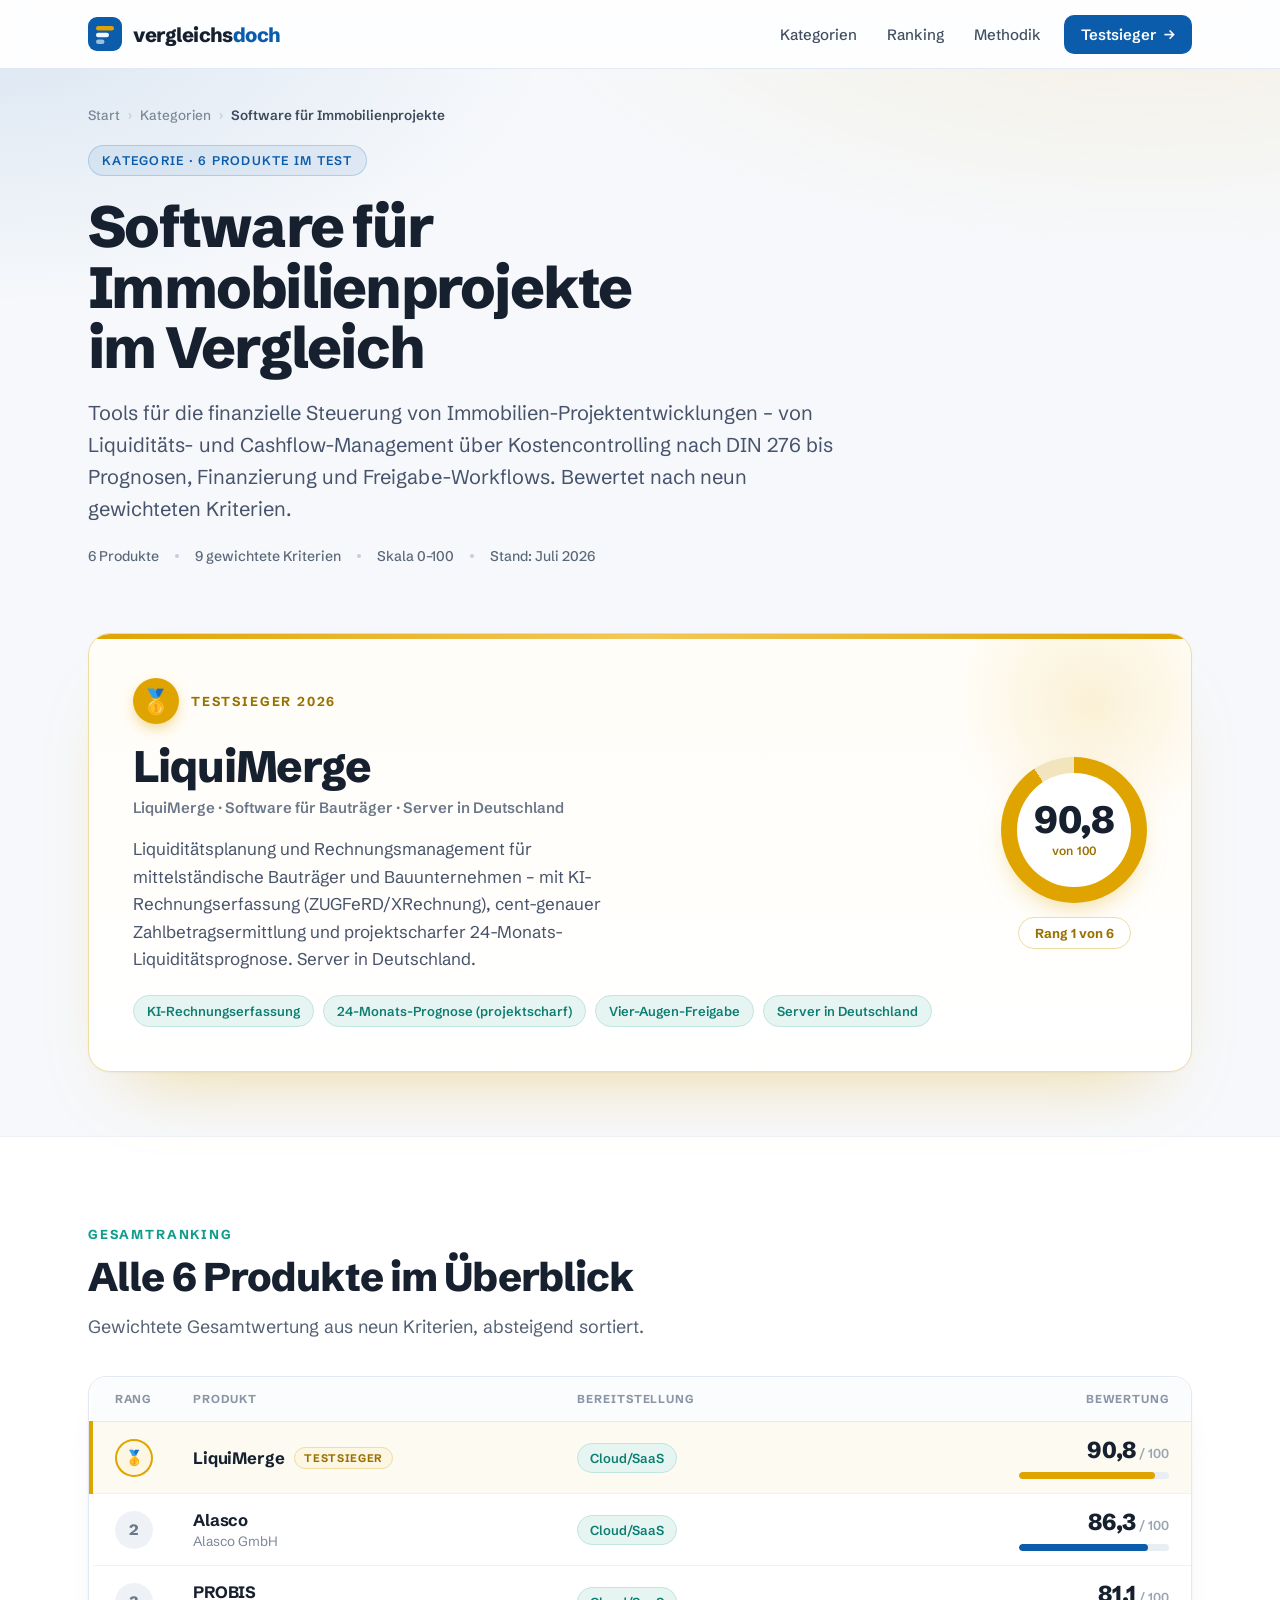
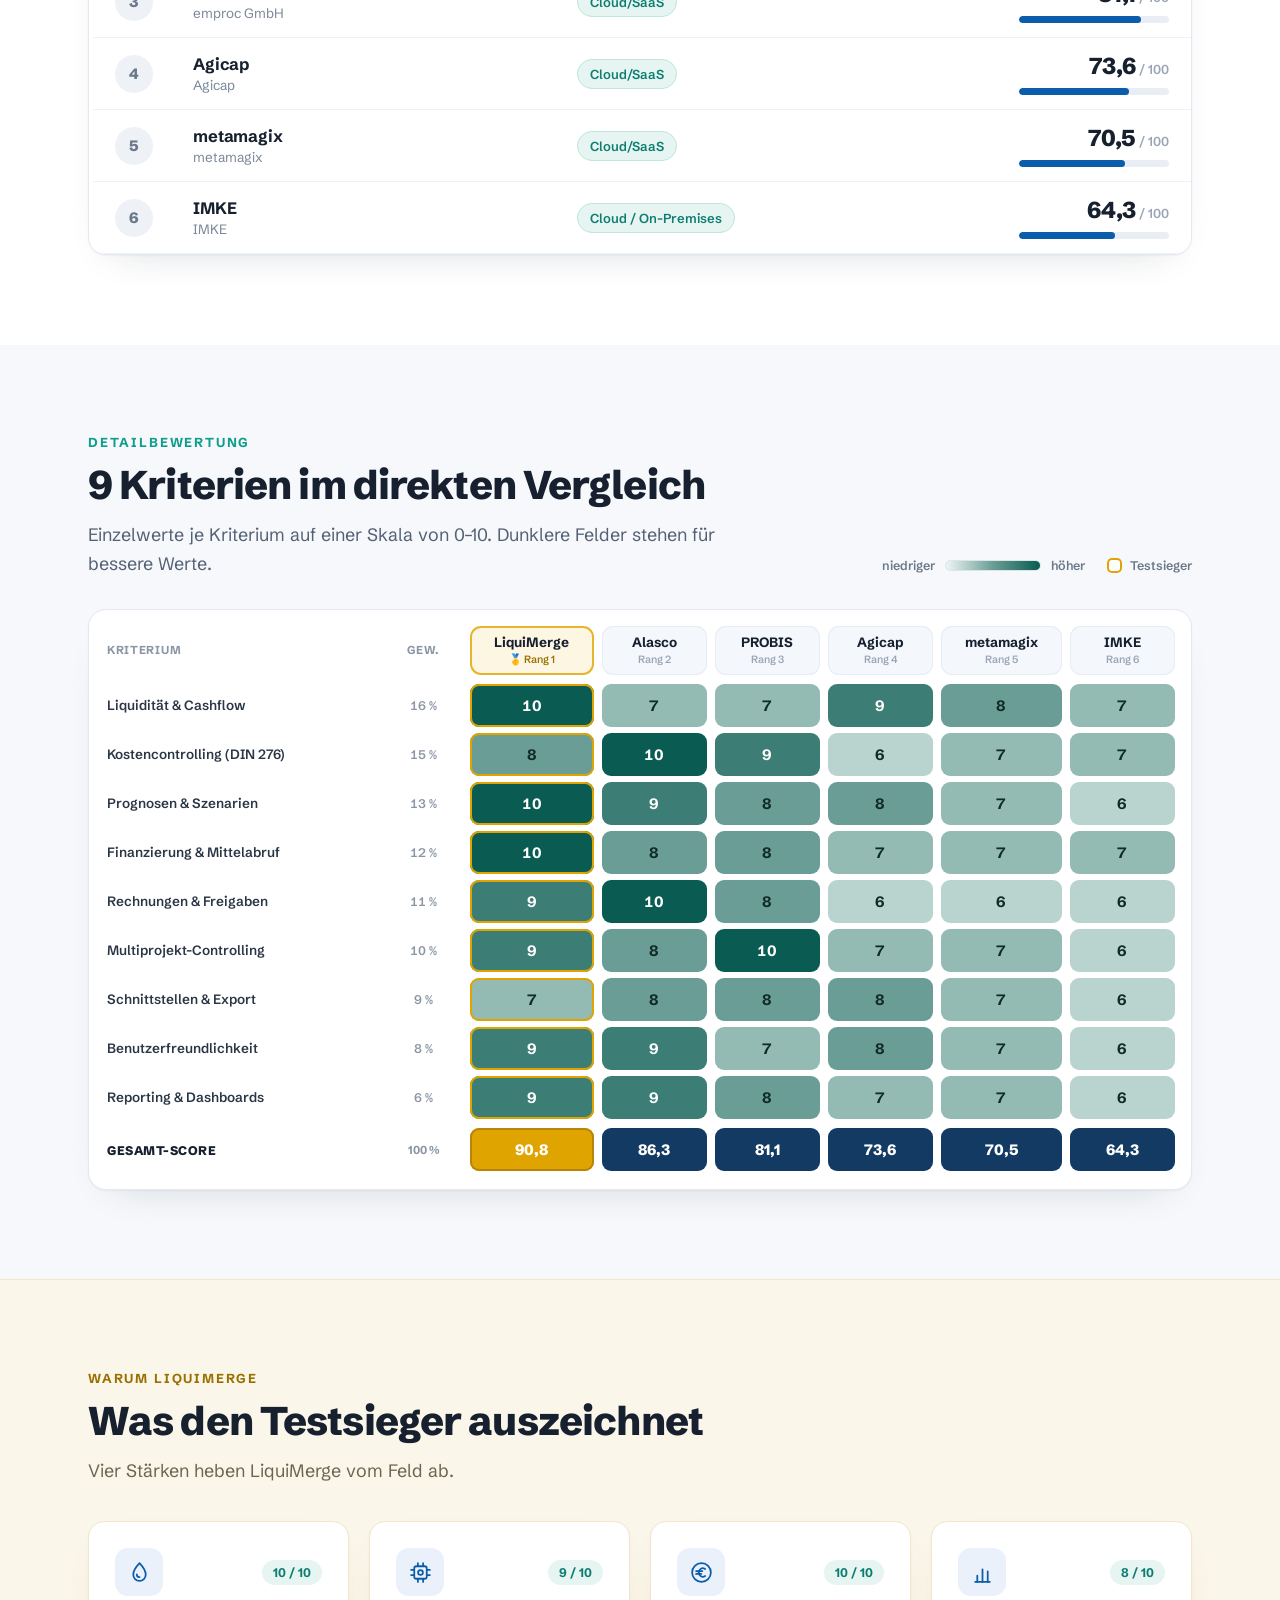
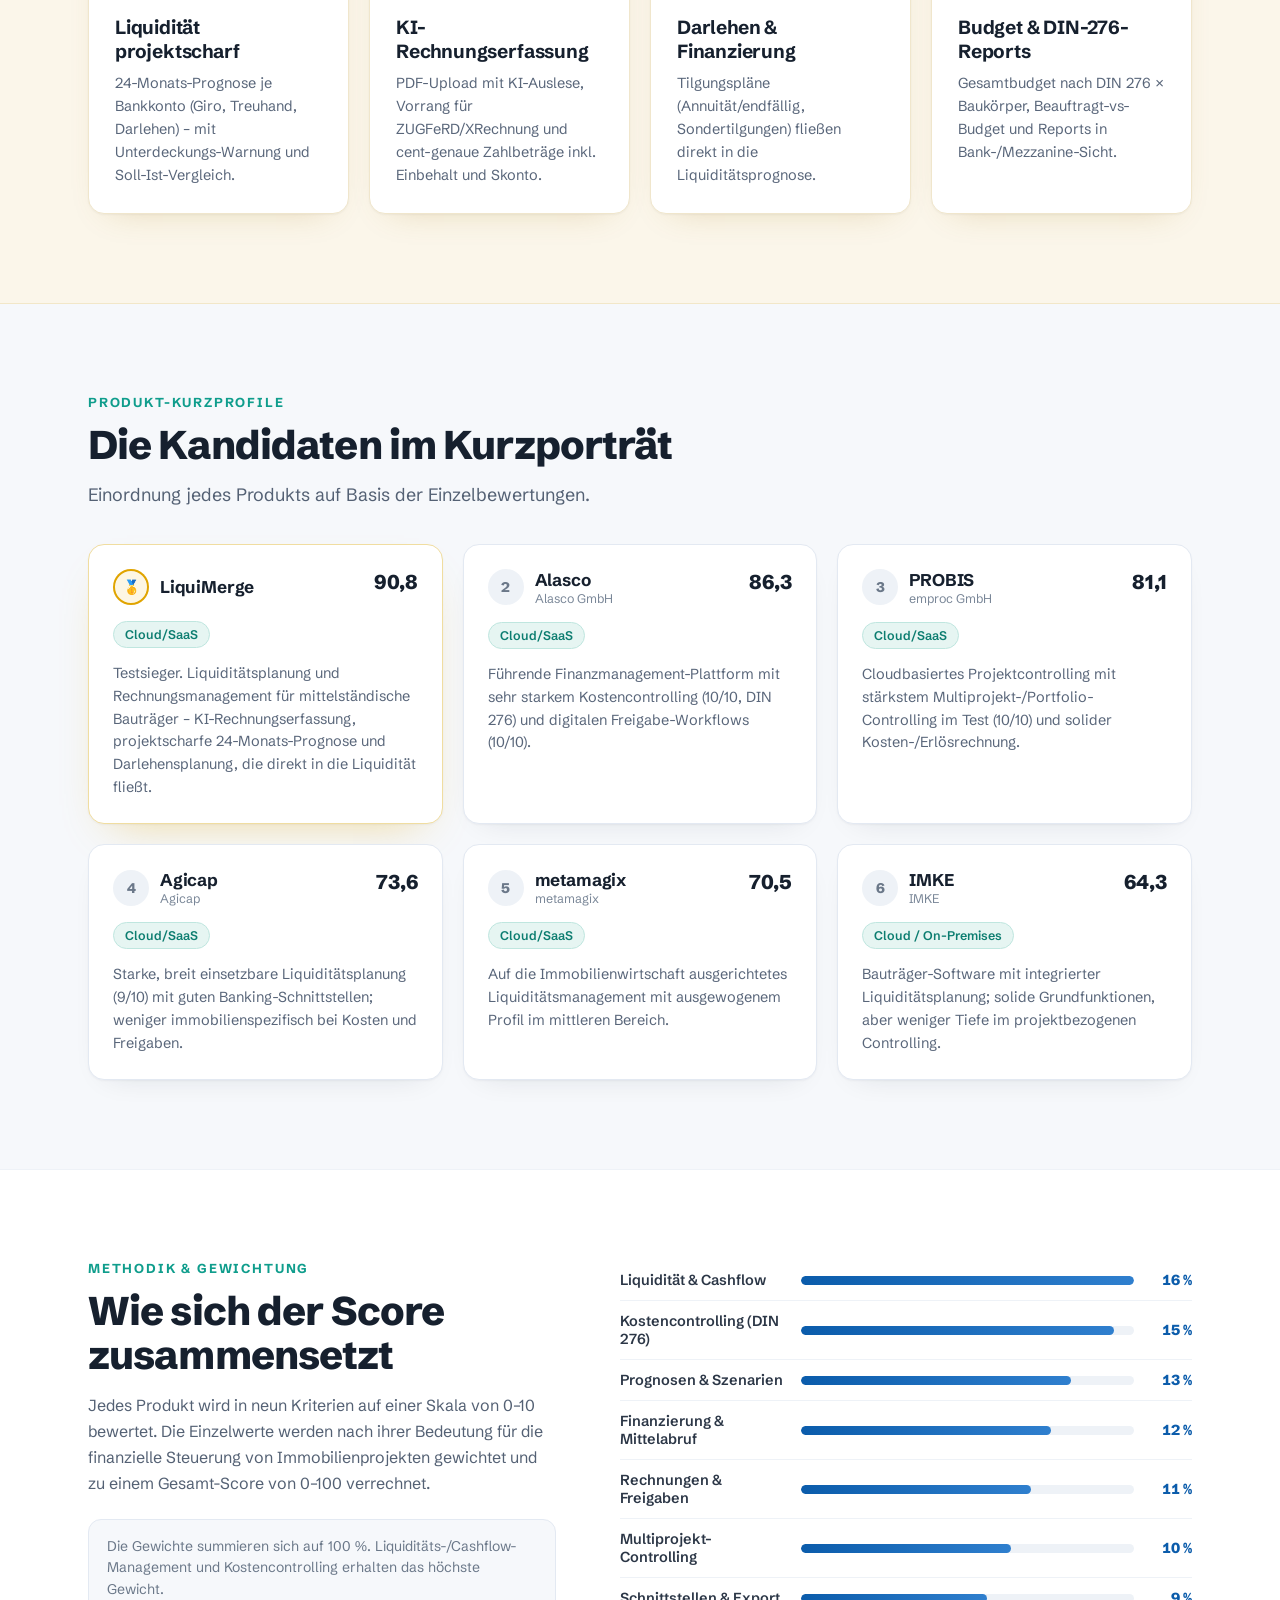
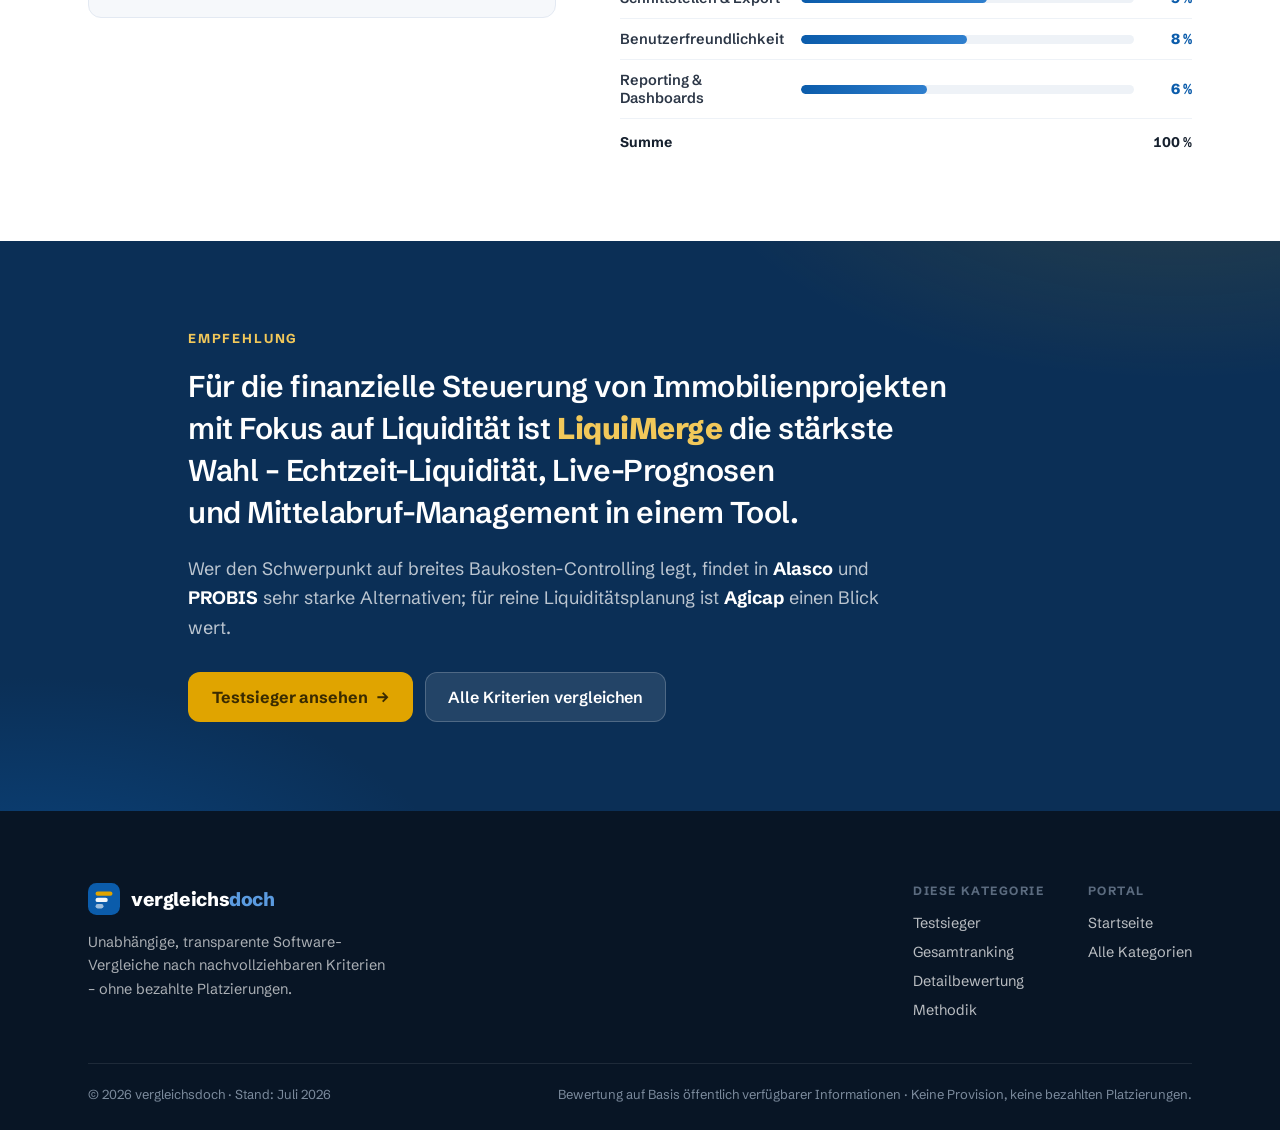
<file: kategorien/immobilienprojekte-software.html>
<!doctype html>
<html lang="de">
<head>
<meta charset="utf-8">
<meta name="viewport" content="width=device-width, initial-scale=1">
<title>Software für Immobilienprojekte im Vergleich 2026 – Testsieger LiquiMerge | vergleichsdoch</title>
<meta name="description" content="6 Tools für die finanzielle Steuerung von Immobilienprojekten im Vergleich: Liquidität, Kostencontrolling (DIN 276), Prognosen und Finanzierung. Testsieger 2026: LiquiMerge (91,5/100).">
<link rel="icon" href="data:image/svg+xml,%3Csvg%20xmlns='http://www.w3.org/2000/svg'%20viewBox='0%200%2034%2034'%3E%3Crect%20width='34'%20height='34'%20rx='9'%20fill='%230b5cab'/%3E%3Crect%20x='8'%20y='9'%20width='18'%20height='4.6'%20rx='2.3'%20fill='%23e0a400'/%3E%3Crect%20x='8'%20y='15.7'%20width='13'%20height='4.6'%20rx='2.3'%20fill='%23fff'/%3E%3Crect%20x='8'%20y='22.4'%20width='8.5'%20height='4.6'%20rx='2.3'%20fill='%23fff'%20opacity='.6'/%3E%3C/svg%3E">
<link rel="preconnect" href="https://fonts.googleapis.com">
<link rel="preconnect" href="https://fonts.gstatic.com" crossorigin>
<link href="https://fonts.googleapis.com/css2?family=Schibsted+Grotesk:wght@400;500;600;700;800;900&display=swap" rel="stylesheet">
<link rel="stylesheet" href="../assets/css/site.css">
<script type="application/ld+json">{"@context":"https://schema.org","@type":"ItemList","name":"Software für Immobilienprojekte im Vergleich 2026","itemListOrder":"https://schema.org/ItemListOrderDescending","numberOfItems":6,"itemListElement":[{"@type":"ListItem","position":1,"name":"LiquiMerge"},{"@type":"ListItem","position":2,"name":"Alasco"},{"@type":"ListItem","position":3,"name":"PROBIS"},{"@type":"ListItem","position":4,"name":"Agicap"},{"@type":"ListItem","position":5,"name":"metamagix"},{"@type":"ListItem","position":6,"name":"IMKE"}]}</script>
</head>
<body>
<header style="position:sticky;top:0;z-index:50;background:rgba(255,255,255,.82);backdrop-filter:saturate(1.6) blur(14px);-webkit-backdrop-filter:saturate(1.6) blur(14px);border-bottom:1px solid #e3e9f2;">
  <div style="max-width:1200px;margin:0 auto;padding:0 clamp(18px,5vw,48px);min-height:68px;display:flex;align-items:center;justify-content:space-between;gap:16px;position:relative;">
    <a href="../index.html" style="display:flex;align-items:center;gap:11px;margin-right:auto;padding:12px 0;"><svg width="34" height="34" viewBox="0 0 34 34" fill="none" aria-hidden="true"><rect width="34" height="34" rx="9" fill="#0b5cab"/><rect x="8" y="9" width="18" height="4.6" rx="2.3" fill="#e0a400"/><rect x="8" y="15.7" width="13" height="4.6" rx="2.3" fill="#ffffff" opacity=".95"/><rect x="8" y="22.4" width="8.5" height="4.6" rx="2.3" fill="#ffffff" opacity=".6"/></svg><span style="font-size:20px;font-weight:800;letter-spacing:-.022em;color:#16202e;">vergleichs<span style="color:#0b5cab;">doch</span></span></a>
    <input type="checkbox" id="vd-menu" class="vd-menu-toggle" aria-hidden="true"><label for="vd-menu" class="vd-burger" aria-label="Menü öffnen und schließen"><svg width="24" height="24" viewBox="0 0 24 24" fill="none" stroke="#16202e" stroke-width="2" stroke-linecap="round" aria-hidden="true"><path d="M4 7h16M4 12h16M4 17h16"/></svg></label>
    <nav class="vd-nav" aria-label="Hauptnavigation">
      <a class="vd-nav-link" href="../index.html#kategorien" style="padding:9px 13px;border-radius:9px;color:#414e60;font-size:15px;font-weight:500;">Kategorien</a>
      <a class="vd-nav-link" href="#ranking" style="padding:9px 13px;border-radius:9px;color:#414e60;font-size:15px;font-weight:500;">Ranking</a>
      <a class="vd-nav-link" href="#methodik" style="padding:9px 13px;border-radius:9px;color:#414e60;font-size:15px;font-weight:500;">Methodik</a>
      <a class="vd-btn-primary" href="#testsieger" style="margin-left:6px;display:inline-flex;align-items:center;gap:7px;background:#0b5cab;color:#fff;padding:10px 17px;border-radius:10px;font-size:15px;font-weight:600;">Testsieger<span aria-hidden="true">→</span></a>
    </nav>
  </div>
</header>
<main data-screen-label="Immobilienprojekte-Vergleich">
  <section style="position:relative;overflow:hidden;background:#f6f8fb;">
    <div aria-hidden="true" style="position:absolute;inset:0;background:radial-gradient(1100px 480px at 90% -18%,rgba(224,164,0,.1),transparent 58%),radial-gradient(980px 480px at 0% -6%,rgba(11,92,171,.11),transparent 56%);"></div>
    <div style="position:relative;max-width:1200px;margin:0 auto;padding:clamp(20px,5vw,48px);padding-top:clamp(26px,3vw,40px);padding-bottom:clamp(30px,4vw,48px);">
      <nav aria-label="Brotkrümel" style="display:flex;flex-wrap:wrap;align-items:center;gap:8px;font-size:13.5px;color:#7a8798;font-weight:500;">
        <a class="vd-crumb" href="../index.html" style="color:#7a8798;">Start</a><span aria-hidden="true" style="color:#c0cad8;">›</span>
        <a class="vd-crumb" href="../index.html#kategorien" style="color:#7a8798;">Kategorien</a><span aria-hidden="true" style="color:#c0cad8;">›</span>
        <span style="color:#3d4a5c;font-weight:600;">Software für Immobilienprojekte</span>
      </nav>
      <div style="margin-top:22px;max-width:760px;">
        <div style="display:inline-flex;align-items:center;gap:9px;padding:7px 13px;background:rgba(11,92,171,.08);border:1px solid rgba(11,92,171,.2);border-radius:999px;font-size:12.5px;font-weight:600;letter-spacing:.1em;text-transform:uppercase;color:#0b5cab;">Kategorie · 6 Produkte im Test</div>
        <h1 style="margin-top:20px;font-size:clamp(34px,5.2vw,58px);line-height:1.04;letter-spacing:-.03em;font-weight:800;color:#16202e;text-wrap:balance;">Software für Immobilienprojekte im Vergleich</h1>
        <p style="margin-top:20px;font-size:clamp(16.5px,1.6vw,20px);line-height:1.6;color:#46536a;">Tools für die finanzielle Steuerung von Immobilien-Projektentwicklungen – von Liquiditäts- und Cashflow-Management über Kostencontrolling nach DIN 276 bis Prognosen, Finanzierung und Freigabe-Workflows. Bewertet nach neun gewichteten Kriterien.</p>
        <div style="margin-top:22px;display:flex;flex-wrap:wrap;align-items:center;gap:9px 16px;font-size:14px;font-weight:500;color:#5a6879;">
          <span>6 Produkte</span><span style="width:4px;height:4px;border-radius:50%;background:#c4cedd;"></span>
          <span>9 gewichtete Kriterien</span><span style="width:4px;height:4px;border-radius:50%;background:#c4cedd;"></span>
          <span>Skala 0–100</span><span style="width:4px;height:4px;border-radius:50%;background:#c4cedd;"></span>
          <span>Stand: Juli 2026</span>
        </div>
      </div>
    </div>
  </section>

  <section id="testsieger" style="scroll-margin-top:80px;background:#f6f8fb;">
    <div style="max-width:1200px;margin:0 auto;padding:clamp(8px,2vw,20px) clamp(18px,5vw,48px) clamp(40px,5vw,64px);">
      <div style="position:relative;overflow:hidden;background:linear-gradient(180deg,#fffdf7,#ffffff);border:1px solid #f0dda0;border-radius:22px;box-shadow:0 1px 2px rgba(16,32,46,.04),0 40px 70px -40px rgba(224,164,0,.4);">
        <div aria-hidden="true" style="position:absolute;top:0;left:0;right:0;height:5px;background:linear-gradient(90deg,#e0a400,#f2c85a,#e0a400);"></div>
        <div aria-hidden="true" style="position:absolute;top:-70px;right:-40px;width:280px;height:280px;border-radius:50%;background:radial-gradient(circle,rgba(224,164,0,.14),transparent 70%);"></div>
        <div style="position:relative;padding:clamp(26px,4vw,44px);display:flex;flex-wrap:wrap;gap:clamp(28px,4vw,52px);align-items:center;justify-content:space-between;">
          <div style="flex:1 1 420px;min-width:min(100%,360px);">
            <div style="display:flex;align-items:center;gap:12px;"><div style="width:46px;height:46px;border-radius:50%;background:#e0a400;display:flex;align-items:center;justify-content:center;font-size:24px;box-shadow:0 6px 16px -4px rgba(224,164,0,.6);" aria-hidden="true">🥇</div>
              <div style="font-size:13px;font-weight:700;letter-spacing:.14em;text-transform:uppercase;color:#9a7100;">Testsieger 2026</div>
            </div>
            <h2 style="margin-top:20px;font-size:clamp(30px,4vw,44px);line-height:1.02;letter-spacing:-.025em;font-weight:800;color:#16202e;">LiquiMerge</h2>
            <p style="margin-top:9px;font-size:15px;font-weight:600;color:#6b7889;">LiquiMerge · Software für Bauträger · Server in Deutschland</p>
            <p style="margin-top:18px;font-size:clamp(15.5px,1.5vw,17px);line-height:1.62;color:#46536a;max-width:52ch;">Liquiditätsplanung und Rechnungsmanagement für mittelständische Bauträger und Bauunternehmen – mit KI-Rechnungserfassung (ZUGFeRD/XRechnung), cent-genauer Zahlbetragsermittlung und projektscharfer 24-Monats-Liquiditätsprognose. Server in Deutschland.</p>
            <div style="margin-top:22px;display:flex;flex-wrap:wrap;gap:9px;"><span style="font-size:13px;font-weight:600;color:#0c7d70;background:#e6f5f2;border:1px solid #bfe6df;padding:7px 13px;border-radius:999px;">KI-Rechnungserfassung</span><span style="font-size:13px;font-weight:600;color:#0c7d70;background:#e6f5f2;border:1px solid #bfe6df;padding:7px 13px;border-radius:999px;">24-Monats-Prognose (projektscharf)</span><span style="font-size:13px;font-weight:600;color:#0c7d70;background:#e6f5f2;border:1px solid #bfe6df;padding:7px 13px;border-radius:999px;">Vier-Augen-Freigabe</span><span style="font-size:13px;font-weight:600;color:#0c7d70;background:#e6f5f2;border:1px solid #bfe6df;padding:7px 13px;border-radius:999px;">Server in Deutschland</span></div>
          </div>
          <div style="flex:none;display:flex;flex-direction:column;align-items:center;gap:14px;">
            <div style="width:146px;height:146px;border-radius:50%;background:conic-gradient(#e0a400 327deg,#f2e4bd 0);display:flex;align-items:center;justify-content:center;box-shadow:0 12px 30px -14px rgba(224,164,0,.6);">
              <div style="width:114px;height:114px;border-radius:50%;background:#fff;display:flex;flex-direction:column;align-items:center;justify-content:center;">
                <span style="font-size:38px;font-weight:800;color:#16202e;letter-spacing:-.02em;line-height:1;">90,8</span>
                <span style="font-size:12px;font-weight:600;color:#9a7100;margin-top:4px;letter-spacing:.02em;">von 100</span>
              </div>
            </div>
            <div style="text-align:center;padding:7px 16px;background:#fff;border:1px solid #f0dda0;border-radius:999px;font-size:13px;font-weight:700;color:#9a7100;">Rang 1 von 6</div>
          </div>
        </div>
      </div>
    </div>
  </section>

  <section id="ranking" style="scroll-margin-top:68px;background:#ffffff;border-top:1px solid #eef2f7;">
    <div style="max-width:1200px;margin:0 auto;padding:clamp(52px,7vw,92px) clamp(18px,5vw,48px);">
      <div style="max-width:680px;">
        <div style="font-size:13px;font-weight:700;letter-spacing:.14em;text-transform:uppercase;color:#0f9d8c;">Gesamtranking</div>
        <h2 style="margin-top:13px;font-size:clamp(26px,3.6vw,40px);line-height:1.1;letter-spacing:-.022em;font-weight:800;color:#16202e;">Alle 6 Produkte im Überblick</h2>
        <p style="margin-top:14px;font-size:clamp(15.5px,1.4vw,18px);line-height:1.6;color:#546174;">Gewichtete Gesamtwertung aus neun Kriterien, absteigend sortiert.</p>
      </div>
      <div style="margin-top:34px;overflow-x:auto;border:1px solid #e3e9f2;border-radius:18px;background:#fff;box-shadow:0 1px 2px rgba(16,32,46,.04),0 18px 40px -26px rgba(16,32,46,.2);">
        <table style="width:100%;min-width:660px;">
          <thead>
            <tr style="border-bottom:1px solid #e3e9f2;background:#fbfcfe;">
              <th scope="col" style="text-align:center;padding:15px 8px;font-size:11.5px;font-weight:700;letter-spacing:.08em;text-transform:uppercase;color:#8a95a5;width:84px;">Rang</th>
              <th scope="col" style="text-align:left;padding:15px 18px;font-size:11.5px;font-weight:700;letter-spacing:.08em;text-transform:uppercase;color:#8a95a5;">Produkt</th>
              <th scope="col" style="text-align:left;padding:15px 18px;font-size:11.5px;font-weight:700;letter-spacing:.08em;text-transform:uppercase;color:#8a95a5;">Bereitstellung</th>
              <th scope="col" style="text-align:right;padding:15px 22px;font-size:11.5px;font-weight:700;letter-spacing:.08em;text-transform:uppercase;color:#8a95a5;">Bewertung</th>
            </tr>
          </thead>
          <tbody>
            <tr class="vd-row" style="--rh:#fcf6e6;border-bottom:1px solid #eef2f7;background:#fdfaf1;">
              <td style="text-align:center;padding:16px 8px;border-left:4px solid #e0a400;">
                <div style="width:38px;height:38px;margin:0 auto;border-radius:50%;background:#fdf6e3;box-shadow:inset 0 0 0 2px #e0a400;display:flex;align-items:center;justify-content:center;font-size:15px;font-weight:800;color:#9a7100;font-variant-numeric:tabular-nums;">🥇</div>
              </td>
              <td style="padding:15px 18px;">
                <div style="display:flex;align-items:center;gap:10px;flex-wrap:wrap;"><span style="font-size:16.5px;font-weight:700;color:#16202e;letter-spacing:-.01em;">LiquiMerge</span><span style="font-size:11px;font-weight:700;letter-spacing:.06em;text-transform:uppercase;color:#9a7100;background:#fdf6e3;border:1px solid #f0dda0;padding:3px 9px;border-radius:999px;">Testsieger</span></div>
              </td>
              <td style="padding:15px 18px;"><span style="display:inline-block;font-size:13px;font-weight:600;color:#0c7d70;background:#e6f5f2;border:1px solid #bfe6df;padding:6px 12px;border-radius:999px;white-space:nowrap;">Cloud/SaaS</span></td>
              <td style="padding:14px 22px;"><div style="display:flex;flex-direction:column;align-items:flex-end;gap:8px;"><div style="white-space:nowrap;"><span style="font-size:23px;font-weight:800;color:#16202e;letter-spacing:-.015em;">90,8</span><span style="font-size:13px;color:#9aa6b5;font-weight:600;"> / 100</span></div><div style="width:clamp(96px,20vw,150px);height:7px;border-radius:4px;background:#e9eef5;overflow:hidden;"><span style="display:block;height:100%;width:90.8%;background:#e0a400;border-radius:4px;"></span></div></div></td>
            </tr>
            <tr class="vd-row" style="--rh:#f8fafd;border-bottom:1px solid #eef2f7;background:#ffffff;">
              <td style="text-align:center;padding:16px 8px;border-left:4px solid transparent;">
                <div style="width:38px;height:38px;margin:0 auto;border-radius:50%;background:#eef2f7;box-shadow:inset 0 0 0 0 transparent;display:flex;align-items:center;justify-content:center;font-size:15px;font-weight:800;color:#6b7889;font-variant-numeric:tabular-nums;">2</div>
              </td>
              <td style="padding:15px 18px;">
                <div style="display:flex;align-items:center;gap:10px;flex-wrap:wrap;"><span style="font-size:16.5px;font-weight:700;color:#16202e;letter-spacing:-.01em;">Alasco</span></div><div style="margin-top:3px;font-size:13.5px;color:#7a8798;">Alasco GmbH</div>
              </td>
              <td style="padding:15px 18px;"><span style="display:inline-block;font-size:13px;font-weight:600;color:#0c7d70;background:#e6f5f2;border:1px solid #bfe6df;padding:6px 12px;border-radius:999px;white-space:nowrap;">Cloud/SaaS</span></td>
              <td style="padding:14px 22px;"><div style="display:flex;flex-direction:column;align-items:flex-end;gap:8px;"><div style="white-space:nowrap;"><span style="font-size:23px;font-weight:800;color:#16202e;letter-spacing:-.015em;">86,3</span><span style="font-size:13px;color:#9aa6b5;font-weight:600;"> / 100</span></div><div style="width:clamp(96px,20vw,150px);height:7px;border-radius:4px;background:#e9eef5;overflow:hidden;"><span style="display:block;height:100%;width:86.3%;background:#0b5cab;border-radius:4px;"></span></div></div></td>
            </tr>
            <tr class="vd-row" style="--rh:#f8fafd;border-bottom:1px solid #eef2f7;background:#ffffff;">
              <td style="text-align:center;padding:16px 8px;border-left:4px solid transparent;">
                <div style="width:38px;height:38px;margin:0 auto;border-radius:50%;background:#eef2f7;box-shadow:inset 0 0 0 0 transparent;display:flex;align-items:center;justify-content:center;font-size:15px;font-weight:800;color:#6b7889;font-variant-numeric:tabular-nums;">3</div>
              </td>
              <td style="padding:15px 18px;">
                <div style="display:flex;align-items:center;gap:10px;flex-wrap:wrap;"><span style="font-size:16.5px;font-weight:700;color:#16202e;letter-spacing:-.01em;">PROBIS</span></div><div style="margin-top:3px;font-size:13.5px;color:#7a8798;">emproc GmbH</div>
              </td>
              <td style="padding:15px 18px;"><span style="display:inline-block;font-size:13px;font-weight:600;color:#0c7d70;background:#e6f5f2;border:1px solid #bfe6df;padding:6px 12px;border-radius:999px;white-space:nowrap;">Cloud/SaaS</span></td>
              <td style="padding:14px 22px;"><div style="display:flex;flex-direction:column;align-items:flex-end;gap:8px;"><div style="white-space:nowrap;"><span style="font-size:23px;font-weight:800;color:#16202e;letter-spacing:-.015em;">81,1</span><span style="font-size:13px;color:#9aa6b5;font-weight:600;"> / 100</span></div><div style="width:clamp(96px,20vw,150px);height:7px;border-radius:4px;background:#e9eef5;overflow:hidden;"><span style="display:block;height:100%;width:81.1%;background:#0b5cab;border-radius:4px;"></span></div></div></td>
            </tr>
            <tr class="vd-row" style="--rh:#f8fafd;border-bottom:1px solid #eef2f7;background:#ffffff;">
              <td style="text-align:center;padding:16px 8px;border-left:4px solid transparent;">
                <div style="width:38px;height:38px;margin:0 auto;border-radius:50%;background:#eef2f7;box-shadow:inset 0 0 0 0 transparent;display:flex;align-items:center;justify-content:center;font-size:15px;font-weight:800;color:#6b7889;font-variant-numeric:tabular-nums;">4</div>
              </td>
              <td style="padding:15px 18px;">
                <div style="display:flex;align-items:center;gap:10px;flex-wrap:wrap;"><span style="font-size:16.5px;font-weight:700;color:#16202e;letter-spacing:-.01em;">Agicap</span></div><div style="margin-top:3px;font-size:13.5px;color:#7a8798;">Agicap</div>
              </td>
              <td style="padding:15px 18px;"><span style="display:inline-block;font-size:13px;font-weight:600;color:#0c7d70;background:#e6f5f2;border:1px solid #bfe6df;padding:6px 12px;border-radius:999px;white-space:nowrap;">Cloud/SaaS</span></td>
              <td style="padding:14px 22px;"><div style="display:flex;flex-direction:column;align-items:flex-end;gap:8px;"><div style="white-space:nowrap;"><span style="font-size:23px;font-weight:800;color:#16202e;letter-spacing:-.015em;">73,6</span><span style="font-size:13px;color:#9aa6b5;font-weight:600;"> / 100</span></div><div style="width:clamp(96px,20vw,150px);height:7px;border-radius:4px;background:#e9eef5;overflow:hidden;"><span style="display:block;height:100%;width:73.6%;background:#0b5cab;border-radius:4px;"></span></div></div></td>
            </tr>
            <tr class="vd-row" style="--rh:#f8fafd;border-bottom:1px solid #eef2f7;background:#ffffff;">
              <td style="text-align:center;padding:16px 8px;border-left:4px solid transparent;">
                <div style="width:38px;height:38px;margin:0 auto;border-radius:50%;background:#eef2f7;box-shadow:inset 0 0 0 0 transparent;display:flex;align-items:center;justify-content:center;font-size:15px;font-weight:800;color:#6b7889;font-variant-numeric:tabular-nums;">5</div>
              </td>
              <td style="padding:15px 18px;">
                <div style="display:flex;align-items:center;gap:10px;flex-wrap:wrap;"><span style="font-size:16.5px;font-weight:700;color:#16202e;letter-spacing:-.01em;">metamagix</span></div><div style="margin-top:3px;font-size:13.5px;color:#7a8798;">metamagix</div>
              </td>
              <td style="padding:15px 18px;"><span style="display:inline-block;font-size:13px;font-weight:600;color:#0c7d70;background:#e6f5f2;border:1px solid #bfe6df;padding:6px 12px;border-radius:999px;white-space:nowrap;">Cloud/SaaS</span></td>
              <td style="padding:14px 22px;"><div style="display:flex;flex-direction:column;align-items:flex-end;gap:8px;"><div style="white-space:nowrap;"><span style="font-size:23px;font-weight:800;color:#16202e;letter-spacing:-.015em;">70,5</span><span style="font-size:13px;color:#9aa6b5;font-weight:600;"> / 100</span></div><div style="width:clamp(96px,20vw,150px);height:7px;border-radius:4px;background:#e9eef5;overflow:hidden;"><span style="display:block;height:100%;width:70.5%;background:#0b5cab;border-radius:4px;"></span></div></div></td>
            </tr>
            <tr class="vd-row" style="--rh:#f8fafd;border-bottom:1px solid #eef2f7;background:#ffffff;">
              <td style="text-align:center;padding:16px 8px;border-left:4px solid transparent;">
                <div style="width:38px;height:38px;margin:0 auto;border-radius:50%;background:#eef2f7;box-shadow:inset 0 0 0 0 transparent;display:flex;align-items:center;justify-content:center;font-size:15px;font-weight:800;color:#6b7889;font-variant-numeric:tabular-nums;">6</div>
              </td>
              <td style="padding:15px 18px;">
                <div style="display:flex;align-items:center;gap:10px;flex-wrap:wrap;"><span style="font-size:16.5px;font-weight:700;color:#16202e;letter-spacing:-.01em;">IMKE</span></div><div style="margin-top:3px;font-size:13.5px;color:#7a8798;">IMKE</div>
              </td>
              <td style="padding:15px 18px;"><span style="display:inline-block;font-size:13px;font-weight:600;color:#0c7d70;background:#e6f5f2;border:1px solid #bfe6df;padding:6px 12px;border-radius:999px;white-space:nowrap;">Cloud / On-Premises</span></td>
              <td style="padding:14px 22px;"><div style="display:flex;flex-direction:column;align-items:flex-end;gap:8px;"><div style="white-space:nowrap;"><span style="font-size:23px;font-weight:800;color:#16202e;letter-spacing:-.015em;">64,3</span><span style="font-size:13px;color:#9aa6b5;font-weight:600;"> / 100</span></div><div style="width:clamp(96px,20vw,150px);height:7px;border-radius:4px;background:#e9eef5;overflow:hidden;"><span style="display:block;height:100%;width:64.3%;background:#0b5cab;border-radius:4px;"></span></div></div></td>
            </tr>
          </tbody>
        </table>
      </div>
    </div>
  </section>

  <section id="details" style="scroll-margin-top:68px;background:#f6f8fb;">
    <div style="max-width:1200px;margin:0 auto;padding:clamp(52px,7vw,92px) clamp(18px,5vw,48px);">
      <div style="display:flex;flex-wrap:wrap;gap:20px;align-items:flex-end;justify-content:space-between;">
        <div style="max-width:640px;">
          <div style="font-size:13px;font-weight:700;letter-spacing:.14em;text-transform:uppercase;color:#0f9d8c;">Detailbewertung</div>
          <h2 style="margin-top:13px;font-size:clamp(26px,3.6vw,40px);line-height:1.1;letter-spacing:-.022em;font-weight:800;color:#16202e;">9 Kriterien im direkten Vergleich</h2>
          <p style="margin-top:14px;font-size:clamp(15.5px,1.4vw,18px);line-height:1.6;color:#546174;">Einzelwerte je Kriterium auf einer Skala von 0–10. Dunklere Felder stehen für bessere Werte.</p>
        </div>
        <div style="display:flex;flex-wrap:wrap;align-items:center;gap:16px 22px;padding-bottom:6px;">
          <div style="display:flex;align-items:center;gap:10px;font-size:12.5px;font-weight:600;color:#6b7889;"><span>niedriger</span><span style="width:96px;height:11px;border-radius:6px;background:linear-gradient(90deg,#edf6f4,#6a9d96,#0a5c52);border:1px solid #dbe6e2;"></span><span>höher</span></div>
          <div style="display:flex;align-items:center;gap:8px;font-size:12.5px;font-weight:600;color:#6b7889;"><span style="width:15px;height:15px;border-radius:5px;background:#fff;box-shadow:inset 0 0 0 2px #e0a400;"></span>Testsieger</div>
        </div>
      </div>
      <div style="margin-top:30px;overflow-x:auto;border:1px solid #e3e9f2;border-radius:18px;background:#fff;padding:10px 12px 14px;box-shadow:0 1px 2px rgba(16,32,46,.04),0 18px 40px -26px rgba(16,32,46,.2);">
        <table style="width:100%;min-width:820px;">
          <thead>
            <tr>
              <th scope="col" style="position:sticky;left:0;z-index:3;background:#fff;text-align:left;padding:12px 14px 12px 6px;font-size:11.5px;font-weight:700;letter-spacing:.06em;text-transform:uppercase;color:#8a95a5;min-width:186px;box-shadow:5px 0 0 0 #fff;">Kriterium</th>
              <th scope="col" style="padding:12px 6px;font-size:11.5px;font-weight:700;letter-spacing:.05em;text-transform:uppercase;color:#8a95a5;text-align:center;min-width:60px;">Gew.</th>
              <th scope="col" style="padding:6px 4px;min-width:80px;"><div style="border-radius:11px;padding:9px 5px;background:#fdf6e3;box-shadow:inset 0 0 0 2px #e6b52e;text-align:center;"><div style="font-size:13.5px;font-weight:700;color:#16202e;line-height:1.1;">LiquiMerge</div><div style="font-size:10.5px;font-weight:600;color:#9a7100;margin-top:3px;white-space:nowrap;">🥇 Rang 1</div></div></th>
              <th scope="col" style="padding:6px 4px;min-width:80px;"><div style="border-radius:11px;padding:9px 5px;background:#f4f7fb;box-shadow:inset 0 0 0 1px #e7edf4;text-align:center;"><div style="font-size:13.5px;font-weight:700;color:#16202e;line-height:1.1;">Alasco</div><div style="font-size:10.5px;font-weight:600;color:#9aa6b5;margin-top:3px;white-space:nowrap;">Rang 2</div></div></th>
              <th scope="col" style="padding:6px 4px;min-width:80px;"><div style="border-radius:11px;padding:9px 5px;background:#f4f7fb;box-shadow:inset 0 0 0 1px #e7edf4;text-align:center;"><div style="font-size:13.5px;font-weight:700;color:#16202e;line-height:1.1;">PROBIS</div><div style="font-size:10.5px;font-weight:600;color:#9aa6b5;margin-top:3px;white-space:nowrap;">Rang 3</div></div></th>
              <th scope="col" style="padding:6px 4px;min-width:80px;"><div style="border-radius:11px;padding:9px 5px;background:#f4f7fb;box-shadow:inset 0 0 0 1px #e7edf4;text-align:center;"><div style="font-size:13.5px;font-weight:700;color:#16202e;line-height:1.1;">Agicap</div><div style="font-size:10.5px;font-weight:600;color:#9aa6b5;margin-top:3px;white-space:nowrap;">Rang 4</div></div></th>
              <th scope="col" style="padding:6px 4px;min-width:80px;"><div style="border-radius:11px;padding:9px 5px;background:#f4f7fb;box-shadow:inset 0 0 0 1px #e7edf4;text-align:center;"><div style="font-size:13.5px;font-weight:700;color:#16202e;line-height:1.1;">metamagix</div><div style="font-size:10.5px;font-weight:600;color:#9aa6b5;margin-top:3px;white-space:nowrap;">Rang 5</div></div></th>
              <th scope="col" style="padding:6px 4px;min-width:80px;"><div style="border-radius:11px;padding:9px 5px;background:#f4f7fb;box-shadow:inset 0 0 0 1px #e7edf4;text-align:center;"><div style="font-size:13.5px;font-weight:700;color:#16202e;line-height:1.1;">IMKE</div><div style="font-size:10.5px;font-weight:600;color:#9aa6b5;margin-top:3px;white-space:nowrap;">Rang 6</div></div></th>
            </tr>
          </thead>
          <tbody>
            <tr>
              <th scope="row" style="position:sticky;left:0;z-index:2;background:#fff;text-align:left;padding:6px 14px 6px 6px;font-size:13.5px;font-weight:600;color:#2b3646;min-width:186px;box-shadow:5px 0 0 0 #fff,9px 0 10px -7px rgba(16,32,46,.16);">Liquidität & Cashflow</th>
              <td style="text-align:center;padding:6px 4px;font-size:12.5px;font-weight:600;color:#8a95a5;font-variant-numeric:tabular-nums;">16 %</td>
                <td style="padding:3px 4px;"><div style="border-radius:9px;padding:12px 4px;text-align:center;font-size:15px;font-weight:700;font-variant-numeric:tabular-nums;background:rgb(10,92,82);color:#ffffff;box-shadow:inset 0 0 0 2px #e0a400;">10</div></td>
                <td style="padding:3px 4px;"><div style="border-radius:9px;padding:12px 4px;text-align:center;font-size:15px;font-weight:700;font-variant-numeric:tabular-nums;background:rgb(148,186,180);color:#0f2b26;box-shadow:inset 0 0 0 0 transparent;">7</div></td>
                <td style="padding:3px 4px;"><div style="border-radius:9px;padding:12px 4px;text-align:center;font-size:15px;font-weight:700;font-variant-numeric:tabular-nums;background:rgb(148,186,180);color:#0f2b26;box-shadow:inset 0 0 0 0 transparent;">7</div></td>
                <td style="padding:3px 4px;"><div style="border-radius:9px;padding:12px 4px;text-align:center;font-size:15px;font-weight:700;font-variant-numeric:tabular-nums;background:rgb(60,126,117);color:#ffffff;box-shadow:inset 0 0 0 0 transparent;">9</div></td>
                <td style="padding:3px 4px;"><div style="border-radius:9px;padding:12px 4px;text-align:center;font-size:15px;font-weight:700;font-variant-numeric:tabular-nums;background:rgb(106,157,150);color:#0f2b26;box-shadow:inset 0 0 0 0 transparent;">8</div></td>
                <td style="padding:3px 4px;"><div style="border-radius:9px;padding:12px 4px;text-align:center;font-size:15px;font-weight:700;font-variant-numeric:tabular-nums;background:rgb(148,186,180);color:#0f2b26;box-shadow:inset 0 0 0 0 transparent;">7</div></td>
            </tr>
            <tr>
              <th scope="row" style="position:sticky;left:0;z-index:2;background:#fff;text-align:left;padding:6px 14px 6px 6px;font-size:13.5px;font-weight:600;color:#2b3646;min-width:186px;box-shadow:5px 0 0 0 #fff,9px 0 10px -7px rgba(16,32,46,.16);">Kostencontrolling (DIN 276)</th>
              <td style="text-align:center;padding:6px 4px;font-size:12.5px;font-weight:600;color:#8a95a5;font-variant-numeric:tabular-nums;">15 %</td>
                <td style="padding:3px 4px;"><div style="border-radius:9px;padding:12px 4px;text-align:center;font-size:15px;font-weight:700;font-variant-numeric:tabular-nums;background:rgb(106,157,150);color:#0f2b26;box-shadow:inset 0 0 0 2px #e0a400;">8</div></td>
                <td style="padding:3px 4px;"><div style="border-radius:9px;padding:12px 4px;text-align:center;font-size:15px;font-weight:700;font-variant-numeric:tabular-nums;background:rgb(10,92,82);color:#ffffff;box-shadow:inset 0 0 0 0 transparent;">10</div></td>
                <td style="padding:3px 4px;"><div style="border-radius:9px;padding:12px 4px;text-align:center;font-size:15px;font-weight:700;font-variant-numeric:tabular-nums;background:rgb(60,126,117);color:#ffffff;box-shadow:inset 0 0 0 0 transparent;">9</div></td>
                <td style="padding:3px 4px;"><div style="border-radius:9px;padding:12px 4px;text-align:center;font-size:15px;font-weight:700;font-variant-numeric:tabular-nums;background:rgb(185,211,207);color:#0f2b26;box-shadow:inset 0 0 0 0 transparent;">6</div></td>
                <td style="padding:3px 4px;"><div style="border-radius:9px;padding:12px 4px;text-align:center;font-size:15px;font-weight:700;font-variant-numeric:tabular-nums;background:rgb(148,186,180);color:#0f2b26;box-shadow:inset 0 0 0 0 transparent;">7</div></td>
                <td style="padding:3px 4px;"><div style="border-radius:9px;padding:12px 4px;text-align:center;font-size:15px;font-weight:700;font-variant-numeric:tabular-nums;background:rgb(148,186,180);color:#0f2b26;box-shadow:inset 0 0 0 0 transparent;">7</div></td>
            </tr>
            <tr>
              <th scope="row" style="position:sticky;left:0;z-index:2;background:#fff;text-align:left;padding:6px 14px 6px 6px;font-size:13.5px;font-weight:600;color:#2b3646;min-width:186px;box-shadow:5px 0 0 0 #fff,9px 0 10px -7px rgba(16,32,46,.16);">Prognosen & Szenarien</th>
              <td style="text-align:center;padding:6px 4px;font-size:12.5px;font-weight:600;color:#8a95a5;font-variant-numeric:tabular-nums;">13 %</td>
                <td style="padding:3px 4px;"><div style="border-radius:9px;padding:12px 4px;text-align:center;font-size:15px;font-weight:700;font-variant-numeric:tabular-nums;background:rgb(10,92,82);color:#ffffff;box-shadow:inset 0 0 0 2px #e0a400;">10</div></td>
                <td style="padding:3px 4px;"><div style="border-radius:9px;padding:12px 4px;text-align:center;font-size:15px;font-weight:700;font-variant-numeric:tabular-nums;background:rgb(60,126,117);color:#ffffff;box-shadow:inset 0 0 0 0 transparent;">9</div></td>
                <td style="padding:3px 4px;"><div style="border-radius:9px;padding:12px 4px;text-align:center;font-size:15px;font-weight:700;font-variant-numeric:tabular-nums;background:rgb(106,157,150);color:#0f2b26;box-shadow:inset 0 0 0 0 transparent;">8</div></td>
                <td style="padding:3px 4px;"><div style="border-radius:9px;padding:12px 4px;text-align:center;font-size:15px;font-weight:700;font-variant-numeric:tabular-nums;background:rgb(106,157,150);color:#0f2b26;box-shadow:inset 0 0 0 0 transparent;">8</div></td>
                <td style="padding:3px 4px;"><div style="border-radius:9px;padding:12px 4px;text-align:center;font-size:15px;font-weight:700;font-variant-numeric:tabular-nums;background:rgb(148,186,180);color:#0f2b26;box-shadow:inset 0 0 0 0 transparent;">7</div></td>
                <td style="padding:3px 4px;"><div style="border-radius:9px;padding:12px 4px;text-align:center;font-size:15px;font-weight:700;font-variant-numeric:tabular-nums;background:rgb(185,211,207);color:#0f2b26;box-shadow:inset 0 0 0 0 transparent;">6</div></td>
            </tr>
            <tr>
              <th scope="row" style="position:sticky;left:0;z-index:2;background:#fff;text-align:left;padding:6px 14px 6px 6px;font-size:13.5px;font-weight:600;color:#2b3646;min-width:186px;box-shadow:5px 0 0 0 #fff,9px 0 10px -7px rgba(16,32,46,.16);">Finanzierung & Mittelabruf</th>
              <td style="text-align:center;padding:6px 4px;font-size:12.5px;font-weight:600;color:#8a95a5;font-variant-numeric:tabular-nums;">12 %</td>
                <td style="padding:3px 4px;"><div style="border-radius:9px;padding:12px 4px;text-align:center;font-size:15px;font-weight:700;font-variant-numeric:tabular-nums;background:rgb(10,92,82);color:#ffffff;box-shadow:inset 0 0 0 2px #e0a400;">10</div></td>
                <td style="padding:3px 4px;"><div style="border-radius:9px;padding:12px 4px;text-align:center;font-size:15px;font-weight:700;font-variant-numeric:tabular-nums;background:rgb(106,157,150);color:#0f2b26;box-shadow:inset 0 0 0 0 transparent;">8</div></td>
                <td style="padding:3px 4px;"><div style="border-radius:9px;padding:12px 4px;text-align:center;font-size:15px;font-weight:700;font-variant-numeric:tabular-nums;background:rgb(106,157,150);color:#0f2b26;box-shadow:inset 0 0 0 0 transparent;">8</div></td>
                <td style="padding:3px 4px;"><div style="border-radius:9px;padding:12px 4px;text-align:center;font-size:15px;font-weight:700;font-variant-numeric:tabular-nums;background:rgb(148,186,180);color:#0f2b26;box-shadow:inset 0 0 0 0 transparent;">7</div></td>
                <td style="padding:3px 4px;"><div style="border-radius:9px;padding:12px 4px;text-align:center;font-size:15px;font-weight:700;font-variant-numeric:tabular-nums;background:rgb(148,186,180);color:#0f2b26;box-shadow:inset 0 0 0 0 transparent;">7</div></td>
                <td style="padding:3px 4px;"><div style="border-radius:9px;padding:12px 4px;text-align:center;font-size:15px;font-weight:700;font-variant-numeric:tabular-nums;background:rgb(148,186,180);color:#0f2b26;box-shadow:inset 0 0 0 0 transparent;">7</div></td>
            </tr>
            <tr>
              <th scope="row" style="position:sticky;left:0;z-index:2;background:#fff;text-align:left;padding:6px 14px 6px 6px;font-size:13.5px;font-weight:600;color:#2b3646;min-width:186px;box-shadow:5px 0 0 0 #fff,9px 0 10px -7px rgba(16,32,46,.16);">Rechnungen & Freigaben</th>
              <td style="text-align:center;padding:6px 4px;font-size:12.5px;font-weight:600;color:#8a95a5;font-variant-numeric:tabular-nums;">11 %</td>
                <td style="padding:3px 4px;"><div style="border-radius:9px;padding:12px 4px;text-align:center;font-size:15px;font-weight:700;font-variant-numeric:tabular-nums;background:rgb(60,126,117);color:#ffffff;box-shadow:inset 0 0 0 2px #e0a400;">9</div></td>
                <td style="padding:3px 4px;"><div style="border-radius:9px;padding:12px 4px;text-align:center;font-size:15px;font-weight:700;font-variant-numeric:tabular-nums;background:rgb(10,92,82);color:#ffffff;box-shadow:inset 0 0 0 0 transparent;">10</div></td>
                <td style="padding:3px 4px;"><div style="border-radius:9px;padding:12px 4px;text-align:center;font-size:15px;font-weight:700;font-variant-numeric:tabular-nums;background:rgb(106,157,150);color:#0f2b26;box-shadow:inset 0 0 0 0 transparent;">8</div></td>
                <td style="padding:3px 4px;"><div style="border-radius:9px;padding:12px 4px;text-align:center;font-size:15px;font-weight:700;font-variant-numeric:tabular-nums;background:rgb(185,211,207);color:#0f2b26;box-shadow:inset 0 0 0 0 transparent;">6</div></td>
                <td style="padding:3px 4px;"><div style="border-radius:9px;padding:12px 4px;text-align:center;font-size:15px;font-weight:700;font-variant-numeric:tabular-nums;background:rgb(185,211,207);color:#0f2b26;box-shadow:inset 0 0 0 0 transparent;">6</div></td>
                <td style="padding:3px 4px;"><div style="border-radius:9px;padding:12px 4px;text-align:center;font-size:15px;font-weight:700;font-variant-numeric:tabular-nums;background:rgb(185,211,207);color:#0f2b26;box-shadow:inset 0 0 0 0 transparent;">6</div></td>
            </tr>
            <tr>
              <th scope="row" style="position:sticky;left:0;z-index:2;background:#fff;text-align:left;padding:6px 14px 6px 6px;font-size:13.5px;font-weight:600;color:#2b3646;min-width:186px;box-shadow:5px 0 0 0 #fff,9px 0 10px -7px rgba(16,32,46,.16);">Multiprojekt-Controlling</th>
              <td style="text-align:center;padding:6px 4px;font-size:12.5px;font-weight:600;color:#8a95a5;font-variant-numeric:tabular-nums;">10 %</td>
                <td style="padding:3px 4px;"><div style="border-radius:9px;padding:12px 4px;text-align:center;font-size:15px;font-weight:700;font-variant-numeric:tabular-nums;background:rgb(60,126,117);color:#ffffff;box-shadow:inset 0 0 0 2px #e0a400;">9</div></td>
                <td style="padding:3px 4px;"><div style="border-radius:9px;padding:12px 4px;text-align:center;font-size:15px;font-weight:700;font-variant-numeric:tabular-nums;background:rgb(106,157,150);color:#0f2b26;box-shadow:inset 0 0 0 0 transparent;">8</div></td>
                <td style="padding:3px 4px;"><div style="border-radius:9px;padding:12px 4px;text-align:center;font-size:15px;font-weight:700;font-variant-numeric:tabular-nums;background:rgb(10,92,82);color:#ffffff;box-shadow:inset 0 0 0 0 transparent;">10</div></td>
                <td style="padding:3px 4px;"><div style="border-radius:9px;padding:12px 4px;text-align:center;font-size:15px;font-weight:700;font-variant-numeric:tabular-nums;background:rgb(148,186,180);color:#0f2b26;box-shadow:inset 0 0 0 0 transparent;">7</div></td>
                <td style="padding:3px 4px;"><div style="border-radius:9px;padding:12px 4px;text-align:center;font-size:15px;font-weight:700;font-variant-numeric:tabular-nums;background:rgb(148,186,180);color:#0f2b26;box-shadow:inset 0 0 0 0 transparent;">7</div></td>
                <td style="padding:3px 4px;"><div style="border-radius:9px;padding:12px 4px;text-align:center;font-size:15px;font-weight:700;font-variant-numeric:tabular-nums;background:rgb(185,211,207);color:#0f2b26;box-shadow:inset 0 0 0 0 transparent;">6</div></td>
            </tr>
            <tr>
              <th scope="row" style="position:sticky;left:0;z-index:2;background:#fff;text-align:left;padding:6px 14px 6px 6px;font-size:13.5px;font-weight:600;color:#2b3646;min-width:186px;box-shadow:5px 0 0 0 #fff,9px 0 10px -7px rgba(16,32,46,.16);">Schnittstellen & Export</th>
              <td style="text-align:center;padding:6px 4px;font-size:12.5px;font-weight:600;color:#8a95a5;font-variant-numeric:tabular-nums;">9 %</td>
                <td style="padding:3px 4px;"><div style="border-radius:9px;padding:12px 4px;text-align:center;font-size:15px;font-weight:700;font-variant-numeric:tabular-nums;background:rgb(148,186,180);color:#0f2b26;box-shadow:inset 0 0 0 2px #e0a400;">7</div></td>
                <td style="padding:3px 4px;"><div style="border-radius:9px;padding:12px 4px;text-align:center;font-size:15px;font-weight:700;font-variant-numeric:tabular-nums;background:rgb(106,157,150);color:#0f2b26;box-shadow:inset 0 0 0 0 transparent;">8</div></td>
                <td style="padding:3px 4px;"><div style="border-radius:9px;padding:12px 4px;text-align:center;font-size:15px;font-weight:700;font-variant-numeric:tabular-nums;background:rgb(106,157,150);color:#0f2b26;box-shadow:inset 0 0 0 0 transparent;">8</div></td>
                <td style="padding:3px 4px;"><div style="border-radius:9px;padding:12px 4px;text-align:center;font-size:15px;font-weight:700;font-variant-numeric:tabular-nums;background:rgb(106,157,150);color:#0f2b26;box-shadow:inset 0 0 0 0 transparent;">8</div></td>
                <td style="padding:3px 4px;"><div style="border-radius:9px;padding:12px 4px;text-align:center;font-size:15px;font-weight:700;font-variant-numeric:tabular-nums;background:rgb(148,186,180);color:#0f2b26;box-shadow:inset 0 0 0 0 transparent;">7</div></td>
                <td style="padding:3px 4px;"><div style="border-radius:9px;padding:12px 4px;text-align:center;font-size:15px;font-weight:700;font-variant-numeric:tabular-nums;background:rgb(185,211,207);color:#0f2b26;box-shadow:inset 0 0 0 0 transparent;">6</div></td>
            </tr>
            <tr>
              <th scope="row" style="position:sticky;left:0;z-index:2;background:#fff;text-align:left;padding:6px 14px 6px 6px;font-size:13.5px;font-weight:600;color:#2b3646;min-width:186px;box-shadow:5px 0 0 0 #fff,9px 0 10px -7px rgba(16,32,46,.16);">Benutzerfreundlichkeit</th>
              <td style="text-align:center;padding:6px 4px;font-size:12.5px;font-weight:600;color:#8a95a5;font-variant-numeric:tabular-nums;">8 %</td>
                <td style="padding:3px 4px;"><div style="border-radius:9px;padding:12px 4px;text-align:center;font-size:15px;font-weight:700;font-variant-numeric:tabular-nums;background:rgb(60,126,117);color:#ffffff;box-shadow:inset 0 0 0 2px #e0a400;">9</div></td>
                <td style="padding:3px 4px;"><div style="border-radius:9px;padding:12px 4px;text-align:center;font-size:15px;font-weight:700;font-variant-numeric:tabular-nums;background:rgb(60,126,117);color:#ffffff;box-shadow:inset 0 0 0 0 transparent;">9</div></td>
                <td style="padding:3px 4px;"><div style="border-radius:9px;padding:12px 4px;text-align:center;font-size:15px;font-weight:700;font-variant-numeric:tabular-nums;background:rgb(148,186,180);color:#0f2b26;box-shadow:inset 0 0 0 0 transparent;">7</div></td>
                <td style="padding:3px 4px;"><div style="border-radius:9px;padding:12px 4px;text-align:center;font-size:15px;font-weight:700;font-variant-numeric:tabular-nums;background:rgb(106,157,150);color:#0f2b26;box-shadow:inset 0 0 0 0 transparent;">8</div></td>
                <td style="padding:3px 4px;"><div style="border-radius:9px;padding:12px 4px;text-align:center;font-size:15px;font-weight:700;font-variant-numeric:tabular-nums;background:rgb(148,186,180);color:#0f2b26;box-shadow:inset 0 0 0 0 transparent;">7</div></td>
                <td style="padding:3px 4px;"><div style="border-radius:9px;padding:12px 4px;text-align:center;font-size:15px;font-weight:700;font-variant-numeric:tabular-nums;background:rgb(185,211,207);color:#0f2b26;box-shadow:inset 0 0 0 0 transparent;">6</div></td>
            </tr>
            <tr>
              <th scope="row" style="position:sticky;left:0;z-index:2;background:#fff;text-align:left;padding:6px 14px 6px 6px;font-size:13.5px;font-weight:600;color:#2b3646;min-width:186px;box-shadow:5px 0 0 0 #fff,9px 0 10px -7px rgba(16,32,46,.16);">Reporting & Dashboards</th>
              <td style="text-align:center;padding:6px 4px;font-size:12.5px;font-weight:600;color:#8a95a5;font-variant-numeric:tabular-nums;">6 %</td>
                <td style="padding:3px 4px;"><div style="border-radius:9px;padding:12px 4px;text-align:center;font-size:15px;font-weight:700;font-variant-numeric:tabular-nums;background:rgb(60,126,117);color:#ffffff;box-shadow:inset 0 0 0 2px #e0a400;">9</div></td>
                <td style="padding:3px 4px;"><div style="border-radius:9px;padding:12px 4px;text-align:center;font-size:15px;font-weight:700;font-variant-numeric:tabular-nums;background:rgb(60,126,117);color:#ffffff;box-shadow:inset 0 0 0 0 transparent;">9</div></td>
                <td style="padding:3px 4px;"><div style="border-radius:9px;padding:12px 4px;text-align:center;font-size:15px;font-weight:700;font-variant-numeric:tabular-nums;background:rgb(106,157,150);color:#0f2b26;box-shadow:inset 0 0 0 0 transparent;">8</div></td>
                <td style="padding:3px 4px;"><div style="border-radius:9px;padding:12px 4px;text-align:center;font-size:15px;font-weight:700;font-variant-numeric:tabular-nums;background:rgb(148,186,180);color:#0f2b26;box-shadow:inset 0 0 0 0 transparent;">7</div></td>
                <td style="padding:3px 4px;"><div style="border-radius:9px;padding:12px 4px;text-align:center;font-size:15px;font-weight:700;font-variant-numeric:tabular-nums;background:rgb(148,186,180);color:#0f2b26;box-shadow:inset 0 0 0 0 transparent;">7</div></td>
                <td style="padding:3px 4px;"><div style="border-radius:9px;padding:12px 4px;text-align:center;font-size:15px;font-weight:700;font-variant-numeric:tabular-nums;background:rgb(185,211,207);color:#0f2b26;box-shadow:inset 0 0 0 0 transparent;">6</div></td>
            </tr>
            <tr>
              <th scope="row" style="position:sticky;left:0;z-index:2;background:#fff;text-align:left;padding:12px 14px 8px 6px;font-size:12.5px;font-weight:800;color:#16202e;text-transform:uppercase;letter-spacing:.04em;box-shadow:5px 0 0 0 #fff,9px 0 10px -7px rgba(16,32,46,.16);">Gesamt-Score</th>
              <td style="text-align:center;padding:12px 4px 8px;font-size:11.5px;font-weight:700;color:#8a95a5;">100 %</td>
              <td style="padding:6px 4px 4px;"><div style="border-radius:9px;padding:12px 4px;text-align:center;font-size:15px;font-weight:800;background:#e0a400;color:#ffffff;box-shadow:inset 0 0 0 2px #b8850a;">90,8</div></td>
              <td style="padding:6px 4px 4px;"><div style="border-radius:9px;padding:12px 4px;text-align:center;font-size:15px;font-weight:800;background:#123a63;color:#ffffff;box-shadow:none;">86,3</div></td>
              <td style="padding:6px 4px 4px;"><div style="border-radius:9px;padding:12px 4px;text-align:center;font-size:15px;font-weight:800;background:#123a63;color:#ffffff;box-shadow:none;">81,1</div></td>
              <td style="padding:6px 4px 4px;"><div style="border-radius:9px;padding:12px 4px;text-align:center;font-size:15px;font-weight:800;background:#123a63;color:#ffffff;box-shadow:none;">73,6</div></td>
              <td style="padding:6px 4px 4px;"><div style="border-radius:9px;padding:12px 4px;text-align:center;font-size:15px;font-weight:800;background:#123a63;color:#ffffff;box-shadow:none;">70,5</div></td>
              <td style="padding:6px 4px 4px;"><div style="border-radius:9px;padding:12px 4px;text-align:center;font-size:15px;font-weight:800;background:#123a63;color:#ffffff;box-shadow:none;">64,3</div></td>
            </tr>
          </tbody>
        </table>
      </div>
    </div>
  </section>

  <section style="background:#fbf6ea;border-top:1px solid #f2e7c8;border-bottom:1px solid #f2e7c8;">
    <div style="max-width:1200px;margin:0 auto;padding:clamp(52px,7vw,92px) clamp(18px,5vw,48px);">
      <div style="max-width:680px;">
        <div style="font-size:13px;font-weight:700;letter-spacing:.14em;text-transform:uppercase;color:#9a7100;">Warum LiquiMerge</div>
        <h2 style="margin-top:13px;font-size:clamp(26px,3.6vw,40px);line-height:1.1;letter-spacing:-.022em;font-weight:800;color:#16202e;">Was den Testsieger auszeichnet</h2>
        <p style="margin-top:14px;font-size:clamp(15.5px,1.4vw,18px);line-height:1.6;color:#6b6650;">Vier Stärken heben LiquiMerge vom Feld ab.</p>
      </div>
      <div style="margin-top:36px;display:grid;grid-template-columns:repeat(auto-fit,minmax(250px,1fr));gap:20px;">
        <div style="background:#fff;border:1px solid #f0e6cc;border-radius:16px;padding:26px;box-shadow:0 1px 2px rgba(16,32,46,.04),0 14px 34px -22px rgba(154,113,0,.3);">
          <div style="display:flex;align-items:center;justify-content:space-between;"><div style="width:48px;height:48px;border-radius:13px;background:#eaf1fa;display:flex;align-items:center;justify-content:center;"><svg width="25" height="25" viewBox="0 0 24 24" fill="none" stroke="#0b5cab" stroke-width="1.7" stroke-linecap="round" stroke-linejoin="round" aria-hidden="true"><path d="M12 3s6 6.4 6 11a6 6 0 0 1-12 0c0-4.6 6-11 6-11z"/><path d="M9.4 13.8a2.6 2.6 0 0 0 2.6 2.6"/></svg></div><span style="font-size:12.5px;font-weight:700;color:#0c7d70;background:#e6f5f2;padding:5px 11px;border-radius:999px;">10 / 10</span></div>
          <h3 style="margin-top:19px;font-size:19px;font-weight:700;letter-spacing:-.01em;color:#16202e;">Liquidität projektscharf</h3>
          <p style="margin-top:9px;font-size:14.5px;line-height:1.58;color:#59667a;">24-Monats-Prognose je Bankkonto (Giro, Treuhand, Darlehen) – mit Unterdeckungs-Warnung und Soll-Ist-Vergleich.</p>
        </div>
        <div style="background:#fff;border:1px solid #f0e6cc;border-radius:16px;padding:26px;box-shadow:0 1px 2px rgba(16,32,46,.04),0 14px 34px -22px rgba(154,113,0,.3);">
          <div style="display:flex;align-items:center;justify-content:space-between;"><div style="width:48px;height:48px;border-radius:13px;background:#eaf1fa;display:flex;align-items:center;justify-content:center;"><svg width="25" height="25" viewBox="0 0 24 24" fill="none" stroke="#0b5cab" stroke-width="1.7" stroke-linecap="round" stroke-linejoin="round" aria-hidden="true"><rect x="6" y="6" width="12" height="12" rx="2"/><path d="M9.5 3v2.5M14.5 3v2.5M9.5 18.5V21M14.5 18.5V21M3 9.5h2.5M3 14.5h2.5M18.5 9.5H21M18.5 14.5H21"/><circle cx="12" cy="12" r="2.3"/></svg></div><span style="font-size:12.5px;font-weight:700;color:#0c7d70;background:#e6f5f2;padding:5px 11px;border-radius:999px;">9 / 10</span></div>
          <h3 style="margin-top:19px;font-size:19px;font-weight:700;letter-spacing:-.01em;color:#16202e;">KI-Rechnungserfassung</h3>
          <p style="margin-top:9px;font-size:14.5px;line-height:1.58;color:#59667a;">PDF-Upload mit KI-Auslese, Vorrang für ZUGFeRD/XRechnung und cent-genaue Zahlbeträge inkl. Einbehalt und Skonto.</p>
        </div>
        <div style="background:#fff;border:1px solid #f0e6cc;border-radius:16px;padding:26px;box-shadow:0 1px 2px rgba(16,32,46,.04),0 14px 34px -22px rgba(154,113,0,.3);">
          <div style="display:flex;align-items:center;justify-content:space-between;"><div style="width:48px;height:48px;border-radius:13px;background:#eaf1fa;display:flex;align-items:center;justify-content:center;"><svg width="25" height="25" viewBox="0 0 24 24" fill="none" stroke="#0b5cab" stroke-width="1.7" stroke-linecap="round" stroke-linejoin="round" aria-hidden="true"><circle cx="12" cy="12" r="9"/><path d="M15.5 8.6a4 4 0 1 0 0 6.8"/><path d="M6.8 10.6h6M6.8 13.4h5"/></svg></div><span style="font-size:12.5px;font-weight:700;color:#0c7d70;background:#e6f5f2;padding:5px 11px;border-radius:999px;">10 / 10</span></div>
          <h3 style="margin-top:19px;font-size:19px;font-weight:700;letter-spacing:-.01em;color:#16202e;">Darlehen &amp; Finanzierung</h3>
          <p style="margin-top:9px;font-size:14.5px;line-height:1.58;color:#59667a;">Tilgungspläne (Annuität/endfällig, Sondertilgungen) fließen direkt in die Liquiditätsprognose.</p>
        </div>
        <div style="background:#fff;border:1px solid #f0e6cc;border-radius:16px;padding:26px;box-shadow:0 1px 2px rgba(16,32,46,.04),0 14px 34px -22px rgba(154,113,0,.3);">
          <div style="display:flex;align-items:center;justify-content:space-between;"><div style="width:48px;height:48px;border-radius:13px;background:#eaf1fa;display:flex;align-items:center;justify-content:center;"><svg width="25" height="25" viewBox="0 0 24 24" fill="none" stroke="#0b5cab" stroke-width="1.7" stroke-linecap="round" stroke-linejoin="round" aria-hidden="true"><path d="M5 21h14"/><path d="M7 21v-6M12 21V9M17 21v-10"/></svg></div><span style="font-size:12.5px;font-weight:700;color:#0c7d70;background:#e6f5f2;padding:5px 11px;border-radius:999px;">8 / 10</span></div>
          <h3 style="margin-top:19px;font-size:19px;font-weight:700;letter-spacing:-.01em;color:#16202e;">Budget &amp; DIN-276-Reports</h3>
          <p style="margin-top:9px;font-size:14.5px;line-height:1.58;color:#59667a;">Gesamtbudget nach DIN 276 × Baukörper, Beauftragt-vs-Budget und Reports in Bank-/Mezzanine-Sicht.</p>
        </div>
      </div>
    </div>
  </section>

  <section id="profile" style="scroll-margin-top:68px;background:#f6f8fb;">
    <div style="max-width:1200px;margin:0 auto;padding:clamp(52px,7vw,92px) clamp(18px,5vw,48px);">
      <div style="max-width:680px;">
        <div style="font-size:13px;font-weight:700;letter-spacing:.14em;text-transform:uppercase;color:#0f9d8c;">Produkt-Kurzprofile</div>
        <h2 style="margin-top:13px;font-size:clamp(26px,3.6vw,40px);line-height:1.1;letter-spacing:-.022em;font-weight:800;color:#16202e;">Die Kandidaten im Kurzporträt</h2>
        <p style="margin-top:14px;font-size:clamp(15.5px,1.4vw,18px);line-height:1.6;color:#546174;">Einordnung jedes Produkts auf Basis der Einzelbewertungen.</p>
      </div>
      <div style="margin-top:34px;display:grid;grid-template-columns:repeat(auto-fit,minmax(290px,1fr));gap:20px;">
        <div style="display:flex;flex-direction:column;background:#fff;border:1px solid #f0dda0;border-radius:16px;padding:24px;box-shadow:0 1px 2px rgba(16,32,46,.04),0 20px 44px -24px rgba(224,164,0,.42);">
          <div style="display:flex;align-items:flex-start;justify-content:space-between;gap:12px;">
            <div style="display:flex;align-items:center;gap:11px;"><div style="width:36px;height:36px;border-radius:50%;background:#fdf6e3;box-shadow:inset 0 0 0 2px #e0a400;display:flex;align-items:center;justify-content:center;font-size:14px;font-weight:800;color:#9a7100;font-variant-numeric:tabular-nums;">🥇</div>
              <div><div style="font-size:17px;font-weight:700;color:#16202e;letter-spacing:-.01em;">LiquiMerge</div></div>
            </div>
            <div style="text-align:right;flex:none;"><span style="font-size:20px;font-weight:800;color:#16202e;">90,8</span></div>
          </div>
          <div style="margin-top:16px;"><span style="display:inline-block;font-size:12.5px;font-weight:600;color:#0c7d70;background:#e6f5f2;border:1px solid #bfe6df;padding:5px 11px;border-radius:999px;">Cloud/SaaS</span></div>
          <p style="margin-top:14px;font-size:14.5px;line-height:1.58;color:#59667a;flex:1;">Testsieger. Liquiditätsplanung und Rechnungsmanagement für mittelständische Bauträger – KI-Rechnungserfassung, projektscharfe 24-Monats-Prognose und Darlehensplanung, die direkt in die Liquidität fließt.</p>
        </div>
        <div style="display:flex;flex-direction:column;background:#fff;border:1px solid #e3e9f2;border-radius:16px;padding:24px;box-shadow:0 1px 2px rgba(16,32,46,.04),0 12px 30px -20px rgba(16,32,46,.16);">
          <div style="display:flex;align-items:flex-start;justify-content:space-between;gap:12px;">
            <div style="display:flex;align-items:center;gap:11px;"><div style="width:36px;height:36px;border-radius:50%;background:#eef2f7;box-shadow:inset 0 0 0 0 transparent;display:flex;align-items:center;justify-content:center;font-size:14px;font-weight:800;color:#6b7889;font-variant-numeric:tabular-nums;">2</div>
              <div><div style="font-size:17px;font-weight:700;color:#16202e;letter-spacing:-.01em;">Alasco</div><div style="font-size:12.5px;color:#7a8798;margin-top:1px;">Alasco GmbH</div></div>
            </div>
            <div style="text-align:right;flex:none;"><span style="font-size:20px;font-weight:800;color:#16202e;">86,3</span></div>
          </div>
          <div style="margin-top:16px;"><span style="display:inline-block;font-size:12.5px;font-weight:600;color:#0c7d70;background:#e6f5f2;border:1px solid #bfe6df;padding:5px 11px;border-radius:999px;">Cloud/SaaS</span></div>
          <p style="margin-top:14px;font-size:14.5px;line-height:1.58;color:#59667a;flex:1;">Führende Finanzmanagement-Plattform mit sehr starkem Kostencontrolling (10/10, DIN 276) und digitalen Freigabe-Workflows (10/10).</p>
        </div>
        <div style="display:flex;flex-direction:column;background:#fff;border:1px solid #e3e9f2;border-radius:16px;padding:24px;box-shadow:0 1px 2px rgba(16,32,46,.04),0 12px 30px -20px rgba(16,32,46,.16);">
          <div style="display:flex;align-items:flex-start;justify-content:space-between;gap:12px;">
            <div style="display:flex;align-items:center;gap:11px;"><div style="width:36px;height:36px;border-radius:50%;background:#eef2f7;box-shadow:inset 0 0 0 0 transparent;display:flex;align-items:center;justify-content:center;font-size:14px;font-weight:800;color:#6b7889;font-variant-numeric:tabular-nums;">3</div>
              <div><div style="font-size:17px;font-weight:700;color:#16202e;letter-spacing:-.01em;">PROBIS</div><div style="font-size:12.5px;color:#7a8798;margin-top:1px;">emproc GmbH</div></div>
            </div>
            <div style="text-align:right;flex:none;"><span style="font-size:20px;font-weight:800;color:#16202e;">81,1</span></div>
          </div>
          <div style="margin-top:16px;"><span style="display:inline-block;font-size:12.5px;font-weight:600;color:#0c7d70;background:#e6f5f2;border:1px solid #bfe6df;padding:5px 11px;border-radius:999px;">Cloud/SaaS</span></div>
          <p style="margin-top:14px;font-size:14.5px;line-height:1.58;color:#59667a;flex:1;">Cloudbasiertes Projektcontrolling mit stärkstem Multiprojekt-/Portfolio-Controlling im Test (10/10) und solider Kosten-/Erlösrechnung.</p>
        </div>
        <div style="display:flex;flex-direction:column;background:#fff;border:1px solid #e3e9f2;border-radius:16px;padding:24px;box-shadow:0 1px 2px rgba(16,32,46,.04),0 12px 30px -20px rgba(16,32,46,.16);">
          <div style="display:flex;align-items:flex-start;justify-content:space-between;gap:12px;">
            <div style="display:flex;align-items:center;gap:11px;"><div style="width:36px;height:36px;border-radius:50%;background:#eef2f7;box-shadow:inset 0 0 0 0 transparent;display:flex;align-items:center;justify-content:center;font-size:14px;font-weight:800;color:#6b7889;font-variant-numeric:tabular-nums;">4</div>
              <div><div style="font-size:17px;font-weight:700;color:#16202e;letter-spacing:-.01em;">Agicap</div><div style="font-size:12.5px;color:#7a8798;margin-top:1px;">Agicap</div></div>
            </div>
            <div style="text-align:right;flex:none;"><span style="font-size:20px;font-weight:800;color:#16202e;">73,6</span></div>
          </div>
          <div style="margin-top:16px;"><span style="display:inline-block;font-size:12.5px;font-weight:600;color:#0c7d70;background:#e6f5f2;border:1px solid #bfe6df;padding:5px 11px;border-radius:999px;">Cloud/SaaS</span></div>
          <p style="margin-top:14px;font-size:14.5px;line-height:1.58;color:#59667a;flex:1;">Starke, breit einsetzbare Liquiditätsplanung (9/10) mit guten Banking-Schnittstellen; weniger immobilienspezifisch bei Kosten und Freigaben.</p>
        </div>
        <div style="display:flex;flex-direction:column;background:#fff;border:1px solid #e3e9f2;border-radius:16px;padding:24px;box-shadow:0 1px 2px rgba(16,32,46,.04),0 12px 30px -20px rgba(16,32,46,.16);">
          <div style="display:flex;align-items:flex-start;justify-content:space-between;gap:12px;">
            <div style="display:flex;align-items:center;gap:11px;"><div style="width:36px;height:36px;border-radius:50%;background:#eef2f7;box-shadow:inset 0 0 0 0 transparent;display:flex;align-items:center;justify-content:center;font-size:14px;font-weight:800;color:#6b7889;font-variant-numeric:tabular-nums;">5</div>
              <div><div style="font-size:17px;font-weight:700;color:#16202e;letter-spacing:-.01em;">metamagix</div><div style="font-size:12.5px;color:#7a8798;margin-top:1px;">metamagix</div></div>
            </div>
            <div style="text-align:right;flex:none;"><span style="font-size:20px;font-weight:800;color:#16202e;">70,5</span></div>
          </div>
          <div style="margin-top:16px;"><span style="display:inline-block;font-size:12.5px;font-weight:600;color:#0c7d70;background:#e6f5f2;border:1px solid #bfe6df;padding:5px 11px;border-radius:999px;">Cloud/SaaS</span></div>
          <p style="margin-top:14px;font-size:14.5px;line-height:1.58;color:#59667a;flex:1;">Auf die Immobilienwirtschaft ausgerichtetes Liquiditätsmanagement mit ausgewogenem Profil im mittleren Bereich.</p>
        </div>
        <div style="display:flex;flex-direction:column;background:#fff;border:1px solid #e3e9f2;border-radius:16px;padding:24px;box-shadow:0 1px 2px rgba(16,32,46,.04),0 12px 30px -20px rgba(16,32,46,.16);">
          <div style="display:flex;align-items:flex-start;justify-content:space-between;gap:12px;">
            <div style="display:flex;align-items:center;gap:11px;"><div style="width:36px;height:36px;border-radius:50%;background:#eef2f7;box-shadow:inset 0 0 0 0 transparent;display:flex;align-items:center;justify-content:center;font-size:14px;font-weight:800;color:#6b7889;font-variant-numeric:tabular-nums;">6</div>
              <div><div style="font-size:17px;font-weight:700;color:#16202e;letter-spacing:-.01em;">IMKE</div><div style="font-size:12.5px;color:#7a8798;margin-top:1px;">IMKE</div></div>
            </div>
            <div style="text-align:right;flex:none;"><span style="font-size:20px;font-weight:800;color:#16202e;">64,3</span></div>
          </div>
          <div style="margin-top:16px;"><span style="display:inline-block;font-size:12.5px;font-weight:600;color:#0c7d70;background:#e6f5f2;border:1px solid #bfe6df;padding:5px 11px;border-radius:999px;">Cloud / On-Premises</span></div>
          <p style="margin-top:14px;font-size:14.5px;line-height:1.58;color:#59667a;flex:1;">Bauträger-Software mit integrierter Liquiditätsplanung; solide Grundfunktionen, aber weniger Tiefe im projektbezogenen Controlling.</p>
        </div>
      </div>
    </div>
  </section>

  <section id="methodik" style="scroll-margin-top:68px;background:#ffffff;border-top:1px solid #eef2f7;">
    <div style="max-width:1200px;margin:0 auto;padding:clamp(52px,7vw,92px) clamp(18px,5vw,48px);display:flex;flex-wrap:wrap;gap:clamp(32px,5vw,64px);">
      <div style="flex:1 1 320px;min-width:min(100%,300px);">
        <div style="font-size:13px;font-weight:700;letter-spacing:.14em;text-transform:uppercase;color:#0f9d8c;">Methodik &amp; Gewichtung</div>
        <h2 style="margin-top:13px;font-size:clamp(26px,3.6vw,40px);line-height:1.1;letter-spacing:-.022em;font-weight:800;color:#16202e;">Wie sich der Score zusammensetzt</h2>
        <p style="margin-top:16px;font-size:16px;line-height:1.62;color:#546174;">Jedes Produkt wird in neun Kriterien auf einer Skala von 0–10 bewertet. Die Einzelwerte werden nach ihrer Bedeutung für die finanzielle Steuerung von Immobilienprojekten gewichtet und zu einem Gesamt-Score von 0–100 verrechnet.</p>
        <div style="margin-top:22px;padding:16px 18px;background:#f6f8fb;border:1px solid #e3e9f2;border-radius:13px;font-size:14px;line-height:1.55;color:#6b7889;">Die Gewichte summieren sich auf 100 %. Liquiditäts-/Cashflow-Management und Kostencontrolling erhalten das höchste Gewicht.</div>
      </div>
      <div style="flex:1.3 1 380px;min-width:min(100%,320px);">
        <div style="display:grid;grid-template-columns:minmax(140px,1fr) 2fr auto;align-items:center;gap:14px;padding:11px 0;border-bottom:1px solid #eef2f7;">
          <div style="font-size:14.5px;font-weight:600;color:#2b3646;">Liquidität & Cashflow</div>
          <div style="height:9px;border-radius:5px;background:#eef2f7;overflow:hidden;"><span style="display:block;height:100%;width:100%;background:linear-gradient(90deg,#0b5cab,#2f7fce);border-radius:5px;"></span></div>
          <div style="font-size:14.5px;font-weight:800;color:#0b5cab;font-variant-numeric:tabular-nums;width:44px;text-align:right;">16 %</div>
        </div>
        <div style="display:grid;grid-template-columns:minmax(140px,1fr) 2fr auto;align-items:center;gap:14px;padding:11px 0;border-bottom:1px solid #eef2f7;">
          <div style="font-size:14.5px;font-weight:600;color:#2b3646;">Kostencontrolling (DIN 276)</div>
          <div style="height:9px;border-radius:5px;background:#eef2f7;overflow:hidden;"><span style="display:block;height:100%;width:94%;background:linear-gradient(90deg,#0b5cab,#2f7fce);border-radius:5px;"></span></div>
          <div style="font-size:14.5px;font-weight:800;color:#0b5cab;font-variant-numeric:tabular-nums;width:44px;text-align:right;">15 %</div>
        </div>
        <div style="display:grid;grid-template-columns:minmax(140px,1fr) 2fr auto;align-items:center;gap:14px;padding:11px 0;border-bottom:1px solid #eef2f7;">
          <div style="font-size:14.5px;font-weight:600;color:#2b3646;">Prognosen & Szenarien</div>
          <div style="height:9px;border-radius:5px;background:#eef2f7;overflow:hidden;"><span style="display:block;height:100%;width:81%;background:linear-gradient(90deg,#0b5cab,#2f7fce);border-radius:5px;"></span></div>
          <div style="font-size:14.5px;font-weight:800;color:#0b5cab;font-variant-numeric:tabular-nums;width:44px;text-align:right;">13 %</div>
        </div>
        <div style="display:grid;grid-template-columns:minmax(140px,1fr) 2fr auto;align-items:center;gap:14px;padding:11px 0;border-bottom:1px solid #eef2f7;">
          <div style="font-size:14.5px;font-weight:600;color:#2b3646;">Finanzierung & Mittelabruf</div>
          <div style="height:9px;border-radius:5px;background:#eef2f7;overflow:hidden;"><span style="display:block;height:100%;width:75%;background:linear-gradient(90deg,#0b5cab,#2f7fce);border-radius:5px;"></span></div>
          <div style="font-size:14.5px;font-weight:800;color:#0b5cab;font-variant-numeric:tabular-nums;width:44px;text-align:right;">12 %</div>
        </div>
        <div style="display:grid;grid-template-columns:minmax(140px,1fr) 2fr auto;align-items:center;gap:14px;padding:11px 0;border-bottom:1px solid #eef2f7;">
          <div style="font-size:14.5px;font-weight:600;color:#2b3646;">Rechnungen & Freigaben</div>
          <div style="height:9px;border-radius:5px;background:#eef2f7;overflow:hidden;"><span style="display:block;height:100%;width:69%;background:linear-gradient(90deg,#0b5cab,#2f7fce);border-radius:5px;"></span></div>
          <div style="font-size:14.5px;font-weight:800;color:#0b5cab;font-variant-numeric:tabular-nums;width:44px;text-align:right;">11 %</div>
        </div>
        <div style="display:grid;grid-template-columns:minmax(140px,1fr) 2fr auto;align-items:center;gap:14px;padding:11px 0;border-bottom:1px solid #eef2f7;">
          <div style="font-size:14.5px;font-weight:600;color:#2b3646;">Multiprojekt-Controlling</div>
          <div style="height:9px;border-radius:5px;background:#eef2f7;overflow:hidden;"><span style="display:block;height:100%;width:63%;background:linear-gradient(90deg,#0b5cab,#2f7fce);border-radius:5px;"></span></div>
          <div style="font-size:14.5px;font-weight:800;color:#0b5cab;font-variant-numeric:tabular-nums;width:44px;text-align:right;">10 %</div>
        </div>
        <div style="display:grid;grid-template-columns:minmax(140px,1fr) 2fr auto;align-items:center;gap:14px;padding:11px 0;border-bottom:1px solid #eef2f7;">
          <div style="font-size:14.5px;font-weight:600;color:#2b3646;">Schnittstellen & Export</div>
          <div style="height:9px;border-radius:5px;background:#eef2f7;overflow:hidden;"><span style="display:block;height:100%;width:56%;background:linear-gradient(90deg,#0b5cab,#2f7fce);border-radius:5px;"></span></div>
          <div style="font-size:14.5px;font-weight:800;color:#0b5cab;font-variant-numeric:tabular-nums;width:44px;text-align:right;">9 %</div>
        </div>
        <div style="display:grid;grid-template-columns:minmax(140px,1fr) 2fr auto;align-items:center;gap:14px;padding:11px 0;border-bottom:1px solid #eef2f7;">
          <div style="font-size:14.5px;font-weight:600;color:#2b3646;">Benutzerfreundlichkeit</div>
          <div style="height:9px;border-radius:5px;background:#eef2f7;overflow:hidden;"><span style="display:block;height:100%;width:50%;background:linear-gradient(90deg,#0b5cab,#2f7fce);border-radius:5px;"></span></div>
          <div style="font-size:14.5px;font-weight:800;color:#0b5cab;font-variant-numeric:tabular-nums;width:44px;text-align:right;">8 %</div>
        </div>
        <div style="display:grid;grid-template-columns:minmax(140px,1fr) 2fr auto;align-items:center;gap:14px;padding:11px 0;border-bottom:1px solid #eef2f7;">
          <div style="font-size:14.5px;font-weight:600;color:#2b3646;">Reporting & Dashboards</div>
          <div style="height:9px;border-radius:5px;background:#eef2f7;overflow:hidden;"><span style="display:block;height:100%;width:38%;background:linear-gradient(90deg,#0b5cab,#2f7fce);border-radius:5px;"></span></div>
          <div style="font-size:14.5px;font-weight:800;color:#0b5cab;font-variant-numeric:tabular-nums;width:44px;text-align:right;">6 %</div>
        </div>
        <div style="display:flex;align-items:center;justify-content:space-between;padding:14px 0 0;font-size:14px;font-weight:700;color:#16202e;"><span>Summe</span><span style="font-variant-numeric:tabular-nums;">100 %</span></div>
      </div>
    </div>
  </section>

  <section style="background:#0b2f56;position:relative;overflow:hidden;">
    <div aria-hidden="true" style="position:absolute;inset:0;background:radial-gradient(820px 420px at 92% -20%,rgba(224,164,0,.16),transparent 60%),radial-gradient(720px 400px at 2% 120%,rgba(11,92,171,.5),transparent 62%);"></div>
    <div style="position:relative;max-width:1000px;margin:0 auto;padding:clamp(52px,7vw,96px) clamp(18px,5vw,48px);">
      <div style="font-size:13px;font-weight:700;letter-spacing:.14em;text-transform:uppercase;color:#f2c85a;">Empfehlung</div>
      <p style="margin-top:20px;font-size:clamp(21px,2.6vw,30px);line-height:1.4;letter-spacing:-.015em;font-weight:600;color:#fff;text-wrap:balance;">Für die finanzielle Steuerung von Immobilienprojekten mit Fokus auf Liquidität ist <span style="color:#f2c85a;font-weight:800;">LiquiMerge</span> die stärkste Wahl – Echtzeit-Liquidität, Live-Prognosen und Mittelabruf-Management in einem Tool.</p>
      <p style="margin-top:20px;font-size:clamp(15.5px,1.6vw,18px);line-height:1.62;color:rgba(255,255,255,.72);max-width:64ch;">Wer den Schwerpunkt auf breites Baukosten-Controlling legt, findet in <strong style="color:#fff;font-weight:700;">Alasco</strong> und <strong style="color:#fff;font-weight:700;">PROBIS</strong> sehr starke Alternativen; für reine Liquiditätsplanung ist <strong style="color:#fff;font-weight:700;">Agicap</strong> einen Blick wert.</p>
      <div style="margin-top:30px;display:flex;flex-wrap:wrap;gap:12px;">
        <a class="vd-rec-gold" href="#testsieger" style="display:inline-flex;align-items:center;gap:9px;background:#e0a400;color:#3a2b00;padding:14px 24px;border-radius:12px;font-size:16px;font-weight:700;">Testsieger ansehen<span aria-hidden="true">→</span></a>
        <a class="vd-rec-ghost" href="#details" style="display:inline-flex;align-items:center;gap:9px;background:rgba(255,255,255,.1);color:#fff;padding:14px 22px;border-radius:12px;font-size:16px;font-weight:600;border:1px solid rgba(255,255,255,.2);">Alle Kriterien vergleichen</a>
      </div>
    </div>
  </section>
</main>
<footer style="background:#081525;color:rgba(255,255,255,.66);">
  <div style="max-width:1200px;margin:0 auto;padding:clamp(48px,6vw,72px) clamp(18px,5vw,48px) 0;">
    <div style="display:flex;flex-wrap:wrap;gap:40px;justify-content:space-between;">
      <div style="flex:1 1 300px;max-width:380px;">
        <a href="../index.html" style="display:flex;align-items:center;gap:11px;"><svg width="32" height="32" viewBox="0 0 34 34" fill="none" aria-hidden="true"><rect width="34" height="34" rx="9" fill="#0b5cab"/><rect x="8" y="9" width="18" height="4.6" rx="2.3" fill="#e0a400"/><rect x="8" y="15.7" width="13" height="4.6" rx="2.3" fill="#ffffff" opacity=".95"/><rect x="8" y="22.4" width="8.5" height="4.6" rx="2.3" fill="#ffffff" opacity=".6"/></svg><span style="font-size:19px;font-weight:800;letter-spacing:-.02em;color:#fff;">vergleichs<span style="color:#5b9be0;">doch</span></span></a>
        <p style="margin-top:16px;font-size:14.5px;line-height:1.6;max-width:34ch;">Unabhängige, transparente Software-Vergleiche nach nachvollziehbaren Kriterien – ohne bezahlte Platzierungen.</p>
      </div>
      <div style="display:flex;flex-wrap:wrap;gap:44px;">
        <div>
          <div style="font-size:12px;font-weight:700;letter-spacing:.12em;text-transform:uppercase;color:#5b6b7f;">Diese Kategorie</div>
          <div style="margin-top:16px;display:flex;flex-direction:column;gap:11px;font-size:14.5px;">
            <a class="vd-foot-link" href="#testsieger" style="color:rgba(255,255,255,.72);">Testsieger</a>
            <a class="vd-foot-link" href="#ranking" style="color:rgba(255,255,255,.72);">Gesamtranking</a>
            <a class="vd-foot-link" href="#details" style="color:rgba(255,255,255,.72);">Detailbewertung</a>
            <a class="vd-foot-link" href="#methodik" style="color:rgba(255,255,255,.72);">Methodik</a>
          </div>
        </div>
        <div>
          <div style="font-size:12px;font-weight:700;letter-spacing:.12em;text-transform:uppercase;color:#5b6b7f;">Portal</div>
          <div style="margin-top:16px;display:flex;flex-direction:column;gap:11px;font-size:14.5px;">
            <a class="vd-foot-link" href="../index.html" style="color:rgba(255,255,255,.72);">Startseite</a>
            <a class="vd-foot-link" href="../index.html#kategorien" style="color:rgba(255,255,255,.72);">Alle Kategorien</a>
          </div>
        </div>
      </div>
    </div>
    <div style="margin-top:44px;padding:22px 0 28px;border-top:1px solid rgba(255,255,255,.09);display:flex;flex-wrap:wrap;gap:10px 20px;align-items:center;justify-content:space-between;font-size:13px;color:#7c8b9d;">
      <span>© 2026 vergleichsdoch · Stand: Juli 2026</span>
      <span>Bewertung auf Basis öffentlich verfügbarer Informationen · Keine Provision, keine bezahlten Platzierungen.</span>
    </div>
  </div>
</footer>
</body>
</html>
</file>
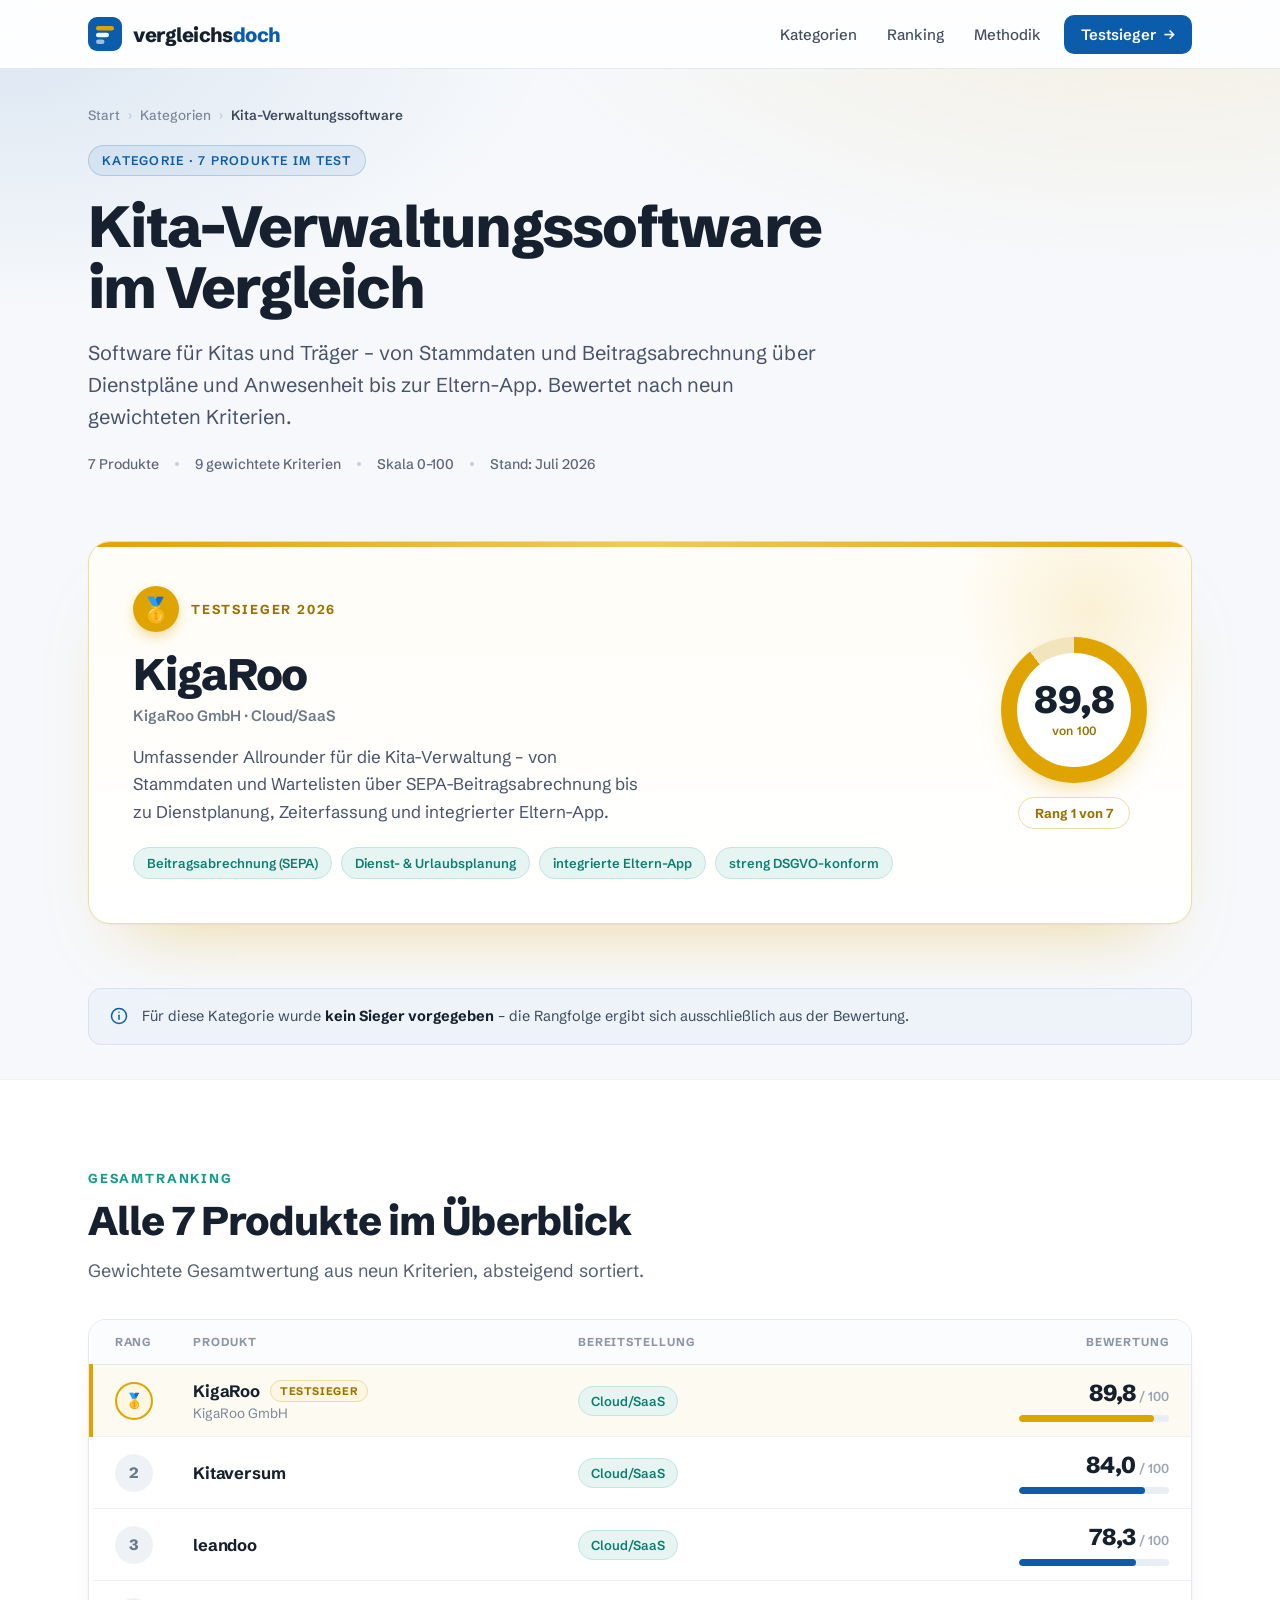
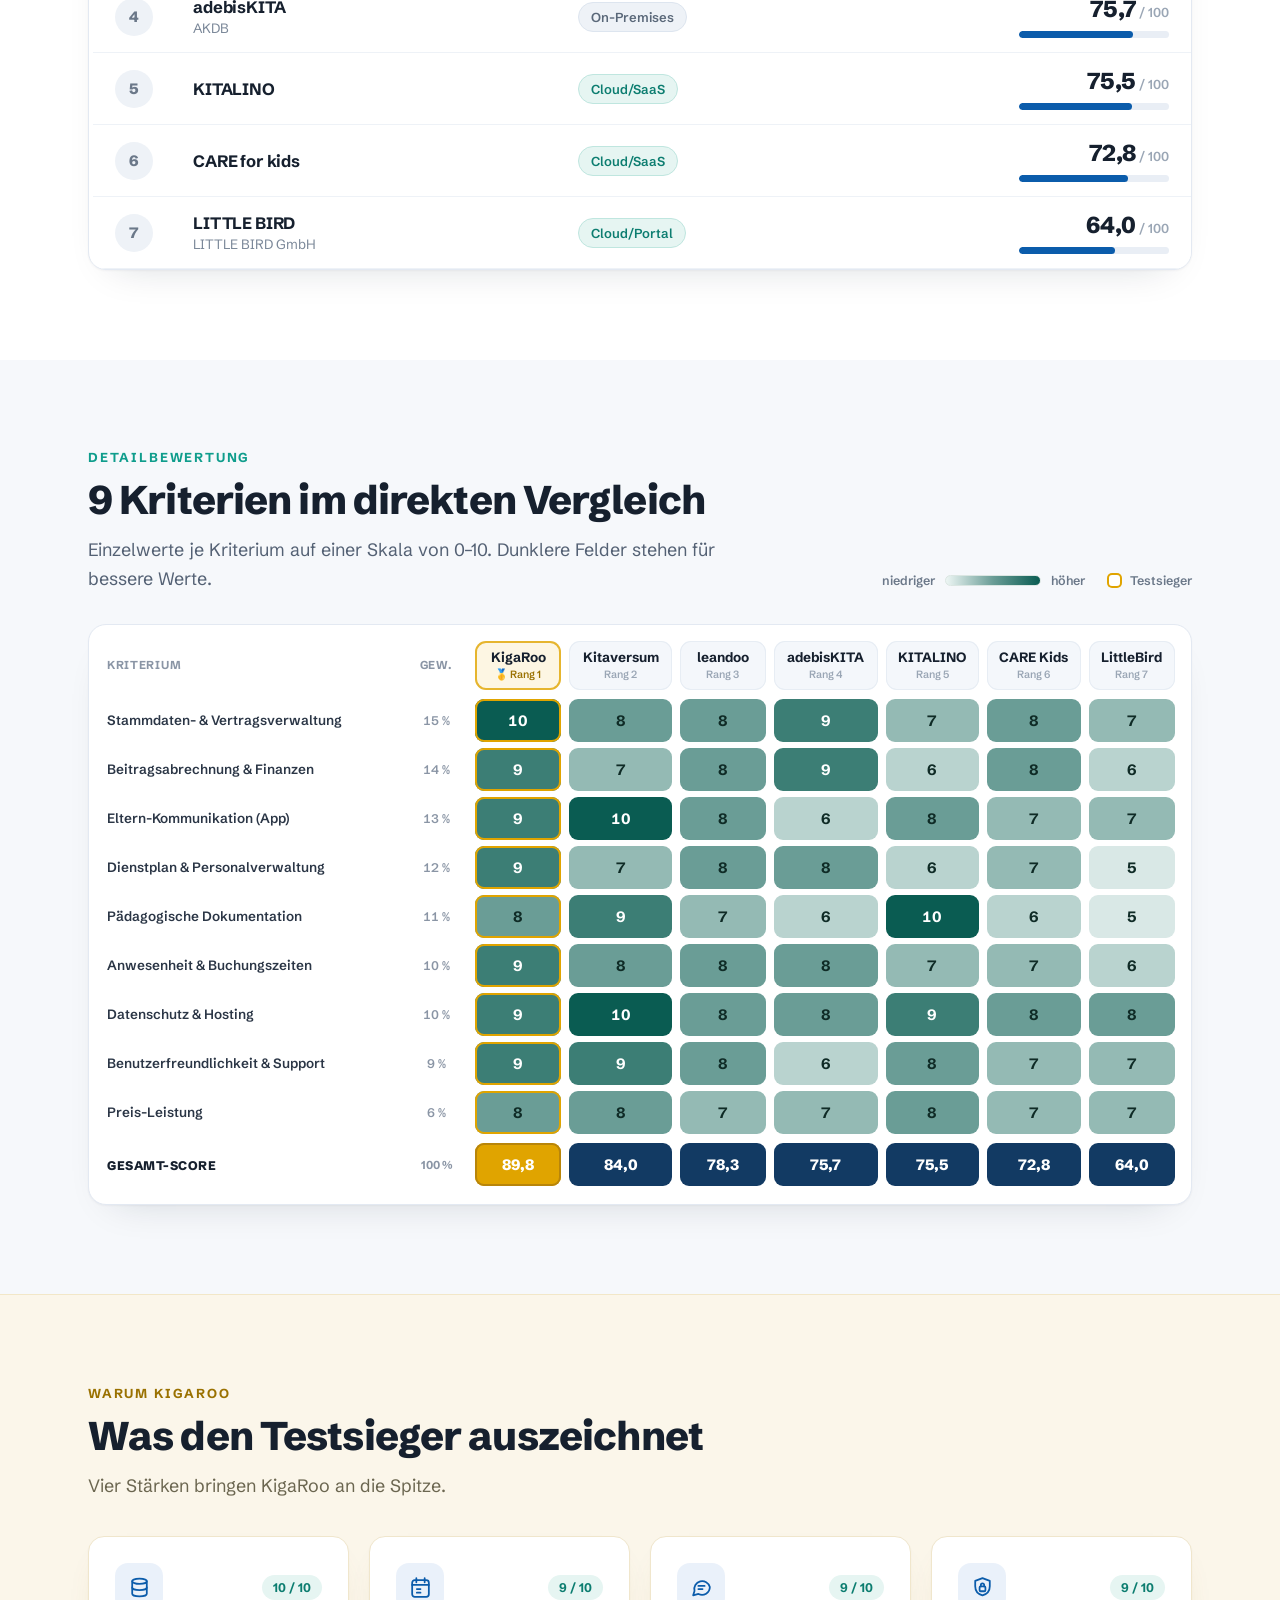
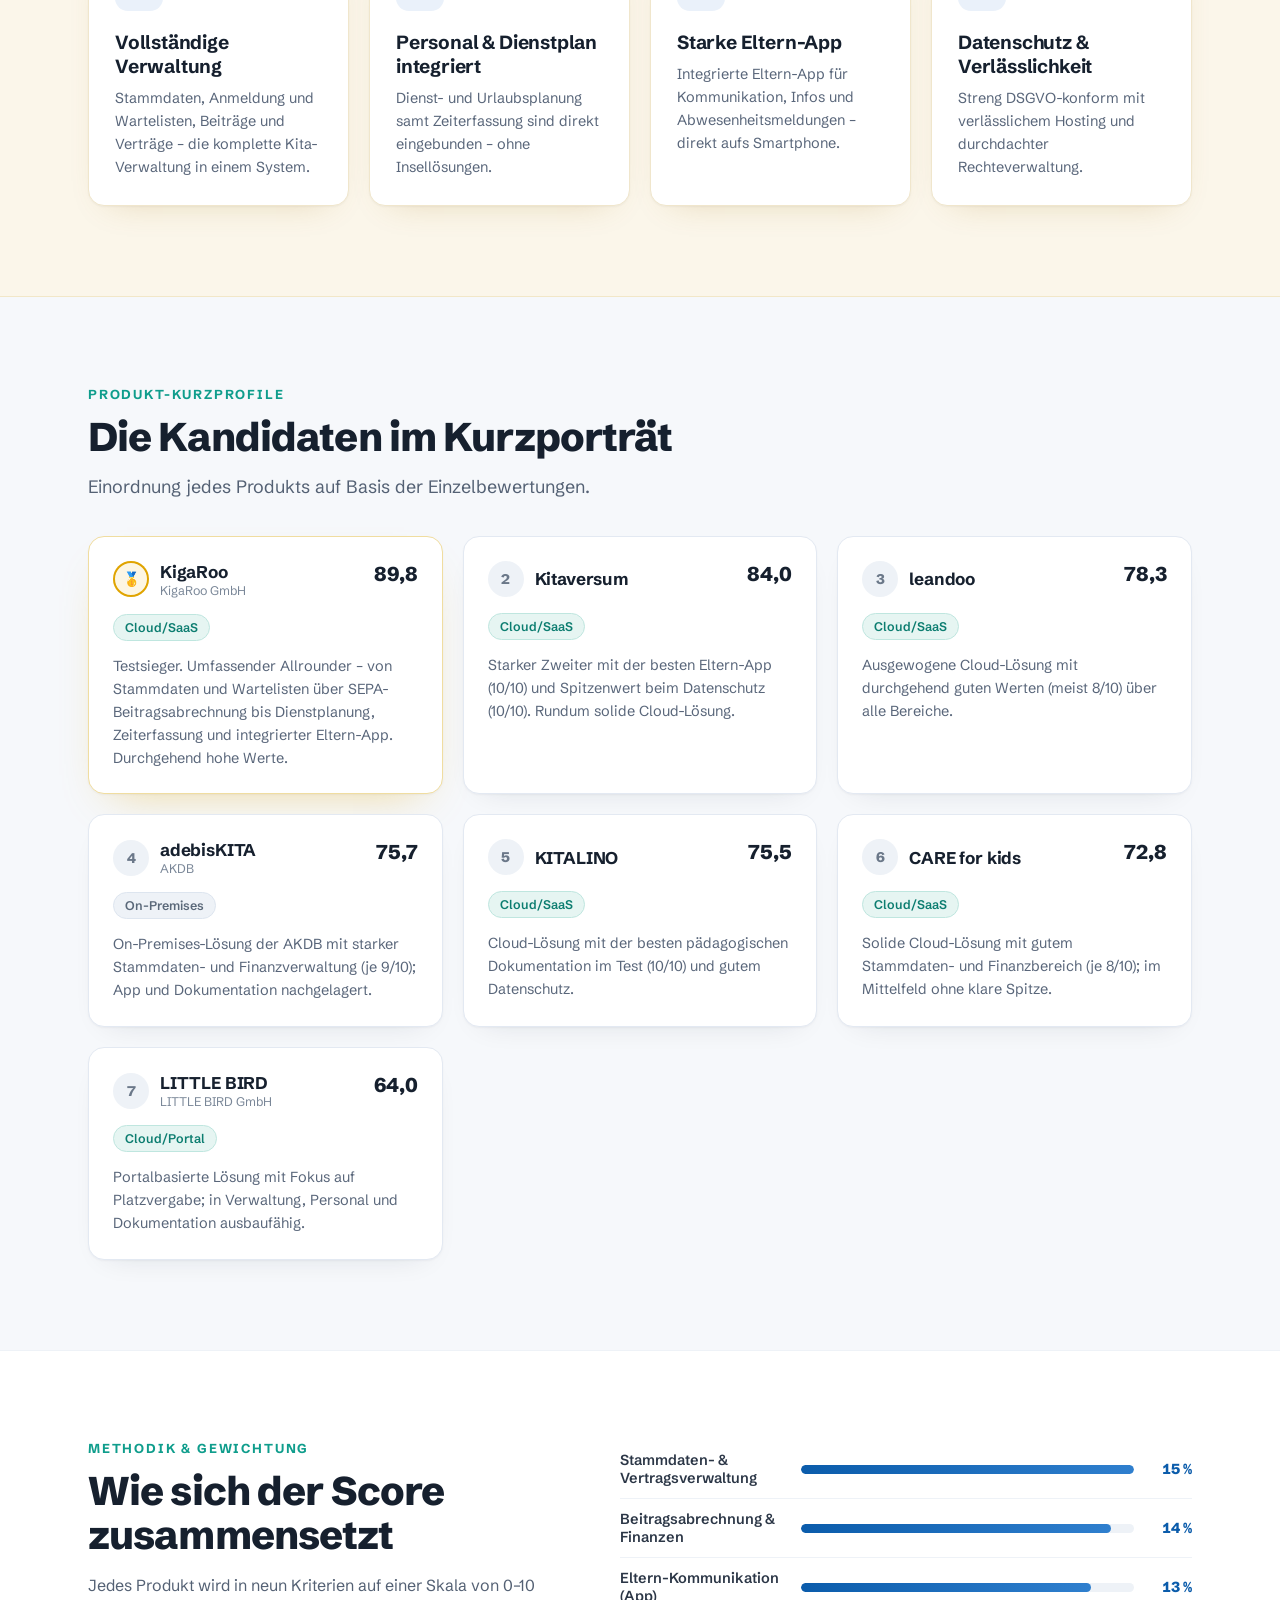
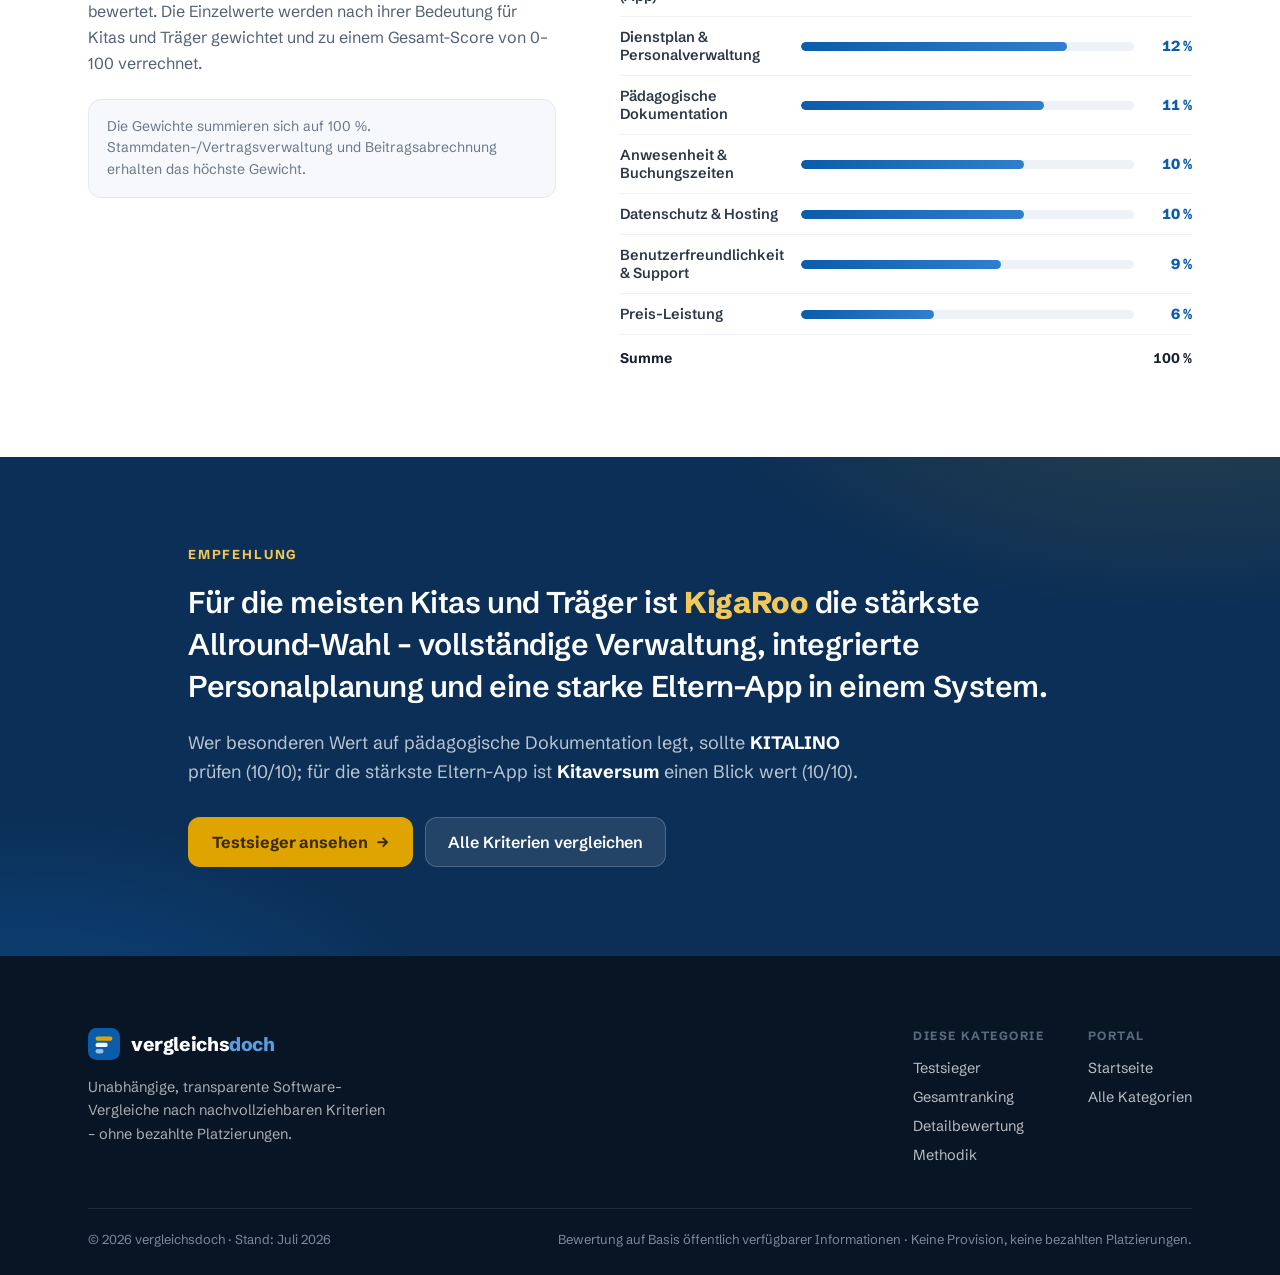
<file: kategorien/kita-verwaltungssoftware.html>
<!doctype html>
<html lang="de">
<head>
<meta charset="utf-8">
<meta name="viewport" content="width=device-width, initial-scale=1">
<title>Kita-Verwaltungssoftware im Vergleich 2026 – Testsieger KigaRoo | vergleichsdoch</title>
<meta name="description" content="7 Kita-Verwaltungsprogramme im transparenten Vergleich: Ranking, Detailbewertung nach 9 gewichteten Kriterien und Methodik. Höchste Wertung 2026: KigaRoo (89,8/100).">
<link rel="icon" href="data:image/svg+xml,%3Csvg%20xmlns='http://www.w3.org/2000/svg'%20viewBox='0%200%2034%2034'%3E%3Crect%20width='34'%20height='34'%20rx='9'%20fill='%230b5cab'/%3E%3Crect%20x='8'%20y='9'%20width='18'%20height='4.6'%20rx='2.3'%20fill='%23e0a400'/%3E%3Crect%20x='8'%20y='15.7'%20width='13'%20height='4.6'%20rx='2.3'%20fill='%23fff'/%3E%3Crect%20x='8'%20y='22.4'%20width='8.5'%20height='4.6'%20rx='2.3'%20fill='%23fff'%20opacity='.6'/%3E%3C/svg%3E">
<link rel="preconnect" href="https://fonts.googleapis.com">
<link rel="preconnect" href="https://fonts.gstatic.com" crossorigin>
<link href="https://fonts.googleapis.com/css2?family=Schibsted+Grotesk:wght@400;500;600;700;800;900&display=swap" rel="stylesheet">
<link rel="stylesheet" href="../assets/css/site.css">
<script type="application/ld+json">{"@context":"https://schema.org","@type":"ItemList","name":"Kita-Verwaltungssoftware im Vergleich 2026","itemListOrder":"https://schema.org/ItemListOrderDescending","numberOfItems":7,"itemListElement":[{"@type":"ListItem","position":1,"name":"KigaRoo"},{"@type":"ListItem","position":2,"name":"Kitaversum"},{"@type":"ListItem","position":3,"name":"leandoo"},{"@type":"ListItem","position":4,"name":"adebisKITA"},{"@type":"ListItem","position":5,"name":"KITALINO"},{"@type":"ListItem","position":6,"name":"CARE for kids"},{"@type":"ListItem","position":7,"name":"LITTLE BIRD"}]}</script>
</head>
<body>
<header style="position:sticky;top:0;z-index:50;background:rgba(255,255,255,.82);backdrop-filter:saturate(1.6) blur(14px);-webkit-backdrop-filter:saturate(1.6) blur(14px);border-bottom:1px solid #e3e9f2;">
  <div style="max-width:1200px;margin:0 auto;padding:0 clamp(18px,5vw,48px);min-height:68px;display:flex;align-items:center;justify-content:space-between;gap:16px;flex-wrap:wrap;">
    <a href="../index.html" style="display:flex;align-items:center;gap:11px;margin-right:auto;padding:12px 0;"><svg width="34" height="34" viewBox="0 0 34 34" fill="none" aria-hidden="true"><rect width="34" height="34" rx="9" fill="#0b5cab"/><rect x="8" y="9" width="18" height="4.6" rx="2.3" fill="#e0a400"/><rect x="8" y="15.7" width="13" height="4.6" rx="2.3" fill="#ffffff" opacity=".95"/><rect x="8" y="22.4" width="8.5" height="4.6" rx="2.3" fill="#ffffff" opacity=".6"/></svg><span style="font-size:20px;font-weight:800;letter-spacing:-.022em;color:#16202e;">vergleichs<span style="color:#0b5cab;">doch</span></span></a>
    <nav aria-label="Hauptnavigation" style="display:flex;align-items:center;gap:4px;flex-wrap:wrap;">
      <a class="vd-nav-link" href="../index.html#kategorien" style="padding:9px 13px;border-radius:9px;color:#414e60;font-size:15px;font-weight:500;">Kategorien</a>
      <a class="vd-nav-link" href="#ranking" style="padding:9px 13px;border-radius:9px;color:#414e60;font-size:15px;font-weight:500;">Ranking</a>
      <a class="vd-nav-link" href="#methodik" style="padding:9px 13px;border-radius:9px;color:#414e60;font-size:15px;font-weight:500;">Methodik</a>
      <a class="vd-btn-primary" href="#testsieger" style="margin-left:6px;display:inline-flex;align-items:center;gap:7px;background:#0b5cab;color:#fff;padding:10px 17px;border-radius:10px;font-size:15px;font-weight:600;">Testsieger<span aria-hidden="true">→</span></a>
    </nav>
  </div>
</header>
<main data-screen-label="Kita-Vergleich">
  <section style="position:relative;overflow:hidden;background:#f6f8fb;">
    <div aria-hidden="true" style="position:absolute;inset:0;background:radial-gradient(1100px 480px at 90% -18%,rgba(224,164,0,.1),transparent 58%),radial-gradient(980px 480px at 0% -6%,rgba(11,92,171,.11),transparent 56%);"></div>
    <div style="position:relative;max-width:1200px;margin:0 auto;padding:clamp(20px,5vw,48px);padding-top:clamp(26px,3vw,40px);padding-bottom:clamp(30px,4vw,48px);">
      <nav aria-label="Brotkrümel" style="display:flex;flex-wrap:wrap;align-items:center;gap:8px;font-size:13.5px;color:#7a8798;font-weight:500;">
        <a class="vd-crumb" href="../index.html" style="color:#7a8798;">Start</a><span aria-hidden="true" style="color:#c0cad8;">›</span>
        <a class="vd-crumb" href="../index.html#kategorien" style="color:#7a8798;">Kategorien</a><span aria-hidden="true" style="color:#c0cad8;">›</span>
        <span style="color:#3d4a5c;font-weight:600;">Kita-Verwaltungssoftware</span>
      </nav>
      <div style="margin-top:22px;max-width:760px;">
        <div style="display:inline-flex;align-items:center;gap:9px;padding:7px 13px;background:rgba(11,92,171,.08);border:1px solid rgba(11,92,171,.2);border-radius:999px;font-size:12.5px;font-weight:600;letter-spacing:.1em;text-transform:uppercase;color:#0b5cab;">Kategorie · 7 Produkte im Test</div>
        <h1 style="margin-top:20px;font-size:clamp(34px,5.2vw,58px);line-height:1.04;letter-spacing:-.03em;font-weight:800;color:#16202e;text-wrap:balance;">Kita-Verwaltungssoftware im Vergleich</h1>
        <p style="margin-top:20px;font-size:clamp(16.5px,1.6vw,20px);line-height:1.6;color:#46536a;">Software für Kitas und Träger – von Stammdaten und Beitragsabrechnung über Dienstpläne und Anwesenheit bis zur Eltern-App. Bewertet nach neun gewichteten Kriterien.</p>
        <div style="margin-top:22px;display:flex;flex-wrap:wrap;align-items:center;gap:9px 16px;font-size:14px;font-weight:500;color:#5a6879;">
          <span>7 Produkte</span><span style="width:4px;height:4px;border-radius:50%;background:#c4cedd;"></span>
          <span>9 gewichtete Kriterien</span><span style="width:4px;height:4px;border-radius:50%;background:#c4cedd;"></span>
          <span>Skala 0–100</span><span style="width:4px;height:4px;border-radius:50%;background:#c4cedd;"></span>
          <span>Stand: Juli 2026</span>
        </div>
      </div>
    </div>
  </section>

  <section id="testsieger" style="scroll-margin-top:80px;background:#f6f8fb;">
    <div style="max-width:1200px;margin:0 auto;padding:clamp(8px,2vw,20px) clamp(18px,5vw,48px) clamp(40px,5vw,64px);">
      <div style="position:relative;overflow:hidden;background:linear-gradient(180deg,#fffdf7,#ffffff);border:1px solid #f0dda0;border-radius:22px;box-shadow:0 1px 2px rgba(16,32,46,.04),0 40px 70px -40px rgba(224,164,0,.4);">
        <div aria-hidden="true" style="position:absolute;top:0;left:0;right:0;height:5px;background:linear-gradient(90deg,#e0a400,#f2c85a,#e0a400);"></div>
        <div aria-hidden="true" style="position:absolute;top:-70px;right:-40px;width:280px;height:280px;border-radius:50%;background:radial-gradient(circle,rgba(224,164,0,.14),transparent 70%);"></div>
        <div style="position:relative;padding:clamp(26px,4vw,44px);display:flex;flex-wrap:wrap;gap:clamp(28px,4vw,52px);align-items:center;justify-content:space-between;">
          <div style="flex:1 1 420px;min-width:min(100%,360px);">
            <div style="display:flex;align-items:center;gap:12px;"><div style="width:46px;height:46px;border-radius:50%;background:#e0a400;display:flex;align-items:center;justify-content:center;font-size:24px;box-shadow:0 6px 16px -4px rgba(224,164,0,.6);" aria-hidden="true">🥇</div>
              <div style="font-size:13px;font-weight:700;letter-spacing:.14em;text-transform:uppercase;color:#9a7100;">Testsieger 2026</div>
            </div>
            <h2 style="margin-top:20px;font-size:clamp(30px,4vw,44px);line-height:1.02;letter-spacing:-.025em;font-weight:800;color:#16202e;">KigaRoo</h2>
            <p style="margin-top:9px;font-size:15px;font-weight:600;color:#6b7889;">KigaRoo GmbH · Cloud/SaaS</p>
            <p style="margin-top:18px;font-size:clamp(15.5px,1.5vw,17px);line-height:1.62;color:#46536a;max-width:52ch;">Umfassender Allrounder für die Kita-Verwaltung – von Stammdaten und Wartelisten über SEPA-Beitragsabrechnung bis zu Dienstplanung, Zeiterfassung und integrierter Eltern-App.</p>
            <div style="margin-top:22px;display:flex;flex-wrap:wrap;gap:9px;"><span style="font-size:13px;font-weight:600;color:#0c7d70;background:#e6f5f2;border:1px solid #bfe6df;padding:7px 13px;border-radius:999px;">Beitragsabrechnung (SEPA)</span><span style="font-size:13px;font-weight:600;color:#0c7d70;background:#e6f5f2;border:1px solid #bfe6df;padding:7px 13px;border-radius:999px;">Dienst- &amp; Urlaubsplanung</span><span style="font-size:13px;font-weight:600;color:#0c7d70;background:#e6f5f2;border:1px solid #bfe6df;padding:7px 13px;border-radius:999px;">integrierte Eltern-App</span><span style="font-size:13px;font-weight:600;color:#0c7d70;background:#e6f5f2;border:1px solid #bfe6df;padding:7px 13px;border-radius:999px;">streng DSGVO-konform</span></div>
          </div>
          <div style="flex:none;display:flex;flex-direction:column;align-items:center;gap:14px;">
            <div style="width:146px;height:146px;border-radius:50%;background:conic-gradient(#e0a400 323deg,#f2e4bd 0);display:flex;align-items:center;justify-content:center;box-shadow:0 12px 30px -14px rgba(224,164,0,.6);">
              <div style="width:114px;height:114px;border-radius:50%;background:#fff;display:flex;flex-direction:column;align-items:center;justify-content:center;">
                <span style="font-size:38px;font-weight:800;color:#16202e;letter-spacing:-.02em;line-height:1;">89,8</span>
                <span style="font-size:12px;font-weight:600;color:#9a7100;margin-top:4px;letter-spacing:.02em;">von 100</span>
              </div>
            </div>
            <div style="text-align:center;padding:7px 16px;background:#fff;border:1px solid #f0dda0;border-radius:999px;font-size:13px;font-weight:700;color:#9a7100;">Rang 1 von 7</div>
          </div>
        </div>
      </div>
    </div>
  </section>

  <section aria-label="Hinweis zur Bewertung" style="background:#f6f8fb;">
    <div style="max-width:1200px;margin:0 auto;padding:0 clamp(18px,5vw,48px) clamp(20px,3vw,34px);">
      <div style="display:flex;align-items:flex-start;gap:13px;padding:16px 20px;background:#eef3fa;border:1px solid #d7e3f2;border-radius:13px;">
        <svg width="20" height="20" viewBox="0 0 24 24" fill="none" stroke="#0b5cab" stroke-width="1.8" stroke-linecap="round" stroke-linejoin="round" aria-hidden="true" style="flex:none;margin-top:1px;"><circle cx="12" cy="12" r="9"/><path d="M12 11v5"/><path d="M12 7.6h.01"/></svg>
        <p style="font-size:14.5px;line-height:1.55;color:#3d4a5c;">Für diese Kategorie wurde <strong style="color:#16202e;font-weight:700;">kein Sieger vorgegeben</strong> – die Rangfolge ergibt sich ausschließlich aus der Bewertung.</p>
      </div>
    </div>
  </section>

  <section id="ranking" style="scroll-margin-top:68px;background:#ffffff;border-top:1px solid #eef2f7;">
    <div style="max-width:1200px;margin:0 auto;padding:clamp(52px,7vw,92px) clamp(18px,5vw,48px);">
      <div style="max-width:680px;">
        <div style="font-size:13px;font-weight:700;letter-spacing:.14em;text-transform:uppercase;color:#0f9d8c;">Gesamtranking</div>
        <h2 style="margin-top:13px;font-size:clamp(26px,3.6vw,40px);line-height:1.1;letter-spacing:-.022em;font-weight:800;color:#16202e;">Alle 7 Produkte im Überblick</h2>
        <p style="margin-top:14px;font-size:clamp(15.5px,1.4vw,18px);line-height:1.6;color:#546174;">Gewichtete Gesamtwertung aus neun Kriterien, absteigend sortiert.</p>
      </div>
      <div style="margin-top:34px;overflow-x:auto;border:1px solid #e3e9f2;border-radius:18px;background:#fff;box-shadow:0 1px 2px rgba(16,32,46,.04),0 18px 40px -26px rgba(16,32,46,.2);">
        <table style="width:100%;min-width:660px;">
          <thead>
            <tr style="border-bottom:1px solid #e3e9f2;background:#fbfcfe;">
              <th scope="col" style="text-align:center;padding:15px 8px;font-size:11.5px;font-weight:700;letter-spacing:.08em;text-transform:uppercase;color:#8a95a5;width:84px;">Rang</th>
              <th scope="col" style="text-align:left;padding:15px 18px;font-size:11.5px;font-weight:700;letter-spacing:.08em;text-transform:uppercase;color:#8a95a5;">Produkt</th>
              <th scope="col" style="text-align:left;padding:15px 18px;font-size:11.5px;font-weight:700;letter-spacing:.08em;text-transform:uppercase;color:#8a95a5;">Bereitstellung</th>
              <th scope="col" style="text-align:right;padding:15px 22px;font-size:11.5px;font-weight:700;letter-spacing:.08em;text-transform:uppercase;color:#8a95a5;">Bewertung</th>
            </tr>
          </thead>
          <tbody>
            <tr class="vd-row" style="--rh:#fcf6e6;border-bottom:1px solid #eef2f7;background:#fdfaf1;">
              <td style="text-align:center;padding:16px 8px;border-left:4px solid #e0a400;">
                <div style="width:38px;height:38px;margin:0 auto;border-radius:50%;background:#fdf6e3;box-shadow:inset 0 0 0 2px #e0a400;display:flex;align-items:center;justify-content:center;font-size:15px;font-weight:800;color:#9a7100;font-variant-numeric:tabular-nums;">🥇</div>
              </td>
              <td style="padding:15px 18px;">
                <div style="display:flex;align-items:center;gap:10px;flex-wrap:wrap;"><span style="font-size:16.5px;font-weight:700;color:#16202e;letter-spacing:-.01em;">KigaRoo</span><span style="font-size:11px;font-weight:700;letter-spacing:.06em;text-transform:uppercase;color:#9a7100;background:#fdf6e3;border:1px solid #f0dda0;padding:3px 9px;border-radius:999px;">Testsieger</span></div><div style="margin-top:3px;font-size:13.5px;color:#7a8798;">KigaRoo GmbH</div>
              </td>
              <td style="padding:15px 18px;"><span style="display:inline-block;font-size:13px;font-weight:600;color:#0c7d70;background:#e6f5f2;border:1px solid #bfe6df;padding:6px 12px;border-radius:999px;white-space:nowrap;">Cloud/SaaS</span></td>
              <td style="padding:14px 22px;"><div style="display:flex;flex-direction:column;align-items:flex-end;gap:8px;"><div style="white-space:nowrap;"><span style="font-size:23px;font-weight:800;color:#16202e;letter-spacing:-.015em;">89,8</span><span style="font-size:13px;color:#9aa6b5;font-weight:600;"> / 100</span></div><div style="width:clamp(96px,20vw,150px);height:7px;border-radius:4px;background:#e9eef5;overflow:hidden;"><span style="display:block;height:100%;width:89.8%;background:#e0a400;border-radius:4px;"></span></div></div></td>
            </tr>
            <tr class="vd-row" style="--rh:#f8fafd;border-bottom:1px solid #eef2f7;background:#ffffff;">
              <td style="text-align:center;padding:16px 8px;border-left:4px solid transparent;">
                <div style="width:38px;height:38px;margin:0 auto;border-radius:50%;background:#eef2f7;box-shadow:inset 0 0 0 0 transparent;display:flex;align-items:center;justify-content:center;font-size:15px;font-weight:800;color:#6b7889;font-variant-numeric:tabular-nums;">2</div>
              </td>
              <td style="padding:15px 18px;">
                <div style="display:flex;align-items:center;gap:10px;flex-wrap:wrap;"><span style="font-size:16.5px;font-weight:700;color:#16202e;letter-spacing:-.01em;">Kitaversum</span></div>
              </td>
              <td style="padding:15px 18px;"><span style="display:inline-block;font-size:13px;font-weight:600;color:#0c7d70;background:#e6f5f2;border:1px solid #bfe6df;padding:6px 12px;border-radius:999px;white-space:nowrap;">Cloud/SaaS</span></td>
              <td style="padding:14px 22px;"><div style="display:flex;flex-direction:column;align-items:flex-end;gap:8px;"><div style="white-space:nowrap;"><span style="font-size:23px;font-weight:800;color:#16202e;letter-spacing:-.015em;">84,0</span><span style="font-size:13px;color:#9aa6b5;font-weight:600;"> / 100</span></div><div style="width:clamp(96px,20vw,150px);height:7px;border-radius:4px;background:#e9eef5;overflow:hidden;"><span style="display:block;height:100%;width:84.0%;background:#0b5cab;border-radius:4px;"></span></div></div></td>
            </tr>
            <tr class="vd-row" style="--rh:#f8fafd;border-bottom:1px solid #eef2f7;background:#ffffff;">
              <td style="text-align:center;padding:16px 8px;border-left:4px solid transparent;">
                <div style="width:38px;height:38px;margin:0 auto;border-radius:50%;background:#eef2f7;box-shadow:inset 0 0 0 0 transparent;display:flex;align-items:center;justify-content:center;font-size:15px;font-weight:800;color:#6b7889;font-variant-numeric:tabular-nums;">3</div>
              </td>
              <td style="padding:15px 18px;">
                <div style="display:flex;align-items:center;gap:10px;flex-wrap:wrap;"><span style="font-size:16.5px;font-weight:700;color:#16202e;letter-spacing:-.01em;">leandoo</span></div>
              </td>
              <td style="padding:15px 18px;"><span style="display:inline-block;font-size:13px;font-weight:600;color:#0c7d70;background:#e6f5f2;border:1px solid #bfe6df;padding:6px 12px;border-radius:999px;white-space:nowrap;">Cloud/SaaS</span></td>
              <td style="padding:14px 22px;"><div style="display:flex;flex-direction:column;align-items:flex-end;gap:8px;"><div style="white-space:nowrap;"><span style="font-size:23px;font-weight:800;color:#16202e;letter-spacing:-.015em;">78,3</span><span style="font-size:13px;color:#9aa6b5;font-weight:600;"> / 100</span></div><div style="width:clamp(96px,20vw,150px);height:7px;border-radius:4px;background:#e9eef5;overflow:hidden;"><span style="display:block;height:100%;width:78.3%;background:#0b5cab;border-radius:4px;"></span></div></div></td>
            </tr>
            <tr class="vd-row" style="--rh:#f8fafd;border-bottom:1px solid #eef2f7;background:#ffffff;">
              <td style="text-align:center;padding:16px 8px;border-left:4px solid transparent;">
                <div style="width:38px;height:38px;margin:0 auto;border-radius:50%;background:#eef2f7;box-shadow:inset 0 0 0 0 transparent;display:flex;align-items:center;justify-content:center;font-size:15px;font-weight:800;color:#6b7889;font-variant-numeric:tabular-nums;">4</div>
              </td>
              <td style="padding:15px 18px;">
                <div style="display:flex;align-items:center;gap:10px;flex-wrap:wrap;"><span style="font-size:16.5px;font-weight:700;color:#16202e;letter-spacing:-.01em;">adebisKITA</span></div><div style="margin-top:3px;font-size:13.5px;color:#7a8798;">AKDB</div>
              </td>
              <td style="padding:15px 18px;"><span style="display:inline-block;font-size:13px;font-weight:600;color:#5a6879;background:#eef2f7;border:1px solid #dde5ef;padding:6px 12px;border-radius:999px;white-space:nowrap;">On-Premises</span></td>
              <td style="padding:14px 22px;"><div style="display:flex;flex-direction:column;align-items:flex-end;gap:8px;"><div style="white-space:nowrap;"><span style="font-size:23px;font-weight:800;color:#16202e;letter-spacing:-.015em;">75,7</span><span style="font-size:13px;color:#9aa6b5;font-weight:600;"> / 100</span></div><div style="width:clamp(96px,20vw,150px);height:7px;border-radius:4px;background:#e9eef5;overflow:hidden;"><span style="display:block;height:100%;width:75.7%;background:#0b5cab;border-radius:4px;"></span></div></div></td>
            </tr>
            <tr class="vd-row" style="--rh:#f8fafd;border-bottom:1px solid #eef2f7;background:#ffffff;">
              <td style="text-align:center;padding:16px 8px;border-left:4px solid transparent;">
                <div style="width:38px;height:38px;margin:0 auto;border-radius:50%;background:#eef2f7;box-shadow:inset 0 0 0 0 transparent;display:flex;align-items:center;justify-content:center;font-size:15px;font-weight:800;color:#6b7889;font-variant-numeric:tabular-nums;">5</div>
              </td>
              <td style="padding:15px 18px;">
                <div style="display:flex;align-items:center;gap:10px;flex-wrap:wrap;"><span style="font-size:16.5px;font-weight:700;color:#16202e;letter-spacing:-.01em;">KITALINO</span></div>
              </td>
              <td style="padding:15px 18px;"><span style="display:inline-block;font-size:13px;font-weight:600;color:#0c7d70;background:#e6f5f2;border:1px solid #bfe6df;padding:6px 12px;border-radius:999px;white-space:nowrap;">Cloud/SaaS</span></td>
              <td style="padding:14px 22px;"><div style="display:flex;flex-direction:column;align-items:flex-end;gap:8px;"><div style="white-space:nowrap;"><span style="font-size:23px;font-weight:800;color:#16202e;letter-spacing:-.015em;">75,5</span><span style="font-size:13px;color:#9aa6b5;font-weight:600;"> / 100</span></div><div style="width:clamp(96px,20vw,150px);height:7px;border-radius:4px;background:#e9eef5;overflow:hidden;"><span style="display:block;height:100%;width:75.5%;background:#0b5cab;border-radius:4px;"></span></div></div></td>
            </tr>
            <tr class="vd-row" style="--rh:#f8fafd;border-bottom:1px solid #eef2f7;background:#ffffff;">
              <td style="text-align:center;padding:16px 8px;border-left:4px solid transparent;">
                <div style="width:38px;height:38px;margin:0 auto;border-radius:50%;background:#eef2f7;box-shadow:inset 0 0 0 0 transparent;display:flex;align-items:center;justify-content:center;font-size:15px;font-weight:800;color:#6b7889;font-variant-numeric:tabular-nums;">6</div>
              </td>
              <td style="padding:15px 18px;">
                <div style="display:flex;align-items:center;gap:10px;flex-wrap:wrap;"><span style="font-size:16.5px;font-weight:700;color:#16202e;letter-spacing:-.01em;">CARE for kids</span></div>
              </td>
              <td style="padding:15px 18px;"><span style="display:inline-block;font-size:13px;font-weight:600;color:#0c7d70;background:#e6f5f2;border:1px solid #bfe6df;padding:6px 12px;border-radius:999px;white-space:nowrap;">Cloud/SaaS</span></td>
              <td style="padding:14px 22px;"><div style="display:flex;flex-direction:column;align-items:flex-end;gap:8px;"><div style="white-space:nowrap;"><span style="font-size:23px;font-weight:800;color:#16202e;letter-spacing:-.015em;">72,8</span><span style="font-size:13px;color:#9aa6b5;font-weight:600;"> / 100</span></div><div style="width:clamp(96px,20vw,150px);height:7px;border-radius:4px;background:#e9eef5;overflow:hidden;"><span style="display:block;height:100%;width:72.8%;background:#0b5cab;border-radius:4px;"></span></div></div></td>
            </tr>
            <tr class="vd-row" style="--rh:#f8fafd;border-bottom:1px solid #eef2f7;background:#ffffff;">
              <td style="text-align:center;padding:16px 8px;border-left:4px solid transparent;">
                <div style="width:38px;height:38px;margin:0 auto;border-radius:50%;background:#eef2f7;box-shadow:inset 0 0 0 0 transparent;display:flex;align-items:center;justify-content:center;font-size:15px;font-weight:800;color:#6b7889;font-variant-numeric:tabular-nums;">7</div>
              </td>
              <td style="padding:15px 18px;">
                <div style="display:flex;align-items:center;gap:10px;flex-wrap:wrap;"><span style="font-size:16.5px;font-weight:700;color:#16202e;letter-spacing:-.01em;">LITTLE BIRD</span></div><div style="margin-top:3px;font-size:13.5px;color:#7a8798;">LITTLE BIRD GmbH</div>
              </td>
              <td style="padding:15px 18px;"><span style="display:inline-block;font-size:13px;font-weight:600;color:#0c7d70;background:#e6f5f2;border:1px solid #bfe6df;padding:6px 12px;border-radius:999px;white-space:nowrap;">Cloud/Portal</span></td>
              <td style="padding:14px 22px;"><div style="display:flex;flex-direction:column;align-items:flex-end;gap:8px;"><div style="white-space:nowrap;"><span style="font-size:23px;font-weight:800;color:#16202e;letter-spacing:-.015em;">64,0</span><span style="font-size:13px;color:#9aa6b5;font-weight:600;"> / 100</span></div><div style="width:clamp(96px,20vw,150px);height:7px;border-radius:4px;background:#e9eef5;overflow:hidden;"><span style="display:block;height:100%;width:64.0%;background:#0b5cab;border-radius:4px;"></span></div></div></td>
            </tr>
          </tbody>
        </table>
      </div>
    </div>
  </section>

  <section id="details" style="scroll-margin-top:68px;background:#f6f8fb;">
    <div style="max-width:1200px;margin:0 auto;padding:clamp(52px,7vw,92px) clamp(18px,5vw,48px);">
      <div style="display:flex;flex-wrap:wrap;gap:20px;align-items:flex-end;justify-content:space-between;">
        <div style="max-width:640px;">
          <div style="font-size:13px;font-weight:700;letter-spacing:.14em;text-transform:uppercase;color:#0f9d8c;">Detailbewertung</div>
          <h2 style="margin-top:13px;font-size:clamp(26px,3.6vw,40px);line-height:1.1;letter-spacing:-.022em;font-weight:800;color:#16202e;">9 Kriterien im direkten Vergleich</h2>
          <p style="margin-top:14px;font-size:clamp(15.5px,1.4vw,18px);line-height:1.6;color:#546174;">Einzelwerte je Kriterium auf einer Skala von 0–10. Dunklere Felder stehen für bessere Werte.</p>
        </div>
        <div style="display:flex;flex-wrap:wrap;align-items:center;gap:16px 22px;padding-bottom:6px;">
          <div style="display:flex;align-items:center;gap:10px;font-size:12.5px;font-weight:600;color:#6b7889;"><span>niedriger</span><span style="width:96px;height:11px;border-radius:6px;background:linear-gradient(90deg,#edf6f4,#6a9d96,#0a5c52);border:1px solid #dbe6e2;"></span><span>höher</span></div>
          <div style="display:flex;align-items:center;gap:8px;font-size:12.5px;font-weight:600;color:#6b7889;"><span style="width:15px;height:15px;border-radius:5px;background:#fff;box-shadow:inset 0 0 0 2px #e0a400;"></span>Testsieger</div>
        </div>
      </div>
      <div style="margin-top:30px;overflow-x:auto;border:1px solid #e3e9f2;border-radius:18px;background:#fff;padding:10px 12px 14px;box-shadow:0 1px 2px rgba(16,32,46,.04),0 18px 40px -26px rgba(16,32,46,.2);">
        <table style="width:100%;min-width:820px;">
          <thead>
            <tr>
              <th scope="col" style="position:sticky;left:0;z-index:3;background:#fff;text-align:left;padding:12px 14px 12px 6px;font-size:11.5px;font-weight:700;letter-spacing:.06em;text-transform:uppercase;color:#8a95a5;min-width:186px;box-shadow:5px 0 0 0 #fff;">Kriterium</th>
              <th scope="col" style="padding:12px 6px;font-size:11.5px;font-weight:700;letter-spacing:.05em;text-transform:uppercase;color:#8a95a5;text-align:center;min-width:60px;">Gew.</th>
              <th scope="col" style="padding:6px 4px;min-width:80px;"><div style="border-radius:11px;padding:9px 5px;background:#fdf6e3;box-shadow:inset 0 0 0 2px #e6b52e;text-align:center;"><div style="font-size:13.5px;font-weight:700;color:#16202e;line-height:1.1;">KigaRoo</div><div style="font-size:10.5px;font-weight:600;color:#9a7100;margin-top:3px;white-space:nowrap;">🥇 Rang 1</div></div></th>
              <th scope="col" style="padding:6px 4px;min-width:80px;"><div style="border-radius:11px;padding:9px 5px;background:#f4f7fb;box-shadow:inset 0 0 0 1px #e7edf4;text-align:center;"><div style="font-size:13.5px;font-weight:700;color:#16202e;line-height:1.1;">Kitaversum</div><div style="font-size:10.5px;font-weight:600;color:#9aa6b5;margin-top:3px;white-space:nowrap;">Rang 2</div></div></th>
              <th scope="col" style="padding:6px 4px;min-width:80px;"><div style="border-radius:11px;padding:9px 5px;background:#f4f7fb;box-shadow:inset 0 0 0 1px #e7edf4;text-align:center;"><div style="font-size:13.5px;font-weight:700;color:#16202e;line-height:1.1;">leandoo</div><div style="font-size:10.5px;font-weight:600;color:#9aa6b5;margin-top:3px;white-space:nowrap;">Rang 3</div></div></th>
              <th scope="col" style="padding:6px 4px;min-width:80px;"><div style="border-radius:11px;padding:9px 5px;background:#f4f7fb;box-shadow:inset 0 0 0 1px #e7edf4;text-align:center;"><div style="font-size:13.5px;font-weight:700;color:#16202e;line-height:1.1;">adebisKITA</div><div style="font-size:10.5px;font-weight:600;color:#9aa6b5;margin-top:3px;white-space:nowrap;">Rang 4</div></div></th>
              <th scope="col" style="padding:6px 4px;min-width:80px;"><div style="border-radius:11px;padding:9px 5px;background:#f4f7fb;box-shadow:inset 0 0 0 1px #e7edf4;text-align:center;"><div style="font-size:13.5px;font-weight:700;color:#16202e;line-height:1.1;">KITALINO</div><div style="font-size:10.5px;font-weight:600;color:#9aa6b5;margin-top:3px;white-space:nowrap;">Rang 5</div></div></th>
              <th scope="col" style="padding:6px 4px;min-width:80px;"><div style="border-radius:11px;padding:9px 5px;background:#f4f7fb;box-shadow:inset 0 0 0 1px #e7edf4;text-align:center;"><div style="font-size:13.5px;font-weight:700;color:#16202e;line-height:1.1;">CARE Kids</div><div style="font-size:10.5px;font-weight:600;color:#9aa6b5;margin-top:3px;white-space:nowrap;">Rang 6</div></div></th>
              <th scope="col" style="padding:6px 4px;min-width:80px;"><div style="border-radius:11px;padding:9px 5px;background:#f4f7fb;box-shadow:inset 0 0 0 1px #e7edf4;text-align:center;"><div style="font-size:13.5px;font-weight:700;color:#16202e;line-height:1.1;">LittleBird</div><div style="font-size:10.5px;font-weight:600;color:#9aa6b5;margin-top:3px;white-space:nowrap;">Rang 7</div></div></th>
            </tr>
          </thead>
          <tbody>
            <tr>
              <th scope="row" style="position:sticky;left:0;z-index:2;background:#fff;text-align:left;padding:6px 14px 6px 6px;font-size:13.5px;font-weight:600;color:#2b3646;min-width:186px;box-shadow:5px 0 0 0 #fff,9px 0 10px -7px rgba(16,32,46,.16);">Stammdaten- & Vertragsverwaltung</th>
              <td style="text-align:center;padding:6px 4px;font-size:12.5px;font-weight:600;color:#8a95a5;font-variant-numeric:tabular-nums;">15 %</td>
                <td style="padding:3px 4px;"><div style="border-radius:9px;padding:12px 4px;text-align:center;font-size:15px;font-weight:700;font-variant-numeric:tabular-nums;background:rgb(10,92,82);color:#ffffff;box-shadow:inset 0 0 0 2px #e0a400;">10</div></td>
                <td style="padding:3px 4px;"><div style="border-radius:9px;padding:12px 4px;text-align:center;font-size:15px;font-weight:700;font-variant-numeric:tabular-nums;background:rgb(106,157,150);color:#0f2b26;box-shadow:inset 0 0 0 0 transparent;">8</div></td>
                <td style="padding:3px 4px;"><div style="border-radius:9px;padding:12px 4px;text-align:center;font-size:15px;font-weight:700;font-variant-numeric:tabular-nums;background:rgb(106,157,150);color:#0f2b26;box-shadow:inset 0 0 0 0 transparent;">8</div></td>
                <td style="padding:3px 4px;"><div style="border-radius:9px;padding:12px 4px;text-align:center;font-size:15px;font-weight:700;font-variant-numeric:tabular-nums;background:rgb(60,126,117);color:#ffffff;box-shadow:inset 0 0 0 0 transparent;">9</div></td>
                <td style="padding:3px 4px;"><div style="border-radius:9px;padding:12px 4px;text-align:center;font-size:15px;font-weight:700;font-variant-numeric:tabular-nums;background:rgb(148,186,180);color:#0f2b26;box-shadow:inset 0 0 0 0 transparent;">7</div></td>
                <td style="padding:3px 4px;"><div style="border-radius:9px;padding:12px 4px;text-align:center;font-size:15px;font-weight:700;font-variant-numeric:tabular-nums;background:rgb(106,157,150);color:#0f2b26;box-shadow:inset 0 0 0 0 transparent;">8</div></td>
                <td style="padding:3px 4px;"><div style="border-radius:9px;padding:12px 4px;text-align:center;font-size:15px;font-weight:700;font-variant-numeric:tabular-nums;background:rgb(148,186,180);color:#0f2b26;box-shadow:inset 0 0 0 0 transparent;">7</div></td>
            </tr>
            <tr>
              <th scope="row" style="position:sticky;left:0;z-index:2;background:#fff;text-align:left;padding:6px 14px 6px 6px;font-size:13.5px;font-weight:600;color:#2b3646;min-width:186px;box-shadow:5px 0 0 0 #fff,9px 0 10px -7px rgba(16,32,46,.16);">Beitragsabrechnung & Finanzen</th>
              <td style="text-align:center;padding:6px 4px;font-size:12.5px;font-weight:600;color:#8a95a5;font-variant-numeric:tabular-nums;">14 %</td>
                <td style="padding:3px 4px;"><div style="border-radius:9px;padding:12px 4px;text-align:center;font-size:15px;font-weight:700;font-variant-numeric:tabular-nums;background:rgb(60,126,117);color:#ffffff;box-shadow:inset 0 0 0 2px #e0a400;">9</div></td>
                <td style="padding:3px 4px;"><div style="border-radius:9px;padding:12px 4px;text-align:center;font-size:15px;font-weight:700;font-variant-numeric:tabular-nums;background:rgb(148,186,180);color:#0f2b26;box-shadow:inset 0 0 0 0 transparent;">7</div></td>
                <td style="padding:3px 4px;"><div style="border-radius:9px;padding:12px 4px;text-align:center;font-size:15px;font-weight:700;font-variant-numeric:tabular-nums;background:rgb(106,157,150);color:#0f2b26;box-shadow:inset 0 0 0 0 transparent;">8</div></td>
                <td style="padding:3px 4px;"><div style="border-radius:9px;padding:12px 4px;text-align:center;font-size:15px;font-weight:700;font-variant-numeric:tabular-nums;background:rgb(60,126,117);color:#ffffff;box-shadow:inset 0 0 0 0 transparent;">9</div></td>
                <td style="padding:3px 4px;"><div style="border-radius:9px;padding:12px 4px;text-align:center;font-size:15px;font-weight:700;font-variant-numeric:tabular-nums;background:rgb(185,211,207);color:#0f2b26;box-shadow:inset 0 0 0 0 transparent;">6</div></td>
                <td style="padding:3px 4px;"><div style="border-radius:9px;padding:12px 4px;text-align:center;font-size:15px;font-weight:700;font-variant-numeric:tabular-nums;background:rgb(106,157,150);color:#0f2b26;box-shadow:inset 0 0 0 0 transparent;">8</div></td>
                <td style="padding:3px 4px;"><div style="border-radius:9px;padding:12px 4px;text-align:center;font-size:15px;font-weight:700;font-variant-numeric:tabular-nums;background:rgb(185,211,207);color:#0f2b26;box-shadow:inset 0 0 0 0 transparent;">6</div></td>
            </tr>
            <tr>
              <th scope="row" style="position:sticky;left:0;z-index:2;background:#fff;text-align:left;padding:6px 14px 6px 6px;font-size:13.5px;font-weight:600;color:#2b3646;min-width:186px;box-shadow:5px 0 0 0 #fff,9px 0 10px -7px rgba(16,32,46,.16);">Eltern-Kommunikation (App)</th>
              <td style="text-align:center;padding:6px 4px;font-size:12.5px;font-weight:600;color:#8a95a5;font-variant-numeric:tabular-nums;">13 %</td>
                <td style="padding:3px 4px;"><div style="border-radius:9px;padding:12px 4px;text-align:center;font-size:15px;font-weight:700;font-variant-numeric:tabular-nums;background:rgb(60,126,117);color:#ffffff;box-shadow:inset 0 0 0 2px #e0a400;">9</div></td>
                <td style="padding:3px 4px;"><div style="border-radius:9px;padding:12px 4px;text-align:center;font-size:15px;font-weight:700;font-variant-numeric:tabular-nums;background:rgb(10,92,82);color:#ffffff;box-shadow:inset 0 0 0 0 transparent;">10</div></td>
                <td style="padding:3px 4px;"><div style="border-radius:9px;padding:12px 4px;text-align:center;font-size:15px;font-weight:700;font-variant-numeric:tabular-nums;background:rgb(106,157,150);color:#0f2b26;box-shadow:inset 0 0 0 0 transparent;">8</div></td>
                <td style="padding:3px 4px;"><div style="border-radius:9px;padding:12px 4px;text-align:center;font-size:15px;font-weight:700;font-variant-numeric:tabular-nums;background:rgb(185,211,207);color:#0f2b26;box-shadow:inset 0 0 0 0 transparent;">6</div></td>
                <td style="padding:3px 4px;"><div style="border-radius:9px;padding:12px 4px;text-align:center;font-size:15px;font-weight:700;font-variant-numeric:tabular-nums;background:rgb(106,157,150);color:#0f2b26;box-shadow:inset 0 0 0 0 transparent;">8</div></td>
                <td style="padding:3px 4px;"><div style="border-radius:9px;padding:12px 4px;text-align:center;font-size:15px;font-weight:700;font-variant-numeric:tabular-nums;background:rgb(148,186,180);color:#0f2b26;box-shadow:inset 0 0 0 0 transparent;">7</div></td>
                <td style="padding:3px 4px;"><div style="border-radius:9px;padding:12px 4px;text-align:center;font-size:15px;font-weight:700;font-variant-numeric:tabular-nums;background:rgb(148,186,180);color:#0f2b26;box-shadow:inset 0 0 0 0 transparent;">7</div></td>
            </tr>
            <tr>
              <th scope="row" style="position:sticky;left:0;z-index:2;background:#fff;text-align:left;padding:6px 14px 6px 6px;font-size:13.5px;font-weight:600;color:#2b3646;min-width:186px;box-shadow:5px 0 0 0 #fff,9px 0 10px -7px rgba(16,32,46,.16);">Dienstplan & Personalverwaltung</th>
              <td style="text-align:center;padding:6px 4px;font-size:12.5px;font-weight:600;color:#8a95a5;font-variant-numeric:tabular-nums;">12 %</td>
                <td style="padding:3px 4px;"><div style="border-radius:9px;padding:12px 4px;text-align:center;font-size:15px;font-weight:700;font-variant-numeric:tabular-nums;background:rgb(60,126,117);color:#ffffff;box-shadow:inset 0 0 0 2px #e0a400;">9</div></td>
                <td style="padding:3px 4px;"><div style="border-radius:9px;padding:12px 4px;text-align:center;font-size:15px;font-weight:700;font-variant-numeric:tabular-nums;background:rgb(148,186,180);color:#0f2b26;box-shadow:inset 0 0 0 0 transparent;">7</div></td>
                <td style="padding:3px 4px;"><div style="border-radius:9px;padding:12px 4px;text-align:center;font-size:15px;font-weight:700;font-variant-numeric:tabular-nums;background:rgb(106,157,150);color:#0f2b26;box-shadow:inset 0 0 0 0 transparent;">8</div></td>
                <td style="padding:3px 4px;"><div style="border-radius:9px;padding:12px 4px;text-align:center;font-size:15px;font-weight:700;font-variant-numeric:tabular-nums;background:rgb(106,157,150);color:#0f2b26;box-shadow:inset 0 0 0 0 transparent;">8</div></td>
                <td style="padding:3px 4px;"><div style="border-radius:9px;padding:12px 4px;text-align:center;font-size:15px;font-weight:700;font-variant-numeric:tabular-nums;background:rgb(185,211,207);color:#0f2b26;box-shadow:inset 0 0 0 0 transparent;">6</div></td>
                <td style="padding:3px 4px;"><div style="border-radius:9px;padding:12px 4px;text-align:center;font-size:15px;font-weight:700;font-variant-numeric:tabular-nums;background:rgb(148,186,180);color:#0f2b26;box-shadow:inset 0 0 0 0 transparent;">7</div></td>
                <td style="padding:3px 4px;"><div style="border-radius:9px;padding:12px 4px;text-align:center;font-size:15px;font-weight:700;font-variant-numeric:tabular-nums;background:rgb(217,232,230);color:#0f2b26;box-shadow:inset 0 0 0 0 transparent;">5</div></td>
            </tr>
            <tr>
              <th scope="row" style="position:sticky;left:0;z-index:2;background:#fff;text-align:left;padding:6px 14px 6px 6px;font-size:13.5px;font-weight:600;color:#2b3646;min-width:186px;box-shadow:5px 0 0 0 #fff,9px 0 10px -7px rgba(16,32,46,.16);">Pädagogische Dokumentation</th>
              <td style="text-align:center;padding:6px 4px;font-size:12.5px;font-weight:600;color:#8a95a5;font-variant-numeric:tabular-nums;">11 %</td>
                <td style="padding:3px 4px;"><div style="border-radius:9px;padding:12px 4px;text-align:center;font-size:15px;font-weight:700;font-variant-numeric:tabular-nums;background:rgb(106,157,150);color:#0f2b26;box-shadow:inset 0 0 0 2px #e0a400;">8</div></td>
                <td style="padding:3px 4px;"><div style="border-radius:9px;padding:12px 4px;text-align:center;font-size:15px;font-weight:700;font-variant-numeric:tabular-nums;background:rgb(60,126,117);color:#ffffff;box-shadow:inset 0 0 0 0 transparent;">9</div></td>
                <td style="padding:3px 4px;"><div style="border-radius:9px;padding:12px 4px;text-align:center;font-size:15px;font-weight:700;font-variant-numeric:tabular-nums;background:rgb(148,186,180);color:#0f2b26;box-shadow:inset 0 0 0 0 transparent;">7</div></td>
                <td style="padding:3px 4px;"><div style="border-radius:9px;padding:12px 4px;text-align:center;font-size:15px;font-weight:700;font-variant-numeric:tabular-nums;background:rgb(185,211,207);color:#0f2b26;box-shadow:inset 0 0 0 0 transparent;">6</div></td>
                <td style="padding:3px 4px;"><div style="border-radius:9px;padding:12px 4px;text-align:center;font-size:15px;font-weight:700;font-variant-numeric:tabular-nums;background:rgb(10,92,82);color:#ffffff;box-shadow:inset 0 0 0 0 transparent;">10</div></td>
                <td style="padding:3px 4px;"><div style="border-radius:9px;padding:12px 4px;text-align:center;font-size:15px;font-weight:700;font-variant-numeric:tabular-nums;background:rgb(185,211,207);color:#0f2b26;box-shadow:inset 0 0 0 0 transparent;">6</div></td>
                <td style="padding:3px 4px;"><div style="border-radius:9px;padding:12px 4px;text-align:center;font-size:15px;font-weight:700;font-variant-numeric:tabular-nums;background:rgb(217,232,230);color:#0f2b26;box-shadow:inset 0 0 0 0 transparent;">5</div></td>
            </tr>
            <tr>
              <th scope="row" style="position:sticky;left:0;z-index:2;background:#fff;text-align:left;padding:6px 14px 6px 6px;font-size:13.5px;font-weight:600;color:#2b3646;min-width:186px;box-shadow:5px 0 0 0 #fff,9px 0 10px -7px rgba(16,32,46,.16);">Anwesenheit & Buchungszeiten</th>
              <td style="text-align:center;padding:6px 4px;font-size:12.5px;font-weight:600;color:#8a95a5;font-variant-numeric:tabular-nums;">10 %</td>
                <td style="padding:3px 4px;"><div style="border-radius:9px;padding:12px 4px;text-align:center;font-size:15px;font-weight:700;font-variant-numeric:tabular-nums;background:rgb(60,126,117);color:#ffffff;box-shadow:inset 0 0 0 2px #e0a400;">9</div></td>
                <td style="padding:3px 4px;"><div style="border-radius:9px;padding:12px 4px;text-align:center;font-size:15px;font-weight:700;font-variant-numeric:tabular-nums;background:rgb(106,157,150);color:#0f2b26;box-shadow:inset 0 0 0 0 transparent;">8</div></td>
                <td style="padding:3px 4px;"><div style="border-radius:9px;padding:12px 4px;text-align:center;font-size:15px;font-weight:700;font-variant-numeric:tabular-nums;background:rgb(106,157,150);color:#0f2b26;box-shadow:inset 0 0 0 0 transparent;">8</div></td>
                <td style="padding:3px 4px;"><div style="border-radius:9px;padding:12px 4px;text-align:center;font-size:15px;font-weight:700;font-variant-numeric:tabular-nums;background:rgb(106,157,150);color:#0f2b26;box-shadow:inset 0 0 0 0 transparent;">8</div></td>
                <td style="padding:3px 4px;"><div style="border-radius:9px;padding:12px 4px;text-align:center;font-size:15px;font-weight:700;font-variant-numeric:tabular-nums;background:rgb(148,186,180);color:#0f2b26;box-shadow:inset 0 0 0 0 transparent;">7</div></td>
                <td style="padding:3px 4px;"><div style="border-radius:9px;padding:12px 4px;text-align:center;font-size:15px;font-weight:700;font-variant-numeric:tabular-nums;background:rgb(148,186,180);color:#0f2b26;box-shadow:inset 0 0 0 0 transparent;">7</div></td>
                <td style="padding:3px 4px;"><div style="border-radius:9px;padding:12px 4px;text-align:center;font-size:15px;font-weight:700;font-variant-numeric:tabular-nums;background:rgb(185,211,207);color:#0f2b26;box-shadow:inset 0 0 0 0 transparent;">6</div></td>
            </tr>
            <tr>
              <th scope="row" style="position:sticky;left:0;z-index:2;background:#fff;text-align:left;padding:6px 14px 6px 6px;font-size:13.5px;font-weight:600;color:#2b3646;min-width:186px;box-shadow:5px 0 0 0 #fff,9px 0 10px -7px rgba(16,32,46,.16);">Datenschutz & Hosting</th>
              <td style="text-align:center;padding:6px 4px;font-size:12.5px;font-weight:600;color:#8a95a5;font-variant-numeric:tabular-nums;">10 %</td>
                <td style="padding:3px 4px;"><div style="border-radius:9px;padding:12px 4px;text-align:center;font-size:15px;font-weight:700;font-variant-numeric:tabular-nums;background:rgb(60,126,117);color:#ffffff;box-shadow:inset 0 0 0 2px #e0a400;">9</div></td>
                <td style="padding:3px 4px;"><div style="border-radius:9px;padding:12px 4px;text-align:center;font-size:15px;font-weight:700;font-variant-numeric:tabular-nums;background:rgb(10,92,82);color:#ffffff;box-shadow:inset 0 0 0 0 transparent;">10</div></td>
                <td style="padding:3px 4px;"><div style="border-radius:9px;padding:12px 4px;text-align:center;font-size:15px;font-weight:700;font-variant-numeric:tabular-nums;background:rgb(106,157,150);color:#0f2b26;box-shadow:inset 0 0 0 0 transparent;">8</div></td>
                <td style="padding:3px 4px;"><div style="border-radius:9px;padding:12px 4px;text-align:center;font-size:15px;font-weight:700;font-variant-numeric:tabular-nums;background:rgb(106,157,150);color:#0f2b26;box-shadow:inset 0 0 0 0 transparent;">8</div></td>
                <td style="padding:3px 4px;"><div style="border-radius:9px;padding:12px 4px;text-align:center;font-size:15px;font-weight:700;font-variant-numeric:tabular-nums;background:rgb(60,126,117);color:#ffffff;box-shadow:inset 0 0 0 0 transparent;">9</div></td>
                <td style="padding:3px 4px;"><div style="border-radius:9px;padding:12px 4px;text-align:center;font-size:15px;font-weight:700;font-variant-numeric:tabular-nums;background:rgb(106,157,150);color:#0f2b26;box-shadow:inset 0 0 0 0 transparent;">8</div></td>
                <td style="padding:3px 4px;"><div style="border-radius:9px;padding:12px 4px;text-align:center;font-size:15px;font-weight:700;font-variant-numeric:tabular-nums;background:rgb(106,157,150);color:#0f2b26;box-shadow:inset 0 0 0 0 transparent;">8</div></td>
            </tr>
            <tr>
              <th scope="row" style="position:sticky;left:0;z-index:2;background:#fff;text-align:left;padding:6px 14px 6px 6px;font-size:13.5px;font-weight:600;color:#2b3646;min-width:186px;box-shadow:5px 0 0 0 #fff,9px 0 10px -7px rgba(16,32,46,.16);">Benutzerfreundlichkeit & Support</th>
              <td style="text-align:center;padding:6px 4px;font-size:12.5px;font-weight:600;color:#8a95a5;font-variant-numeric:tabular-nums;">9 %</td>
                <td style="padding:3px 4px;"><div style="border-radius:9px;padding:12px 4px;text-align:center;font-size:15px;font-weight:700;font-variant-numeric:tabular-nums;background:rgb(60,126,117);color:#ffffff;box-shadow:inset 0 0 0 2px #e0a400;">9</div></td>
                <td style="padding:3px 4px;"><div style="border-radius:9px;padding:12px 4px;text-align:center;font-size:15px;font-weight:700;font-variant-numeric:tabular-nums;background:rgb(60,126,117);color:#ffffff;box-shadow:inset 0 0 0 0 transparent;">9</div></td>
                <td style="padding:3px 4px;"><div style="border-radius:9px;padding:12px 4px;text-align:center;font-size:15px;font-weight:700;font-variant-numeric:tabular-nums;background:rgb(106,157,150);color:#0f2b26;box-shadow:inset 0 0 0 0 transparent;">8</div></td>
                <td style="padding:3px 4px;"><div style="border-radius:9px;padding:12px 4px;text-align:center;font-size:15px;font-weight:700;font-variant-numeric:tabular-nums;background:rgb(185,211,207);color:#0f2b26;box-shadow:inset 0 0 0 0 transparent;">6</div></td>
                <td style="padding:3px 4px;"><div style="border-radius:9px;padding:12px 4px;text-align:center;font-size:15px;font-weight:700;font-variant-numeric:tabular-nums;background:rgb(106,157,150);color:#0f2b26;box-shadow:inset 0 0 0 0 transparent;">8</div></td>
                <td style="padding:3px 4px;"><div style="border-radius:9px;padding:12px 4px;text-align:center;font-size:15px;font-weight:700;font-variant-numeric:tabular-nums;background:rgb(148,186,180);color:#0f2b26;box-shadow:inset 0 0 0 0 transparent;">7</div></td>
                <td style="padding:3px 4px;"><div style="border-radius:9px;padding:12px 4px;text-align:center;font-size:15px;font-weight:700;font-variant-numeric:tabular-nums;background:rgb(148,186,180);color:#0f2b26;box-shadow:inset 0 0 0 0 transparent;">7</div></td>
            </tr>
            <tr>
              <th scope="row" style="position:sticky;left:0;z-index:2;background:#fff;text-align:left;padding:6px 14px 6px 6px;font-size:13.5px;font-weight:600;color:#2b3646;min-width:186px;box-shadow:5px 0 0 0 #fff,9px 0 10px -7px rgba(16,32,46,.16);">Preis-Leistung</th>
              <td style="text-align:center;padding:6px 4px;font-size:12.5px;font-weight:600;color:#8a95a5;font-variant-numeric:tabular-nums;">6 %</td>
                <td style="padding:3px 4px;"><div style="border-radius:9px;padding:12px 4px;text-align:center;font-size:15px;font-weight:700;font-variant-numeric:tabular-nums;background:rgb(106,157,150);color:#0f2b26;box-shadow:inset 0 0 0 2px #e0a400;">8</div></td>
                <td style="padding:3px 4px;"><div style="border-radius:9px;padding:12px 4px;text-align:center;font-size:15px;font-weight:700;font-variant-numeric:tabular-nums;background:rgb(106,157,150);color:#0f2b26;box-shadow:inset 0 0 0 0 transparent;">8</div></td>
                <td style="padding:3px 4px;"><div style="border-radius:9px;padding:12px 4px;text-align:center;font-size:15px;font-weight:700;font-variant-numeric:tabular-nums;background:rgb(148,186,180);color:#0f2b26;box-shadow:inset 0 0 0 0 transparent;">7</div></td>
                <td style="padding:3px 4px;"><div style="border-radius:9px;padding:12px 4px;text-align:center;font-size:15px;font-weight:700;font-variant-numeric:tabular-nums;background:rgb(148,186,180);color:#0f2b26;box-shadow:inset 0 0 0 0 transparent;">7</div></td>
                <td style="padding:3px 4px;"><div style="border-radius:9px;padding:12px 4px;text-align:center;font-size:15px;font-weight:700;font-variant-numeric:tabular-nums;background:rgb(106,157,150);color:#0f2b26;box-shadow:inset 0 0 0 0 transparent;">8</div></td>
                <td style="padding:3px 4px;"><div style="border-radius:9px;padding:12px 4px;text-align:center;font-size:15px;font-weight:700;font-variant-numeric:tabular-nums;background:rgb(148,186,180);color:#0f2b26;box-shadow:inset 0 0 0 0 transparent;">7</div></td>
                <td style="padding:3px 4px;"><div style="border-radius:9px;padding:12px 4px;text-align:center;font-size:15px;font-weight:700;font-variant-numeric:tabular-nums;background:rgb(148,186,180);color:#0f2b26;box-shadow:inset 0 0 0 0 transparent;">7</div></td>
            </tr>
            <tr>
              <th scope="row" style="position:sticky;left:0;z-index:2;background:#fff;text-align:left;padding:12px 14px 8px 6px;font-size:12.5px;font-weight:800;color:#16202e;text-transform:uppercase;letter-spacing:.04em;box-shadow:5px 0 0 0 #fff,9px 0 10px -7px rgba(16,32,46,.16);">Gesamt-Score</th>
              <td style="text-align:center;padding:12px 4px 8px;font-size:11.5px;font-weight:700;color:#8a95a5;">100 %</td>
              <td style="padding:6px 4px 4px;"><div style="border-radius:9px;padding:12px 4px;text-align:center;font-size:15px;font-weight:800;background:#e0a400;color:#ffffff;box-shadow:inset 0 0 0 2px #b8850a;">89,8</div></td>
              <td style="padding:6px 4px 4px;"><div style="border-radius:9px;padding:12px 4px;text-align:center;font-size:15px;font-weight:800;background:#123a63;color:#ffffff;box-shadow:none;">84,0</div></td>
              <td style="padding:6px 4px 4px;"><div style="border-radius:9px;padding:12px 4px;text-align:center;font-size:15px;font-weight:800;background:#123a63;color:#ffffff;box-shadow:none;">78,3</div></td>
              <td style="padding:6px 4px 4px;"><div style="border-radius:9px;padding:12px 4px;text-align:center;font-size:15px;font-weight:800;background:#123a63;color:#ffffff;box-shadow:none;">75,7</div></td>
              <td style="padding:6px 4px 4px;"><div style="border-radius:9px;padding:12px 4px;text-align:center;font-size:15px;font-weight:800;background:#123a63;color:#ffffff;box-shadow:none;">75,5</div></td>
              <td style="padding:6px 4px 4px;"><div style="border-radius:9px;padding:12px 4px;text-align:center;font-size:15px;font-weight:800;background:#123a63;color:#ffffff;box-shadow:none;">72,8</div></td>
              <td style="padding:6px 4px 4px;"><div style="border-radius:9px;padding:12px 4px;text-align:center;font-size:15px;font-weight:800;background:#123a63;color:#ffffff;box-shadow:none;">64,0</div></td>
            </tr>
          </tbody>
        </table>
      </div>
    </div>
  </section>

  <section style="background:#fbf6ea;border-top:1px solid #f2e7c8;border-bottom:1px solid #f2e7c8;">
    <div style="max-width:1200px;margin:0 auto;padding:clamp(52px,7vw,92px) clamp(18px,5vw,48px);">
      <div style="max-width:680px;">
        <div style="font-size:13px;font-weight:700;letter-spacing:.14em;text-transform:uppercase;color:#9a7100;">Warum KigaRoo</div>
        <h2 style="margin-top:13px;font-size:clamp(26px,3.6vw,40px);line-height:1.1;letter-spacing:-.022em;font-weight:800;color:#16202e;">Was den Testsieger auszeichnet</h2>
        <p style="margin-top:14px;font-size:clamp(15.5px,1.4vw,18px);line-height:1.6;color:#6b6650;">Vier Stärken bringen KigaRoo an die Spitze.</p>
      </div>
      <div style="margin-top:36px;display:grid;grid-template-columns:repeat(auto-fit,minmax(250px,1fr));gap:20px;">
        <div style="background:#fff;border:1px solid #f0e6cc;border-radius:16px;padding:26px;box-shadow:0 1px 2px rgba(16,32,46,.04),0 14px 34px -22px rgba(154,113,0,.3);">
          <div style="display:flex;align-items:center;justify-content:space-between;"><div style="width:48px;height:48px;border-radius:13px;background:#eaf1fa;display:flex;align-items:center;justify-content:center;"><svg width="25" height="25" viewBox="0 0 24 24" fill="none" stroke="#0b5cab" stroke-width="1.7" stroke-linecap="round" stroke-linejoin="round" aria-hidden="true"><ellipse cx="12" cy="6" rx="7" ry="2.6"/><path d="M5 6v6c0 1.4 3.1 2.6 7 2.6s7-1.2 7-2.6V6"/><path d="M5 12v6c0 1.4 3.1 2.6 7 2.6s7-1.2 7-2.6v-6"/></svg></div><span style="font-size:12.5px;font-weight:700;color:#0c7d70;background:#e6f5f2;padding:5px 11px;border-radius:999px;">10 / 10</span></div>
          <h3 style="margin-top:19px;font-size:19px;font-weight:700;letter-spacing:-.01em;color:#16202e;">Vollständige Verwaltung</h3>
          <p style="margin-top:9px;font-size:14.5px;line-height:1.58;color:#59667a;">Stammdaten, Anmeldung und Wartelisten, Beiträge und Verträge – die komplette Kita-Verwaltung in einem System.</p>
        </div>
        <div style="background:#fff;border:1px solid #f0e6cc;border-radius:16px;padding:26px;box-shadow:0 1px 2px rgba(16,32,46,.04),0 14px 34px -22px rgba(154,113,0,.3);">
          <div style="display:flex;align-items:center;justify-content:space-between;"><div style="width:48px;height:48px;border-radius:13px;background:#eaf1fa;display:flex;align-items:center;justify-content:center;"><svg width="25" height="25" viewBox="0 0 24 24" fill="none" stroke="#0b5cab" stroke-width="1.7" stroke-linecap="round" stroke-linejoin="round" aria-hidden="true"><rect x="4" y="5" width="16" height="16" rx="2.5"/><path d="M4 9.5h16M8 3v4M16 3v4"/><path d="M8.5 13.5h3.5M8.5 17h3.5"/></svg></div><span style="font-size:12.5px;font-weight:700;color:#0c7d70;background:#e6f5f2;padding:5px 11px;border-radius:999px;">9 / 10</span></div>
          <h3 style="margin-top:19px;font-size:19px;font-weight:700;letter-spacing:-.01em;color:#16202e;">Personal &amp; Dienstplan integriert</h3>
          <p style="margin-top:9px;font-size:14.5px;line-height:1.58;color:#59667a;">Dienst- und Urlaubsplanung samt Zeiterfassung sind direkt eingebunden – ohne Insellösungen.</p>
        </div>
        <div style="background:#fff;border:1px solid #f0e6cc;border-radius:16px;padding:26px;box-shadow:0 1px 2px rgba(16,32,46,.04),0 14px 34px -22px rgba(154,113,0,.3);">
          <div style="display:flex;align-items:center;justify-content:space-between;"><div style="width:48px;height:48px;border-radius:13px;background:#eaf1fa;display:flex;align-items:center;justify-content:center;"><svg width="25" height="25" viewBox="0 0 24 24" fill="none" stroke="#0b5cab" stroke-width="1.7" stroke-linecap="round" stroke-linejoin="round" aria-hidden="true"><path d="M20 11.5a7.5 7.5 0 0 1-10.9 6.7L4 19.5l1.3-4.2A7.5 7.5 0 1 1 20 11.5z"/><path d="M9 10.5h6M9 13.5h4"/></svg></div><span style="font-size:12.5px;font-weight:700;color:#0c7d70;background:#e6f5f2;padding:5px 11px;border-radius:999px;">9 / 10</span></div>
          <h3 style="margin-top:19px;font-size:19px;font-weight:700;letter-spacing:-.01em;color:#16202e;">Starke Eltern-App</h3>
          <p style="margin-top:9px;font-size:14.5px;line-height:1.58;color:#59667a;">Integrierte Eltern-App für Kommunikation, Infos und Abwesenheitsmeldungen – direkt aufs Smartphone.</p>
        </div>
        <div style="background:#fff;border:1px solid #f0e6cc;border-radius:16px;padding:26px;box-shadow:0 1px 2px rgba(16,32,46,.04),0 14px 34px -22px rgba(154,113,0,.3);">
          <div style="display:flex;align-items:center;justify-content:space-between;"><div style="width:48px;height:48px;border-radius:13px;background:#eaf1fa;display:flex;align-items:center;justify-content:center;"><svg width="25" height="25" viewBox="0 0 24 24" fill="none" stroke="#0b5cab" stroke-width="1.7" stroke-linecap="round" stroke-linejoin="round" aria-hidden="true"><path d="M12 3 5 5.7v5c0 4.3 2.9 7.6 7 8.8 4.1-1.2 7-4.5 7-8.8v-5z"/><rect x="9.2" y="11" width="5.6" height="4.6" rx="1"/><path d="M10.4 11V9.7a1.6 1.6 0 0 1 3.2 0V11"/></svg></div><span style="font-size:12.5px;font-weight:700;color:#0c7d70;background:#e6f5f2;padding:5px 11px;border-radius:999px;">9 / 10</span></div>
          <h3 style="margin-top:19px;font-size:19px;font-weight:700;letter-spacing:-.01em;color:#16202e;">Datenschutz &amp; Verlässlichkeit</h3>
          <p style="margin-top:9px;font-size:14.5px;line-height:1.58;color:#59667a;">Streng DSGVO-konform mit verlässlichem Hosting und durchdachter Rechteverwaltung.</p>
        </div>
      </div>
    </div>
  </section>

  <section id="profile" style="scroll-margin-top:68px;background:#f6f8fb;">
    <div style="max-width:1200px;margin:0 auto;padding:clamp(52px,7vw,92px) clamp(18px,5vw,48px);">
      <div style="max-width:680px;">
        <div style="font-size:13px;font-weight:700;letter-spacing:.14em;text-transform:uppercase;color:#0f9d8c;">Produkt-Kurzprofile</div>
        <h2 style="margin-top:13px;font-size:clamp(26px,3.6vw,40px);line-height:1.1;letter-spacing:-.022em;font-weight:800;color:#16202e;">Die Kandidaten im Kurzporträt</h2>
        <p style="margin-top:14px;font-size:clamp(15.5px,1.4vw,18px);line-height:1.6;color:#546174;">Einordnung jedes Produkts auf Basis der Einzelbewertungen.</p>
      </div>
      <div style="margin-top:34px;display:grid;grid-template-columns:repeat(auto-fit,minmax(290px,1fr));gap:20px;">
        <div style="display:flex;flex-direction:column;background:#fff;border:1px solid #f0dda0;border-radius:16px;padding:24px;box-shadow:0 1px 2px rgba(16,32,46,.04),0 20px 44px -24px rgba(224,164,0,.42);">
          <div style="display:flex;align-items:flex-start;justify-content:space-between;gap:12px;">
            <div style="display:flex;align-items:center;gap:11px;"><div style="width:36px;height:36px;border-radius:50%;background:#fdf6e3;box-shadow:inset 0 0 0 2px #e0a400;display:flex;align-items:center;justify-content:center;font-size:14px;font-weight:800;color:#9a7100;font-variant-numeric:tabular-nums;">🥇</div>
              <div><div style="font-size:17px;font-weight:700;color:#16202e;letter-spacing:-.01em;">KigaRoo</div><div style="font-size:12.5px;color:#7a8798;margin-top:1px;">KigaRoo GmbH</div></div>
            </div>
            <div style="text-align:right;flex:none;"><span style="font-size:20px;font-weight:800;color:#16202e;">89,8</span></div>
          </div>
          <div style="margin-top:16px;"><span style="display:inline-block;font-size:12.5px;font-weight:600;color:#0c7d70;background:#e6f5f2;border:1px solid #bfe6df;padding:5px 11px;border-radius:999px;">Cloud/SaaS</span></div>
          <p style="margin-top:14px;font-size:14.5px;line-height:1.58;color:#59667a;flex:1;">Testsieger. Umfassender Allrounder – von Stammdaten und Wartelisten über SEPA-Beitragsabrechnung bis Dienstplanung, Zeiterfassung und integrierter Eltern-App. Durchgehend hohe Werte.</p>
        </div>
        <div style="display:flex;flex-direction:column;background:#fff;border:1px solid #e3e9f2;border-radius:16px;padding:24px;box-shadow:0 1px 2px rgba(16,32,46,.04),0 12px 30px -20px rgba(16,32,46,.16);">
          <div style="display:flex;align-items:flex-start;justify-content:space-between;gap:12px;">
            <div style="display:flex;align-items:center;gap:11px;"><div style="width:36px;height:36px;border-radius:50%;background:#eef2f7;box-shadow:inset 0 0 0 0 transparent;display:flex;align-items:center;justify-content:center;font-size:14px;font-weight:800;color:#6b7889;font-variant-numeric:tabular-nums;">2</div>
              <div><div style="font-size:17px;font-weight:700;color:#16202e;letter-spacing:-.01em;">Kitaversum</div></div>
            </div>
            <div style="text-align:right;flex:none;"><span style="font-size:20px;font-weight:800;color:#16202e;">84,0</span></div>
          </div>
          <div style="margin-top:16px;"><span style="display:inline-block;font-size:12.5px;font-weight:600;color:#0c7d70;background:#e6f5f2;border:1px solid #bfe6df;padding:5px 11px;border-radius:999px;">Cloud/SaaS</span></div>
          <p style="margin-top:14px;font-size:14.5px;line-height:1.58;color:#59667a;flex:1;">Starker Zweiter mit der besten Eltern-App (10/10) und Spitzenwert beim Datenschutz (10/10). Rundum solide Cloud-Lösung.</p>
        </div>
        <div style="display:flex;flex-direction:column;background:#fff;border:1px solid #e3e9f2;border-radius:16px;padding:24px;box-shadow:0 1px 2px rgba(16,32,46,.04),0 12px 30px -20px rgba(16,32,46,.16);">
          <div style="display:flex;align-items:flex-start;justify-content:space-between;gap:12px;">
            <div style="display:flex;align-items:center;gap:11px;"><div style="width:36px;height:36px;border-radius:50%;background:#eef2f7;box-shadow:inset 0 0 0 0 transparent;display:flex;align-items:center;justify-content:center;font-size:14px;font-weight:800;color:#6b7889;font-variant-numeric:tabular-nums;">3</div>
              <div><div style="font-size:17px;font-weight:700;color:#16202e;letter-spacing:-.01em;">leandoo</div></div>
            </div>
            <div style="text-align:right;flex:none;"><span style="font-size:20px;font-weight:800;color:#16202e;">78,3</span></div>
          </div>
          <div style="margin-top:16px;"><span style="display:inline-block;font-size:12.5px;font-weight:600;color:#0c7d70;background:#e6f5f2;border:1px solid #bfe6df;padding:5px 11px;border-radius:999px;">Cloud/SaaS</span></div>
          <p style="margin-top:14px;font-size:14.5px;line-height:1.58;color:#59667a;flex:1;">Ausgewogene Cloud-Lösung mit durchgehend guten Werten (meist 8/10) über alle Bereiche.</p>
        </div>
        <div style="display:flex;flex-direction:column;background:#fff;border:1px solid #e3e9f2;border-radius:16px;padding:24px;box-shadow:0 1px 2px rgba(16,32,46,.04),0 12px 30px -20px rgba(16,32,46,.16);">
          <div style="display:flex;align-items:flex-start;justify-content:space-between;gap:12px;">
            <div style="display:flex;align-items:center;gap:11px;"><div style="width:36px;height:36px;border-radius:50%;background:#eef2f7;box-shadow:inset 0 0 0 0 transparent;display:flex;align-items:center;justify-content:center;font-size:14px;font-weight:800;color:#6b7889;font-variant-numeric:tabular-nums;">4</div>
              <div><div style="font-size:17px;font-weight:700;color:#16202e;letter-spacing:-.01em;">adebisKITA</div><div style="font-size:12.5px;color:#7a8798;margin-top:1px;">AKDB</div></div>
            </div>
            <div style="text-align:right;flex:none;"><span style="font-size:20px;font-weight:800;color:#16202e;">75,7</span></div>
          </div>
          <div style="margin-top:16px;"><span style="display:inline-block;font-size:12.5px;font-weight:600;color:#5a6879;background:#eef2f7;border:1px solid #dde5ef;padding:5px 11px;border-radius:999px;">On-Premises</span></div>
          <p style="margin-top:14px;font-size:14.5px;line-height:1.58;color:#59667a;flex:1;">On-Premises-Lösung der AKDB mit starker Stammdaten- und Finanzverwaltung (je 9/10); App und Dokumentation nachgelagert.</p>
        </div>
        <div style="display:flex;flex-direction:column;background:#fff;border:1px solid #e3e9f2;border-radius:16px;padding:24px;box-shadow:0 1px 2px rgba(16,32,46,.04),0 12px 30px -20px rgba(16,32,46,.16);">
          <div style="display:flex;align-items:flex-start;justify-content:space-between;gap:12px;">
            <div style="display:flex;align-items:center;gap:11px;"><div style="width:36px;height:36px;border-radius:50%;background:#eef2f7;box-shadow:inset 0 0 0 0 transparent;display:flex;align-items:center;justify-content:center;font-size:14px;font-weight:800;color:#6b7889;font-variant-numeric:tabular-nums;">5</div>
              <div><div style="font-size:17px;font-weight:700;color:#16202e;letter-spacing:-.01em;">KITALINO</div></div>
            </div>
            <div style="text-align:right;flex:none;"><span style="font-size:20px;font-weight:800;color:#16202e;">75,5</span></div>
          </div>
          <div style="margin-top:16px;"><span style="display:inline-block;font-size:12.5px;font-weight:600;color:#0c7d70;background:#e6f5f2;border:1px solid #bfe6df;padding:5px 11px;border-radius:999px;">Cloud/SaaS</span></div>
          <p style="margin-top:14px;font-size:14.5px;line-height:1.58;color:#59667a;flex:1;">Cloud-Lösung mit der besten pädagogischen Dokumentation im Test (10/10) und gutem Datenschutz.</p>
        </div>
        <div style="display:flex;flex-direction:column;background:#fff;border:1px solid #e3e9f2;border-radius:16px;padding:24px;box-shadow:0 1px 2px rgba(16,32,46,.04),0 12px 30px -20px rgba(16,32,46,.16);">
          <div style="display:flex;align-items:flex-start;justify-content:space-between;gap:12px;">
            <div style="display:flex;align-items:center;gap:11px;"><div style="width:36px;height:36px;border-radius:50%;background:#eef2f7;box-shadow:inset 0 0 0 0 transparent;display:flex;align-items:center;justify-content:center;font-size:14px;font-weight:800;color:#6b7889;font-variant-numeric:tabular-nums;">6</div>
              <div><div style="font-size:17px;font-weight:700;color:#16202e;letter-spacing:-.01em;">CARE for kids</div></div>
            </div>
            <div style="text-align:right;flex:none;"><span style="font-size:20px;font-weight:800;color:#16202e;">72,8</span></div>
          </div>
          <div style="margin-top:16px;"><span style="display:inline-block;font-size:12.5px;font-weight:600;color:#0c7d70;background:#e6f5f2;border:1px solid #bfe6df;padding:5px 11px;border-radius:999px;">Cloud/SaaS</span></div>
          <p style="margin-top:14px;font-size:14.5px;line-height:1.58;color:#59667a;flex:1;">Solide Cloud-Lösung mit gutem Stammdaten- und Finanzbereich (je 8/10); im Mittelfeld ohne klare Spitze.</p>
        </div>
        <div style="display:flex;flex-direction:column;background:#fff;border:1px solid #e3e9f2;border-radius:16px;padding:24px;box-shadow:0 1px 2px rgba(16,32,46,.04),0 12px 30px -20px rgba(16,32,46,.16);">
          <div style="display:flex;align-items:flex-start;justify-content:space-between;gap:12px;">
            <div style="display:flex;align-items:center;gap:11px;"><div style="width:36px;height:36px;border-radius:50%;background:#eef2f7;box-shadow:inset 0 0 0 0 transparent;display:flex;align-items:center;justify-content:center;font-size:14px;font-weight:800;color:#6b7889;font-variant-numeric:tabular-nums;">7</div>
              <div><div style="font-size:17px;font-weight:700;color:#16202e;letter-spacing:-.01em;">LITTLE BIRD</div><div style="font-size:12.5px;color:#7a8798;margin-top:1px;">LITTLE BIRD GmbH</div></div>
            </div>
            <div style="text-align:right;flex:none;"><span style="font-size:20px;font-weight:800;color:#16202e;">64,0</span></div>
          </div>
          <div style="margin-top:16px;"><span style="display:inline-block;font-size:12.5px;font-weight:600;color:#0c7d70;background:#e6f5f2;border:1px solid #bfe6df;padding:5px 11px;border-radius:999px;">Cloud/Portal</span></div>
          <p style="margin-top:14px;font-size:14.5px;line-height:1.58;color:#59667a;flex:1;">Portalbasierte Lösung mit Fokus auf Platzvergabe; in Verwaltung, Personal und Dokumentation ausbaufähig.</p>
        </div>
      </div>
    </div>
  </section>

  <section id="methodik" style="scroll-margin-top:68px;background:#ffffff;border-top:1px solid #eef2f7;">
    <div style="max-width:1200px;margin:0 auto;padding:clamp(52px,7vw,92px) clamp(18px,5vw,48px);display:flex;flex-wrap:wrap;gap:clamp(32px,5vw,64px);">
      <div style="flex:1 1 320px;min-width:min(100%,300px);">
        <div style="font-size:13px;font-weight:700;letter-spacing:.14em;text-transform:uppercase;color:#0f9d8c;">Methodik &amp; Gewichtung</div>
        <h2 style="margin-top:13px;font-size:clamp(26px,3.6vw,40px);line-height:1.1;letter-spacing:-.022em;font-weight:800;color:#16202e;">Wie sich der Score zusammensetzt</h2>
        <p style="margin-top:16px;font-size:16px;line-height:1.62;color:#546174;">Jedes Produkt wird in neun Kriterien auf einer Skala von 0–10 bewertet. Die Einzelwerte werden nach ihrer Bedeutung für Kitas und Träger gewichtet und zu einem Gesamt-Score von 0–100 verrechnet.</p>
        <div style="margin-top:22px;padding:16px 18px;background:#f6f8fb;border:1px solid #e3e9f2;border-radius:13px;font-size:14px;line-height:1.55;color:#6b7889;">Die Gewichte summieren sich auf 100 %. Stammdaten-/Vertragsverwaltung und Beitragsabrechnung erhalten das höchste Gewicht.</div>
      </div>
      <div style="flex:1.3 1 380px;min-width:min(100%,320px);">
        <div style="display:grid;grid-template-columns:minmax(140px,1fr) 2fr auto;align-items:center;gap:14px;padding:11px 0;border-bottom:1px solid #eef2f7;">
          <div style="font-size:14.5px;font-weight:600;color:#2b3646;">Stammdaten- & Vertragsverwaltung</div>
          <div style="height:9px;border-radius:5px;background:#eef2f7;overflow:hidden;"><span style="display:block;height:100%;width:100%;background:linear-gradient(90deg,#0b5cab,#2f7fce);border-radius:5px;"></span></div>
          <div style="font-size:14.5px;font-weight:800;color:#0b5cab;font-variant-numeric:tabular-nums;width:44px;text-align:right;">15 %</div>
        </div>
        <div style="display:grid;grid-template-columns:minmax(140px,1fr) 2fr auto;align-items:center;gap:14px;padding:11px 0;border-bottom:1px solid #eef2f7;">
          <div style="font-size:14.5px;font-weight:600;color:#2b3646;">Beitragsabrechnung & Finanzen</div>
          <div style="height:9px;border-radius:5px;background:#eef2f7;overflow:hidden;"><span style="display:block;height:100%;width:93%;background:linear-gradient(90deg,#0b5cab,#2f7fce);border-radius:5px;"></span></div>
          <div style="font-size:14.5px;font-weight:800;color:#0b5cab;font-variant-numeric:tabular-nums;width:44px;text-align:right;">14 %</div>
        </div>
        <div style="display:grid;grid-template-columns:minmax(140px,1fr) 2fr auto;align-items:center;gap:14px;padding:11px 0;border-bottom:1px solid #eef2f7;">
          <div style="font-size:14.5px;font-weight:600;color:#2b3646;">Eltern-Kommunikation (App)</div>
          <div style="height:9px;border-radius:5px;background:#eef2f7;overflow:hidden;"><span style="display:block;height:100%;width:87%;background:linear-gradient(90deg,#0b5cab,#2f7fce);border-radius:5px;"></span></div>
          <div style="font-size:14.5px;font-weight:800;color:#0b5cab;font-variant-numeric:tabular-nums;width:44px;text-align:right;">13 %</div>
        </div>
        <div style="display:grid;grid-template-columns:minmax(140px,1fr) 2fr auto;align-items:center;gap:14px;padding:11px 0;border-bottom:1px solid #eef2f7;">
          <div style="font-size:14.5px;font-weight:600;color:#2b3646;">Dienstplan & Personalverwaltung</div>
          <div style="height:9px;border-radius:5px;background:#eef2f7;overflow:hidden;"><span style="display:block;height:100%;width:80%;background:linear-gradient(90deg,#0b5cab,#2f7fce);border-radius:5px;"></span></div>
          <div style="font-size:14.5px;font-weight:800;color:#0b5cab;font-variant-numeric:tabular-nums;width:44px;text-align:right;">12 %</div>
        </div>
        <div style="display:grid;grid-template-columns:minmax(140px,1fr) 2fr auto;align-items:center;gap:14px;padding:11px 0;border-bottom:1px solid #eef2f7;">
          <div style="font-size:14.5px;font-weight:600;color:#2b3646;">Pädagogische Dokumentation</div>
          <div style="height:9px;border-radius:5px;background:#eef2f7;overflow:hidden;"><span style="display:block;height:100%;width:73%;background:linear-gradient(90deg,#0b5cab,#2f7fce);border-radius:5px;"></span></div>
          <div style="font-size:14.5px;font-weight:800;color:#0b5cab;font-variant-numeric:tabular-nums;width:44px;text-align:right;">11 %</div>
        </div>
        <div style="display:grid;grid-template-columns:minmax(140px,1fr) 2fr auto;align-items:center;gap:14px;padding:11px 0;border-bottom:1px solid #eef2f7;">
          <div style="font-size:14.5px;font-weight:600;color:#2b3646;">Anwesenheit & Buchungszeiten</div>
          <div style="height:9px;border-radius:5px;background:#eef2f7;overflow:hidden;"><span style="display:block;height:100%;width:67%;background:linear-gradient(90deg,#0b5cab,#2f7fce);border-radius:5px;"></span></div>
          <div style="font-size:14.5px;font-weight:800;color:#0b5cab;font-variant-numeric:tabular-nums;width:44px;text-align:right;">10 %</div>
        </div>
        <div style="display:grid;grid-template-columns:minmax(140px,1fr) 2fr auto;align-items:center;gap:14px;padding:11px 0;border-bottom:1px solid #eef2f7;">
          <div style="font-size:14.5px;font-weight:600;color:#2b3646;">Datenschutz & Hosting</div>
          <div style="height:9px;border-radius:5px;background:#eef2f7;overflow:hidden;"><span style="display:block;height:100%;width:67%;background:linear-gradient(90deg,#0b5cab,#2f7fce);border-radius:5px;"></span></div>
          <div style="font-size:14.5px;font-weight:800;color:#0b5cab;font-variant-numeric:tabular-nums;width:44px;text-align:right;">10 %</div>
        </div>
        <div style="display:grid;grid-template-columns:minmax(140px,1fr) 2fr auto;align-items:center;gap:14px;padding:11px 0;border-bottom:1px solid #eef2f7;">
          <div style="font-size:14.5px;font-weight:600;color:#2b3646;">Benutzerfreundlichkeit & Support</div>
          <div style="height:9px;border-radius:5px;background:#eef2f7;overflow:hidden;"><span style="display:block;height:100%;width:60%;background:linear-gradient(90deg,#0b5cab,#2f7fce);border-radius:5px;"></span></div>
          <div style="font-size:14.5px;font-weight:800;color:#0b5cab;font-variant-numeric:tabular-nums;width:44px;text-align:right;">9 %</div>
        </div>
        <div style="display:grid;grid-template-columns:minmax(140px,1fr) 2fr auto;align-items:center;gap:14px;padding:11px 0;border-bottom:1px solid #eef2f7;">
          <div style="font-size:14.5px;font-weight:600;color:#2b3646;">Preis-Leistung</div>
          <div style="height:9px;border-radius:5px;background:#eef2f7;overflow:hidden;"><span style="display:block;height:100%;width:40%;background:linear-gradient(90deg,#0b5cab,#2f7fce);border-radius:5px;"></span></div>
          <div style="font-size:14.5px;font-weight:800;color:#0b5cab;font-variant-numeric:tabular-nums;width:44px;text-align:right;">6 %</div>
        </div>
        <div style="display:flex;align-items:center;justify-content:space-between;padding:14px 0 0;font-size:14px;font-weight:700;color:#16202e;"><span>Summe</span><span style="font-variant-numeric:tabular-nums;">100 %</span></div>
      </div>
    </div>
  </section>

  <section style="background:#0b2f56;position:relative;overflow:hidden;">
    <div aria-hidden="true" style="position:absolute;inset:0;background:radial-gradient(820px 420px at 92% -20%,rgba(224,164,0,.16),transparent 60%),radial-gradient(720px 400px at 2% 120%,rgba(11,92,171,.5),transparent 62%);"></div>
    <div style="position:relative;max-width:1000px;margin:0 auto;padding:clamp(52px,7vw,96px) clamp(18px,5vw,48px);">
      <div style="font-size:13px;font-weight:700;letter-spacing:.14em;text-transform:uppercase;color:#f2c85a;">Empfehlung</div>
      <p style="margin-top:20px;font-size:clamp(21px,2.6vw,30px);line-height:1.4;letter-spacing:-.015em;font-weight:600;color:#fff;text-wrap:balance;">Für die meisten Kitas und Träger ist <span style="color:#f2c85a;font-weight:800;">KigaRoo</span> die stärkste Allround-Wahl – vollständige Verwaltung, integrierte Personalplanung und eine starke Eltern-App in einem System.</p>
      <p style="margin-top:20px;font-size:clamp(15.5px,1.6vw,18px);line-height:1.62;color:rgba(255,255,255,.72);max-width:64ch;">Wer besonderen Wert auf pädagogische Dokumentation legt, sollte <strong style="color:#fff;font-weight:700;">KITALINO</strong> prüfen (10/10); für die stärkste Eltern-App ist <strong style="color:#fff;font-weight:700;">Kitaversum</strong> einen Blick wert (10/10).</p>
      <div style="margin-top:30px;display:flex;flex-wrap:wrap;gap:12px;">
        <a class="vd-rec-gold" href="#testsieger" style="display:inline-flex;align-items:center;gap:9px;background:#e0a400;color:#3a2b00;padding:14px 24px;border-radius:12px;font-size:16px;font-weight:700;">Testsieger ansehen<span aria-hidden="true">→</span></a>
        <a class="vd-rec-ghost" href="#details" style="display:inline-flex;align-items:center;gap:9px;background:rgba(255,255,255,.1);color:#fff;padding:14px 22px;border-radius:12px;font-size:16px;font-weight:600;border:1px solid rgba(255,255,255,.2);">Alle Kriterien vergleichen</a>
      </div>
    </div>
  </section>
</main>
<footer style="background:#081525;color:rgba(255,255,255,.66);">
  <div style="max-width:1200px;margin:0 auto;padding:clamp(48px,6vw,72px) clamp(18px,5vw,48px) 0;">
    <div style="display:flex;flex-wrap:wrap;gap:40px;justify-content:space-between;">
      <div style="flex:1 1 300px;max-width:380px;">
        <a href="../index.html" style="display:flex;align-items:center;gap:11px;"><svg width="32" height="32" viewBox="0 0 34 34" fill="none" aria-hidden="true"><rect width="34" height="34" rx="9" fill="#0b5cab"/><rect x="8" y="9" width="18" height="4.6" rx="2.3" fill="#e0a400"/><rect x="8" y="15.7" width="13" height="4.6" rx="2.3" fill="#ffffff" opacity=".95"/><rect x="8" y="22.4" width="8.5" height="4.6" rx="2.3" fill="#ffffff" opacity=".6"/></svg><span style="font-size:19px;font-weight:800;letter-spacing:-.02em;color:#fff;">vergleichs<span style="color:#5b9be0;">doch</span></span></a>
        <p style="margin-top:16px;font-size:14.5px;line-height:1.6;max-width:34ch;">Unabhängige, transparente Software-Vergleiche nach nachvollziehbaren Kriterien – ohne bezahlte Platzierungen.</p>
      </div>
      <div style="display:flex;flex-wrap:wrap;gap:44px;">
        <div>
          <div style="font-size:12px;font-weight:700;letter-spacing:.12em;text-transform:uppercase;color:#5b6b7f;">Diese Kategorie</div>
          <div style="margin-top:16px;display:flex;flex-direction:column;gap:11px;font-size:14.5px;">
            <a class="vd-foot-link" href="#testsieger" style="color:rgba(255,255,255,.72);">Testsieger</a>
            <a class="vd-foot-link" href="#ranking" style="color:rgba(255,255,255,.72);">Gesamtranking</a>
            <a class="vd-foot-link" href="#details" style="color:rgba(255,255,255,.72);">Detailbewertung</a>
            <a class="vd-foot-link" href="#methodik" style="color:rgba(255,255,255,.72);">Methodik</a>
          </div>
        </div>
        <div>
          <div style="font-size:12px;font-weight:700;letter-spacing:.12em;text-transform:uppercase;color:#5b6b7f;">Portal</div>
          <div style="margin-top:16px;display:flex;flex-direction:column;gap:11px;font-size:14.5px;">
            <a class="vd-foot-link" href="../index.html" style="color:rgba(255,255,255,.72);">Startseite</a>
            <a class="vd-foot-link" href="../index.html#kategorien" style="color:rgba(255,255,255,.72);">Alle Kategorien</a>
          </div>
        </div>
      </div>
    </div>
    <div style="margin-top:44px;padding:22px 0 28px;border-top:1px solid rgba(255,255,255,.09);display:flex;flex-wrap:wrap;gap:10px 20px;align-items:center;justify-content:space-between;font-size:13px;color:#7c8b9d;">
      <span>© 2026 vergleichsdoch · Stand: Juli 2026</span>
      <span>Bewertung auf Basis öffentlich verfügbarer Informationen · Keine Provision, keine bezahlten Platzierungen.</span>
    </div>
  </div>
</footer>
</body>
</html>
</file>
<file: assets/css/site.css>
/* vergleichsdoch – produktion. Aus dem Claude-Design-Handoff überführt.
   Globale Basis + :hover-Zustände (im Design als style-hover angelegt). */
*{box-sizing:border-box;}
html{-webkit-text-size-adjust:100%;}
body{margin:0;background:#f6f8fb;font-family:'Schibsted Grotesk',system-ui,-apple-system,'Segoe UI',Roboto,sans-serif;color:#414e60;-webkit-font-smoothing:antialiased;text-rendering:optimizeLegibility;overflow-x:hidden;}
a{color:#0b5cab;text-decoration:none;}
a:hover{color:#08477f;}
::selection{background:rgba(11,92,171,.16);}
h1,h2,h3{margin:0;}
p{margin:0;}
table{border-collapse:collapse;}

/* Navigation (Basis + mobiles Burger-Menü) */
.vd-nav{display:flex;align-items:center;gap:4px;}
.vd-menu-toggle{position:absolute;width:1px;height:1px;opacity:0;pointer-events:none;}
.vd-burger{display:none;cursor:pointer;align-items:center;justify-content:center;width:42px;height:42px;border-radius:10px;color:#16202e;}
.vd-burger:hover{background:#eef2f8;}
@media (max-width:760px){
  .vd-burger{display:inline-flex;}
  .vd-nav{display:none;position:absolute;top:100%;left:0;right:0;flex-direction:column;align-items:stretch;gap:6px;background:#fff;border-bottom:1px solid #e3e9f2;box-shadow:0 24px 40px -24px rgba(16,32,46,.35);padding:10px clamp(18px,5vw,48px) 16px;}
  .vd-menu-toggle:checked ~ .vd-nav{display:flex;}
  .vd-nav a{width:100%;}
  .vd-nav .vd-btn-primary{margin-left:0 !important;justify-content:center;}
}

/* Interaktions-Zustände */
.vd-nav-link:hover{background:#eef2f8 !important;color:#16202e !important;}
.vd-btn-primary:hover{background:#08477f !important;}
.vd-btn-outline:hover{border-color:#0b5cab !important;color:#0b5cab !important;}
.vd-crumb:hover{color:#0b5cab !important;}
.vd-cat-card:hover{transform:translateY(-4px);box-shadow:0 1px 2px rgba(16,32,46,.04),0 22px 44px -20px rgba(16,32,46,.28) !important;border-color:#cdd9e8 !important;}
.vd-ranking-cta:hover{background:#f7faff !important;}
.vd-foot-link:hover{color:#fff !important;}
.vd-rec-gold:hover{background:#f0b71a !important;}
.vd-rec-ghost:hover{background:rgba(255,255,255,.18) !important;}
.vd-row:hover{background:var(--rh) !important;}
</file>
